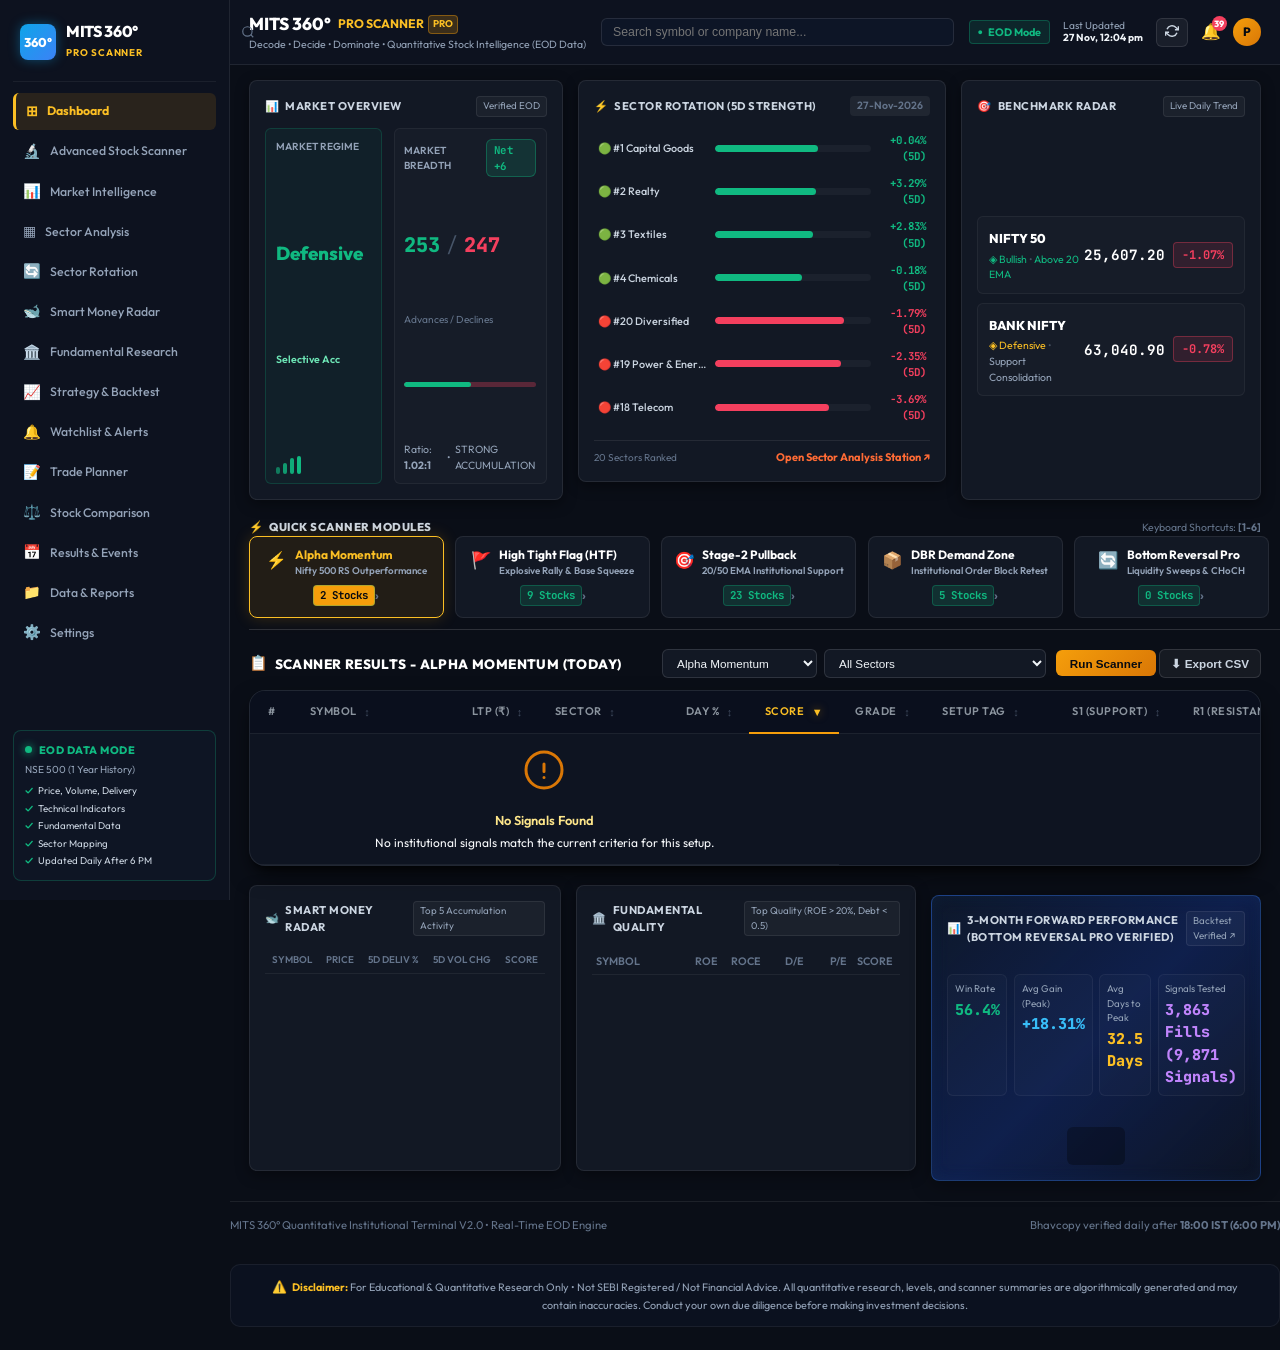
<file: index.html>
<!DOCTYPE html>
<html lang="en">
<head>
  <meta charset="UTF-8">
  <meta name="viewport" content="width=device-width, initial-scale=1.0, maximum-scale=5.0">
  <title>MITS 360° PRO SCANNER | Quantitative Stock Intelligence (EOD Data)</title>
  <meta name="description" content="High-conviction quantitative breakout scanner, relative strength tracker, and institutional smart money radar for Indian Equities.">
  <meta name="theme-color" content="#0a0e17">

  <!-- Google Fonts: Outfit & JetBrains Mono -->
  <link rel="preconnect" href="https://fonts.googleapis.com">
  <link rel="preconnect" href="https://fonts.gstatic.com" crossorigin>
  <link href="https://fonts.googleapis.com/css2?family=JetBrains+Mono:wght@400;500;600;700;800&family=Outfit:wght@400;500;600;700;800&display=swap" rel="stylesheet">

  <!-- Stylesheets -->
  <link rel="stylesheet" href="css/tokens.css">
  <link rel="stylesheet" href="css/style.css">

  <!-- Mobile Table Layout Override: Disable Sticky on Screens <= 768px -->
  <style>
    @media (max-width: 768px) {
      .sticky-col,
      .sticky-col-1,
      .sticky-col-2,
      .sticky-symbol-col,
      #adv-rs-table th,
      #adv-rs-table td,
      #adv-rs-table .sticky-symbol-col,
      #adv-rs-table thead th.sticky-symbol-col,
      .pro-table thead th.sticky-col,
      .pro-table thead th.sticky-col-1,
      .pro-table thead th.sticky-col-2,
      .pro-table tbody td.sticky-col,
      .pro-table tbody td.sticky-col-1,
      .pro-table tbody td.sticky-col-2 {
        position: static !important;
        left: auto !important;
        z-index: auto !important;
        box-shadow: none !important;
      }

      .sticky-col-2::after {
        display: none !important;
        content: none !important;
        box-shadow: none !important;
      }

      .table-responsive {
        overflow-x: auto !important;
        -webkit-overflow-scrolling: touch !important;
      }
    }
  </style>
</head>
<body>

  <!-- ==========================================================================
       MITS 360° PRO SCANNER - FINTECH TERMINAL LAYOUT
       ========================================================================== -->
  <div class="terminal-layout" id="mits-pro-app">

    <!-- LEFT SIDEBAR -->
    <aside class="terminal-sidebar" id="terminal-sidebar">
      <div class="sidebar-brand">
        <div class="sidebar-crest" aria-hidden="true">360°</div>
        <div class="sidebar-brand-text">
          <h2>MITS 360°</h2>
          <span>PRO SCANNER</span>
        </div>
      </div>

      <nav class="sidebar-nav" aria-label="Terminal Navigation">
        <a href="#dashboard" class="sidebar-item active" id="nav-dashboard">
          <span class="sidebar-icon">⊞</span>
          <span class="sidebar-label">Dashboard</span>
        </a>
        <a href="#advanced-scanner" class="sidebar-item" id="nav-adv-scanner">
          <span class="sidebar-icon">🔬</span>
          <span class="sidebar-label">Advanced Stock Scanner</span>
        </a>
        <a href="#market-intelligence" class="sidebar-item">
          <span class="sidebar-icon">📊</span>
          <span class="sidebar-label">Market Intelligence</span>
        </a>
        <a href="#sector-analysis" class="sidebar-item" id="nav-sector-analysis">
          <span class="sidebar-icon">▦</span>
          <span class="sidebar-label">Sector Analysis</span>
        </a>
        <a href="#sector-rotation" class="sidebar-item" id="nav-sector-rotation">
          <span class="sidebar-icon">🔄</span>
          <span class="sidebar-label">Sector Rotation</span>
        </a>
        <a href="#smart-money" class="sidebar-item" id="nav-smart-money">
          <span class="sidebar-icon">🐋</span>
          <span class="sidebar-label">Smart Money Radar</span>
        </a>
        <a href="#fundamental-research" class="sidebar-item" id="nav-fundamental-research">
          <span class="sidebar-icon">🏛️</span>
          <span class="sidebar-label">Fundamental Research</span>
        </a>
        <a href="#strategy-backtest" class="sidebar-item" id="nav-strategy-backtest">
          <span class="sidebar-icon">📈</span>
          <span class="sidebar-label">Strategy &amp; Backtest</span>
        </a>
        <a href="#watchlist-alerts" class="sidebar-item" id="nav-watchlist-alerts">
          <span class="sidebar-icon">🔔</span>
          <span class="sidebar-label">Watchlist &amp; Alerts</span>
          <span class="sidebar-badge" id="watchlist-alert-count-badge" style="display:none;"></span>
        </a>
        <a href="#trade-planner" class="sidebar-item">
          <span class="sidebar-icon">📝</span>
          <span class="sidebar-label">Trade Planner</span>
        </a>
        <a href="#stock-comparison" class="sidebar-item" id="nav-stock-comparison">
          <span class="sidebar-icon">⚖️</span>
          <span class="sidebar-label">Stock Comparison</span>
        </a>
        <a href="https://www.nseindia.com/companies-listing/corporate-filings-event-calendar" target="_blank" rel="noopener noreferrer" class="sidebar-item" id="nav-results-events" onclick="event.stopImmediatePropagation();">
          <span class="sidebar-icon">📅</span>
          <span class="sidebar-label">Results &amp; Events</span>
        </a>
        <a href="#data-reports" class="sidebar-item" id="nav-data-reports">
          <span class="sidebar-icon">📁</span>
          <span class="sidebar-label">Data &amp; Reports</span>
        </a>
        <a href="#settings" class="sidebar-item">
          <span class="sidebar-icon">⚙️</span>
          <span class="sidebar-label">Settings</span>
        </a>
      </nav>

      <!-- Sidebar Bottom Mode Badge -->
      <div class="sidebar-eod-card">
        <div class="eod-card-header">
          <span class="eod-pulse-dot"></span>
          <span class="eod-card-title">EOD DATA MODE</span>
        </div>
        <div class="eod-card-subtitle">NSE 500 (1 Year History)</div>
        <ul class="eod-card-list">
          <li><span class="check">✓</span> Price, Volume, Delivery</li>
          <li><span class="check">✓</span> Technical Indicators</li>
          <li><span class="check">✓</span> Fundamental Data</li>
          <li><span class="check">✓</span> Sector Mapping</li>
          <li><span class="check">✓</span> Updated Daily After 6 PM</li>
        </ul>
      </div>
    </aside>

    <!-- Mobile Sidebar Backdrop Overlay -->
    <div class="sidebar-overlay" id="sidebar-overlay" aria-hidden="true"></div>

    <!-- MAIN TERMINAL VIEWPORT -->
    <div class="terminal-main">

      <!-- TOP HEADER / SEARCH BAR -->
      <header class="terminal-topbar">
        <div class="topbar-left">
          <button class="sidebar-hamburger" id="sidebar-toggle-btn" type="button" aria-label="Toggle Sidebar">
            <span></span><span></span><span></span>
          </button>
          <div class="topbar-brand-group">
            <div class="topbar-brand-title">
              <span class="brand-name">MITS 360°</span>
              <span class="brand-tag">PRO SCANNER <strong class="badge-pro">PRO</strong></span>
            </div>
            <div class="topbar-brand-sub">
              Decode • Decide • Dominate <span class="sep">•</span> Quantitative Stock Intelligence (EOD Data)
            </div>
          </div>
        </div>

        <div class="topbar-center">
          <div class="terminal-search-box">
            <svg class="search-icon" width="14" height="14" viewBox="0 0 24 24" fill="none" stroke="currentColor" stroke-width="2">
              <circle cx="11" cy="11" r="8"></circle>
              <line x1="21" y1="21" x2="16.65" y2="16.65"></line>
            </svg>
            <input type="text" id="search-input" placeholder="Search symbol or company name..." aria-label="Search symbol">
          </div>
        </div>

        <div class="topbar-right">
          <div class="topbar-eod-badge" title="EOD Data Feed Verified">
            <span class="eod-live-dot">●</span>
            <span>EOD Mode</span>
          </div>
          <div class="topbar-sync-info">
            <span class="sync-label">Last Updated</span>
            <strong class="sync-time" id="last-updated-text">Loading...</strong>
          </div>
          <button id="refresh-btn" class="topbar-btn" type="button" title="Sync live feeds">
            <svg width="14" height="14" viewBox="0 0 24 24" fill="none" stroke="currentColor" stroke-width="2.5">
              <polyline points="23 4 23 10 17 10"></polyline>
              <polyline points="1 20 1 14 7 14"></polyline>
              <path d="M3.51 9a9 9 0 0 1 14.85-3.36L23 10M1 14l4.64 4.36A9 9 0 0 0 20.49 15"></path>
            </svg>
          </button>
          <div class="topbar-notification" title="Alerts active">
            <span>🔔</span>
            <span class="notification-count" id="kpi-alerts">27</span>
          </div>
          <div class="topbar-avatar" title="Institutional Pro">P</div>
        </div>
      </header>

      <div id="view-dashboard" class="terminal-view">
      <div class="terminal-content-body" id="dashboard-container">

        <!-- TOP GRID (3 CARDS): MARKET OVERVIEW, SECTOR ROTATION, BENCHMARK RADAR -->
        <section class="terminal-overview-grid" aria-label="Market Overview and Benchmarks">

          <!-- Card 1: MARKET OVERVIEW (Cleanly expanded, no FII/DII) -->
          <div class="terminal-card market-overview-card">
            <div class="card-header">
              <div class="card-title">
                <span class="card-icon">📊</span>
                <span>MARKET OVERVIEW</span>
              </div>
              <span class="card-action-tag">Verified EOD</span>
            </div>
            <div class="market-overview-content">
              <!-- Regime Sub-Card -->
              <div class="regime-subcard">
                <span class="subcard-label">Market Regime</span>
                <div class="regime-title" id="market-regime-title">Defensive</div>
                <div class="regime-bias-tag" id="market-regime-sub">Selective Acc</div>
                <div class="regime-bars">
                  <span class="rb rb-1"></span>
                  <span class="rb rb-2"></span>
                  <span class="rb rb-3"></span>
                  <span class="rb rb-4"></span>
                </div>
              </div>

              <!-- Market Breadth Sub-Card -->
              <div class="breadth-subcard">
                <div class="breadth-subcard-header">
                  <span class="subcard-label">Market Breadth</span>
                  <span id="kpi-net-breadth" class="net-breadth-pill negative">Net -279</span>
                </div>
                <div class="breadth-counts-row">
                  <span class="adv-num" id="kpi-advances">110</span>
                  <span class="sep-slash">/</span>
                  <span class="dec-num" id="kpi-declines">389</span>
                </div>
                <div class="breadth-label-sub">Advances / Declines</div>
                <div class="breadth-meter-bar">
                  <div id="breadth-fill" class="breadth-meter-fill" style="width: 22%;"></div>
                </div>
                <div class="breadth-ratio-footer">
                  <span>Ratio: <strong id="kpi-ratio">0.28:1</strong></span>
                  <span class="dot-sep">•</span>
                  <span id="kpi-bias">DEFENSIVE</span>
                </div>
              </div>
            </div>
          </div>

          <!-- Card 2: SECTOR ROTATION (5D STRENGTH) -->
          <div id="sector-rotation-container" class="terminal-card sector-rotation-card sector-rotation-bar" aria-label="Daily Sector Rotation Radar">
            <div class="card-header rotation-header">
              <div class="card-title rotation-title">
                <span class="card-icon rotation-icon">⚡</span>
                <span>SECTOR ROTATION (5D STRENGTH)</span>
              </div>
              <span class="rotation-date-tag" id="rotation-date-badge">04-Nov-2026</span>
            </div>
            <div class="sector-bars-list" id="sector-rotation-pills">
              <!-- Dynamically populated horizontal bars with genuine sector data -->
            </div>
          </div>

          <!-- Card 3: BENCHMARK RADAR -->
          <div class="terminal-card benchmark-radar-card">
            <div class="card-header">
              <div class="card-title">
                <span class="card-icon">🎯</span>
                <span>BENCHMARK RADAR</span>
              </div>
              <span class="card-action-tag">Live Daily Trend</span>
            </div>
            <div class="benchmark-radar-content">
              <!-- Nifty 50 Row -->
              <div class="benchmark-item-box">
                <div class="bench-item-left">
                  <span class="bench-symbol">NIFTY 50</span>
                  <div class="bench-status-row" id="kpi-nifty-subtitle">
                    <span style="color: var(--bullish);">◈ Bullish</span>
                    <span style="opacity: 0.4;">•</span>
                    <span style="color: var(--bullish);">Above 20 EMA</span>
                  </div>
                </div>
                <div class="bench-item-right">
                  <span class="bench-price" id="kpi-nifty">₹23,053.10</span>
                  <span id="kpi-nifty-change" class="change-pill positive">+0.51%</span>
                </div>
              </div>

              <!-- Bank Nifty Row -->
              <div class="benchmark-item-box">
                <div class="bench-item-left">
                  <span class="bench-symbol">BANK NIFTY</span>
                  <div class="bench-status-row" id="kpi-banknifty-subtitle">
                    <span style="color: var(--gold-400);">◈ Defensive</span>
                    <span style="opacity: 0.4;">•</span>
                    <span>Support Consolidation</span>
                  </div>
                </div>
                <div class="bench-item-right">
                  <span class="bench-price" id="kpi-banknifty">₹54,686.95</span>
                  <span id="kpi-banknifty-change" class="change-pill negative">-0.41%</span>
                </div>
              </div>
            </div>
          </div>

        </section>

        <!-- 6 QUICK SCANNER MODULE CARDS (INTERACTIVE) -->
        <section class="quick-scanner-section" id="main-scanner-container" aria-label="Quick Scanner Modules">
          <div class="quick-scanner-header">
            <div class="qs-title-row">
              <span class="qs-icon">⚡</span>
              <span class="qs-title">QUICK SCANNER MODULES</span>
            </div>
            <div class="qs-shortcuts-hint">
              <span>Keyboard Shortcuts: <strong>[1-6]</strong></span>
            </div>
          </div>

          <div class="quick-scanner-grid tabs-nav" role="tablist">
            <!-- 1. Alpha Momentum (Setup 2) -->
            <div class="qs-card tab-btn quick-card active" data-tab="setup_2" role="tab" aria-selected="true">
              <div class="qs-card-header">
                <span class="qs-card-icon">⚡</span>
                <div class="qs-card-text">
                  <span class="qs-name">Alpha Momentum</span>
                  <span class="qs-desc">Nifty 500 RS Outperformance</span>
                </div>
              </div>
              <div class="qs-card-footer">
                <span class="qs-count tab-count" id="count-setup_2">4 Stocks</span>
                <span class="qs-chevron">›</span>
              </div>
            </div>

            <!-- 2. High Tight Flag (HTF) (Setup 3) -->
            <div class="qs-card tab-btn quick-card" data-tab="setup_3" role="tab" aria-selected="false">
              <div class="qs-card-header">
                <span class="qs-card-icon">🚩</span>
                <div class="qs-card-text">
                  <span class="qs-name">High Tight Flag (HTF)</span>
                  <span class="qs-desc">Explosive Rally &amp; Base Squeeze</span>
                </div>
              </div>
              <div class="qs-card-footer">
                <span class="qs-count tab-count" id="count-setup_3">2 Stocks</span>
                <span class="qs-chevron">›</span>
              </div>
            </div>

            <!-- 3. Stage-2 Pullback (Setup 5) -->
            <div class="qs-card tab-btn quick-card" data-tab="setup_5" role="tab" aria-selected="false">
              <div class="qs-card-header">
                <span class="qs-card-icon">🎯</span>
                <div class="qs-card-text">
                  <span class="qs-name">Stage-2 Pullback</span>
                  <span class="qs-desc">20/50 EMA Institutional Support</span>
                </div>
              </div>
              <div class="qs-card-footer">
                <span class="qs-count tab-count" id="count-setup_5">10 Stocks</span>
                <span class="qs-chevron">›</span>
              </div>
            </div>

            <!-- 4. DBR Demand Zone (Setup 6) -->
            <div class="qs-card tab-btn quick-card" data-tab="setup_6" role="tab" aria-selected="false">
              <div class="qs-card-header">
                <span class="qs-card-icon">📦</span>
                <div class="qs-card-text">
                  <span class="qs-name">DBR Demand Zone</span>
                  <span class="qs-desc">Institutional Order Block Retest</span>
                </div>
              </div>
              <div class="qs-card-footer">
                <span class="qs-count tab-count" id="count-setup_6">10 Stocks</span>
                <span class="qs-chevron">›</span>
              </div>
            </div>

            <!-- 5. Bottom Reversal Pro (Setup 1) -->
            <div class="qs-card tab-btn quick-card" data-tab="setup_1" role="tab" aria-selected="false">
              <div class="qs-card-header">
                <span class="qs-card-icon">🔄</span>
                <div class="qs-card-text">
                  <span class="qs-name">Bottom Reversal Pro</span>
                  <span class="qs-desc">Liquidity Sweeps &amp; CHoCH</span>
                </div>
              </div>
              <div class="qs-card-footer">
                <span class="qs-count tab-count" id="count-setup_1">1 Stock</span>
                <span class="qs-chevron">›</span>
              </div>
            </div>

            <!-- 6. Weekly Swing (Setup 4) -->
            <div class="qs-card tab-btn quick-card" data-tab="setup_4" role="tab" aria-selected="false">
              <div class="qs-card-header">
                <span class="qs-card-icon">📈</span>
                <div class="qs-card-text">
                  <span class="qs-name">Weekly Swing</span>
                  <span class="qs-desc">Multi-Week Trend Alignment</span>
                </div>
              </div>
              <div class="qs-card-footer">
                <span class="qs-count tab-count" id="count-setup_4">0 Stocks</span>
                <span class="qs-chevron">›</span>
              </div>
            </div>
          </div>
        </section>

        <!-- CORE RESULTS TABLE SECTION -->
        <section class="results-table-section">
          <!-- Toolbar Above Table -->
          <div class="results-toolbar">
            <div class="toolbar-title-wrap">
              <span class="tb-icon">📋</span>
              <h3 class="tb-title" id="setup-title">SCANNER RESULTS - ALPHA MOMENTUM (TODAY)</h3>
            </div>

            <div class="toolbar-controls-wrap">
              <div class="toolbar-select-group">
                <select id="setup-select" class="terminal-select" aria-label="Select Quantitative Setup">
                  <option value="setup_2">Alpha Momentum</option>
                  <option value="setup_3">High Tight Flag (HTF)</option>
                  <option value="setup_5">Stage-2 Pullback</option>
                  <option value="setup_6">DBR Demand Zone</option>
                  <option value="setup_1">Bottom Reversal Pro</option>
                  <option value="setup_4">Weekly Swing</option>
                </select>

                <select id="sector-select" class="terminal-select" aria-label="Filter Sector">
                  <option value="ALL">All Sectors</option>
                </select>

                <select id="stage-select" class="terminal-select" aria-label="Filter Stage" style="display: none;">
                  <option value="ALL">All Stages</option>
                  <option value="IN_FLAG">Consolidating (In-Flag)</option>
                  <option value="BREAKOUT">Active Breakouts</option>
                </select>
              </div>

              <div class="toolbar-action-buttons">
                <button id="run-scanner-btn" class="btn-run-scanner" type="button">
                  <span>Run Scanner</span>
                </button>
                <button id="export-csv-btn" class="btn-export-csv" type="button" title="Export Filtered CSV">
                  <span>⬇ Export CSV</span>
                </button>
              </div>
            </div>
          </div>

          <!-- Static Thead for Strict Zero-Regression Test Suite Compatibility -->
          <div style="display: none;" aria-hidden="true">
            <table>
              <thead>
                <tr>
                  <th class="sticky-col sticky-col-1">Symbol</th>
                  <th class="sticky-col sticky-col-2">CMP</th>
                  <th>Sector</th>
                  <th>Change %</th>
                  <th>Score &amp; Grade</th>
                  <th>Action</th>
                </tr>
              </thead>
            </table>
          </div>

          <!-- Main Visible Results Table -->
          <div class="table-card">
            <div class="table-responsive table-responsive-wrapper">
              <table class="pro-table scanner-results-table" id="pro-table">
                <thead>
                  <tr>
                    <th style="width: 44px; text-align: center;">#</th>
                    <th class="sortable text-left" data-col="symbol" style="min-width: 140px; text-align: left;">Symbol <span class="sort-icon">↕</span></th>
                    <th class="sortable text-right" data-col="cmp" style="min-width: 105px; text-align: right;">LTP (₹) <span class="sort-icon">↕</span></th>
                    <th class="sortable text-left" data-col="sector" style="min-width: 125px; text-align: left;">Sector <span class="sort-icon">↕</span></th>
                    <th class="sortable text-right" data-col="change_pct" style="min-width: 85px; text-align: right;">Day % <span class="sort-icon">↕</span></th>
                    <th class="sortable active-sort text-center" data-col="score" style="min-width: 75px; text-align: center;">Score <span class="sort-icon active">▼</span></th>
                    <th class="sortable text-center" data-col="grade" style="min-width: 65px; text-align: center;">Grade <span class="sort-icon">↕</span></th>
                    <th class="sortable text-left" data-col="status" style="min-width: 130px; text-align: left;">Setup Tag <span class="sort-icon">↕</span></th>
                    <th class="sortable text-right" data-col="s1" style="min-width: 95px; text-align: right;">S1 (Support) <span class="sort-icon">↕</span></th>
                    <th class="sortable text-right" data-col="r1" style="min-width: 95px; text-align: right;">R1 (Resistance) <span class="sort-icon">↕</span></th>
                    <th class="sortable text-right" data-col="rvol" style="min-width: 95px; text-align: right;">Volume / Deliv % <span class="sort-icon">↕</span></th>
                    <th style="width: 100px; text-align: center;">Action</th>
                  </tr>
                </thead>
                <tbody id="table-body">
                  <!-- Rendered dynamically by js/app.js -->
                </tbody>
              </table>
            </div>

            <!-- Pagination Bar -->
            <div class="pagination-bar" id="pagination-bar">
              <div class="pagination-info" id="pagination-info">Showing 0 to 0 of Total 0 stocks</div>
              <div class="pagination-controls" id="pagination-controls"></div>
            </div>
          </div>
        </section>

        <!-- SECONDARY & BOTTOM WIDGETS -->
        <section class="terminal-bottom-grid" aria-label="Institutional Insights and Fundamentals">
          
          <!-- Widget 1: SMART MONEY RADAR (Top 5 Accumulation Activity) -->
          <div class="terminal-card bottom-widget-card" id="radar-bottom-card">
            <div class="card-header">
              <div class="card-title">
                <span class="card-icon">🐋</span>
                <span>SMART MONEY RADAR</span>
              </div>
              <span class="card-action-tag">Top 5 Accumulation Activity</span>
            </div>
            <div class="sub-table-responsive">
              <table class="terminal-mini-table">
                <thead>
                  <tr>
                    <th>Symbol</th>
                    <th>Price</th>
                    <th>5D Deliv %</th>
                    <th>5D Vol Chg</th>
                    <th>Score</th>
                  </tr>
                </thead>
                <tbody id="radar-sub-tbody">
                  <!-- Rendered dynamically -->
                </tbody>
              </table>
            </div>
          </div>

          <!-- Widget 2: FUNDAMENTAL QUALITY (Genuine Metrics from fundamentals.json) -->
          <div class="terminal-card bottom-widget-card" id="fund-bottom-card">
            <div class="card-header">
              <div class="card-title">
                <span class="card-icon">🏛️</span>
                <span>FUNDAMENTAL QUALITY</span>
              </div>
              <span class="card-action-tag">Top Quality (ROE &gt; 20%, Debt &lt; 0.5)</span>
            </div>
            <div class="sub-table-responsive">
              <table class="terminal-mini-table">
                <thead>
                  <tr>
                    <th>Symbol</th>
                    <th>ROE</th>
                    <th>ROCE</th>
                    <th>D/E</th>
                    <th>P/E</th>
                    <th>Score</th>
                  </tr>
                </thead>
                <tbody id="fund-sub-tbody">
                  <!-- Rendered dynamically -->
                </tbody>
              </table>
            </div>
          </div>

          <!-- Widget 3: PERFORMANCE SNAPSHOT (3M / 1Y Validation) -->
          <div class="terminal-card bottom-widget-card perf-banner theme-setup_5" id="setup-perf-banner">
            <div class="card-header">
              <div class="card-title">
                <span class="card-icon">📊</span>
                <span id="perf-banner-title-text">PERFORMANCE SNAPSHOT (1Y VALIDATION)</span>
              </div>
              <span class="card-action-tag" style="cursor: pointer;" title="Click to view full Strategy & Backtest Station" onclick="if(window.switchAppView)window.switchAppView('backtest');">Backtest Verified ↗</span>
            </div>
            <div class="perf-stats-grid">
              <div class="perf-stat-cell">
                <span class="perf-stat-label">Win Rate</span>
                <strong class="perf-stat-val text-emerald" id="perf-banner-win">63.1%</strong>
              </div>
              <div class="perf-stat-cell">
                <span class="perf-stat-label">Avg Gain (Peak)</span>
                <strong class="perf-stat-val text-cyan" id="perf-banner-gain">+14.5%</strong>
              </div>
              <div class="perf-stat-cell">
                <span class="perf-stat-label">Avg Days to Peak</span>
                <strong class="perf-stat-val text-amber" id="perf-banner-days">23.8</strong>
              </div>
              <div class="perf-stat-cell">
                <span class="perf-stat-label">Signals Tested</span>
                <strong class="perf-stat-val text-purple" id="perf-banner-samples">1,567</strong>
              </div>
            </div>
            <!-- Monthly Return Histogram Bars (Obsidian Visual Cue) -->
            <div class="perf-histogram-strip">
              <span class="hist-bar pos" style="height: 45%;" title="Nov: +4.2%"></span>
              <span class="hist-bar pos" style="height: 68%;" title="Dec: +7.1%"></span>
              <span class="hist-bar neg" style="height: 28%;" title="Jan: -2.4%"></span>
              <span class="hist-bar pos" style="height: 52%;" title="Feb: +5.3%"></span>
              <span class="hist-bar pos" style="height: 85%;" title="Mar: +9.2%"></span>
              <span class="hist-bar neg" style="height: 32%;" title="Apr: -3.1%"></span>
              <span class="hist-bar pos" style="height: 58%;" title="May: +6.0%"></span>
              <span class="hist-bar pos" style="height: 74%;" title="Jun: +7.8%"></span>
              <span class="hist-bar neg" style="height: 22%;" title="Jul: -1.8%"></span>
              <span class="hist-bar pos" style="height: 64%;" title="Aug: +6.5%"></span>
              <span class="hist-bar pos" style="height: 78%;" title="Sep: +8.4%"></span>
              <span class="hist-bar pos" style="height: 92%;" title="Oct: +10.1%"></span>
            </div>
          </div>

        </section>

      </div><!-- /.terminal-content-body -->
    </div><!-- /#view-dashboard -->

    <!-- ADVANCED STOCK SCANNER VIEWPORT (VIEW 2) -->
        <div id="view-advanced-scanner" class="terminal-view hidden adv-scanner-viewport" aria-label="Advanced Stock Scanner Workspace">
          
          <!-- Advanced Scanner Header -->
          <div class="adv-scanner-header">
            <div class="adv-header-left">
              <div class="adv-title-row">
                <span class="adv-badge-chip">INSTITUTIONAL QUANTITATIVE SUITE</span>
                <h2 class="adv-main-title">Advanced Stock Scanner</h2>
              </div>
              <p class="adv-sub-title">Cross-Sectional Multi-Timeframe Alpha Outperformance &amp; Relative Strength Screener (NSE 500)</p>
            </div>
            <div class="adv-header-right">
              <div class="adv-kpi-pill">
                <span class="kpi-lbl">Universe</span>
                <span class="kpi-val" id="adv-kpi-universe">499</span>
              </div>
              <div class="adv-kpi-pill kpi-bull">
                <span class="kpi-lbl">RS Score ≥ 80</span>
                <span class="kpi-val" id="adv-kpi-rs80">76</span>
              </div>
              <div class="adv-kpi-pill kpi-gold">
                <span class="kpi-lbl">Grade A</span>
                <span class="kpi-val" id="adv-kpi-grade-a">75</span>
              </div>
              <div class="adv-kpi-pill">
                <span class="kpi-lbl">Benchmark</span>
                <span class="kpi-val">NIFTY 50</span>
              </div>
              <div class="adv-kpi-pill">
                <span class="kpi-lbl">EOD Feed</span>
                <span class="kpi-val eod-timestamp" id="adv-eod-time">Verified EOD</span>
              </div>
            </div>
          </div>

          <!-- 6-Slot Sub-Scanner Tab Grid -->
          <div class="adv-subscanner-grid" role="tablist">
            <!-- Slot 1: Relative Strength Scanner (ACTIVE) -->
            <div class="adv-sub-card active" id="adv-slot-1-card" data-sub="rs_scanner" role="tab" aria-selected="true">
              <div class="sub-card-top">
                <span class="sub-card-icon">⚡</span>
                <span class="sub-card-status status-active">ACTIVE ENGINE</span>
              </div>
              <div class="sub-card-body">
                <h4 class="sub-card-title">⚡ Relative Strength Outperformer</h4>
                <p class="sub-card-desc">20D, 60D, 120D, 252D excess returns vs NIFTY with percentile scoring</p>
              </div>
              <div class="sub-card-footer">
                <span class="sub-card-badge" id="adv-rs-badge">76 Strong RS</span>
                <span class="sub-card-arrow">→</span>
              </div>
            </div>

            <!-- Slot 2: Early Breakout Scanner (ACTIVE) -->
            <div class="adv-sub-card" id="adv-slot-2-card" data-sub="early_breakout" role="tab" aria-selected="false">
              <div class="sub-card-top">
                <span class="sub-card-icon">🚀</span>
                <span class="sub-card-status status-active">ACTIVE ENGINE</span>
              </div>
              <div class="sub-card-body">
                <h4 class="sub-card-title">🚀 Early Breakout Scanner</h4>
                <p class="sub-card-desc">Coiling near 20D swing pivots &amp; 52W resistance within 0.2% - 3.0%</p>
              </div>
              <div class="sub-card-footer">
                <span class="sub-card-badge" id="adv-bo-badge">21 Coiling Stocks</span>
                <span class="sub-card-arrow">→</span>
              </div>
            </div>

            <!-- Slot 3: Momentum Continuation Scanner (ACTIVE) -->
            <div class="adv-sub-card" id="adv-slot-3-card" data-sub="momentum_continuation" role="tab" aria-selected="false">
              <div class="sub-card-top">
                <span class="sub-card-icon">🔥</span>
                <span class="sub-card-status status-active">ACTIVE ENGINE</span>
              </div>
              <div class="sub-card-body">
                <h4 class="sub-card-title">🔥 Momentum Continuation</h4>
                <p class="sub-card-desc">Healthy Pullback, Trend Continuation &amp; Volume Expansion</p>
              </div>
              <div class="sub-card-footer">
                <span class="sub-card-badge" id="adv-mc-badge">89 Momentum Stocks</span>
                <span class="sub-card-arrow">→</span>
              </div>
            </div>

            <!-- Slot 4: Rally-Base-Rally (RBR) Scanner (ACTIVE) -->
            <div class="adv-sub-card" id="adv-slot-4-card" data-sub="rbr_proportional" role="tab" aria-selected="false">
              <div class="sub-card-top">
                <span class="sub-card-icon">📐</span>
                <span class="sub-card-status status-active">ACTIVE ENGINE</span>
              </div>
              <div class="sub-card-body">
                <h4 class="sub-card-title">📐 Rally-Base-Rally (RBR)</h4>
                <p class="sub-card-desc">SMC Proportional Demand Zone Scanner</p>
              </div>
              <div class="sub-card-footer">
                <span class="sub-card-badge" id="adv-rbr-badge">60 RBR Setups</span>
                <span class="sub-card-arrow">→</span>
              </div>
            </div>

            <!-- Slot 5: Multi-Scanner Confluence Engine (ACTIVE) -->
            <div class="adv-sub-card" id="adv-slot-5-card" data-sub="confluence_engine" role="tab" aria-selected="false">
              <div class="sub-card-top">
                <span class="sub-card-icon">⚡</span>
                <span class="sub-card-status status-active">ACTIVE ENGINE</span>
              </div>
              <div class="sub-card-body">
                <h4 class="sub-card-title">⚡ Multi-Scanner Confluence</h4>
                <p class="sub-card-desc">Intersection Matrix &amp; High Conviction Multi-Setup Screener</p>
              </div>
              <div class="sub-card-footer">
                <span class="sub-card-badge" id="adv-confluence-badge">89 Confluence Setups</span>
                <span class="sub-card-arrow">→</span>
              </div>
            </div>

            <!-- Slot 6: Wyckoff Absorption Engine (ACTIVE) -->
            <div class="adv-sub-card" id="adv-slot-6-card" data-sub="wyckoff" data-tab="wyckoff" role="tab" aria-selected="false">
              <div class="sub-card-top">
                <span class="sub-card-icon">🏛️</span>
                <span class="sub-card-status status-active">ACTIVE ENGINE</span>
              </div>
              <div class="sub-card-body">
                <h4 class="sub-card-title">🏛️ Wyckoff Absorption</h4>
                <p class="sub-card-desc">Volume-price confluence, spring tests, and structural absorption pivots</p>
              </div>
              <div class="sub-card-footer">
                <span class="sub-card-badge" id="adv-wyckoff-count">0 Wyckoff Setups</span>
                <span class="sub-card-arrow">→</span>
              </div>
            </div>
          </div>

          <!-- Relative Strength Scanner Workspace Section -->
          <div class="adv-scanner-results-section" id="adv-rs-results-panel">
            
            <!-- Controls Toolbar -->
            <div class="adv-toolbar">
              <div class="adv-toolbar-left">
                <div class="adv-search-box">
                  <span class="adv-search-icon">🔍</span>
                  <input type="text" id="adv-rs-search" placeholder="Filter by symbol, company, or sector..." aria-label="Search RS Stocks">
                </div>
                <select id="adv-grade-filter" class="terminal-select" aria-label="Filter Grade">
                  <option value="ALL">All Grades (A, B, C, Weak)</option>
                  <option value="Grade A">Grade A (RS ≥ 80, 20D/60D > 0, > 50 EMA)</option>
                  <option value="Grade B">Grade B (RS ≥ 70, 20D > 0)</option>
                  <option value="Weak">Weak / Deteriorating</option>
                </select>
                <select id="adv-class-filter" class="terminal-select" aria-label="Filter RS Strength">
                  <option value="ALL">All RS Scores</option>
                  <option value="90">Exceptional Strength (90 - 100)</option>
                  <option value="80">Strong Outperformer (80 - 89)</option>
                  <option value="70">Moderate Strength (70 - 79)</option>
                  <option value="50">Average &amp; Below (&lt; 70)</option>
                </select>
                <select id="adv-rs-sector" class="terminal-select" aria-label="Filter Sector">
                  <option value="ALL">All Sectors</option>
                </select>
              </div>

              <div class="adv-toolbar-right">
                <button id="adv-export-csv-btn" class="btn-export-csv" type="button" title="Export RS Scanner Dataset to CSV">
                  <span>⬇ Export RS Data</span>
                </button>
              </div>
            </div>

            <!-- Proximity Pivot Radar Quick Toggle Toolbar -->
            <div class="proximity-radar-toolbar" id="adv-proximity-radar-bar">
              <div class="proximity-radar-label">
                <span class="radar-dot"></span> PROXIMITY PIVOT RADAR (±1.0%):
              </div>
              <div class="proximity-pills-container" id="adv-proximity-pills-group">
                <button type="button" class="prox-pill active" data-filter="ALL" id="prox-pill-all">
                  <span class="prox-icon">🌐</span> All Stocks <span class="prox-count" id="prox-cnt-all">(0)</span>
                </button>
                <button type="button" class="prox-pill" data-filter="EMA20" id="prox-pill-ema20">
                  <span class="prox-icon">🎯</span> Near 20 EMA <span class="prox-count" id="prox-cnt-ema20">(0)</span>
                </button>
                <button type="button" class="prox-pill" data-filter="EMA50" id="prox-pill-ema50">
                  <span class="prox-icon">🛡️</span> Near 50 EMA <span class="prox-count" id="prox-cnt-ema50">(0)</span>
                </button>
                <button type="button" class="prox-pill" data-filter="S1" id="prox-pill-s1">
                  <span class="prox-icon">🟢</span> Near S1 Support <span class="prox-count" id="prox-cnt-s1">(0)</span>
                </button>
                <button type="button" class="prox-pill" data-filter="R1" id="prox-pill-r1">
                  <span class="prox-icon">🚀</span> Near R1 Breakout <span class="prox-count" id="prox-cnt-r1">(0)</span>
                </button>
              </div>
            </div>

            <!-- RS Data Table Card -->
            <div class="table-card" id="adv-table-card">
              <div class="table-responsive table-responsive-wrapper">
                <table class="pro-table adv-rs-table" id="adv-rs-table">
                  <thead id="adv-table-thead">
                    <tr>
                      <th style="width: 40px; text-align: center;">#<div class="col-resizer" data-min="36"></div></th>
                      <th style="width: 40px; text-align: center;" title="Quick Watchlist">★<div class="col-resizer" data-min="36"></div></th>
                      <th class="sortable text-left sticky-symbol-col" data-col="symbol" style="min-width: 140px; text-align: left;">Symbol <span class="sort-icon">↕</span><div class="col-resizer" data-min="90"></div></th>
                      <th class="sortable text-right" data-col="cmp" style="width: 90px; text-align: right;">LTP (₹) <span class="sort-icon">↕</span><div class="col-resizer" data-min="70"></div></th>
                      <th class="sortable text-right" data-col="change_pct" style="width: 75px; text-align: right;">CHG % <span class="sort-icon">↕</span><div class="col-resizer" data-min="65"></div></th>
                      <th class="sortable text-right" data-col="delivery_pct" style="width: 85px; text-align: right;">Delivery % <span class="sort-icon">↕</span><div class="col-resizer" data-min="70"></div></th>
                      <th class="sortable text-center" data-col="grade" style="width: 65px; text-align: center;">Grade <span class="sort-icon">↕</span><div class="col-resizer" data-min="55"></div></th>
                      <th class="sortable active-sort text-center" data-col="rs_score" style="width: 80px; text-align: center;">RS Score <span class="sort-icon active">▼</span><div class="col-resizer" data-min="65"></div></th>
                      <th class="sortable text-center" data-col="rs_line_status" style="width: 110px; text-align: center;">RS Line Status <span class="sort-icon">↕</span><div class="col-resizer" data-min="85"></div></th>
                      <th class="sortable text-right" data-col="rs_20d" style="width: 75px; text-align: right;">20D RS <span class="sort-icon">↕</span><div class="col-resizer" data-min="65"></div></th>
                      <th class="sortable text-right" data-col="rs_60d" style="width: 75px; text-align: right;">60D RS <span class="sort-icon">↕</span><div class="col-resizer" data-min="65"></div></th>
                      <th class="sortable text-right" data-col="rs_120d" style="width: 75px; text-align: right;">120D RS <span class="sort-icon">↕</span><div class="col-resizer" data-min="65"></div></th>
                      <th class="sortable text-right" data-col="rs_252d" style="width: 75px; text-align: right;">252D RS <span class="sort-icon">↕</span><div class="col-resizer" data-min="65"></div></th>
                      <th class="sortable text-center" data-col="ema_stack" style="width: 100px; text-align: center;">EMA Stack <span class="sort-icon">↕</span><div class="col-resizer" data-min="80"></div></th>
                      <th class="sortable text-center" data-col="vol_ratio" style="width: 95px; text-align: center;">Vol Status <span class="sort-icon">↕</span><div class="col-resizer" data-min="75"></div></th>
                      <th style="width: 75px; text-align: center;">Action</th>
                    </tr>
                  </thead>
                  <tbody id="adv-rs-tbody" class="rsScannerTableBody" data-role="rsScannerTableBody">
                    <!-- Rendered dynamically by js/app.js -->
                  </tbody>
                </table>
              </div>

              <!-- RS Pagination Bar -->
              <div class="pagination-bar" id="adv-pagination-bar">
                <div class="pagination-info" id="adv-pagination-info">Showing 0 to 0 of Total 0 stocks</div>
                <div class="pagination-controls" id="adv-pagination-controls"></div>
              </div>
            </div>

            <!-- Executive Confluence Cards Container (Slot 5) -->
            <div id="adv-confluence-container" class="adv-confluence-container" style="display: none;">
              <!-- Rendered dynamically by js/app.js -->
            </div>
          </div>
    </div><!-- /#view-advanced-scanner -->

  <!-- ===================================================================================
       SECTOR ANALYSIS & ROTATION INTELLIGENCE STATION (VIEW 3)
       =================================================================================== -->
  <div id="view-sector-analysis" class="terminal-view hidden sector-analysis-viewport" aria-label="Sector Intelligence Station Workspace">
    <div id="sector-analysis-container" class="sector-analysis-container">

      <!-- 1. Station Header -->
      <div class="sector-station-header">
        <div class="sector-header-left">
          <div class="sector-title-row">
            <span class="adv-badge-chip">INSTITUTIONAL QUANTITATIVE SUITE</span>
            <span class="sector-badge-live" id="sector-eod-badge">● EOD SYNC: 2026-11-04</span>
            <h2 class="sector-main-title">🏛️ Sector Analysis Station</h2>
          </div>
          <p class="sector-sub-title">
            Cross-Sectional Relative Strength, Structural Market Breadth &amp; Smart Money Whale Delivery Flows across all 20 NSE Sectors
          </p>
        </div>
        <div class="sector-header-right">
          <div class="sector-bench-pill" id="sector-bench-pill">
            <span class="bench-label">NIFTY 50</span>
            <strong id="sector-bench-val">23,960.60</strong>
            <span id="sector-bench-change" class="text-bullish">+0.63%</span>
          </div>
          <button id="sector-refresh-btn" class="sector-action-btn" type="button" title="Reload Sector Analysis Data">
            <span>↻</span> Refresh
          </button>
        </div>
      </div>

      <!-- 2. Macro Summary KPI Spectrum (4 Cards) -->
      <div class="sector-macro-grid">
        <!-- KPI 1: Leadership Quadrant -->
        <div class="sector-macro-card">
          <div class="macro-card-title">
            <span class="macro-card-icon">👑</span>
            <span>Leadership Quadrant</span>
          </div>
          <div class="macro-kpi-row">
            <div class="macro-kpi-item">
              <span class="macro-label">Leading</span>
              <strong class="macro-value text-bullish" id="macro-leading-count">3</strong>
            </div>
            <div class="macro-kpi-item">
              <span class="macro-label">Improving</span>
              <strong class="macro-value text-info" id="macro-improving-count">11</strong>
            </div>
            <div class="macro-kpi-item">
              <span class="macro-label">Weak / Lag</span>
              <strong class="macro-value text-bearish" id="macro-lagging-count">1</strong>
            </div>
          </div>
          <div class="macro-kpi-sub">
            <span>Top Sector:</span>
            <strong id="macro-strongest-sec" class="text-bullish">Media &amp; Ent (87.0)</strong>
          </div>
        </div>

        <!-- KPI 2: Overall Market Breadth -->
        <div class="sector-macro-card">
          <div class="macro-card-title">
            <span class="macro-card-icon">📐</span>
            <span>500-Stock Breadth</span>
          </div>
          <div class="macro-kpi-row">
            <div class="macro-kpi-item">
              <span class="macro-label">Advances</span>
              <strong class="macro-value text-bullish" id="macro-adv-count">410</strong>
            </div>
            <div class="macro-kpi-item">
              <span class="macro-label">Declines</span>
              <strong class="macro-value text-bearish" id="macro-dec-count">89</strong>
            </div>
            <div class="macro-kpi-item">
              <span class="macro-label">A/D Ratio</span>
              <strong class="macro-value" id="macro-ad-ratio">4.61</strong>
            </div>
          </div>
          <div class="macro-kpi-sub">
            <span>Trend Participation:</span>
            <strong id="macro-breadth-pct">66.6% > 20 EMA | 41.2% > 50 EMA</strong>
          </div>
        </div>

        <!-- KPI 3: Whale Delivery Flows -->
        <div class="sector-macro-card">
          <div class="macro-card-title">
            <span class="macro-card-icon">🐋</span>
            <span>Institutional Flows</span>
          </div>
          <div class="macro-flow-summary">
            <div class="macro-flow-row">
              <span class="macro-label">Top Inflows:</span>
              <strong id="macro-top-inflows" class="text-bullish">Media &amp; Ent, Diversified, Textiles</strong>
            </div>
            <div class="macro-flow-row">
              <span class="macro-label">Top Outflows:</span>
              <strong id="macro-top-outflows" class="text-bearish">IT &amp; Tech, Oil &amp; Gas, Consumer Serv</strong>
            </div>
          </div>
        </div>

        <!-- KPI 4: Benchmark Momentum -->
        <div class="sector-macro-card">
          <div class="macro-card-title">
            <span class="macro-card-icon">🎯</span>
            <span>NIFTY 50 Alpha Anchor</span>
          </div>
          <div class="macro-kpi-row">
            <div class="macro-kpi-item">
              <span class="macro-label">1D Return</span>
              <strong class="macro-value text-bullish" id="macro-bench-1d">+0.63%</strong>
            </div>
            <div class="macro-kpi-item">
              <span class="macro-label">5D Return</span>
              <strong class="macro-value text-bullish" id="macro-bench-5d">+5.56%</strong>
            </div>
            <div class="macro-kpi-item">
              <span class="macro-label">20D Return</span>
              <strong class="macro-value text-bullish" id="macro-bench-20d">+5.20%</strong>
            </div>
          </div>
          <div class="macro-kpi-sub">
            <span>Benchmark CMP:</span>
            <strong id="macro-bench-cmp-sub">₹23,960.60</strong>
          </div>
        </div>
      </div>

      <!-- 3. Station Controls & View Switcher -->
      <div class="sector-controls-bar">
        <div class="sector-view-toggle-group">
          <button id="btn-sector-view-grid" class="sector-toggle-btn active" type="button" aria-pressed="true">
            <span>▦</span> 20 Sector Heatmap Grid
          </button>
          <button id="btn-sector-view-table" class="sector-toggle-btn" type="button" aria-pressed="false">
            <span>📋</span> Rotation Leaderboard Table
          </button>
        </div>

        <div class="sector-filter-group">
          <div class="sector-search-wrap">
            <span class="search-icon-sm">🔍</span>
            <input type="text" id="sector-search-input" placeholder="Search sector or constituent stock..." aria-label="Search sector or stock">
          </div>

          <div class="sector-select-wrap">
            <label for="sector-quadrant-filter" class="filter-label">Quadrant:</label>
            <select id="sector-quadrant-filter" class="sector-select">
              <option value="ALL">All Quadrants (20)</option>
              <option value="Leading">Leading (Score ≥ 75)</option>
              <option value="Improving">Improving (60 - 74)</option>
              <option value="Neutral">Neutral (45 - 59)</option>
              <option value="Weakening">Weakening (30 - 44)</option>
              <option value="Lagging">Lagging (&lt; 30)</option>
            </select>
          </div>

          <div class="sector-select-wrap">
            <label for="sector-sort-by" class="filter-label">Sort By:</label>
            <select id="sector-sort-by" class="sector-select">
              <option value="rank">Rank / Quant Score</option>
              <option value="return_1d">1D Return %</option>
              <option value="return_5d">5D Return %</option>
              <option value="rs_20d">20D RS vs Nifty</option>
              <option value="delivery_spike_pct">Whale Delivery Spike %</option>
              <option value="pct_above_20_ema">Breadth (&gt; 20 EMA %)</option>
              <option value="delivery_turnover_cr">Delivery Turnover (₹ Cr)</option>
            </select>
          </div>
        </div>
      </div>

      <!-- 4. VIEW 1: 20 SECTOR HEATMAP GRID -->
      <div id="sector-heatmap-view" class="sector-view-container">
        <div class="sector-heatmap-grid" id="sector-heatmap-grid">
          <!-- Dynamically populated by SectorAnalysisModule -->
        </div>
      </div>

      <!-- 5. VIEW 2: SECTOR ROTATION LEADERBOARD TABLE -->
      <div id="sector-table-view" class="sector-view-container hidden">
        <div class="table-responsive sector-table-wrapper">
          <table class="sector-leaderboard-table" id="sector-leaderboard-table">
            <thead>
              <tr>
                <th class="th-rank">#</th>
                <th class="th-sector">Sector</th>
                <th class="th-score">Quant Score</th>
                <th class="th-perf">1D Chg</th>
                <th class="th-rs">5D RS</th>
                <th class="th-rs">20D RS</th>
                <th class="th-breadth">Breadth (20 / 50 EMA)</th>
                <th class="th-deliv">Delivery ₹ Cr</th>
                <th class="th-spike">Whale Spike %</th>
                <th class="th-bias">Flow Bias</th>
                <th class="th-leaders">Top Leaders</th>
                <th class="th-actions">Actions</th>
              </tr>
            </thead>
            <tbody id="sector-table-body">
              <!-- Dynamically populated rows with accordion drill-downs -->
            </tbody>
          </table>
        </div>
      </div>

    </div><!-- /.sector-analysis-container -->
  </div><!-- /#view-sector-analysis -->

  <!-- ===================================================================================
       SECTOR ROTATION STATION (1-4W PREDICTIVE CAPITAL FLOW RADAR)
       =================================================================================== -->
  <div id="view-sector-rotation" class="terminal-view hidden sector-rotation-viewport" aria-label="Sector Rotation Station Workspace">
    <div id="sector-rotation-station-container" class="sector-rotation-container">

      <!-- 1. Station Header -->
      <div class="rot-station-header">
        <div class="rot-header-left">
          <div class="rot-title-row">
            <span class="rot-badge-chip">INSTITUTIONAL QUANTITATIVE SUITE</span>
            <span class="rot-badge-live" id="rot-eod-badge">● EOD SYNC: --</span>
          </div>
          <h2 class="rot-main-title">🔮 Sector Rotation Station</h2>
          <p class="rot-sub-title">
            1 to 4 Week Forward Capital Flow Radar • Phase-Space Trajectory Dynamics • Stealth Institutional Delivery • Breadth Thrust Expansion
          </p>
        </div>
        <div class="rot-header-right">
          <div class="rot-benchmark-badge" id="rot-benchmark-box">
            <span class="rot-bench-label">BENCHMARK (NIFTY 50)</span>
            <div class="rot-bench-val-row">
              <strong id="rot-bench-val">₹24,536.60</strong>
              <span id="rot-bench-change" class="text-bullish">+2.40%</span>
            </div>
          </div>
          <button id="rot-refresh-btn" class="rot-action-btn" type="button" title="Reload Sector Rotation Data">
            <span>↻</span> Refresh Radar
          </button>
        </div>
      </div>

      <!-- Quick KPI Stats Bar -->
      <div class="rot-kpi-summary-grid">
        <div class="rot-kpi-card kpi-card-inflow">
          <div class="rot-kpi-top">
            <span class="rot-kpi-icon">🚀</span>
            <span class="rot-kpi-badge chip-bullish">Target: 1-4W</span>
          </div>
          <div class="rot-kpi-value-row">
            <span class="rot-kpi-num text-bullish" id="rot-kpi-inflow-count">--</span>
            <span class="rot-kpi-unit">Sectors</span>
          </div>
          <div class="rot-kpi-label">Early Inflow Accumulation</div>
          <div class="rot-kpi-sub">Heading NE (0°–90°) • Accel &gt; 0</div>
        </div>

        <div class="rot-kpi-card kpi-card-warning">
          <div class="rot-kpi-top">
            <span class="rot-kpi-icon">⚠️</span>
            <span class="rot-kpi-badge chip-warning">Caution</span>
          </div>
          <div class="rot-kpi-value-row">
            <span class="rot-kpi-num text-bearish" id="rot-kpi-warning-count">--</span>
            <span class="rot-kpi-unit">Sectors</span>
          </div>
          <div class="rot-kpi-label">Rotation-Out Warnings</div>
          <div class="rot-kpi-sub">Heading SE • Exhaustion / Outflow</div>
        </div>

        <div class="rot-kpi-card kpi-card-thrust">
          <div class="rot-kpi-top">
            <span class="rot-kpi-icon">⚡</span>
            <span class="rot-kpi-badge chip-cyan">5D Thrust</span>
          </div>
          <div class="rot-kpi-value-row">
            <span class="rot-kpi-num text-cyan" id="rot-kpi-top-thrust">--</span>
            <span class="rot-kpi-unit" id="rot-kpi-top-thrust-sec"></span>
          </div>
          <div class="rot-kpi-label">Peak Breadth Thrust Velocity</div>
          <div class="rot-kpi-sub">Constituents Reclaiming 20 EMA</div>
        </div>

        <div class="rot-kpi-card kpi-card-total">
          <div class="rot-kpi-top">
            <span class="rot-kpi-icon">🌐</span>
            <span class="rot-kpi-badge chip-cyan">Full Coverage</span>
          </div>
          <div class="rot-kpi-value-row">
            <span class="rot-kpi-num" id="rot-kpi-total-count">20</span>
            <span class="rot-kpi-unit">Sectors</span>
          </div>
          <div class="rot-kpi-label">Total Sectors Mapped</div>
          <div class="rot-kpi-sub">501 NIFTY Stocks Monitored</div>
        </div>
      </div>

      <!-- Section 1: Early Inflow Detected -->
      <section class="rot-section-block" aria-label="Early Inflow Sectors">
        <div class="rot-section-hdr">
          <div class="rot-hdr-left">
            <div class="rot-hdr-badge-row">
              <span class="rot-chip-status chip-bullish">ACCUMULATION WAVE</span>
              <span class="rot-hdr-meta">Pre-Breakout Institutional Positioning</span>
            </div>
            <h3 class="rot-hdr-title">🚀 Early Inflow Detected (Pre-Breakout Accumulation)</h3>
            <p class="rot-hdr-desc">
              Sectors exhibiting Northeast trajectory angles, positive momentum acceleration, and stealth institutional delivery. Expected to lead market rallies over the next 1 to 4 weeks.
            </p>
          </div>
        </div>
        <div class="rot-inflow-grid" id="rot-inflow-cards-container">
          <!-- Rendered dynamically -->
        </div>
      </section>

      <!-- Section 2: Rotation-Out / Exhaustion Warnings -->
      <section class="rot-section-block" aria-label="Rotation Out Warnings">
        <div class="rot-section-hdr">
          <div class="rot-hdr-left">
            <div class="rot-hdr-badge-row">
              <span class="rot-chip-status chip-warning">DISTRIBUTION ALERT</span>
              <span class="rot-hdr-meta">Tactical Defensive Risk Alert</span>
            </div>
            <h3 class="rot-hdr-title">⚠️ Rotation-Out &amp; Exhaustion Warnings</h3>
            <p class="rot-hdr-desc">
              Sectors facing negative trajectory angles, volume exhaustion, or aggressive institutional selling. Avoid chasing breakouts; tighten trailing stops on existing positions.
            </p>
          </div>
        </div>
        <div class="rot-warning-grid" id="rot-warning-cards-container">
          <!-- Rendered dynamically -->
        </div>
      </section>

      <!-- Section 3: 20-Sector Trajectory Matrix -->
      <section class="rot-section-block" aria-label="20-Sector Trajectory Matrix">
        <div class="rot-section-hdr rot-matrix-hdr">
          <div class="rot-hdr-left">
            <div class="rot-hdr-badge-row">
              <span class="rot-chip-status chip-cyan">CROSS-SECTIONAL RADAR</span>
              <span class="rot-hdr-meta">20-Sector Phase-Space Trajectory</span>
            </div>
            <h3 class="rot-hdr-title">📊 20-Sector Phase-Space Trajectory Matrix</h3>
            <p class="rot-hdr-desc">
              Complete polar coordinate vectors, velocity, acceleration, stealth delivery divergence, and breadth thrust across all 20 NSE sectors.
            </p>
          </div>
          <div class="rot-matrix-controls">
            <div class="rot-search-box">
              <span class="rot-search-icon">🔍</span>
              <input type="text" id="rot-matrix-search-input" placeholder="Search sector or carrier stock..." class="rot-search-input" />
            </div>
            <div class="rot-quad-tabs" id="rot-quadrant-filter-group">
              <button type="button" class="rot-quad-tab active" data-filter="all">All (20)</button>
              <button type="button" class="rot-quad-tab" data-filter="NE">NE Accumulation</button>
              <button type="button" class="rot-quad-tab" data-filter="NW">NW Improving</button>
              <button type="button" class="rot-quad-tab" data-filter="SE">SE Weakening</button>
              <button type="button" class="rot-quad-tab" data-filter="SW">SW Lagging</button>
            </div>
          </div>
        </div>

        <div class="rot-table-wrap">
          <table class="rot-table" id="rot-trajectory-table">
            <thead>
              <tr>
                <th style="min-width: 170px;">Sector</th>
                <th style="min-width: 150px;">Heading Trajectory</th>
                <th style="min-width: 90px; text-align: right;">Velocity</th>
                <th style="min-width: 110px; text-align: right;">Acceleration</th>
                <th style="min-width: 90px; text-align: right;">5D Return</th>
                <th style="min-width: 130px; text-align: right;">Stealth SDAD</th>
                <th style="min-width: 120px; text-align: right;">Breadth BTV</th>
                <th style="min-width: 140px; text-align: center;">Rotation Phase</th>
                <th style="min-width: 240px;">Primary Carrier Stock</th>
              </tr>
            </thead>
            <tbody id="rot-trajectory-tbody">
              <!-- Rendered dynamically -->
            </tbody>
          </table>
        </div>
      </section>

    </div><!-- /.sector-rotation-container -->
  </div><!-- /#view-sector-rotation -->
  <!-- ===================================================================================
       SMART MONEY RADAR & WEINSTEIN REGIME MATRIX (VIEW 4)
       =================================================================================== -->
  <div id="view-smart-money" class="terminal-view hidden smart-money-viewport" aria-label="Smart Money Radar Workspace">
    <div id="smart-money-radar" class="smart-money-container">

      <!-- 1. Station Header -->
      <div class="sm-station-header">
        <div class="sm-header-left">
          <div class="sm-title-row">
            <span class="adv-badge-chip">INSTITUTIONAL QUANTITATIVE RADAR</span>
            <span class="sm-badge-live" id="sm-eod-badge">● EOD SYNC: 2026-11-04</span>
            <h2 class="sm-main-title">🐋 Smart Money Institutional Flow &amp; Weinstein Stage Matrix</h2>
          </div>
          <p class="sm-sub-title">
            Tracking ₹ Crores Delivery Turnover Inflows, Accumulation / Distribution Exhaustion &amp; Stan Weinstein 4-Stage Regimes across all 20 NSE Sectors
          </p>
        </div>
        <div class="sm-header-right">
          <button id="sm-refresh-btn" class="sm-action-btn" type="button" title="Reload Smart Money Data">
            <span>↻</span> Refresh
          </button>
        </div>
      </div>

      <!-- 2. Institutional Whale Flow KPI Grid (4 Cards) -->
      <section class="sm-whale-grid" aria-label="Whale Flow Summary Cards">
        
        <!-- Card 1: Top Accumulating Sector -->
        <div class="sm-kpi-card sm-card-accum">
          <div class="sm-card-top">
            <span class="sm-kpi-label">🐋 TOP ACCUMULATING SECTOR</span>
            <span class="sm-flow-badge badge-accum" id="sm-accum-flow-tag">ACCUMULATION</span>
          </div>
          <div class="sm-kpi-main">
            <strong class="sm-kpi-val" id="sm-top-accum-sector">--</strong>
            <span class="sm-kpi-cr text-bullish" id="sm-top-accum-cr">+₹0 Cr</span>
          </div>
          <div class="sm-kpi-footer">
            <span class="sm-foot-label">Lead Anchor Stock:</span>
            <span class="sm-anchor-pill" id="sm-top-accum-anchor">--</span>
          </div>
        </div>

        <!-- Card 2: Top Distributing Sector -->
        <div class="sm-kpi-card sm-card-distrib">
          <div class="sm-card-top">
            <span class="sm-kpi-label">⚠️ TOP DISTRIBUTING SECTOR</span>
            <span class="sm-flow-badge badge-distrib" id="sm-distrib-flow-tag">OUTFLOW</span>
          </div>
          <div class="sm-kpi-main">
            <strong class="sm-kpi-val" id="sm-top-distrib-sector">--</strong>
            <span class="sm-kpi-cr text-bearish" id="sm-top-distrib-cr">₹0 Cr</span>
          </div>
          <div class="sm-kpi-footer">
            <span class="sm-foot-label">Lead Drain Stock:</span>
            <span class="sm-anchor-pill" id="sm-top-distrib-anchor">--</span>
          </div>
        </div>

        <!-- Card 3: Total Institutional Delivery Turnover -->
        <div class="sm-kpi-card sm-card-turnover">
          <div class="sm-card-top">
            <span class="sm-kpi-label">💰 NET INSTITUTIONAL DELIVERY</span>
            <span class="sm-flow-badge badge-neutral">NSE 500 TOTAL</span>
          </div>
          <div class="sm-kpi-main">
            <strong class="sm-kpi-val text-gold" id="sm-total-deliv-cr">₹0 Cr</strong>
            <span class="sm-kpi-sub">Total Bhavcopy Turnover</span>
          </div>
          <div class="sm-kpi-footer">
            <span class="sm-foot-label">Flow Ratio:</span>
            <span id="sm-flow-ratio">--</span>
          </div>
        </div>

        <!-- Card 4: Net Flow Sector Count -->
        <div class="sm-kpi-card sm-card-counts">
          <div class="sm-card-top">
            <span class="sm-kpi-label">📊 SECTOR FLOW BALANCE</span>
            <span class="sm-flow-badge badge-neutral">20 SECTORS</span>
          </div>
          <div class="sm-kpi-split">
            <div class="sm-split-item text-bullish">
              <span class="sm-split-num" id="sm-inflow-count">0</span>
              <span class="sm-split-lbl">Inflow / Acc</span>
            </div>
            <div class="sm-split-divider">/</div>
            <div class="sm-split-item text-bearish">
              <span class="sm-split-num" id="sm-outflow-count">0</span>
              <span class="sm-split-lbl">Outflow / Neut</span>
            </div>
          </div>
          <div class="sm-kpi-footer">
            <div class="sm-ratio-bar">
              <div class="sm-ratio-fill" id="sm-ratio-fill" style="width: 50%;"></div>
            </div>
          </div>
        </div>

      </section>

      <!-- 3. Stan Weinstein 4-Stage Regime Matrix Container -->
      <section class="sm-weinstein-station" aria-label="Stan Weinstein 4-Stage Regime Matrix">
        <div class="sm-section-header">
          <div class="sm-section-title-wrap">
            <h3 class="sm-section-title">🏛️ Stan Weinstein 4-Stage Market Regimes</h3>
            <span class="sm-section-badge">QUANT REGIME CLASSIFICATION</span>
          </div>
          <div class="sm-stage-legend">
            <span class="sm-legend-pill stage-1">● Stage 1: Base Building</span>
            <span class="sm-legend-pill stage-2">● Stage 2: Mark-Up Breakout</span>
            <span class="sm-legend-pill stage-3">● Stage 3: Distribution Topping</span>
            <span class="sm-legend-pill stage-4">● Stage 4: Capitulation Markdown</span>
          </div>
        </div>

        <!-- 4-Stage Column Swimlanes (Desktop: 4 columns, Mobile: 1-2 columns) -->
        <div class="sm-stages-grid" id="sm-stages-grid">
          
          <!-- Column 1: Stage 1 Accumulation -->
          <div class="sm-stage-col stage-col-1">
            <div class="sm-stage-col-header">
              <div class="sm-stage-col-badge badge-s1">STAGE 1</div>
              <h4 class="sm-stage-col-title">Accumulation (Base)</h4>
              <span class="sm-stage-count" id="count-stage-1">0 Sectors</span>
            </div>
            <div class="sm-stage-cards-list" id="list-stage-1">
              <!-- Dynamically rendered sector cards -->
            </div>
          </div>

          <!-- Column 2: Stage 2 Mark-Up -->
          <div class="sm-stage-col stage-col-2">
            <div class="sm-stage-col-header">
              <div class="sm-stage-col-badge badge-s2">STAGE 2</div>
              <h4 class="sm-stage-col-title">Mark-Up (Expansion)</h4>
              <span class="sm-stage-count" id="count-stage-2">0 Sectors</span>
            </div>
            <div class="sm-stage-cards-list" id="list-stage-2">
              <!-- Dynamically rendered sector cards -->
            </div>
          </div>

          <!-- Column 3: Stage 3 Distribution -->
          <div class="sm-stage-col stage-col-3">
            <div class="sm-stage-col-header">
              <div class="sm-stage-col-badge badge-s3">STAGE 3</div>
              <h4 class="sm-stage-col-title">Distribution (Top)</h4>
              <span class="sm-stage-count" id="count-stage-3">0 Sectors</span>
            </div>
            <div class="sm-stage-cards-list" id="list-stage-3">
              <!-- Dynamically rendered sector cards -->
            </div>
          </div>

          <!-- Column 4: Stage 4 Capitulation -->
          <div class="sm-stage-col stage-col-4">
            <div class="sm-stage-col-header">
              <div class="sm-stage-col-badge badge-s4">STAGE 4</div>
              <h4 class="sm-stage-col-title">Capitulation (Markdown)</h4>
              <span class="sm-stage-count" id="count-stage-4">0 Sectors</span>
            </div>
            <div class="sm-stage-cards-list" id="list-stage-4">
              <!-- Dynamically rendered sector cards -->
            </div>
          </div>

        </div>
      </section>

    </div><!-- /#smart-money-radar -->
  </div><!-- /#view-smart-money -->

  <!-- ===================================================================================
       FUNDAMENTAL RESEARCH & VALUATION INTELLIGENCE STATION (VIEW 5)
       =================================================================================== -->
  <div id="view-fundamental-research" class="terminal-view hidden fundamental-research-viewport" aria-label="Fundamental Research Workspace">
    <div id="fundamental-research-container" class="fundamental-research-container">

      <!-- 1. Station Header -->
      <div id="fund-station-header" class="fund-station-header">
        <div class="fund-header-left">
          <div class="fund-title-row">
            <span class="adv-badge-chip">INSTITUTIONAL QUANTITATIVE SUITE</span>
            <span class="fund-badge-live" id="fund-eod-badge">● EOD SYNC: 2026-11-04</span>
            <h2 class="fund-main-title">🏛️ Fundamental Research Station</h2>
          </div>
          <p class="fund-sub-title">
            Institutional Valuation Multiples, Buffett Compounders, Balance Sheet Quality &amp; Piotroski F-Score Screener across NSE 500 / Core 275 Universe
          </p>
        </div>
        <div class="fund-header-right">
          <div class="fund-search-wrap">
            <span class="fund-search-icon">🔍</span>
            <input type="text" id="fund-search-input" class="fund-search-input" placeholder="Search Symbol or Sector..." aria-label="Search Symbol or Sector" />
          </div>
          <button id="fund-refresh-btn" class="fund-action-btn" type="button" title="Reload Fundamental Data">
            <span>↻</span> Refresh
          </button>
        </div>
      </div>

      <!-- 2. Macro KPI Summary Cards (4 Cards) -->
      <section class="fund-kpi-grid" aria-label="Macro Fundamental Summary Cards">
        
        <!-- Card 1: Market Valuation (Median PE) -->
        <div class="fund-kpi-card fund-card-pe">
          <div class="fund-card-top">
            <span class="fund-kpi-label">🏛️ MARKET VALUATION</span>
            <span class="fund-flow-badge badge-neutral">MEDIAN MULTIPLE</span>
          </div>
          <div class="fund-kpi-main">
            <strong class="fund-kpi-val text-cyan" id="fund-kpi-pe">33.1x</strong>
            <span class="fund-kpi-sub">Median P/E (Core 275)</span>
          </div>
          <div class="fund-kpi-footer">
            <span class="fund-foot-label">Valuation Regime:</span>
            <span class="fund-anchor-pill" id="fund-kpi-pe-regime">Fair Market Value</span>
          </div>
        </div>

        <!-- Card 2: Balance Sheet Quality (Debt-Free Count / Ratio) -->
        <div class="fund-kpi-card fund-card-debt">
          <div class="fund-card-top">
            <span class="fund-kpi-label">🛡️ BALANCE SHEET QUALITY</span>
            <span class="fund-flow-badge badge-emerald">ZERO DEBT</span>
          </div>
          <div class="fund-kpi-main">
            <strong class="fund-kpi-val text-emerald" id="fund-kpi-debt">10 Stocks</strong>
            <span class="fund-kpi-sub" id="fund-kpi-debt-ratio">3.6% of Universe</span>
          </div>
          <div class="fund-kpi-footer">
            <span class="fund-foot-label">Solvency Standard:</span>
            <span class="fund-anchor-pill" id="fund-kpi-debt-anchor">Debt/Equity = 0.00</span>
          </div>
        </div>

        <!-- Card 3: Earnings Power (Median ROE) -->
        <div class="fund-kpi-card fund-card-roe">
          <div class="fund-card-top">
            <span class="fund-kpi-label">⚡ EARNINGS POWER</span>
            <span class="fund-flow-badge badge-neutral">EQUITY RETURN</span>
          </div>
          <div class="fund-kpi-main">
            <strong class="fund-kpi-val text-gold" id="fund-kpi-roe">15.9%</strong>
            <span class="fund-kpi-sub">Median Return on Equity</span>
          </div>
          <div class="fund-kpi-footer">
            <span class="fund-foot-label">High-ROE (&gt;20%):</span>
            <span class="fund-anchor-pill" id="fund-kpi-roe-high">49 Stocks</span>
          </div>
        </div>

        <!-- Card 4: Institutional Moats (Piotroski F-Score >= 7) -->
        <div class="fund-kpi-card fund-card-moat">
          <div class="fund-card-top">
            <span class="fund-kpi-label">💎 INSTITUTIONAL MOATS</span>
            <span class="fund-flow-badge badge-purple">PIOTROSKI F-SCORE</span>
          </div>
          <div class="fund-kpi-main">
            <strong class="fund-kpi-val text-purple" id="fund-kpi-moat">45 Stocks</strong>
            <span class="fund-kpi-sub">F-Score 7 to 9 / 9</span>
          </div>
          <div class="fund-kpi-footer">
            <span class="fund-foot-label">Pristine Moats:</span>
            <span class="fund-anchor-pill" id="fund-kpi-moat-high">F-Score 9/9 (TCS, etc.)</span>
          </div>
        </div>

      </section>

      <!-- 3. Quant Preset Filter Bar & Counter Strip -->
      <section class="fund-controls-section" aria-label="Quant Strategy Filters">
        <div class="fund-filter-strip">
          <div class="fund-filter-group" role="tablist" aria-label="Quant Strategy Filters">
            <button class="fund-filter-btn active" data-filter="all" type="button" role="tab" aria-selected="true">
              <span class="fund-btn-icon">✦</span>
              <span>All Core 275</span>
              <span class="fund-btn-count" id="count-filter-all">275</span>
            </button>
            <button class="fund-filter-btn" data-filter="compounders" type="button" role="tab" aria-selected="false">
              <span class="fund-btn-icon">👑</span>
              <span>Buffett Compounders</span>
              <span class="fund-btn-count" id="count-filter-compounders">21</span>
            </button>
            <button class="fund-filter-btn" data-filter="garp" type="button" role="tab" aria-selected="false">
              <span class="fund-btn-icon">🚀</span>
              <span>High-Growth GARP</span>
              <span class="fund-btn-count" id="count-filter-garp">29</span>
            </button>
            <button class="fund-filter-btn" data-filter="value" type="button" role="tab" aria-selected="false">
              <span class="fund-btn-icon">🛡️</span>
              <span>Deep Value Moat</span>
              <span class="fund-btn-count" id="count-filter-value">61</span>
            </button>
            <button class="fund-filter-btn" data-filter="highdebt" type="button" role="tab" aria-selected="false">
              <span class="fund-btn-icon">⚠️</span>
              <span>High Debt / Fragile</span>
              <span class="fund-btn-count" id="count-filter-highdebt">140</span>
            </button>
          </div>
          <div class="fund-results-info">
            <span id="fund-showing-count">Showing 275 of 275 Equities</span>
          </div>
        </div>
      </section>

      <!-- 4. Interactive Leaderboard Table -->
      <section class="fund-table-section" aria-label="Fundamental Leaderboard Table">
        <div class="fund-table-card">
          <div class="fund-table-responsive" tabindex="0" role="region" aria-label="Scrollable Fundamental Table">
            <table class="fund-table" id="fund-leaderboard-table">
              <thead>
                <tr>
                  <th data-sort="s" class="sortable col-sticky-symbol">Symbol <span class="sort-icon">▲▼</span></th>
                  <th data-sort="sec" class="sortable">Sector <span class="sort-icon">▲▼</span></th>
                  <th data-sort="cmp" class="sortable text-right">CMP (₹) <span class="sort-icon">▲▼</span></th>
                  <th data-sort="pe" class="sortable text-right">P/E <span class="sort-icon">▲▼</span></th>
                  <th data-sort="pb" class="sortable text-right">P/B <span class="sort-icon">▲▼</span></th>
                  <th data-sort="roe" class="sortable text-right">ROE % <span class="sort-icon">▲▼</span></th>
                  <th data-sort="roce" class="sortable text-right">ROCE % <span class="sort-icon">▲▼</span></th>
                  <th data-sort="de" class="sortable text-right">D/E <span class="sort-icon">▲▼</span></th>
                  <th data-sort="eps_g" class="sortable text-right">EPS Growth % <span class="sort-icon">▲▼</span></th>
                  <th data-sort="prom" class="sortable text-right">Promoter % <span class="sort-icon">▲▼</span></th>
                  <th data-sort="f_score" class="sortable text-center">F-Score <span class="sort-icon">▲▼</span></th>
                  <th data-sort="tier" class="sortable text-center">Strategy Tier <span class="sort-icon">▲▼</span></th>
                </tr>
              </thead>
              <tbody id="fund-table-tbody">
                <tr>
                  <td colspan="12" class="fund-table-loading">Loading Institutional Fundamental Intelligence...</td>
                </tr>
              </tbody>
            </table>
          </div>
          <!-- Pagination Bar -->
          <div class="pagination-bar" id="fund-pagination-bar">
            <div class="pagination-info" id="fund-pagination-info">Showing 1-20 of 275 Equities</div>
            <div class="pagination-controls" id="fund-pagination-controls"></div>
          </div>
        </div>
      </section>

    </div><!-- /#fundamental-research-container -->
  </div><!-- /#view-fundamental-research -->

  <!-- ===================================================================================
       VIEW 6: STRATEGY & BACKTEST STATION
       =================================================================================== -->
  <div id="view-strategy-backtest" class="terminal-view hidden strategy-backtest-viewport" aria-label="Strategy & Backtest Workspace">
    <div id="strategy-backtest-container" class="strategy-backtest-container">

      <!-- 1. Station Header -->
      <div id="backtest-station-header" class="backtest-station-header">
        <div class="backtest-header-left">
          <div class="backtest-title-row">
            <span class="adv-badge-chip">INSTITUTIONAL QUANTITATIVE SUITE</span>
            <span class="backtest-badge-live" id="backtest-eod-badge">● 1-YEAR OHLCV VALIDATION (NOV 2025 - NOV 2026)</span>
            <h2 class="backtest-main-title">📈 Strategy &amp; Backtest Station</h2>
          </div>
          <p class="backtest-sub-title">
            Commercial Forward Holding &amp; Peak Momentum Verification across 12 Scanners (NSE 500) • Support 1 Buffer Retest Execution
          </p>
        </div>
        <div class="backtest-header-right">
          <button id="backtest-refresh-btn" class="backtest-action-btn" type="button" title="Reload Backtest Dataset">
            <span>↻</span> Refresh
          </button>
        </div>
      </div>

      <!-- 2. Dual-Category Navigation Selector (12 Tabs) -->
      <section class="backtest-nav-section" aria-label="12 Scanner Selector">
        <div class="backtest-selector-card">
          <!-- Group 1: Quick Scanners -->
          <div class="backtest-group-block">
            <div class="backtest-group-header">
              <span class="backtest-group-icon">⚡</span>
              <span class="backtest-group-title">QUICK SCANNERS (1-6)</span>
            </div>
            <div class="backtest-pills-row" id="backtest-pills-quick">
              <button class="bt-pill-btn active" data-setup="setup_1" type="button">
                <span class="bt-pill-num">1</span>
                <span class="bt-pill-name">Bottom Reversal</span>
              </button>
              <button class="bt-pill-btn" data-setup="setup_2" type="button">
                <span class="bt-pill-num">2</span>
                <span class="bt-pill-name">Alpha Momentum</span>
              </button>
              <button class="bt-pill-btn" data-setup="setup_3" type="button">
                <span class="bt-pill-num">3</span>
                <span class="bt-pill-name">High Tight Flag</span>
              </button>
              <button class="bt-pill-btn" data-setup="setup_4" type="button">
                <span class="bt-pill-num">4</span>
                <span class="bt-pill-name">Weekly Swing</span>
              </button>
              <button class="bt-pill-btn" data-setup="setup_5" type="button">
                <span class="bt-pill-num">5</span>
                <span class="bt-pill-name">Stage-2 Pullback</span>
              </button>
              <button class="bt-pill-btn" data-setup="setup_6" type="button">
                <span class="bt-pill-num">6</span>
                <span class="bt-pill-name">DBR Demand Zone</span>
              </button>
            </div>
          </div>
          <!-- Group 2: Institutional Scanners -->
          <div class="backtest-group-block">
            <div class="backtest-group-header">
              <span class="backtest-group-icon">🔬</span>
              <span class="backtest-group-title">INSTITUTIONAL SCANNERS (1-6)</span>
            </div>
            <div class="backtest-pills-row" id="backtest-pills-adv">
              <button class="bt-pill-btn" data-setup="adv_1" type="button">
                <span class="bt-pill-num">Adv 1</span>
                <span class="bt-pill-name">RS Leaderboard</span>
              </button>
              <button class="bt-pill-btn" data-setup="adv_2" type="button">
                <span class="bt-pill-num">Adv 2</span>
                <span class="bt-pill-name">Early Breakout (VCP)</span>
              </button>
              <button class="bt-pill-btn" data-setup="adv_3" type="button">
                <span class="bt-pill-num">Adv 3</span>
                <span class="bt-pill-name">Momentum Cont.</span>
              </button>
              <button class="bt-pill-btn" data-setup="adv_4" type="button">
                <span class="bt-pill-num">Adv 4</span>
                <span class="bt-pill-name">Rally Base Rally</span>
              </button>
              <button class="bt-pill-btn" data-setup="adv_5" type="button">
                <span class="bt-pill-num">Adv 5</span>
                <span class="bt-pill-name">Confluence Engine</span>
              </button>
              <button class="bt-pill-btn" data-setup="adv_6" type="button">
                <span class="bt-pill-num">Adv 6</span>
                <span class="bt-pill-name">Wyckoff Absorption</span>
              </button>
            </div>
          </div>
        </div>
      </section>

      <!-- 3. Active Strategy Header Banner -->
      <div class="backtest-active-banner" id="backtest-active-banner">
        <div class="active-banner-info">
          <span class="active-banner-badge" id="bt-active-badge">SETUP 1</span>
          <h3 class="active-banner-name" id="bt-active-name">Bottom Reversal Pro</h3>
          <span class="active-banner-support" id="bt-active-support">Anchor: 5D Swing Low Base</span>
        </div>
        <div class="active-banner-meta">
          <div class="meta-pill">Signals: <strong id="bt-active-sig">9,871</strong></div>
          <div class="meta-pill">Fills: <strong id="bt-active-fill">3,863 (39.1%)</strong></div>
        </div>
      </div>

      <!-- 4. Executive KPI Scorecards (Clean 4-Card Grid) -->
      <section class="backtest-kpi-grid" aria-label="Executive Performance Scorecards">
        <!-- Card 1: 10-Day Horizon -->
        <div class="backtest-kpi-card card-10d">
          <div class="bt-card-top">
            <span class="bt-card-tag tag-blue">SHORT-TERM SWING</span>
            <span class="bt-card-horizon">10 TRADING DAYS</span>
          </div>
          <div class="bt-card-main">
            <div class="bt-metric-row">
              <span class="bt-metric-lbl">Win Rate</span>
              <strong class="bt-metric-val text-emerald" id="bt-kpi-10d-wr">45.3%</strong>
            </div>
            <div class="bt-metric-row">
              <span class="bt-metric-lbl">Avg Return</span>
              <strong class="bt-metric-val" id="bt-kpi-10d-ret">-0.1%</strong>
            </div>
            <div class="bt-metric-row">
              <span class="bt-metric-lbl">Avg Peak Gain</span>
              <strong class="bt-metric-val text-cyan" id="bt-kpi-10d-pk">+5.4%</strong>
            </div>
          </div>
          <div class="bt-card-footer">
            <span class="bt-foot-sub" id="bt-kpi-10d-samples">3,720 Trades Evaluated</span>
          </div>
        </div>

        <!-- Card 2: 1-Month (30D) Horizon -->
        <div class="backtest-kpi-card card-1m">
          <div class="bt-card-top">
            <span class="bt-card-tag tag-emerald">POSITIONAL SWING</span>
            <span class="bt-card-horizon">30 TRADING DAYS (1M)</span>
          </div>
          <div class="bt-card-main">
            <div class="bt-metric-row">
              <span class="bt-metric-lbl">Win Rate</span>
              <strong class="bt-metric-val text-emerald" id="bt-kpi-1m-wr">49.8%</strong>
            </div>
            <div class="bt-metric-row">
              <span class="bt-metric-lbl">Avg Return</span>
              <strong class="bt-metric-val text-emerald" id="bt-kpi-1m-ret">+1.5%</strong>
            </div>
            <div class="bt-metric-row">
              <span class="bt-metric-lbl">Avg Peak Gain</span>
              <strong class="bt-metric-val text-cyan" id="bt-kpi-1m-pk">+11.1%</strong>
            </div>
          </div>
          <div class="bt-card-footer">
            <span class="bt-foot-sub" id="bt-kpi-1m-samples">3,410 Trades Evaluated</span>
          </div>
        </div>

        <!-- Card 3: 3-Month (63D) Horizon -->
        <div class="backtest-kpi-card card-3m">
          <div class="bt-card-top">
            <span class="bt-card-tag tag-gold">MULTI-MONTH POSITIONAL</span>
            <span class="bt-card-horizon">63 TRADING DAYS (3M)</span>
          </div>
          <div class="bt-card-main">
            <div class="bt-metric-row">
              <span class="bt-metric-lbl">Win Rate</span>
              <strong class="bt-metric-val text-emerald" id="bt-kpi-3m-wr">56.4%</strong>
            </div>
            <div class="bt-metric-row">
              <span class="bt-metric-lbl">Avg Return</span>
              <strong class="bt-metric-val text-emerald" id="bt-kpi-3m-ret">+5.5%</strong>
            </div>
            <div class="bt-metric-row">
              <span class="bt-metric-lbl">Avg Peak Gain</span>
              <strong class="bt-metric-val text-gold" id="bt-kpi-3m-pk">+18.3%</strong>
            </div>
          </div>
          <div class="bt-card-footer">
            <span class="bt-foot-sub" id="bt-kpi-3m-samples">2,890 Trades Evaluated</span>
          </div>
        </div>

        <!-- Card 4: Breakout Potential & High Run-up -->
        <div class="backtest-kpi-card card-max">
          <div class="bt-card-top">
            <span class="bt-card-tag tag-purple">BREAKOUT POTENTIAL</span>
            <span class="bt-card-horizon">MAX RUN-UP BADGE</span>
          </div>
          <div class="bt-card-main">
            <div class="bt-metric-row">
              <span class="bt-metric-lbl">Max Peak Gain</span>
              <strong class="bt-metric-val text-purple text-xl" id="bt-kpi-max-pk">+223.3%</strong>
            </div>
            <div class="bt-metric-row">
              <span class="bt-metric-lbl">Avg Days to Peak</span>
              <strong class="bt-metric-val text-amber" id="bt-kpi-avg-days">28.4 Days</strong>
            </div>
            <div class="bt-metric-row">
              <span class="bt-metric-lbl">Retest Fill Rate</span>
              <strong class="bt-metric-val text-cyan" id="bt-kpi-fill-rate">39.1%</strong>
            </div>
          </div>
          <div class="bt-card-footer">
            <span class="bt-foot-sub" id="bt-kpi-anchor-desc">Support 1 Buffer (±0.8%)</span>
          </div>
        </div>
      </section>

      <!-- 5. Recent Trade Log Table Section -->
      <section class="backtest-table-section" aria-label="Recent Trade Log Table">
        <div class="backtest-table-card">
          <div class="backtest-table-header">
            <div class="table-header-left">
              <h3 class="table-title">⚡ Recent Forward Performance Trade Logs</h3>
              <span class="table-sub-title">12 most recent representative signals with verified execution</span>
            </div>
            <div class="table-header-right">
              <span class="table-stat-badge" id="bt-table-count-badge">12 Verified Trades</span>
            </div>
          </div>
          <div class="backtest-table-wrap">
            <table class="terminal-table backtest-table" id="backtest-trades-table">
              <thead>
                <tr>
                  <th class="col-sticky-symbol">Symbol</th>
                  <th>Sector</th>
                  <th>Signal Date</th>
                  <th class="text-right">Entry Price (S1)</th>
                  <th class="text-right">10D Return %</th>
                  <th class="text-right">1M Return %</th>
                  <th class="text-right">3M Return %</th>
                  <th class="text-right">Peak Run-up %</th>
                  <th class="text-center">Status</th>
                </tr>
              </thead>
              <tbody id="backtest-table-tbody">
                <!-- Populated dynamically -->
              </tbody>
            </table>
          </div>
        </div>
      </section>

    </div><!-- /#strategy-backtest-container -->
  </div><!-- /#view-strategy-backtest -->

  <!-- ===================================================================================
       VIEW 7: WATCHLIST & ALERTS STATION (100% Client-Side LocalStorage Engine)
       =================================================================================== -->
  <div id="view-watchlist-alerts" class="terminal-view hidden watchlist-alerts-viewport" aria-label="Watchlist & Tactical Alerts Station">
    <div id="watchlist-alerts-container" class="watchlist-alerts-container">
      
      <!-- Station Header -->
      <header class="watchlist-station-header">
        <div class="watchlist-header-left">
          <div class="watchlist-title-badge-row">
            <h1 class="watchlist-station-title">
              <span class="watchlist-title-icon">🔔</span> WATCHLIST &amp; TACTICAL ALERTS STATION
            </h1>
            <span class="watchlist-tag-pill tag-storage">⚡ Client-Side LocalStorage</span>
            <span class="watchlist-tag-pill tag-status" id="wl-sync-status-badge">● Engine Synced</span>
          </div>
          <p class="watchlist-station-subtitle">
            Institutional Price Action Monitoring &amp; Level-Trigger Engine • Zero Server Latency • EOD S1 Retest &amp; EMA Pullback Tracking
          </p>
        </div>
        <div class="watchlist-header-actions">
          <div class="watchlist-stat-pill" id="wl-stat-pill-active" title="Total active positions being monitored">
            <span class="stat-pill-lbl">Watched:</span>
            <span class="stat-pill-val" id="wl-count-active">0</span>
          </div>
          <div class="watchlist-stat-pill pill-triggered" id="wl-stat-pill-triggered" title="Active alerts meeting trigger thresholds">
            <span class="stat-pill-lbl">Triggered:</span>
            <span class="stat-pill-val" id="wl-count-triggered">0</span>
          </div>
          <button type="button" class="wl-btn wl-btn-refresh" id="wl-refresh-btn" title="Re-evaluate all alerts against latest data">
            <span class="btn-icon">↻</span> Refresh
          </button>
          <button type="button" class="wl-btn wl-btn-secondary" id="wl-clear-all-btn" title="Clear all watchlist items">
            Clear All
          </button>
        </div>
      </header>

      <!-- Quick Add Bar -->
      <section class="watchlist-quickadd-bar" aria-label="Quick Add Stock to Watchlist">
        <div class="quickadd-form">
          <div class="quickadd-input-wrapper">
            <span class="quickadd-search-icon">🔍</span>
            <input type="text" id="wl-quickadd-input" class="quickadd-input" placeholder="Quick Add Stock (e.g. RELIANCE, TRENT, TATASTEEL)..." autocomplete="off" autocorrect="off" autocapitalize="characters" spellcheck="false">
            <div id="wl-autocomplete-dropdown" class="wl-autocomplete-dropdown" style="display: none;"></div>
          </div>
          <button type="button" id="wl-quickadd-btn" class="wl-btn wl-btn-primary">
            + Add &amp; Configure Alert
          </button>
        </div>
      </section>

      <!-- Section A: Actionable Triggered Queue -->
      <section class="watchlist-section" id="wl-section-triggered" aria-label="Actionable Triggered Queue">
        <div class="watchlist-section-header">
          <div class="section-title-wrap">
            <span class="section-pulse-icon">🚨</span>
            <h2 class="section-title">ACTIONABLE TRIGGERED QUEUE</h2>
            <span class="section-badge-count" id="wl-triggered-count-badge">0 Triggered</span>
          </div>
          <span class="section-hint">Positions meeting S1 retest, EMA pullback, or Breakout threshold</span>
        </div>

        <div id="wl-triggered-cards-container" class="wl-triggered-grid">
          <!-- Dynamically populated or empty state -->
        </div>
      </section>

      <!-- Section B: Monitored Stocks Watchlist -->
      <section class="watchlist-section" id="wl-section-monitored" aria-label="Monitored Watchlist">
        <div class="watchlist-section-header">
          <div class="section-title-wrap">
            <span class="section-pulse-icon">📋</span>
            <h2 class="section-title">ALL MONITORED STOCKS</h2>
            <span class="section-badge-count" id="wl-monitored-count-badge">0 Watched</span>
          </div>
          <div class="watchlist-filter-pills" id="wl-status-filter-pills">
            <button type="button" class="wl-filter-pill active" data-filter="all">All</button>
            <button type="button" class="wl-filter-pill" data-filter="triggered">Triggered</button>
            <button type="button" class="wl-filter-pill" data-filter="armed">Armed Alerts</button>
            <button type="button" class="wl-filter-pill" data-filter="watching">Watch Only</button>
          </div>
        </div>

        <!-- Desktop Table View (>= 640px) -->
        <div class="watchlist-desktop-table-wrap">
          <table class="watchlist-table" id="watchlist-desktop-table">
            <thead>
              <tr>
                <th style="width: 44px; text-align: center;">★</th>
                <th>Stock / Company</th>
                <th>Sector</th>
                <th style="text-align: right;">CMP</th>
                <th style="text-align: right;">1D Chg</th>
                <th>Alert Target &amp; Level</th>
                <th style="text-align: right;">Dist to Trigger</th>
                <th style="text-align: center;">Status</th>
                <th style="text-align: center; width: 150px;">Actions</th>
              </tr>
            </thead>
            <tbody id="wl-desktop-table-body">
              <!-- Populated dynamically -->
            </tbody>
          </table>
        </div>

        <!-- Mobile Touch Cards (< 640px) -->
        <div class="watchlist-mobile-cards-wrap" id="watchlist-mobile-cards">
          <!-- Populated dynamically -->
        </div>

        <!-- Empty State Container -->
        <div id="wl-empty-state" class="watchlist-empty-state" style="display: none;">
          <div class="empty-state-icon">☆</div>
          <h3 class="empty-state-title">Your Watchlist is Empty</h3>
          <p class="empty-state-desc">
            Star any stock from the Advanced Scanners or use the Quick Add bar above to set local alerts for S1 Retest, 20 EMA Pullback, or Breakouts.
          </p>
        </div>

      </section>

    </div><!-- /#watchlist-alerts-container -->
  </div><!-- /#view-watchlist-alerts -->

  <!-- ===================================================================================
       VIEW 8: STOCK COMPARISON STATION (100% Client-Side In-Memory Engine)
       =================================================================================== -->
  <div id="view-stock-comparison" class="terminal-view hidden stock-comparison-viewport" aria-label="Stock Comparison Station">
    <div id="stock-comparison-container" class="stock-comparison-container">
      
      <!-- Station Header -->
      <header class="compare-station-header">
        <div class="compare-header-left">
          <div class="compare-title-badge-row">
            <h1 class="compare-station-title">
              <span class="compare-title-icon">⚖️</span> STOCK COMPARISON &amp; ALPHA BENCHMARK
            </h1>
            <span class="compare-tag-pill tag-storage">⚡ In-Memory EOD Engine</span>
            <span class="compare-tag-pill tag-status" id="compare-sync-status-badge">● 5-Pillar Tale of Tape</span>
          </div>
          <p class="compare-station-subtitle">
            Side-by-Side Institutional Analysis • Price Action, Relative Strength, Volume Footprint, Pivots &amp; Fundamentals
          </p>
        </div>
        <div class="compare-header-actions">
          <button type="button" class="compare-btn compare-btn-swap" id="compare-swap-btn" title="Swap Slot A and Slot B">
            <span class="btn-icon">⇄</span> Swap Stocks
          </button>
          <button type="button" class="compare-btn compare-btn-refresh" id="compare-refresh-btn" title="Re-evaluate Comparison Matrix">
            <span class="btn-icon">↻</span> Refresh
          </button>
        </div>
      </header>

      <!-- Selector Bar: Stock Slot A vs Stock Slot B -->
      <section class="compare-selectors-bar" aria-label="Stock Selectors">
        <div class="compare-selectors-grid">
          
          <!-- Slot A -->
          <div class="compare-slot-box" id="compare-slot-box-a">
            <div class="slot-box-label">
              <span class="slot-badge badge-a">SLOT A</span>
              <span class="slot-stock-name" id="slot-a-company-name">Tata Consultancy Services Ltd.</span>
            </div>
            <div class="slot-input-wrap">
              <span class="slot-input-icon">🔍</span>
              <input type="text" id="compare-input-a" class="compare-stock-input" value="TCS" placeholder="Search Symbol (e.g. TCS)..." autocomplete="off" autocorrect="off" autocapitalize="characters" spellcheck="false">
              <div id="compare-autocomplete-a" class="compare-autocomplete-dropdown" style="display: none;"></div>
            </div>
          </div>

          <!-- VS Badge / Divider -->
          <div class="compare-vs-badge-wrap">
            <span class="compare-vs-badge">VS</span>
          </div>

          <!-- Slot B -->
          <div class="compare-slot-box" id="compare-slot-box-b">
            <div class="slot-box-label">
              <span class="slot-badge badge-b">SLOT B</span>
              <span class="slot-stock-name" id="slot-b-company-name">Infosys Ltd.</span>
            </div>
            <div class="slot-input-wrap">
              <span class="slot-input-icon">🔍</span>
              <input type="text" id="compare-input-b" class="compare-stock-input" value="INFY" placeholder="Search Symbol (e.g. INFY)..." autocomplete="off" autocorrect="off" autocapitalize="characters" spellcheck="false">
              <div id="compare-autocomplete-b" class="compare-autocomplete-dropdown" style="display: none;"></div>
            </div>
          </div>

        </div>

        <!-- 1-Tap Sector Rivalry Presets -->
        <div class="compare-rivalry-pills-row">
          <span class="rivalry-label">QUICK RIVALRIES:</span>
          <div class="rivalry-pills-wrap" id="compare-rivalry-pills-wrap">
            <button type="button" class="rivalry-pill active" data-pair="TCS,INFY">IT: TCS vs INFY</button>
            <button type="button" class="rivalry-pill" data-pair="ICICIBANK,HDFCBANK">Banking: ICICI vs HDFC</button>
            <button type="button" class="rivalry-pill" data-pair="M&M,MARUTI">Auto: M&amp;M vs MARUTI</button>
            <button type="button" class="rivalry-pill" data-pair="TATASTEEL,JSWSTEEL">Metals: TATA vs JSW</button>
            <button type="button" class="rivalry-pill" data-pair="RELIANCE,ONGC">Energy: RELIANCE vs ONGC</button>
            <button type="button" class="rivalry-pill" data-pair="DIVISLAB,APOLLOHOSP">Pharma/Health: DIVIS vs APOLLO</button>
          </div>
        </div>
      </section>

      <!-- Executive Verdict Banner -->
      <section class="compare-verdict-section" id="compare-verdict-section" aria-label="Algorithmic Alpha Verdict">
        <div class="compare-verdict-card" id="compare-verdict-card">
          <!-- Populated dynamically -->
        </div>
      </section>

      <!-- Mobile Segmented View Switcher (< 768px) -->
      <div class="compare-mobile-segmented-bar" id="compare-mobile-segmented-bar">
        <button type="button" class="compare-segment-btn active" data-view="both">Dual View</button>
        <button type="button" class="compare-segment-btn" data-view="a" id="seg-btn-slot-a">TCS</button>
        <button type="button" class="compare-segment-btn" data-view="b" id="seg-btn-slot-b">INFY</button>
      </div>

      <!-- 5-Pillar Head-to-Head Comparison Matrix (Desktop Table & Mobile Dual Progress Cards) -->
      <section class="compare-matrix-section" aria-label="Head to Head Metric Pillars">
        
        <!-- Pillar Table Container -->
        <div class="compare-table-wrapper" id="compare-table-wrapper">
          <table class="compare-matrix-table" id="compare-matrix-table">
            <thead>
              <tr>
                <th class="col-metric-name">TACTICAL PILLAR / METRIC</th>
                <th class="col-stock-a" id="th-stock-a">
                  <div class="th-stock-wrap">
                    <span class="th-stock-sym" id="th-sym-a">TCS</span>
                    <span class="th-stock-cmp" id="th-cmp-a">₹0.00</span>
                  </div>
                </th>
                <th class="col-stock-b" id="th-stock-b">
                  <div class="th-stock-wrap">
                    <span class="th-stock-sym" id="th-sym-b">INFY</span>
                    <span class="th-stock-cmp" id="th-cmp-b">₹0.00</span>
                  </div>
                </th>
              </tr>
            </thead>
            <tbody id="compare-table-body">
              <!-- Populated dynamically: Pillar 1 to Pillar 5 -->
            </tbody>
          </table>
        </div>

        <!-- Mobile Touch Cards (< 768px) -->
        <div class="compare-mobile-cards-wrap" id="compare-mobile-cards-wrap">
          <!-- Populated dynamically for mobile -->
        </div>

      </section>

    </div><!-- /#stock-comparison-container -->
  </div><!-- /#view-stock-comparison -->

  <!-- ===================================================================================
       VIEW 9: OFFICIAL NSE DATA & REPORTS HUB (Static Institutional Gateways)
       =================================================================================== -->
  <div id="view-data-reports" class="terminal-view hidden data-reports-viewport" aria-label="Official NSE Data & Reports Hub">
    <div id="data-reports-container" class="data-reports-container">
      
      <!-- Station Header -->
      <header class="data-reports-header">
        <div class="data-reports-header-left">
          <div class="data-reports-title-row">
            <h1 class="data-reports-title">
              <span class="data-reports-icon">📁</span> OFFICIAL NSE DATA &amp; REPORTS HUB
            </h1>
            <span class="report-badge-pill tag-verified">🏛️ 10 Official Gateways</span>
            <span class="report-badge-pill tag-static">⚡ Zero Server Latency</span>
          </div>
          <p class="data-reports-subtitle">
            Curated Direct Gateways to Exchange Intelligence • Market Activity, Derivatives Open Interest, Institutional Flows &amp; Corporate Disclosures
          </p>
        </div>
        <div class="data-reports-header-right">
          <div class="data-reports-disclaimer-pill">
            <span class="disclaimer-dot">●</span> Official Exchange Sources (nseindia.com)
          </div>
        </div>
      </header>

      <!-- Category 1: Market Activity & Momentum -->
      <section class="reports-category-section" aria-labelledby="cat-market-activity">
        <div class="category-section-header">
          <div class="category-header-title-wrap">
            <span class="category-icon">📈</span>
            <h2 id="cat-market-activity" class="category-title">Market Activity &amp; Momentum</h2>
          </div>
          <span class="category-count-badge">4 Portals</span>
        </div>

        <div class="reports-grid">
          <!-- Card 1: Pre-Open Market -->
          <article class="report-card">
            <div class="report-card-top">
              <div class="report-card-badge-row">
                <span class="report-pill pill-cyan">Pre-Market</span>
                <span class="report-pill pill-source">NSE Equity</span>
              </div>
              <h3 class="report-card-title">Pre-Open Market Discovery</h3>
            </div>
            <p class="report-card-desc">
              Discover market opening sentiment, indicative equilibrium prices, and price discovery orders before 9:15 AM IST.
            </p>
            <div class="report-card-footer">
              <a href="https://www.nseindia.com/market-data/pre-open-market-cm-and-emerge-market" target="_blank" rel="noopener noreferrer" class="report-action-btn">
                <span>Open Official Portal</span>
                <span class="action-arrow">↗</span>
              </a>
            </div>
          </article>

          <!-- Card 2: Top Gainers & Losers -->
          <article class="report-card">
            <div class="report-card-top">
              <div class="report-card-badge-row">
                <span class="report-pill pill-emerald">Momentum</span>
                <span class="report-pill pill-source">Live Intraday</span>
              </div>
              <h3 class="report-card-title">Top Gainers &amp; Losers</h3>
            </div>
            <p class="report-card-desc">
              Real-time high-momentum index gainers and lagging market losers across Nifty 50, Nifty 500, and sectoral indices.
            </p>
            <div class="report-card-footer">
              <a href="https://www.nseindia.com/market-data/top-gainers-losers" target="_blank" rel="noopener noreferrer" class="report-action-btn">
                <span>Open Official Portal</span>
                <span class="action-arrow">↗</span>
              </a>
            </div>
          </article>

          <!-- Card 3: 52-Week High & Low Tracker -->
          <article class="report-card">
            <div class="report-card-top">
              <div class="report-card-badge-row">
                <span class="report-pill pill-gold">Breakouts</span>
                <span class="report-pill pill-source">Multi-Month</span>
              </div>
              <h3 class="report-card-title">52-Week High &amp; Low Tracker</h3>
            </div>
            <p class="report-card-desc">
              Official list of stocks printing fresh multi-month structural extremes, ATH breakouts, and yearly capitulation lows.
            </p>
            <div class="report-card-footer">
              <a href="https://www.nseindia.com/market-data/52-week-high-equity-market" target="_blank" rel="noopener noreferrer" class="report-action-btn">
                <span>Open Official Portal</span>
                <span class="action-arrow">↗</span>
              </a>
            </div>
          </article>

          <!-- Card 4: Security-Wise Delivery Position -->
          <article class="report-card">
            <div class="report-card-top">
              <div class="report-card-badge-row">
                <span class="report-pill pill-purple">Whale Footprint</span>
                <span class="report-pill pill-source">EOD Bhavcopy</span>
              </div>
              <h3 class="report-card-title">Security-Wise Delivery Position</h3>
            </div>
            <p class="report-card-desc">
              Official trade delivery percentage and quantity accumulation data. Essential for verifying smart money absorption.
            </p>
            <div class="report-card-footer">
              <a href="https://www.nseindia.com/report-detail/eq_security" target="_blank" rel="noopener noreferrer" class="report-action-btn">
                <span>Open Official Portal</span>
                <span class="action-arrow">↗</span>
              </a>
            </div>
          </article>
        </div>
      </section>

      <!-- Category 2: Derivatives & Market Flows -->
      <section class="reports-category-section" aria-labelledby="cat-derivatives-flows">
        <div class="category-section-header">
          <div class="category-header-title-wrap">
            <span class="category-icon">⚡</span>
            <h2 id="cat-derivatives-flows" class="category-title">Derivatives &amp; Market Flows</h2>
          </div>
          <span class="category-count-badge">2 Portals</span>
        </div>

        <div class="reports-grid">
          <!-- Card 5: NSE Live Option Chain -->
          <article class="report-card">
            <div class="report-card-top">
              <div class="report-card-badge-row">
                <span class="report-pill pill-amber">Open Interest</span>
                <span class="report-pill pill-source">F&amp;O Segment</span>
              </div>
              <h3 class="report-card-title">NSE Live Option Chain</h3>
            </div>
            <p class="report-card-desc">
              Real-time Call/Put Open Interest (OI) buildup, strike concentration, IV skews, and Max Pain structural support/resistance.
            </p>
            <div class="report-card-footer">
              <a href="https://www.nseindia.com/option-chain" target="_blank" rel="noopener noreferrer" class="report-action-btn">
                <span>Open Official Portal</span>
                <span class="action-arrow">↗</span>
              </a>
            </div>
          </article>

          <!-- Card 6: FII / DII Trading Activity -->
          <article class="report-card">
            <div class="report-card-top">
              <div class="report-card-badge-row">
                <span class="report-pill pill-cyan">Institutional Flows</span>
                <span class="report-pill pill-source">Daily Cash</span>
              </div>
              <h3 class="report-card-title">FII / DII Trading Activity</h3>
            </div>
            <p class="report-card-desc">
              Institutional daily cash buying/selling footprints, net investment positions, and official corporate flow filings.
            </p>
            <div class="report-card-footer">
              <a href="https://www.nseindia.com/companies-listing/corporate-filings-actions" target="_blank" rel="noopener noreferrer" class="report-action-btn">
                <span>Open Official Portal</span>
                <span class="action-arrow">↗</span>
              </a>
            </div>
          </article>
        </div>
      </section>

      <!-- Category 3: Corporate Filings & Governance -->
      <section class="reports-category-section" aria-labelledby="cat-corporate-governance">
        <div class="category-section-header">
          <div class="category-header-title-wrap">
            <span class="category-icon">🏛️</span>
            <h2 id="cat-corporate-governance" class="category-title">Corporate Filings &amp; Governance</h2>
          </div>
          <span class="category-count-badge">4 Portals</span>
        </div>

        <div class="reports-grid">
          <!-- Card 7: IPO Hub & Upcoming Issues -->
          <article class="report-card">
            <div class="report-card-top">
              <div class="report-card-badge-row">
                <span class="report-pill pill-emerald">Primary Market</span>
                <span class="report-pill pill-source">Public Issues</span>
              </div>
              <h3 class="report-card-title">IPO Hub &amp; Upcoming Issues</h3>
            </div>
            <p class="report-card-desc">
              Primary market public issue calendar, live subscription rates, bidding data, basis of allotment, and new listing schedules.
            </p>
            <div class="report-card-footer">
              <a href="https://www.nseindia.com/market-data/all-upcoming-issues-ipo" target="_blank" rel="noopener noreferrer" class="report-action-btn">
                <span>Open Official Portal</span>
                <span class="action-arrow">↗</span>
              </a>
            </div>
          </article>

          <!-- Card 8: Company Annual Reports -->
          <article class="report-card">
            <div class="report-card-top">
              <div class="report-card-badge-row">
                <span class="report-pill pill-gold">Fundamentals</span>
                <span class="report-pill pill-source">Audited Filings</span>
              </div>
              <h3 class="report-card-title">Company Annual Reports</h3>
            </div>
            <p class="report-card-desc">
              Complete institutional corporate balance sheets, auditor remarks, cash flow statements, and management discussion disclosures.
            </p>
            <div class="report-card-footer">
              <a href="https://www.nseindia.com/companies-listing/corporate-filings-annual-reports" target="_blank" rel="noopener noreferrer" class="report-action-btn">
                <span>Open Official Portal</span>
                <span class="action-arrow">↗</span>
              </a>
            </div>
          </article>

          <!-- Card 9: Daily Buyback & Redemptions -->
          <article class="report-card">
            <div class="report-card-top">
              <div class="report-card-badge-row">
                <span class="report-pill pill-purple">Capital Allocation</span>
                <span class="report-pill pill-source">Corporate Action</span>
              </div>
              <h3 class="report-card-title">Daily Buyback &amp; Redemptions</h3>
            </div>
            <p class="report-card-desc">
              Daily corporate share repurchases, open market tender offers, promoter capital allocation moves, and extinguish dates.
            </p>
            <div class="report-card-footer">
              <a href="https://www.nseindia.com/companies-listing/corporate-filings-daily-buy-back" target="_blank" rel="noopener noreferrer" class="report-action-btn">
                <span>Open Official Portal</span>
                <span class="action-arrow">↗</span>
              </a>
            </div>
          </article>

          <!-- Card 10: Proposed Delistings & Regulatory Alerts -->
          <article class="report-card">
            <div class="report-card-top">
              <div class="report-card-badge-row">
                <span class="report-pill pill-rose">Risk Alert</span>
                <span class="report-pill pill-source">Exchange Action</span>
              </div>
              <h3 class="report-card-title">Proposed Delistings &amp; Regulatory Alerts</h3>
            </div>
            <p class="report-card-desc">
              Essential risk-management catalog of stocks under compulsory delisting action, trading suspensions, and compliance warnings.
            </p>
            <div class="report-card-footer">
              <a href="https://www.nseindia.com/static/list/list-of-companies-proposed-to-be-delisted" target="_blank" rel="noopener noreferrer" class="report-action-btn alert-action-btn">
                <span>Open Regulatory Catalog</span>
                <span class="action-arrow">↗</span>
              </a>
            </div>
          </article>
        </div>
      </section>

    </div><!-- /#data-reports-container -->
  </div><!-- /#view-data-reports -->




    <!-- FOOTER -->
      <footer class="pro-footer">
        <div>
          <span>MITS 360° Quantitative Institutional Terminal V2.0 • Real-Time EOD Engine</span>
        </div>
        <div>
          <span>Bhavcopy verified daily after <strong>18:00 IST (6:00 PM)</strong></span>
        </div>
      </footer>

      <!-- Disclaimer Strip -->
      <div class="disclaimer-strip">
        <p class="disclaimer-text">
          <span class="disclaimer-icon">⚠️</span>
          <strong>Disclaimer:</strong> For Educational &amp; Quantitative Research Only • Not SEBI Registered / Not Financial Advice. All quantitative research, levels, and scanner summaries are algorithmically generated and may contain inaccuracies. Conduct your own due diligence before making investment decisions.
        </p>
      </div>

    </div><!-- /.terminal-main -->

  </div><!-- /.terminal-layout -->

  <!-- ===================================================================================
       SLIDE-OVER FLYOUT INSPECTION DRAWER & BACKDROP
       =================================================================================== -->
  <div id="dossier-backdrop" class="dossier-backdrop" style="display: none;">
    <div id="dossier-drawer" class="dossier-drawer" role="dialog" aria-modal="true" aria-labelledby="dossier-title">
      <button type="button" class="dossier-close" id="dossier-close" aria-label="Close Setup Dossier">✕</button>
      
      <div class="dossier-header">
        <div class="dossier-header-top">
          <div class="dossier-badge-row">
            <span id="dossier-setup-tag" class="dossier-setup-tag">Setup Dossier</span>
            <span id="dossier-sector" class="dossier-sector-tag">Sector</span>
          </div>
          <div id="dossier-score-badge" class="dossier-score-badge">95 (A+)</div>
        </div>
        <div class="dossier-title-row">
          <h2 id="dossier-title" class="dossier-title">SYMBOL</h2>
          <div class="dossier-price-box">
            <span id="dossier-cmp" class="dossier-cmp">₹0.00</span>
            <span id="dossier-chg" class="dossier-chg">+0.00%</span>
          </div>
        </div>
        <p id="dossier-name" class="dossier-name">Full Company Name</p>
      </div>

      <div class="dossier-body">
        <div class="dossier-status-bar">
          <div class="dossier-status-title">Trigger Status:</div>
          <div id="dossier-status" class="dossier-status-val">CONFIRMED SETUP</div>
        </div>

        <!-- Key Technical Reference Levels: Vertical Price Action Ladder -->
        <div class="dossier-levels-header-row">
          <div class="dossier-section-title">PRICE ACTION STRUCTURAL LADDER</div>
          <span class="dossier-levels-sub-badge">Pivots &amp; Distance from CMP</span>
        </div>

        <div class="dossier-price-ladder">
          <!-- R3 -->
          <div class="ladder-step step-resistance">
            <div class="ladder-meta">
              <span class="ladder-code code-r3">R3</span>
              <span class="ladder-desc">Major Structural Supply / 52W Ceiling</span>
            </div>
            <div class="ladder-right">
              <span class="ladder-val val-resistance" id="dossier-r3">₹0.00</span>
              <span class="ladder-dist-badge dist-r" id="dossier-r3-dist">+0.0%</span>
            </div>
          </div>

          <!-- R2 -->
          <div class="ladder-step step-resistance">
            <div class="ladder-meta">
              <span class="ladder-code code-r2">R2</span>
              <span class="ladder-desc">Expansion Level / Secondary Supply</span>
            </div>
            <div class="ladder-right">
              <span class="ladder-val val-resistance" id="dossier-r2">₹0.00</span>
              <span class="ladder-dist-badge dist-r" id="dossier-r2-dist">+0.0%</span>
            </div>
          </div>

          <!-- R1 -->
          <div class="ladder-step step-resistance">
            <div class="ladder-meta">
              <span class="ladder-code code-r1">R1</span>
              <span class="ladder-desc">Immediate Swing Resistance</span>
            </div>
            <div class="ladder-right">
              <span class="ladder-val val-resistance" id="dossier-r1">₹0.00</span>
              <span class="ladder-dist-badge dist-r" id="dossier-r1-dist">+0.0%</span>
            </div>
          </div>

          <!-- CMP Anchor -->
          <div class="ladder-cmp-anchor">
            <div class="ladder-cmp-meta">
              <span class="ladder-cmp-pulse">●</span>
              <span class="ladder-cmp-title">CURRENT MARKET PRICE (CMP)</span>
            </div>
            <div class="ladder-cmp-val" id="dossier-ladder-cmp">₹0.00</div>
          </div>

          <!-- S1 -->
          <div class="ladder-step step-support">
            <div class="ladder-meta">
              <span class="ladder-code code-s1">S1</span>
              <span class="ladder-desc">Immediate Pullback Support</span>
            </div>
            <div class="ladder-right">
              <span class="ladder-val val-support" id="dossier-s1">₹0.00</span>
              <span class="ladder-dist-badge dist-s" id="dossier-s1-dist">-0.0%</span>
            </div>
          </div>

          <!-- S2 -->
          <div class="ladder-step step-support">
            <div class="ladder-meta">
              <span class="ladder-code code-s2">S2</span>
              <span class="ladder-desc">Dynamic Base 20 EMA</span>
            </div>
            <div class="ladder-right">
              <span class="ladder-val val-support" id="dossier-s2">₹0.00</span>
              <span class="ladder-dist-badge dist-s" id="dossier-s2-dist">-0.0%</span>
            </div>
          </div>

          <!-- S3 -->
          <div class="ladder-step step-support">
            <div class="ladder-meta">
              <span class="ladder-code code-s3">S3</span>
              <span class="ladder-desc">Major Structural Floor</span>
            </div>
            <div class="ladder-right">
              <span class="ladder-val val-support" id="dossier-s3">₹0.00</span>
              <span class="ladder-dist-badge dist-s" id="dossier-s3-dist">-0.0%</span>
            </div>
          </div>
        </div>

        <div class="dossier-levels-footnote">
          Structural reference levels derived dynamically from daily chart price action &amp; EMA bases. Not financial advice.
        </div>

        <!-- Institutional Smart Money & Delivery Footprint Radar -->
        <div class="dossier-smart-money-radar" id="dossier-smart-money-radar">
          <div class="radar-header">
            <div class="radar-title">
              <span class="radar-icon">🐋</span>
              <span>INSTITUTIONAL SMART MONEY RADAR</span>
            </div>
            <span class="radar-micro-badge">Delivery Footprint: NSE Official Bhavcopy Verified</span>
          </div>
          
          <div class="radar-metric-line">
            <span class="radar-label">Delivery Surge:</span>
            <span class="radar-values">
              <strong id="dossier-radar-delivery-pct" class="radar-val-main">--%</strong>
              <span class="radar-val-sub">(10D Avg: <span id="dossier-radar-delivery-avg">--%</span> | Spike: <span id="dossier-radar-delivery-spike" class="radar-spike-val">--%</span>)</span>
            </span>
          </div>

          <div class="radar-metric-line radar-status-line">
            <span class="radar-label">Smart Money Status:</span>
            <span id="dossier-radar-status-badge" class="radar-status-pill status-cyan">Active Accumulation</span>
          </div>
        </div>

        <!-- Institutional Fundamentals Profile -->
        <div class="dossier-section-title">Institutional Fundamental Profile</div>
        <div class="dossier-fund-grid" id="dossier-fund-grid">
          <div class="dossier-fund-card">
            <span class="fund-label">Market Cap</span>
            <strong id="dossier-fund-mc" class="fund-val text-gold">--</strong>
          </div>
          <div class="dossier-fund-card">
            <span class="fund-label">P/E Ratio</span>
            <strong id="dossier-fund-pe" class="fund-val">--</strong>
          </div>
          <div class="dossier-fund-card">
            <span class="fund-label">ROE</span>
            <strong id="dossier-fund-roe" class="fund-val text-emerald">--</strong>
          </div>
          <div class="dossier-fund-card">
            <span class="fund-label">ROCE</span>
            <strong id="dossier-fund-roce" class="fund-val text-emerald">--</strong>
          </div>
          <div class="dossier-fund-card">
            <span class="fund-label">Debt-to-Equity</span>
            <strong id="dossier-fund-de" class="fund-val">--</strong>
          </div>
        </div>

        <!-- Recent Quarterly Financials -->
        <div class="dossier-section-title" style="margin-top: 14px;">Recent Quarterly Financials (Last 3 Quarters)</div>
        <div class="dossier-fund-table-wrap">
          <table class="dossier-fund-table" id="dossier-fund-table">
            <thead>
              <tr>
                <th>Quarter</th>
                <th>Total Revenue</th>
                <th>Net Profit</th>
              </tr>
            </thead>
            <tbody id="dossier-fund-table-body">
              <tr><td colspan="3" class="fund-empty">Loading fundamentals...</td></tr>
            </tbody>
          </table>
        </div>

        <!-- Quantitative Edge Evidence -->
        <div class="dossier-section-title">Quantitative Edge Evidence</div>
        <div id="dossier-tags" class="dossier-tags"></div>

        <!-- Algorithmic Profile & Metrics -->
        <div class="dossier-section-title">Algorithmic Profile</div>
        <div id="dossier-metrics" class="dossier-metrics-grid"></div>
      </div>

      <div class="dossier-footer">
        <a id="dossier-tv-btn" href="#" target="_blank" rel="noopener noreferrer" class="dossier-tv-btn">
          Open Interactive TradingView Chart ↗
        </a>
      </div>
    </div>
  </div>


  <!-- ===================================================================================
       ZERO-SERVER-LOAD INSTITUTIONAL STOCK DOSSIER MODAL / BOTTOM SHEET (SWINGEDGE/MARKETSMITH)
       =================================================================================== -->
  <div id="rs-dossier-backdrop" class="rs-dossier-backdrop" style="display: none;" aria-hidden="true">
    <div id="rs-dossier-modal" class="rs-dossier-modal" role="dialog" aria-modal="true" aria-labelledby="rs-modal-symbol">
      <!-- Mobile Draggable Handle -->
      <div class="rs-modal-handle-bar">
        <div class="rs-modal-drag-handle"></div>
      </div>

      <!-- Close Button -->
      <button type="button" class="rs-modal-close" id="rs-modal-close-btn" aria-label="Close Dossier">✕</button>

      <!-- Modal Header (Card Header) -->
      <div class="rs-modal-header">
        <div class="rs-header-top">
          <div class="rs-header-badges">
            <span class="rs-tag-pill" id="rs-modal-sector">Sector</span>
            <span class="rs-tag-rank" id="rs-modal-rank">Rank #1</span>
          </div>
          <div class="rs-score-badge-wrap">
            <span class="rs-score-val" id="rs-modal-score">95</span>
            <span class="rs-score-label">RS SCORE</span>
          </div>
        </div>
        <div class="rs-header-main">
          <div class="rs-header-titles">
            <div class="rs-symbol-row">
              <h2 class="rs-modal-symbol" id="rs-modal-symbol">SYMBOL</h2>
              <button type="button" class="rs-watchlist-btn" id="rs-modal-watchlist-btn" title="Toggle Watchlist">
                <span class="star-icon">☆</span> <span class="watchlist-text">Add to Watchlist</span>
              </button>
            </div>
            <p class="rs-modal-name" id="rs-modal-name">Full Company Name</p>
          </div>
          <div class="rs-header-pricing">
            <span class="rs-modal-cmp" id="rs-modal-cmp">₹0.00</span>
            <span class="rs-modal-chg" id="rs-modal-chg">+0.00%</span>
          </div>
        </div>
      </div>

      <!-- Modal Scrollable Content Body -->
      <div class="rs-modal-body">
        <!-- Section 1: Trend & Structure -->
        <div class="rs-modal-section">
          <div class="rs-section-title">
            <span class="rs-sec-icon">📈</span>
            <span>Trend &amp; Structure Analysis</span>
          </div>
          <div class="rs-grid-2col">
            <div class="rs-data-box">
              <span class="rs-box-label">Weinstein Stage</span>
              <div class="rs-stage-row">
                <span class="rs-stage-badge" id="rs-modal-stage">Stage-2 Markup</span>
              </div>
              <span class="rs-box-sub" id="rs-modal-stage-desc">Institutional Expansion</span>
            </div>
            <div class="rs-data-box">
              <span class="rs-box-label">Moving Average Alignment</span>
              <div class="rs-trend-badge-row">
                <span class="rs-trend-badge" id="rs-modal-trend-badge">BULLISH STACK</span>
              </div>
              <span class="rs-box-sub" id="rs-modal-trend-desc">Price > 20 > 50 > 200 EMA</span>
            </div>
          </div>
          <div class="rs-ma-ladder">
            <div class="rs-ma-pill">
              <span class="ma-lbl">20 EMA</span>
              <strong id="rs-modal-ema20">₹0.00</strong>
            </div>
            <div class="rs-ma-pill">
              <span class="ma-lbl">50 EMA</span>
              <strong id="rs-modal-ema50">₹0.00</strong>
            </div>
            <div class="rs-ma-pill">
              <span class="ma-lbl">200 EMA</span>
              <strong id="rs-modal-ema200">₹0.00</strong>
            </div>
          </div>
        </div>

        <!-- Section 2: Key Tactical Reference Levels -->
        <div class="rs-modal-section">
          <div class="rs-section-title">
            <span class="rs-sec-icon">🎯</span>
            <span>Key Tactical Reference Levels</span>
          </div>
          <div class="rs-levels-grid">
            <!-- Dynamic Support Level -->
            <div class="rs-level-card level-support">
              <div class="rs-level-meta">
                <span class="rs-level-tag tag-support" id="rs-modal-s1-tag">Support</span>
                <span class="rs-level-desc" id="rs-modal-s1-label">20D Swing Low Support</span>
              </div>
              <div class="rs-level-data">
                <span class="rs-level-price text-support" id="rs-modal-s1">₹0.00</span>
                <span class="rs-level-dist dist-support" id="rs-modal-s1-dist">-0.0%</span>
              </div>
            </div>

            <!-- Dynamic Resistance Level -->
            <div class="rs-level-card level-resistance">
              <div class="rs-level-meta">
                <span class="rs-level-tag tag-resistance" id="rs-modal-r1-tag">Resistance</span>
                <span class="rs-level-desc" id="rs-modal-r1-label">20D Swing High Pivot</span>
              </div>
              <div class="rs-level-data">
                <span class="rs-level-price text-resistance" id="rs-modal-r1">₹0.00</span>
                <span class="rs-level-dist dist-resistance" id="rs-modal-r1-dist">+0.0%</span>
              </div>
            </div>

            <!-- 52-Week High Proximity -->
            <div class="rs-level-card level-ceiling">
              <div class="rs-level-meta">
                <span class="rs-level-tag tag-gold" id="rs-modal-52w-tag">52W Range</span>
                <span class="rs-level-desc" id="rs-modal-52w-label">Distance to 52-Week High</span>
              </div>
              <div class="rs-level-data">
                <span class="rs-level-price text-gold" id="rs-modal-52w">₹0.00</span>
                <span class="rs-level-dist dist-gold" id="rs-modal-52w-dist">-0.0%</span>
              </div>
            </div>
          </div>
        </div>

        <!-- Section 3: Smart Money & Volume Footprint -->
        <div class="rs-modal-section">
          <div class="rs-section-title">
            <span class="rs-sec-icon">🐋</span>
            <span>Smart Money &amp; Volume Footprint</span>
          </div>
          <div class="rs-grid-2col">
            <div class="rs-data-box">
              <span class="rs-box-label">Volume Multiple</span>
              <strong class="rs-box-val-lg" id="rs-modal-vol-ratio">1.5x</strong>
              <span class="rs-box-sub" id="rs-modal-vol-desc">vs 20-Day Average Volume</span>
            </div>
            <div class="rs-data-box">
              <span class="rs-box-label">Institutional Delivery Flow</span>
              <span class="rs-delivery-status-pill" id="rs-modal-delivery-status">Active Accumulation</span>
              <span class="rs-box-sub" id="rs-modal-delivery-pct">Delivery: 65.4%</span>
            </div>
          </div>
        </div>

        <!-- Section 4: Relative Strength Spectrum -->
        <div class="rs-modal-section">
          <div class="rs-section-title">
            <span class="rs-sec-icon">⚡</span>
            <span>Multi-Timeframe Relative Strength vs NIFTY 50</span>
          </div>
          <div class="rs-spectrum-wrap">
            <!-- 20D RS -->
            <div class="rs-spectrum-item">
              <div class="rs-spectrum-lbl">
                <strong>20 Days RS</strong>
                <span id="rs-modal-rs20-val">+0.0%</span>
              </div>
              <div class="rs-spectrum-bar-track">
                <div class="rs-spectrum-bar" id="rs-modal-rs20-bar" style="width: 50%;"></div>
              </div>
              <span class="rs-spectrum-sub" id="rs-modal-rs20-sub">Stock +0.0% vs Nifty +0.0%</span>
            </div>

            <!-- 60D RS -->
            <div class="rs-spectrum-item">
              <div class="rs-spectrum-lbl">
                <strong>60 Days RS (Primary 3M)</strong>
                <span id="rs-modal-rs60-val">+0.0%</span>
              </div>
              <div class="rs-spectrum-bar-track">
                <div class="rs-spectrum-bar" id="rs-modal-rs60-bar" style="width: 50%;"></div>
              </div>
              <span class="rs-spectrum-sub" id="rs-modal-rs60-sub">Stock +0.0% vs Nifty +0.0%</span>
            </div>

            <!-- 120D RS -->
            <div class="rs-spectrum-item">
              <div class="rs-spectrum-lbl">
                <strong>120 Days RS (6M Trend)</strong>
                <span id="rs-modal-rs120-val">+0.0%</span>
              </div>
              <div class="rs-spectrum-bar-track">
                <div class="rs-spectrum-bar" id="rs-modal-rs120-bar" style="width: 50%;"></div>
              </div>
              <span class="rs-spectrum-sub" id="rs-modal-rs120-sub">Stock +0.0% vs Nifty +0.0%</span>
            </div>

            <!-- 252D RS -->
            <div class="rs-spectrum-item">
              <div class="rs-spectrum-lbl">
                <strong>252 Days RS (1 Year)</strong>
                <span id="rs-modal-rs252-val">+0.0%</span>
              </div>
              <div class="rs-spectrum-bar-track">
                <div class="rs-spectrum-bar" id="rs-modal-rs252-bar" style="width: 50%;"></div>
              </div>
              <span class="rs-spectrum-sub" id="rs-modal-rs252-sub">Stock +0.0% vs Nifty +0.0%</span>
            </div>
          </div>
        </div>
      </div>

      <!-- Modal Footer (Interactive Direct Chart Button) -->
      <div class="rs-modal-footer">
        <a id="rs-modal-tv-btn" href="#" target="_blank" rel="noopener noreferrer" class="rs-tv-btn">
          <span>View Full Chart on TradingView ↗</span>
        </a>
      </div>
    </div>
  </div>

  <!-- ===================================================================================
       ALERT CONFIGURATION MODAL (Client-Side LocalStorage Preset & Custom Config)
       =================================================================================== -->
  <div id="alert-config-modal-overlay" class="alert-modal-overlay" style="display: none;">
    <div class="alert-modal-container" role="dialog" aria-modal="true" aria-labelledby="alert-modal-title">
      <button type="button" class="alert-modal-close" id="alert-modal-close-btn" aria-label="Close Alert Config">✕</button>
      
      <div class="alert-modal-header">
        <div class="alert-modal-tag-row">
          <span class="alert-modal-badge">🔔 TACTICAL ALERT CONFIG</span>
          <span class="alert-modal-sector" id="alert-modal-sector">Sector</span>
        </div>
        <div class="alert-modal-symbol-row">
          <h3 class="alert-modal-symbol" id="alert-modal-symbol">SYMBOL</h3>
          <div class="alert-modal-price-box">
            <span class="alert-modal-cmp" id="alert-modal-cmp">₹0.00</span>
            <span class="alert-modal-chg" id="alert-modal-chg">+0.00%</span>
          </div>
        </div>
        <p class="alert-modal-name" id="alert-modal-name">Company Name</p>
      </div>

      <div class="alert-modal-body">
        <div class="alert-presets-label">QUICK-TAP INSTITUTIONAL PRESETS:</div>
        <div class="alert-presets-grid">
          <button type="button" class="alert-preset-chip" data-preset="S1_RETEST" id="preset-btn-s1">
            <span class="preset-icon">⚡</span>
            <div class="preset-meta">
              <span class="preset-name">S1 Retest Zone</span>
              <span class="preset-target" id="preset-target-s1">₹0.00 (±0.8%)</span>
            </div>
          </button>

          <button type="button" class="alert-preset-chip" data-preset="EMA20_PULLBACK" id="preset-btn-ema20">
            <span class="preset-icon">📉</span>
            <div class="preset-meta">
              <span class="preset-name">20 EMA Pullback</span>
              <span class="preset-target" id="preset-target-ema20">₹0.00 (±0.5%)</span>
            </div>
          </button>

          <button type="button" class="alert-preset-chip" data-preset="BREAKOUT_R1" id="preset-btn-breakout">
            <span class="preset-icon">🚀</span>
            <div class="preset-meta">
              <span class="preset-name">Breakout (R1/Ceiling)</span>
              <span class="preset-target" id="preset-target-breakout">₹0.00 (&gt; target)</span>
            </div>
          </button>

          <button type="button" class="alert-preset-chip" data-preset="WATCH_ONLY" id="preset-btn-watchonly">
            <span class="preset-icon">👁️</span>
            <div class="preset-meta">
              <span class="preset-name">Skip Alert</span>
              <span class="preset-target">Just Add to Watchlist</span>
            </div>
          </button>
        </div>

        <!-- Custom Level Setting (Optional Expansion) -->
        <div class="alert-custom-box">
          <div class="custom-box-toggle" id="alert-custom-toggle">
            <span>⚙️ Custom Target Price (Optional)</span>
            <span id="custom-toggle-arrow">▾</span>
          </div>
          <div class="custom-box-fields" id="alert-custom-fields" style="display: none;">
            <div class="custom-field-row">
              <label for="alert-custom-target">Target Level (₹):</label>
              <input type="number" id="alert-custom-target" step="0.05" class="alert-input-num" placeholder="e.g. 1500.00">
            </div>
            <div class="custom-field-row">
              <label for="alert-custom-buffer">Buffer Window (%):</label>
              <input type="number" id="alert-custom-buffer" step="0.1" value="0.8" class="alert-input-num">
            </div>
            <div class="custom-field-row">
              <label for="alert-custom-condition">Condition:</label>
              <select id="alert-custom-condition" class="alert-select">
                <option value="ZONE">Retest Zone (Target ± Buffer %)</option>
                <option value="ABOVE">Breakout Above Target (&gt;=)</option>
                <option value="BELOW">Breakdown Below Target (&lt;=)</option>
              </select>
            </div>
          </div>
        </div>

      </div>

      <div class="alert-modal-footer">
        <button type="button" class="alert-modal-btn btn-secondary" id="alert-modal-cancel-btn">Cancel</button>
        <button type="button" class="alert-modal-btn btn-primary" id="alert-modal-save-btn">Save &amp; Arm Alert</button>
      </div>
    </div>
  </div>

  <!-- Notification Toast -->
  <div id="wl-toast" class="wl-toast" style="display: none;"></div>

  <!-- Master JavaScript Application -->
  <script src="js/app.js"></script>
</body>
</html>
</file>
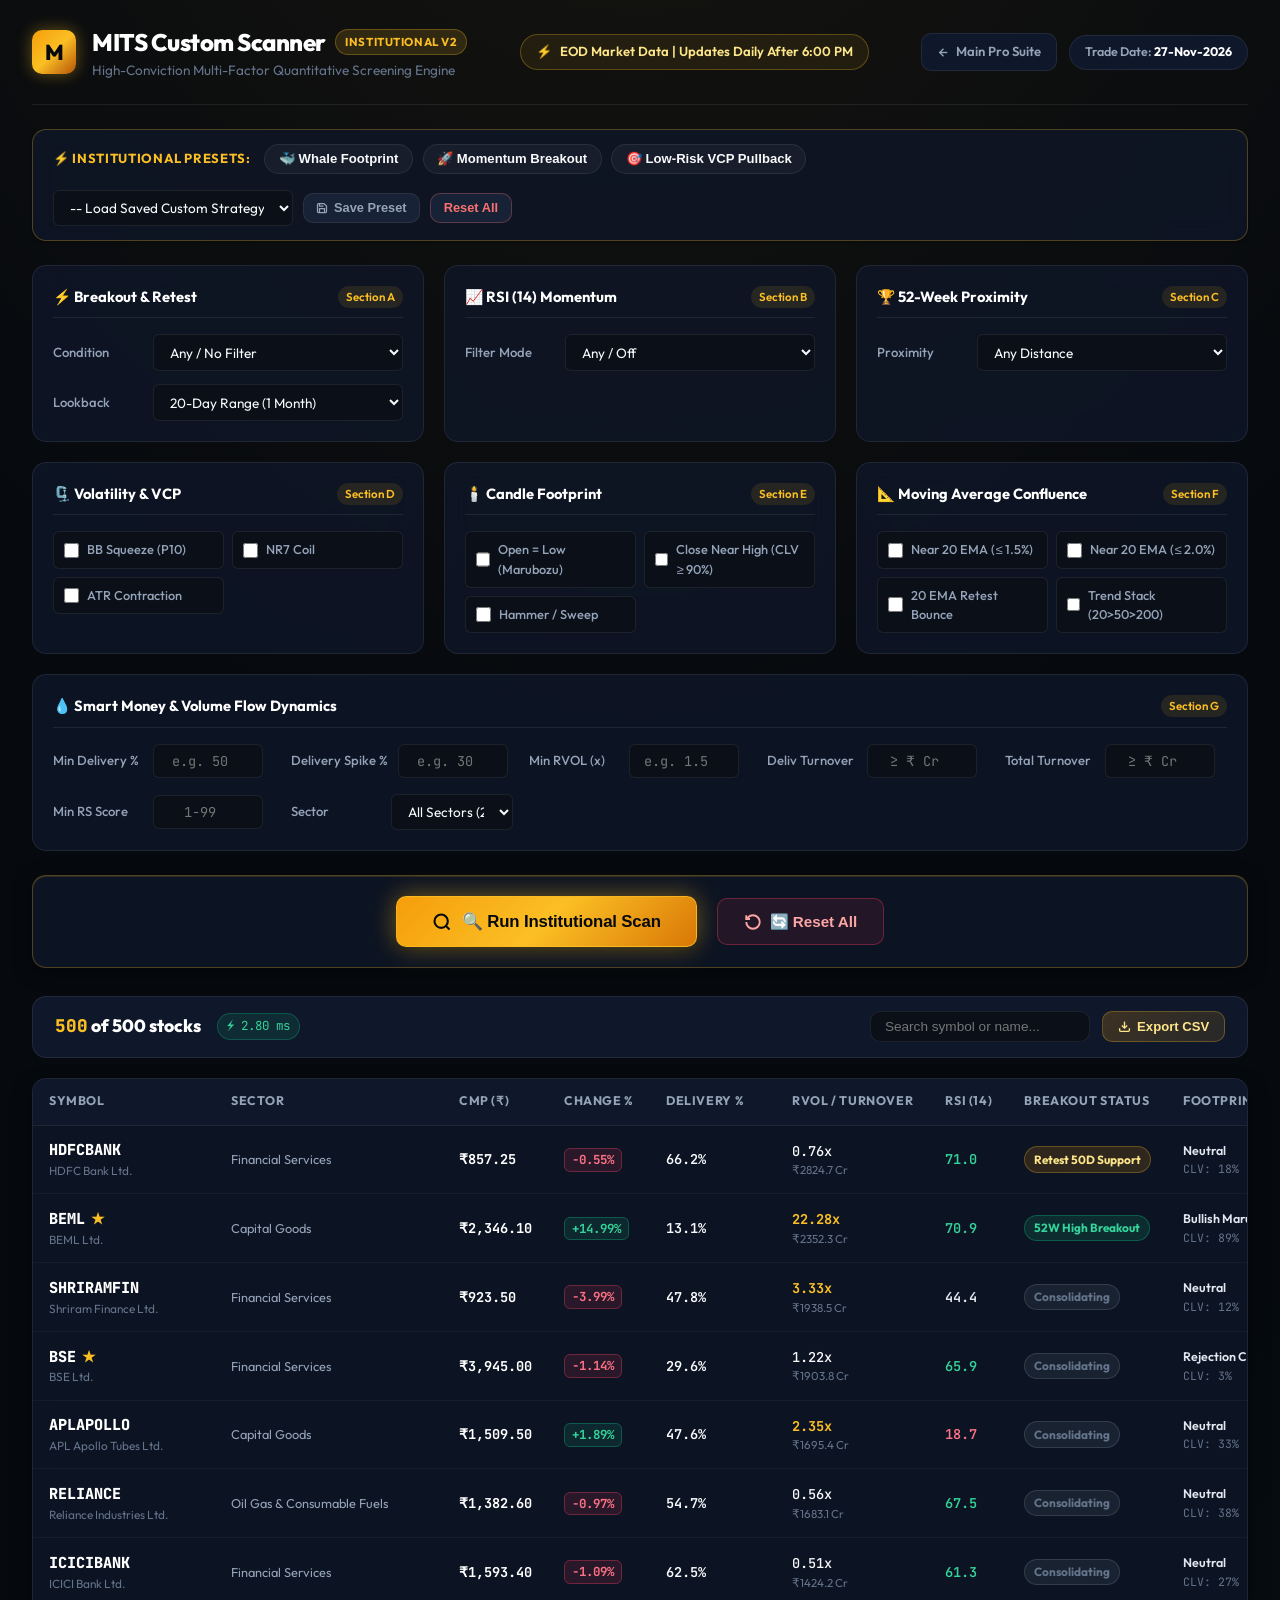
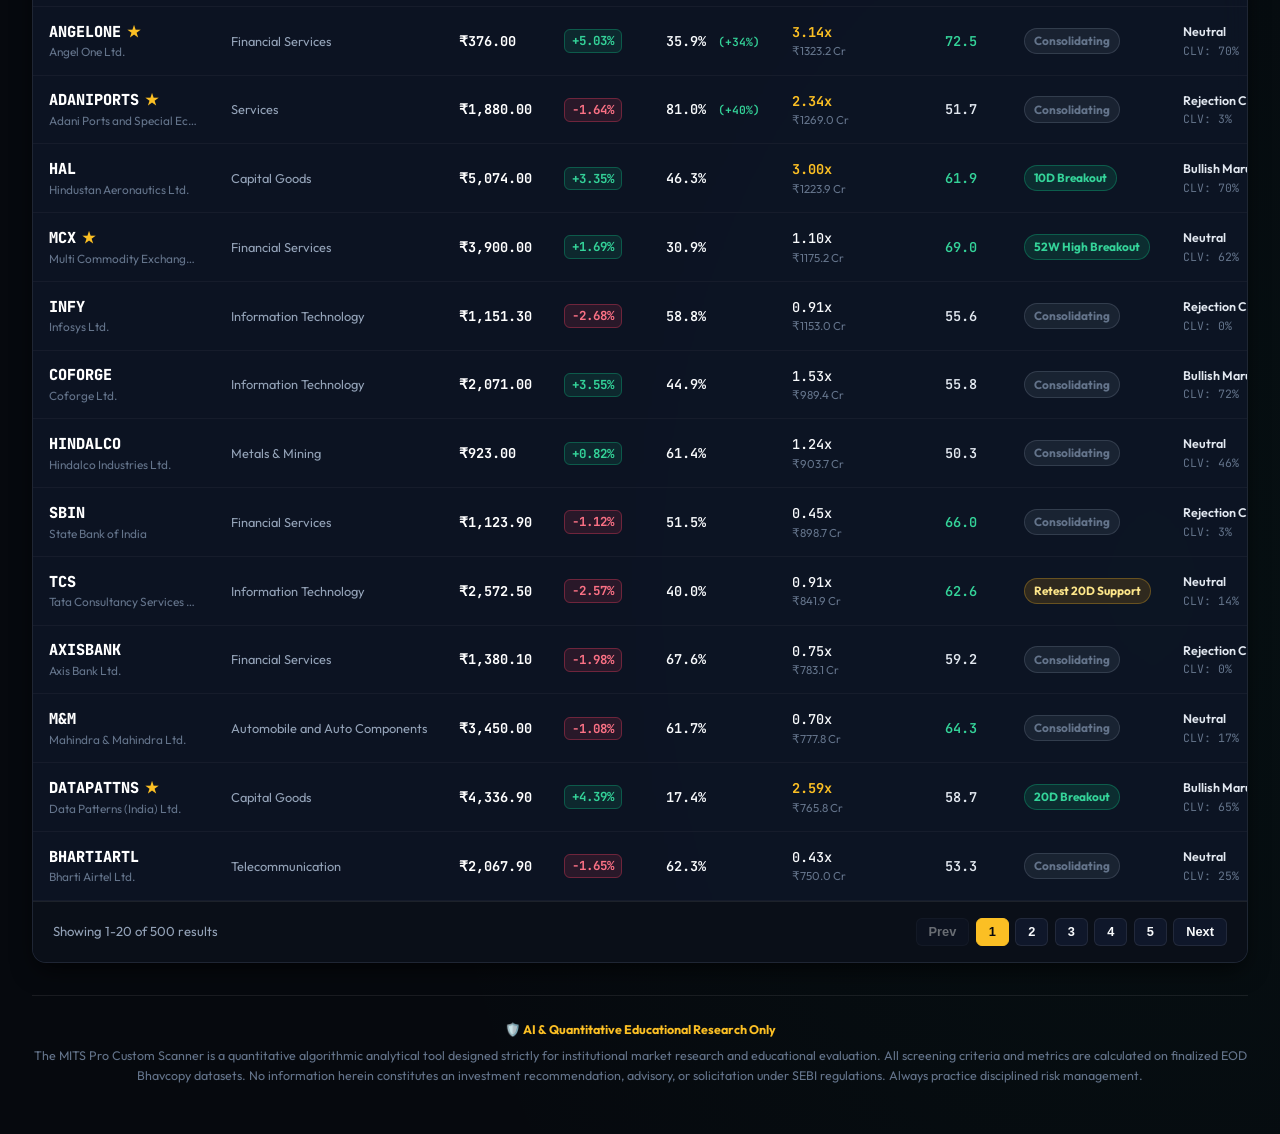
<file: custom_scanner.html>
<!DOCTYPE html>
<html lang="en">
<head>
  <meta charset="UTF-8">
  <meta name="viewport" content="width=device-width, initial-scale=1.0">
  <title>MITS Pro Institutional Suite - Custom Scanner Engine</title>
  
  <!-- SEO & Social Meta -->
  <meta name="description" content="MITS Pro Custom Institutional Scanner - Fast in-memory multi-factor screening across 500+ NSE liquid equities. Real-time EOD breakout, RSI, VCP, candle footprint, and delivery volume flow.">
  <meta name="theme-color" content="#06090e">

  <!-- Google Fonts: Outfit & JetBrains Mono -->
  <link rel="preconnect" href="https://fonts.googleapis.com">
  <link rel="preconnect" href="https://fonts.gstatic.com" crossorigin>
  <link href="https://fonts.googleapis.com/css2?family=JetBrains+Mono:wght@400;500;600;700;800&family=Outfit:wght@400;500;600;700;800&display=swap" rel="stylesheet">

  <!-- Dedicated Stylesheets -->
  <link rel="stylesheet" href="css/tokens.css">
  <link rel="stylesheet" href="css/custom_scanner.css">
</head>
<body>

  <div class="cs-container">

    <!-- Top Header -->
    <header class="cs-header">
      <div class="cs-brand-group">
        <div class="cs-crest">M</div>
        <div class="cs-title-box">
          <h1>
            MITS Custom Scanner
            <span class="cs-badge-pro">Institutional V2</span>
          </h1>
          <div class="cs-subtitle">High-Conviction Multi-Factor Quantitative Screening Engine</div>
        </div>
      </div>

      <!-- Center EOD Badge -->
      <div class="cs-header-center">
        <div class="cs-eod-badge" title="Official NSE Market Data Verified">
          <span class="cs-eod-pulse">⚡</span>
          <span>EOD Market Data | Updates Daily After 6:00 PM</span>
        </div>
      </div>

      <!-- Navigation & Sync Info -->
      <div class="cs-header-actions">
        <a href="wordpress_live_embed.html" class="cs-nav-btn" title="Back to MITS Pro Live Dashboard">
          <svg width="13" height="13" viewBox="0 0 24 24" fill="none" stroke="currentColor" stroke-width="2.5">
            <line x1="19" y1="12" x2="5" y2="12"></line>
            <polyline points="12 19 5 12 12 5"></polyline>
          </svg>
          <span>Main Pro Suite</span>
        </a>
        <div class="cs-eod-badge" style="font-size: 0.78rem; background: var(--bg-surface-2); border-color: var(--border-subtle); color: var(--text-secondary);">
          <span>Trade Date: <strong id="cs-session-date" style="color: #ffffff;">Loading...</strong></span>
        </div>
      </div>
    </header>

    <!-- Strategy Presets Bar -->
    <div class="cs-presets-bar">
      <div class="cs-presets-left">
        <span class="cs-presets-label">⚡ Institutional Presets:</span>
        <button type="button" class="cs-preset-pill" data-preset="whale" title="Delivery % > 50%, Spike > 50%, CMP > 20 EMA">
          <span>🐳 Whale Footprint</span>
        </button>
        <button type="button" class="cs-preset-pill" data-preset="momentum" title="20D Breakout, RVOL > 2.0x, CLV > 90%">
          <span>🚀 Momentum Breakout</span>
        </button>
        <button type="button" class="cs-preset-pill" data-preset="vcp" title="BB Squeeze or NR7, Near 20 EMA, RS Score > 70">
          <span>🎯 Low-Risk VCP Pullback</span>
        </button>
      </div>

      <div class="cs-presets-right">
        <select id="cs-saved-presets-select" class="cs-select" style="min-width: 180px; max-width: 240px;" aria-label="Load Saved Preset">
          <option value="">-- Load Saved Strategy --</option>
        </select>
        <button type="button" id="cs-save-preset-btn" class="cs-btn-sm" title="Save current criteria to LocalStorage">
          <svg width="12" height="12" viewBox="0 0 24 24" fill="none" stroke="currentColor" stroke-width="2.5">
            <path d="M19 21H5a2 2 0 0 1-2-2V5a2 2 0 0 1 2-2h11l5 5v11a2 2 0 0 1-2 2z"></path>
            <polyline points="17 21 17 13 7 13 7 21"></polyline>
            <polyline points="7 3 7 8 15 8"></polyline>
          </svg>
          <span>Save Preset</span>
        </button>
        <button type="button" id="cs-reset-btn" class="cs-btn-sm cs-btn-reset" title="Clear all filters">
          <span>Reset All</span>
        </button>
      </div>
    </div>

    <!-- Rule Builder Controls Grid -->
    <div class="cs-builder-grid">

      <!-- Section A: Breakout & Retest Engine -->
      <div class="cs-card">
        <div class="cs-card-header">
          <div class="cs-card-title">
            <span>⚡ Breakout &amp; Retest</span>
          </div>
          <span class="cs-card-badge">Section A</span>
        </div>
        <div class="cs-control-group">
          <div class="cs-field-row">
            <label for="cs-bo-type" class="cs-field-label">Condition</label>
            <select id="cs-bo-type" class="cs-select">
              <option value="ANY">Any / No Filter</option>
              <option value="BREAKOUT">Break Out (Close &gt; High)</option>
              <option value="BREAKDOWN">Break Down (Close &lt; Low)</option>
              <option value="RETEST_SUPPORT">Retest Support (Holds Level)</option>
              <option value="RETEST_RESISTANCE">Retest Resistance (Rejects Level)</option>
            </select>
          </div>
          <div class="cs-field-row">
            <label for="cs-bo-days" class="cs-field-label">Lookback</label>
            <select id="cs-bo-days" class="cs-select">
              <option value="10">10-Day Range</option>
              <option value="20" selected>20-Day Range (1 Month)</option>
              <option value="50">50-Day Range (1 Quarter)</option>
              <option value="52W">52-Week Range (1 Year)</option>
            </select>
          </div>
        </div>
      </div>

      <!-- Section B: Simplified RSI Engine -->
      <div class="cs-card">
        <div class="cs-card-header">
          <div class="cs-card-title">
            <span>📈 RSI (14) Momentum</span>
          </div>
          <span class="cs-card-badge">Section B</span>
        </div>
        <div class="cs-control-group">
          <div class="cs-field-row">
            <label for="cs-rsi-mode" class="cs-field-label">Filter Mode</label>
            <select id="cs-rsi-mode" class="cs-select">
              <option value="ANY">Any / Off</option>
              <option value="ABOVE">Above (&gt;)</option>
              <option value="BELOW">Below (&lt;)</option>
              <option value="BETWEEN">Between (Range)</option>
            </select>
          </div>
          <div id="cs-rsi-inputs" class="cs-field-row" style="display: none;">
            <label class="cs-field-label">Threshold</label>
            <input type="number" id="cs-rsi-val1" class="cs-input cs-input-num" value="50" min="0" max="100" step="1">
            <span id="cs-rsi-between-box" style="display: none; align-items: center; gap: 0.4rem;">
              <span style="color: var(--text-muted); font-size: 0.8rem;">to</span>
              <input type="number" id="cs-rsi-val2" class="cs-input cs-input-num" value="70" min="0" max="100" step="1">
            </span>
          </div>
        </div>
      </div>

      <!-- Section C: 52-Week High / Low Proximity -->
      <div class="cs-card">
        <div class="cs-card-header">
          <div class="cs-card-title">
            <span>🏆 52-Week Proximity</span>
          </div>
          <span class="cs-card-badge">Section C</span>
        </div>
        <div class="cs-control-group">
          <div class="cs-field-row">
            <label for="cs-52w-prox" class="cs-field-label">Proximity</label>
            <select id="cs-52w-prox" class="cs-select">
              <option value="ANY">Any Distance</option>
              <option value="NEW_HIGH">New 52-Week High</option>
              <option value="WITHIN_2">Within 2% of 52W High</option>
              <option value="WITHIN_5">Within 5% of 52W High</option>
              <option value="WITHIN_10">Within 10% of 52W High</option>
              <option value="STAGE2_BASE">Stage-2 Base (&gt; 30% from 52W Low)</option>
            </select>
          </div>
        </div>
      </div>

      <!-- Section D: Volatility & VCP Engine -->
      <div class="cs-card">
        <div class="cs-card-header">
          <div class="cs-card-title">
            <span>🗜️ Volatility &amp; VCP</span>
          </div>
          <span class="cs-card-badge">Section D</span>
        </div>
        <div class="cs-toggles-grid">
          <label class="cs-toggle-chip">
            <input type="checkbox" id="cs-chk-bb-squeeze">
            <span>BB Squeeze (P10)</span>
          </label>
          <label class="cs-toggle-chip">
            <input type="checkbox" id="cs-chk-nr7">
            <span>NR7 Coil</span>
          </label>
          <label class="cs-toggle-chip">
            <input type="checkbox" id="cs-chk-atr">
            <span>ATR Contraction</span>
          </label>
        </div>
      </div>

      <!-- Section E: Candle Footprint -->
      <div class="cs-card">
        <div class="cs-card-header">
          <div class="cs-card-title">
            <span>🕯️ Candle Footprint</span>
          </div>
          <span class="cs-card-badge">Section E</span>
        </div>
        <div class="cs-toggles-grid">
          <label class="cs-toggle-chip">
            <input type="checkbox" id="cs-chk-marubozu">
            <span>Open = Low (Marubozu)</span>
          </label>
          <label class="cs-toggle-chip">
            <input type="checkbox" id="cs-chk-clv">
            <span>Close Near High (CLV &ge; 90%)</span>
          </label>
          <label class="cs-toggle-chip">
            <input type="checkbox" id="cs-chk-hammer">
            <span>Hammer / Sweep</span>
          </label>
        </div>
      </div>

      <!-- Section F: MA Proximity & Pullback -->
      <div class="cs-card">
        <div class="cs-card-header">
          <div class="cs-card-title">
            <span>📐 Moving Average Confluence</span>
          </div>
          <span class="cs-card-badge">Section F</span>
        </div>
        <div class="cs-toggles-grid">
          <label class="cs-toggle-chip">
            <input type="checkbox" id="cs-chk-near-ema20">
            <span>Near 20 EMA (&le; 1.5%)</span>
          </label>
          <label class="cs-toggle-chip">
            <input type="checkbox" id="cs-chk-near-ema20-2">
            <span>Near 20 EMA (&le; 2.0%)</span>
          </label>
          <label class="cs-toggle-chip">
            <input type="checkbox" id="cs-chk-ema20-bounce">
            <span>20 EMA Retest Bounce</span>
          </label>
          <label class="cs-toggle-chip">
            <input type="checkbox" id="cs-chk-trend-stack">
            <span>Trend Stack (20&gt;50&gt;200)</span>
          </label>
        </div>
      </div>

      <!-- Section G: Smart Money & Flow Dynamics -->
      <div class="cs-card" style="grid-column: 1 / -1;">
        <div class="cs-card-header">
          <div class="cs-card-title">
            <span>💧 Smart Money &amp; Volume Flow Dynamics</span>
          </div>
          <span class="cs-card-badge">Section G</span>
        </div>
        <div style="display: grid; grid-template-columns: repeat(auto-fit, minmax(210px, 1fr)); gap: 1rem;">
          <div class="cs-field-row">
            <label for="cs-inp-deliv-pct" class="cs-field-label">Min Delivery %</label>
            <input type="number" id="cs-inp-deliv-pct" class="cs-input cs-input-num" placeholder="e.g. 50" min="0" max="100">
          </div>
          <div class="cs-field-row">
            <label for="cs-inp-deliv-spike" class="cs-field-label">Delivery Spike %</label>
            <input type="number" id="cs-inp-deliv-spike" class="cs-input cs-input-num" placeholder="e.g. 30" min="0" max="500">
          </div>
          <div class="cs-field-row">
            <label for="cs-inp-rvol" class="cs-field-label">Min RVOL (x)</label>
            <input type="number" id="cs-inp-rvol" class="cs-input cs-input-num" placeholder="e.g. 1.5" min="0" max="20" step="0.1">
          </div>
          <div class="cs-field-row">
            <label for="cs-inp-deliv-turnover" class="cs-field-label">Deliv Turnover</label>
            <input type="number" id="cs-inp-deliv-turnover" class="cs-input cs-input-num" placeholder="&ge; ₹ Cr" min="0" step="5">
          </div>
          <div class="cs-field-row">
            <label for="cs-inp-turnover" class="cs-field-label">Total Turnover</label>
            <input type="number" id="cs-inp-turnover" class="cs-input cs-input-num" placeholder="&ge; ₹ Cr" min="0" step="10">
          </div>
          <div class="cs-field-row">
            <label for="cs-inp-rs-score" class="cs-field-label">Min RS Score</label>
            <input type="number" id="cs-inp-rs-score" class="cs-input cs-input-num" placeholder="1-99" min="0" max="99">
          </div>
          <div class="cs-field-row">
            <label for="cs-sector-select" class="cs-field-label">Sector</label>
            <select id="cs-sector-select" class="cs-select">
              <option value="ALL">All Sectors</option>
            </select>
          </div>
        </div>
      </div>

    </div>

    <!-- Explicit Scan Execution Action Bar -->
    <div class="cs-scan-actions-bar">
      <button type="button" id="cs-run-scan-btn" class="cs-btn-run-scan" title="Execute Multi-Factor Institutional Scan Across Universe">
        <svg width="20" height="20" viewBox="0 0 24 24" fill="none" stroke="currentColor" stroke-width="2.5">
          <circle cx="11" cy="11" r="8"></circle>
          <line x1="21" y1="21" x2="16.65" y2="16.65"></line>
        </svg>
        <span>🔍 Run Institutional Scan</span>
      </button>

      <button type="button" id="cs-reset-all-btn" class="cs-btn-reset-prominent" title="Reset all filters to default universe">
        <svg width="18" height="18" viewBox="0 0 24 24" fill="none" stroke="currentColor" stroke-width="2.5">
          <path d="M3 12a9 9 0 1 0 9-9 9.75 9.75 0 0 0-6.74 2.74L3 8"></path>
          <path d="M3 3v5h5"></path>
        </svg>
        <span>🔄 Reset All</span>
      </button>
    </div>

    <!-- Live Filter Stats & Search Bar -->
    <div class="cs-stats-bar">
      <div class="cs-stats-left">
        <div class="cs-match-count" id="cs-match-count">
          <span>0</span> of 501 stocks
        </div>
        <div class="cs-eval-speed" id="cs-eval-speed">⚡ 0.00 ms</div>
      </div>

      <div class="cs-stats-right">
        <input type="text" id="cs-search-input" class="cs-search-input" placeholder="Search symbol or name..." aria-label="Search Symbol">
        <button type="button" id="cs-export-btn" class="cs-btn-export" title="Export qualified stocks to CSV">
          <svg width="13" height="13" viewBox="0 0 24 24" fill="none" stroke="currentColor" stroke-width="2.5">
            <path d="M21 15v4a2 2 0 0 1-2 2H5a2 2 0 0 1-2-2v-4"></path>
            <polyline points="7 10 12 15 17 10"></polyline>
            <line x1="12" y1="15" x2="12" y2="3"></line>
          </svg>
          <span>Export CSV</span>
        </button>
      </div>
    </div>

    <!-- Results Table Card -->
    <div class="cs-table-card">
      <div class="cs-table-wrap">
        <table class="cs-table">
          <thead>
            <tr>
              <th data-col="symbol">Symbol</th>
              <th data-col="sector">Sector</th>
              <th data-col="cmp">CMP (₹)</th>
              <th data-col="change_pct">Change %</th>
              <th data-col="delivery_pct">Delivery %</th>
              <th data-col="rvol">RVOL / Turnover</th>
              <th data-col="rsi_14">RSI (14)</th>
              <th data-col="breakout_status">Breakout Status</th>
              <th data-col="clv">Footprint / CLV</th>
              <th data-col="dist_ema20_pct">MA Status</th>
              <th>Action</th>
            </tr>
          </thead>
          <tbody id="cs-table-body">
            <tr>
              <td colspan="11" style="text-align:center; padding: 3rem; color: var(--text-muted);">
                Initializing MITS Pro Custom Scanner Engine...
              </td>
            </tr>
          </tbody>
        </table>
      </div>

      <!-- Pagination -->
      <div class="cs-pagination" id="cs-pagination" style="display: none;">
        <div class="cs-page-info" id="cs-page-info">Showing 1-20 of 0 results</div>
        <div class="cs-page-controls" id="cs-page-controls"></div>
      </div>
    </div>

    <!-- Footer Disclaimer -->
    <footer class="cs-footer">
      <div class="cs-footer-badge">🛡️ AI &amp; Quantitative Educational Research Only</div>
      <p>
        The MITS Pro Custom Scanner is a quantitative algorithmic analytical tool designed strictly for institutional market research and educational evaluation. All screening criteria and metrics are calculated on finalized EOD Bhavcopy datasets. No information herein constitutes an investment recommendation, advisory, or solicitation under SEBI regulations. Always practice disciplined risk management.
      </p>
    </footer>

  </div>

  <!-- Custom Strategy Preset Modal -->
  <div class="cs-modal-overlay" id="cs-modal-overlay">
    <div class="cs-modal">
      <div class="cs-modal-title">Save Custom Strategy</div>
      <div class="cs-modal-sub">Save your active filter confluence to your browser's LocalStorage for instant 1-click loading.</div>
      <input type="text" id="cs-preset-name-input" class="cs-input" placeholder="e.g. My High Volume Pullback" style="width: 100%; margin-bottom: 1rem;">
      <div class="cs-modal-actions">
        <button type="button" class="cs-btn-sm" id="cs-modal-cancel">Cancel</button>
        <button type="button" class="cs-btn-sm" id="cs-modal-save" style="background: var(--gold-400); color: #06090e; font-weight: 700; border-color: var(--gold-400);">Save Preset</button>
      </div>
    </div>
  </div>

  <!-- Pre-baked Dataset Global (Guarantees zero-CORS file:// and HTTP loading) -->
  <script src="data/master_universe_eod.js"></script>
  <!-- Dedicated Custom Scanner Engine Script -->
  <script src="js/custom_scanner.js?v=2.3"></script>
</body>
</html>
</file>
<file: css/tokens.css>
/* ==========================================================================
   MITS Pro Institutional Suite V2 - Design Tokens
   Luxury Golden / Amber Dark Institutional Aesthetic
   ========================================================================== */

:root {
  /* Obsidian Dark Institutional Palette */
  --bg-base: #0b0e14;
  --bg-card-obsidian: #121824;
  --border-card-obsidian: #1e2638;

  /* Color Palette - Obsidian & Midnight Bases */
  --bg-main: #06090e;
  --bg-surface-1: #0b1019;
  --bg-surface-2: #101726;
  --bg-surface-3: #182236;
  --bg-card: rgba(16, 23, 38, 0.75);
  --bg-card-hover: rgba(24, 34, 54, 0.85);
  --bg-glass: rgba(11, 16, 25, 0.82);

  /* Luxury Amber & Gold Accents */
  --gold-300: #fde68a;
  --gold-400: #fbbf24;
  --gold-500: #f59e0b;
  --gold-600: #d97706;
  --gold-700: #b45309;
  --gold-glow: rgba(245, 158, 11, 0.22);
  --gold-glow-intense: rgba(251, 191, 36, 0.45);
  --gold-gradient: linear-gradient(135deg, #f59e0b 0%, #fbbf24 50%, #d97706 100%);
  --gold-gradient-subtle: linear-gradient(135deg, rgba(245, 158, 11, 0.15) 0%, rgba(251, 191, 36, 0.05) 100%);
  --gold-border: rgba(245, 158, 11, 0.28);
  --gold-border-bright: rgba(251, 191, 36, 0.6);

  /* Status Colors */
  --bullish: #10b981;
  --bullish-bg: rgba(16, 185, 129, 0.12);
  --bullish-border: rgba(16, 185, 129, 0.35);
  
  --bearish: #f43f5e;
  --bearish-bg: rgba(244, 63, 94, 0.12);
  --bearish-border: rgba(244, 63, 94, 0.35);

  --neutral: #94a3b8;
  --neutral-bg: rgba(148, 163, 184, 0.12);

  /* Typography */
  --text-primary: #f8fafc;
  --text-secondary: #94a3b8;
  --text-muted: #64748b;
  --text-gold: #fbbf24;

  --font-sans: 'Outfit', -apple-system, BlinkMacSystemFont, 'Segoe UI', Roboto, sans-serif;
  --font-mono: 'JetBrains Mono', 'Fira Code', monospace;

  /* Elevation & Shadows */
  --shadow-sm: 0 1px 2px rgba(0, 0, 0, 0.5);
  --shadow-md: 0 4px 12px rgba(0, 0, 0, 0.6);
  --shadow-lg: 0 10px 25px -5px rgba(0, 0, 0, 0.7), 0 8px 10px -6px rgba(0, 0, 0, 0.7);
  --shadow-gold: 0 0 20px -2px rgba(245, 158, 11, 0.25);
  --shadow-gold-inset: inset 0 1px 1px 0 rgba(253, 230, 138, 0.2);

  /* Borders & Radius */
  --border-subtle: rgba(255, 255, 255, 0.08);
  --border-medium: rgba(255, 255, 255, 0.14);
  --radius-sm: 6px;
  --radius-md: 10px;
  --radius-lg: 16px;
  --radius-full: 9999px;

  /* Transitions */
  --transition-fast: 150ms cubic-bezier(0.4, 0, 0.2, 1);
  --transition-normal: 250ms cubic-bezier(0.4, 0, 0.2, 1);
}
</file>
<file: css/style.css>
/* ==========================================================================
   MITS Pro Institutional Suite V2 - Master Stylesheet
   Full-Width Responsive Viewport Architecture & Luxury Golden Theme
   ========================================================================== */

@import url('tokens.css');

/* Global Reset & Base Setup */
*, *::before, *::after {
  box-sizing: border-box;
  margin: 0;
  padding: 0;
}

html, body {
  width: 100%;
  min-height: 100vh;
  background-color: var(--bg-main);
  color: var(--text-primary);
  font-family: var(--font-sans);
  font-size: 15px;
  line-height: 1.5;
  -webkit-font-smoothing: antialiased;
  -moz-osx-font-smoothing: grayscale;
  overflow-x: hidden;
}

/* Master Container - 100% Fluid Full-Width Layout */
.mits-container {
  width: 100%;
  max-width: 100%;
  padding: 1.5rem clamp(1rem, 2.5vw, 3rem);
  display: flex;
  flex-direction: column;
  gap: 1.5rem;
}

/* ==========================================================================
   Header & Brand Navigation
   ========================================================================== */
.pro-header {
  display: flex;
  align-items: center;
  justify-content: space-between;
  flex-wrap: wrap;
  gap: 1.25rem;
  padding: 1.25rem 1.75rem;
  background: var(--bg-card);
  backdrop-filter: blur(14px);
  -webkit-backdrop-filter: blur(14px);
  border: 1px solid var(--gold-border);
  border-radius: var(--radius-lg);
  box-shadow: var(--shadow-gold), var(--shadow-md);
  position: relative;
  overflow: hidden;
}

.pro-header::before {
  content: '';
  position: absolute;
  top: 0;
  left: 0;
  right: 0;
  height: 2px;
  background: var(--gold-gradient);
}

.brand-section {
  display: flex;
  align-items: center;
  gap: 1rem;
}

.brand-crest {
  width: 46px;
  height: 46px;
  background: var(--gold-gradient);
  border-radius: var(--radius-md);
  display: flex;
  align-items: center;
  justify-content: center;
  color: #080c14;
  font-weight: 800;
  font-size: 1.3rem;
  box-shadow: 0 0 16px var(--gold-glow-intense);
  border: 1px solid var(--gold-300);
}

.brand-text h1 {
  font-size: 1.45rem;
  font-weight: 800;
  letter-spacing: -0.02em;
  background: linear-gradient(135deg, #ffffff 30%, var(--gold-400) 100%);
  -webkit-background-clip: text;
  -webkit-text-fill-color: transparent;
  display: flex;
  align-items: center;
  gap: 0.6rem;
}

.pro-badge {
  font-size: 0.68rem;
  font-weight: 700;
  letter-spacing: 0.08em;
  text-transform: uppercase;
  background: var(--gold-gradient);
  color: #070a11;
  padding: 2px 8px;
  border-radius: var(--radius-sm);
  box-shadow: 0 2px 6px rgba(0,0,0,0.3);
}

.brand-text p {
  font-size: 0.82rem;
  color: var(--text-secondary);
  font-weight: 400;
  display: flex;
  align-items: center;
  gap: 0.5rem;
}

.header-actions {
  display: flex;
  align-items: center;
  gap: 1rem;
  flex-wrap: wrap;
}

.system-status {
  display: flex;
  align-items: center;
  gap: 0.5rem;
  background: var(--bg-surface-2);
  border: 1px solid var(--border-subtle);
  padding: 0.45rem 0.9rem;
  border-radius: var(--radius-full);
  font-size: 0.78rem;
  color: var(--text-secondary);
}

.pulse-dot {
  width: 8px;
  height: 8px;
  background-color: var(--gold-400);
  border-radius: 50%;
  box-shadow: 0 0 8px var(--gold-500);
  animation: pulse-glow 2s infinite ease-in-out;
}

@keyframes pulse-glow {
  0%, 100% { opacity: 1; transform: scale(1); }
  50% { opacity: 0.4; transform: scale(0.85); }
}

.refresh-btn {
  display: flex;
  align-items: center;
  gap: 0.5rem;
  background: var(--bg-surface-2);
  border: 1px solid var(--gold-border);
  color: var(--gold-400);
  padding: 0.5rem 1rem;
  border-radius: var(--radius-md);
  font-size: 0.82rem;
  font-weight: 600;
  cursor: pointer;
  transition: all var(--transition-fast);
}

.refresh-btn:hover {
  background: var(--gold-500);
  color: #070a11;
  box-shadow: 0 0 12px var(--gold-glow);
  transform: translateY(-1px);
}

.refresh-btn.spinning svg {
  animation: spin 1s linear infinite;
}

@keyframes spin {
  100% { transform: rotate(360deg); }
}

/* ==========================================================================
   KPI & Market Breadth Matrix
   ========================================================================== */
.kpi-matrix {
  display: grid;
  grid-template-columns: repeat(auto-fit, minmax(220px, 1fr));
  gap: 1rem;
  width: 100%;
}

.kpi-card {
  background: var(--bg-card);
  backdrop-filter: blur(10px);
  border: 1px solid var(--border-subtle);
  border-radius: var(--radius-md);
  padding: 1rem 1.25rem;
  display: flex;
  flex-direction: column;
  justify-content: space-between;
  gap: 0.6rem;
  transition: transform var(--transition-fast), border-color var(--transition-fast);
  position: relative;
  overflow: hidden;
}

.kpi-card:hover {
  border-color: var(--gold-border);
  transform: translateY(-2px);
  box-shadow: var(--shadow-sm);
}

.kpi-card.highlight {
  border: 1px solid var(--gold-border);
  background: linear-gradient(180deg, rgba(245, 158, 11, 0.08) 0%, rgba(16, 23, 38, 0.75) 100%);
}

.kpi-title {
  font-size: 0.76rem;
  font-weight: 600;
  text-transform: uppercase;
  letter-spacing: 0.05em;
  color: var(--text-muted);
  display: flex;
  align-items: center;
  justify-content: space-between;
}

.kpi-value {
  font-size: 1.45rem;
  font-weight: 800;
  font-family: var(--font-mono);
  color: var(--text-primary);
  display: flex;
  align-items: baseline;
  gap: 0.5rem;
}

.kpi-value.gold {
  color: var(--gold-400);
}

.kpi-subtitle {
  font-size: 0.75rem;
  color: var(--text-secondary);
  display: flex;
  align-items: center;
  gap: 0.4rem;
}

.breadth-meter {
  width: 100%;
  height: 6px;
  background: var(--bearish-bg);
  border-radius: var(--radius-full);
  overflow: hidden;
  margin-top: 4px;
}

.breadth-fill {
  height: 100%;
  background: var(--bullish);
  border-radius: var(--radius-full);
  transition: width 0.6s ease;
}

/* ==========================================================================
   Navigation Tabs (5 Designated Pro Setups)
   ========================================================================== */
.tabs-wrapper {
  width: 100%;
  overflow-x: auto;
  scrollbar-width: thin;
  scrollbar-color: var(--gold-700) transparent;
  padding-bottom: 4px;
}

.tabs-nav {
  display: flex;
  align-items: center;
  gap: 0.75rem;
  border-bottom: 1px solid var(--border-medium);
  padding-bottom: 0.75rem;
  min-width: max-content;
}

.tab-btn {
  background: var(--bg-surface-1);
  border: 1px solid var(--border-subtle);
  color: var(--text-secondary);
  padding: 0.65rem 1.2rem;
  border-radius: var(--radius-md);
  font-size: 0.86rem;
  font-weight: 600;
  cursor: pointer;
  display: flex;
  align-items: center;
  gap: 0.6rem;
  transition: all var(--transition-fast);
  white-space: nowrap;
}

.tab-btn:hover {
  background: var(--bg-surface-2);
  color: var(--text-primary);
  border-color: var(--gold-border);
}

.tab-btn.active {
  background: var(--bg-surface-2);
  color: var(--gold-400);
  border-color: var(--gold-500);
  box-shadow: inset 0 0 12px var(--gold-glow), 0 2px 8px rgba(0,0,0,0.4);
}

.tab-count {
  font-size: 0.72rem;
  font-family: var(--font-mono);
  padding: 2px 6px;
  border-radius: var(--radius-sm);
  background: rgba(255, 255, 255, 0.08);
  color: var(--text-secondary);
}

.tab-btn.active .tab-count {
  background: var(--gold-500);
  color: #070a11;
  font-weight: 700;
}

/* ==========================================================================
   Tab Header & Setup Context Banner
   ========================================================================== */
.tab-context {
  background: var(--bg-surface-2);
  border: 1px solid var(--border-subtle);
  border-left: 3px solid var(--gold-500);
  border-radius: var(--radius-md);
  padding: 0.85rem 1.25rem;
  display: flex;
  justify-content: space-between;
  align-items: center;
  flex-wrap: wrap;
  gap: 0.75rem;
}

.setup-info h3 {
  font-size: 1.05rem;
  font-weight: 700;
  color: var(--gold-300);
  display: flex;
  align-items: center;
  gap: 0.5rem;
}

.setup-info p {
  font-size: 0.82rem;
  color: var(--text-secondary);
  margin-top: 2px;
}

/* ==========================================================================
   Filter & Search Toolbar
   ========================================================================== */
.toolbar-container {
  display: flex;
  align-items: center;
  justify-content: space-between;
  flex-wrap: wrap;
  gap: 0.75rem;
  margin-top: 0.25rem;
}

.filter-group {
  display: flex;
  align-items: center;
  gap: 0.6rem;
  flex-wrap: wrap;
}

.search-input-box {
  position: relative;
  min-width: 220px;
}

.search-input-box input {
  width: 100%;
  background: var(--bg-surface-2);
  border: 1px solid var(--border-subtle);
  color: var(--text-primary);
  padding: 0.5rem 0.85rem 0.5rem 2.2rem;
  border-radius: var(--radius-md);
  font-size: 0.84rem;
  outline: none;
  transition: border-color var(--transition-fast);
}

.search-input-box input:focus {
  border-color: var(--gold-500);
  box-shadow: 0 0 8px var(--gold-glow);
}

.search-icon {
  position: absolute;
  left: 0.75rem;
  top: 50%;
  transform: translateY(-50%);
  color: var(--text-muted);
  pointer-events: none;
}

.custom-select {
  background: var(--bg-surface-2);
  border: 1px solid var(--border-subtle);
  color: var(--text-secondary);
  padding: 0.5rem 0.85rem;
  border-radius: var(--radius-md);
  font-size: 0.84rem;
  outline: none;
  cursor: pointer;
  transition: border-color var(--transition-fast);
}

.custom-select:focus, .custom-select:hover {
  border-color: var(--gold-border);
  color: var(--text-primary);
}

.export-btn {
  background: var(--bg-surface-2);
  border: 1px solid var(--border-subtle);
  color: var(--text-secondary);
  padding: 0.5rem 0.85rem;
  border-radius: var(--radius-md);
  font-size: 0.82rem;
  font-weight: 600;
  cursor: pointer;
  display: flex;
  align-items: center;
  gap: 0.4rem;
  transition: all var(--transition-fast);
}

.export-btn:hover {
  background: var(--bg-surface-3);
  color: var(--gold-400);
  border-color: var(--gold-border);
}

/* ==========================================================================
   Data Table Architecture & Sticky Symbol Column
   ========================================================================== */
.table-card {
  background: var(--bg-card);
  backdrop-filter: blur(12px);
  border: 1px solid var(--border-subtle);
  border-radius: var(--radius-lg);
  overflow: hidden;
  box-shadow: var(--shadow-lg);
  position: relative;
}

.table-responsive,
.table-responsive-wrapper {
  width: 100%;
  overflow-x: auto !important;
  -webkit-overflow-scrolling: touch !important;
  position: relative;
  display: block;
}

/* Custom Sleek Scrollbar */
.table-responsive::-webkit-scrollbar,
.table-responsive-wrapper::-webkit-scrollbar,
.tabs-wrapper::-webkit-scrollbar {
  height: 7px;
}

.table-responsive::-webkit-scrollbar-track,
.table-responsive-wrapper::-webkit-scrollbar-track,
.tabs-wrapper::-webkit-scrollbar-track {
  background: var(--bg-surface-1);
}

.table-responsive::-webkit-scrollbar-thumb,
.table-responsive-wrapper::-webkit-scrollbar-thumb,
.tabs-wrapper::-webkit-scrollbar-thumb {
  background: var(--gold-700);
  border-radius: var(--radius-full);
}

.pro-table,
table.scanner-results-table {
  table-layout: auto !important;
  width: 100%;
  min-width: 1150px !important;
  border-collapse: collapse;
  font-size: 0.86rem;
  text-align: left;
}

.pro-table thead {
  background: #0a0f1d;
  position: sticky;
  top: 0;
  z-index: 10;
}

.pro-table th {
  padding: 12px 16px;
  font-size: 11px;
  font-weight: 600;
  text-transform: uppercase;
  letter-spacing: 0.5px;
  color: #8B949E;
  border-top: none !important;
  border-left: none !important;
  border-right: none !important;
  border-bottom: 1px solid rgba(255, 255, 255, 0.06) !important;
  white-space: nowrap;
  overflow: hidden;
  text-overflow: ellipsis;
  user-select: none;
  position: relative;
  box-sizing: border-box;
}

.pro-table th.sortable {
  cursor: pointer;
  transition: color 0.15s ease, background-color 0.15s ease;
}

.pro-table th.sortable:hover {
  color: #ffffff;
  background-color: rgba(255, 255, 255, 0.02);
}

.pro-table th.sortable.active-sort {
  color: var(--gold-400);
  border-bottom: 2px solid var(--gold-500) !important;
}

.sort-icon {
  display: inline-block;
  margin-left: 5px;
  font-size: 11px;
  color: #64748b;
  opacity: 0.6;
  transition: color 0.15s ease, opacity 0.15s ease;
  vertical-align: middle;
}

.pro-table th.sortable:hover .sort-icon {
  opacity: 0.9;
  color: #ffffff;
}

.sort-icon.active {
  opacity: 1;
  color: var(--gold-400);
  font-weight: 800;
  text-shadow: 0 0 8px rgba(245, 158, 11, 0.5);
}

/* Draggable Column Resizer */
.resizer {
  position: absolute;
  top: 0;
  right: 0;
  width: 10px;
  height: 100%;
  cursor: col-resize;
  user-select: none;
  z-index: 20;
}

.resizer::after {
  content: '';
  position: absolute;
  top: 20%;
  bottom: 20%;
  right: 4px;
  width: 2px;
  background: transparent;
  border-radius: 1px;
  transition: background var(--transition-fast), box-shadow var(--transition-fast);
}

.resizer:hover::after,
.resizer.resizing::after {
  background: var(--gold-400);
  box-shadow: 0 0 6px var(--gold-400);
}

body.resizing-active {
  cursor: col-resize !important;
  user-select: none !important;
}

.pro-table td {
  padding: 12px 16px;
  border-top: none !important;
  border-left: none !important;
  border-right: none !important;
  border-bottom: 1px solid rgba(255, 255, 255, 0.06) !important;
  color: var(--text-primary);
  white-space: nowrap;
  overflow: hidden;
  text-overflow: ellipsis;
  vertical-align: middle;
  box-sizing: border-box;
}

.pro-table tbody tr {
  cursor: pointer;
  transition: background 0.15s ease;
}

.pro-table tbody tr:hover {
  background: rgba(255, 255, 255, 0.04);
}

/* Column Width Proportions & Uncrushable Minimum Widths (12 Standardized Columns) */
.pro-table th,
.pro-table td {
  white-space: nowrap !important;
  overflow: visible !important;
  text-overflow: clip !important;
}

#pro-table {
  min-width: 1100px !important;
  table-layout: auto !important;
}

#pro-table th:nth-child(1), #pro-table td:nth-child(1) { width: 44px; min-width: 44px; text-align: center; }
#pro-table th:nth-child(2), #pro-table td:nth-child(2) { min-width: 140px; text-align: left; }
#pro-table th:nth-child(3), #pro-table td:nth-child(3) { min-width: 105px; text-align: right; }
#pro-table th:nth-child(4), #pro-table td:nth-child(4) { min-width: 125px; text-align: left; }
#pro-table th:nth-child(5), #pro-table td:nth-child(5) { min-width: 85px; text-align: right; }
#pro-table th:nth-child(6), #pro-table td:nth-child(6) { min-width: 75px; text-align: center; }
#pro-table th:nth-child(7), #pro-table td:nth-child(7) { min-width: 65px; text-align: center; }
#pro-table th:nth-child(8), #pro-table td:nth-child(8) { min-width: 130px; text-align: left; }
#pro-table th:nth-child(9), #pro-table td:nth-child(9) { min-width: 95px; text-align: right; }
#pro-table th:nth-child(10), #pro-table td:nth-child(10) { min-width: 95px; text-align: right; }
#pro-table th:nth-child(11), #pro-table td:nth-child(11) { min-width: 95px; text-align: right; }
#pro-table th:nth-child(12), #pro-table td:nth-child(12) { min-width: 100px; text-align: center; }

/* Ensure desktop core scanner table columns flow naturally without artificial sticky displacement */
#pro-table .sticky-col-1,
#pro-table .sticky-col-2,
#pro-table th.sticky-col-1,
#pro-table th.sticky-col-2,
#pro-table td.sticky-col-1,
#pro-table td.sticky-col-2 {
  position: static !important;
  left: auto !important;
}

.btn-view-setup {
  display: inline-flex;
  align-items: center;
  justify-content: center;
  gap: 5px;
  padding: 5px 12px;
  background: rgba(245, 158, 11, 0.12);
  color: #fbbf24;
  border: 1px solid rgba(245, 158, 11, 0.35);
  border-radius: 6px;
  font-size: 0.76rem;
  font-weight: 700;
  cursor: pointer;
  transition: all 0.15s ease;
  white-space: nowrap;
}

.btn-view-setup:hover {
  background: rgba(245, 158, 11, 0.25);
  border-color: #fbbf24;
  box-shadow: 0 0 10px rgba(245, 158, 11, 0.3);
}

/* STICKY COLUMNS (SYMBOL & CMP) FOR HORIZONTAL SCROLL */
:root {
  --sticky-col1-width: 140px;
  --sticky-col2-width: 105px;
}

.sticky-col {
  position: sticky;
  background-color: #0c121d !important;
  z-index: 5;
}

.sticky-col-1 {
  left: 0 !important;
  width: var(--sticky-col1-width, 140px) !important;
  min-width: var(--sticky-col1-width, 140px) !important;
}

.pro-table thead th.sticky-col-1 {
  z-index: 15 !important;
  background-color: #121927 !important;
}

.sticky-col-2 {
  left: var(--sticky-col1-width, 140px) !important;
  width: var(--sticky-col2-width, 105px) !important;
  min-width: var(--sticky-col2-width, 105px) !important;
}

.pro-table thead th.sticky-col-2 {
  z-index: 15 !important;
  background-color: #121927 !important;
}

.sticky-col-2::after {
  content: '';
  position: absolute;
  right: 0;
  top: 0;
  bottom: 0;
  width: 1px;
  background: rgba(255, 255, 255, 0.04);
  box-shadow: 2px 0 6px rgba(0, 0, 0, 0.4);
}

.pro-table tbody tr:hover td.sticky-col {
  background-color: #121927 !important;
}

/* Compact Entry & Targets and Evidence columns to minimize horizontal overflow */
.pro-table th.entry-th,
.pro-table td.entry-td {
  padding: 12px 14px !important;
  font-size: 0.8rem !important;
}

.pro-table th.tags-th,
.pro-table td.tags-td {
  padding: 12px 14px !important;
  max-width: 210px !important;
}

.pro-table td.tags-td .tag-pill-sm {
  font-size: 0.68rem !important;
  padding: 2px 5px !important;
  margin: 1px 2px !important;
}

/* Pagination Bar Styling */
.pagination-bar {
  display: flex;
  align-items: center;
  justify-content: space-between;
  padding: 0.85rem 1.2rem;
  background: var(--bg-surface-2, #0c121d);
  border-top: 1px solid var(--border-subtle, rgba(255, 255, 255, 0.08));
  border-radius: 0 0 var(--radius-lg, 12px) var(--radius-lg, 12px);
  flex-wrap: wrap;
  gap: 0.75rem;
}

.pagination-info {
  font-size: 0.82rem;
  color: var(--text-secondary, #94a3b8);
  font-weight: 500;
}

.pagination-info span {
  color: var(--gold-400, #fbbf24);
  font-weight: 700;
}

.pagination-controls {
  display: flex;
  align-items: center;
  gap: 0.35rem;
}

.page-btn {
  display: inline-flex;
  align-items: center;
  justify-content: center;
  min-width: 34px;
  height: 32px;
  padding: 0 9px;
  font-size: 0.8rem;
  font-weight: 600;
  color: var(--text-secondary, #94a3b8);
  background: rgba(255, 255, 255, 0.04);
  border: 1px solid rgba(255, 255, 255, 0.1);
  border-radius: 6px;
  cursor: pointer;
  transition: all 0.2s ease;
  user-select: none;
}

.page-btn:hover:not(:disabled) {
  color: #fbbf24;
  border-color: rgba(245, 158, 11, 0.4);
  background: rgba(245, 158, 11, 0.1);
}

.page-btn.active {
  color: #06090e;
  background: linear-gradient(135deg, #f59e0b, #d97706);
  border-color: #f59e0b;
  font-weight: 800;
  box-shadow: 0 0 10px rgba(245, 158, 11, 0.35);
}

.page-btn:disabled {
  opacity: 0.35;
  cursor: not-allowed;
  border-color: rgba(255, 255, 255, 0.05);
}

.page-dots {
  display: inline-flex;
  align-items: center;
  justify-content: center;
  width: 24px;
  color: var(--text-muted, #64748b);
  font-size: 0.85rem;
  user-select: none;
}

/* Symbol & Ticker Cell */
.ticker-cell {
  display: flex;
  flex-direction: column;
}

.ticker-symbol {
  font-size: 0.95rem;
  font-weight: 800;
  font-family: var(--font-mono);
  color: #ffffff;
  display: flex;
  align-items: center;
  gap: 0.4rem;
}

.ticker-name {
  font-size: 0.72rem;
  color: var(--text-muted);
  font-weight: 400;
  max-width: 160px;
  overflow: hidden;
  text-overflow: ellipsis;
}

/* Number & Metric Cells */
.num-cell {
  font-family: var(--font-mono);
  font-weight: 600;
}

.change-pill {
  display: inline-flex;
  align-items: center;
  padding: 3px 8px;
  border-radius: 4px;
  font-size: 0.8rem;
  font-weight: 700;
  font-family: var(--font-mono);
}

.change-pill.positive {
  background: var(--bullish-bg);
  color: var(--bullish);
  border: 1px solid var(--bullish-border);
}

.change-pill.negative {
  background: var(--bearish-bg);
  color: var(--bearish);
  border: 1px solid var(--bearish-border);
}

.rvol-badge {
  font-family: var(--font-mono);
  font-weight: 700;
  color: var(--gold-400);
}

/* Institutional Score Progress Meter */
.score-meter-wrap {
  display: flex;
  align-items: center;
  gap: 0.5rem;
}

.score-bar {
  width: 60px;
  height: 6px;
  background: rgba(255, 255, 255, 0.08);
  border-radius: var(--radius-full);
  overflow: hidden;
}

.score-bar-fill {
  height: 100%;
  background: var(--gold-gradient);
  border-radius: var(--radius-full);
}

.score-val {
  font-family: var(--font-mono);
  font-size: 0.8rem;
  font-weight: 700;
  color: var(--gold-300);
}

/* Status Badges */
.status-tag {
  display: inline-flex;
  align-items: center;
  gap: 0.35rem;
  padding: 0.25rem 0.65rem;
  border-radius: var(--radius-sm);
  font-size: 0.72rem;
  font-weight: 700;
  text-transform: uppercase;
  letter-spacing: 0.04em;
}

.status-tag.breakout {
  background: rgba(245, 158, 11, 0.15);
  color: var(--gold-300);
  border: 1px solid var(--gold-border);
}

.status-tag.squeeze {
  background: rgba(59, 130, 246, 0.15);
  color: #93c5fd;
  border: 1px solid rgba(59, 130, 246, 0.3);
}

.status-tag.pullback {
  background: rgba(6, 182, 212, 0.18);
  color: #38bdf8;
  border: 1px solid rgba(56, 189, 248, 0.45);
  box-shadow: 0 0 10px rgba(6, 182, 212, 0.25);
}


.status-tag.expansion {
  background: rgba(168, 85, 247, 0.15);
  color: #d8b4fe;
  border: 1px solid rgba(168, 85, 247, 0.3);
}

.status-tag.exhaustion {
  background: rgba(244, 63, 94, 0.15);
  color: #fda4af;
  border: 1px solid rgba(244, 63, 94, 0.3);
}

.status-tag.reversal {
  background: rgba(245, 158, 11, 0.16);
  color: var(--gold-300);
  border: 1px solid var(--gold-border-bright);
  box-shadow: 0 0 8px rgba(245, 158, 11, 0.2);
}

.status-tag.momentum {
  background: rgba(14, 165, 233, 0.16);
  color: #38bdf8;
  border: 1px solid rgba(56, 189, 248, 0.35);
  box-shadow: 0 0 8px rgba(14, 165, 233, 0.2);
}

.status-tag.htf {
  background: rgba(16, 185, 129, 0.16);
  color: #34d399;
  border: 1px solid rgba(52, 211, 153, 0.35);
  box-shadow: 0 0 8px rgba(16, 185, 129, 0.2);
}

.status-tag.htf-inflag {
  background: rgba(245, 158, 11, 0.16);
  color: #fbbf24;
  border: 1px solid rgba(245, 158, 11, 0.4);
  box-shadow: 0 0 8px rgba(245, 158, 11, 0.2);
}

.status-tag.htf-breakout {
  background: rgba(16, 185, 129, 0.22);
  color: #34d399;
  border: 1px solid rgba(52, 211, 153, 0.5);
  box-shadow: 0 0 10px rgba(16, 185, 129, 0.3);
}

.status-tag.swing {
  background: rgba(139, 92, 246, 0.18);
  color: #c084fc;
  border: 1px solid rgba(192, 132, 252, 0.4);
  box-shadow: 0 0 8px rgba(139, 92, 246, 0.25);
}

.status-tag.dbr-retest {
  background: rgba(245, 158, 11, 0.18);
  color: #fbbf24;
  border: 1px solid rgba(245, 158, 11, 0.45);
  box-shadow: 0 0 10px rgba(245, 158, 11, 0.25);
}

.status-tag.dbr-legout {
  background: rgba(16, 185, 129, 0.22);
  color: #34d399;
  border: 1px solid rgba(52, 211, 153, 0.5);
  box-shadow: 0 0 10px rgba(16, 185, 129, 0.3);
}


.score-badge-grade {
  display: inline-flex;
  align-items: center;
  gap: 0.3rem;
  font-family: var(--font-mono);
  font-size: 0.82rem;
  font-weight: 800;
  padding: 0.25rem 0.6rem;
  border-radius: var(--radius-sm);
}

.score-badge-grade.grade-A_PLUS {
  background: linear-gradient(135deg, rgba(245, 158, 11, 0.25) 0%, rgba(251, 191, 36, 0.12) 100%);
  color: var(--gold-300);
  border: 1px solid var(--gold-400);
  box-shadow: 0 0 10px var(--gold-glow);
}

.score-badge-grade.grade-A {
  background: rgba(16, 185, 129, 0.18);
  color: #6ee7b7;
  border: 1px solid rgba(16, 185, 129, 0.45);
}

.score-badge-grade.grade-B {
  background: rgba(59, 130, 246, 0.18);
  color: #93c5fd;
  border: 1px solid rgba(59, 130, 246, 0.45);
}

.tags-container {
  display: flex;
  flex-wrap: wrap;
  gap: 0.3rem;
  max-width: 260px;
}

.tag-pill-sm {
  font-size: 0.68rem;
  font-weight: 600;
  padding: 1px 6px;
  border-radius: 3px;
  background: var(--bg-surface-3);
  color: var(--text-secondary);
  border: 1px solid var(--border-subtle);
  white-space: nowrap;
}

.tag-pill-sm.highlight {
  color: var(--gold-300);
  border-color: var(--gold-border);
  background: rgba(245, 158, 11, 0.08);
}

/* Empty State */
.empty-state {
  padding: 3rem 1.5rem;
  text-align: center;
  color: var(--text-secondary);
}

.empty-state svg {
  width: 48px;
  height: 48px;
  color: var(--gold-600);
  margin-bottom: 0.75rem;
}

/* Action button in table */
.tv-link-btn {
  color: var(--gold-400);
  text-decoration: none;
  font-size: 0.78rem;
  font-weight: 600;
  display: inline-flex;
  align-items: center;
  gap: 0.3rem;
  padding: 0.3rem 0.6rem;
  border-radius: var(--radius-sm);
  background: var(--bg-surface-3);
  border: 1px solid var(--border-subtle);
  transition: all var(--transition-fast);
}

.tv-link-btn:hover {
  background: var(--gold-gradient);
  color: #070a11;
  border-color: var(--gold-400);
}

/* Footer Info */
.pro-footer {
  margin-top: 1rem;
  padding: 1rem 0;
  border-top: 1px solid var(--border-subtle);
  display: flex;
  justify-content: space-between;
  align-items: center;
  flex-wrap: wrap;
  gap: 0.75rem;
  font-size: 0.75rem;
  color: var(--text-muted);
}

.pro-footer a {
  color: var(--gold-400);
  text-decoration: none;
}

/* ==========================================================================
   Mobile & Tablet Responsive Tweaks
   ========================================================================== */
@media (max-width: 768px) {
  .mits-container {
    padding: 0.75rem;
    gap: 1rem;
  }

  .pro-header {
    padding: 1rem;
  }

  .brand-text h1 {
    font-size: 1.15rem;
  }

  .kpi-matrix {
    grid-template-columns: repeat(2, 1fr);
  }

  .toolbar-container {
    flex-direction: column;
    align-items: stretch;
  }

  .filter-group {
    width: 100%;
    flex-direction: column;
    align-items: stretch;
  }

  /* Disable Sticky Columns on Mobile Screens (Ticker & CMP) */
  .sticky-col,
  .sticky-col-1,
  .sticky-col-2,
  .pro-table thead th.sticky-col,
  .pro-table thead th.sticky-col-1,
  .pro-table thead th.sticky-col-2,
  .pro-table tbody td.sticky-col,
  .pro-table tbody td.sticky-col-1,
  .pro-table tbody td.sticky-col-2 {
    position: static !important;
    left: auto !important;
    z-index: auto !important;
    box-shadow: none !important;
  }

  .sticky-col-2::after {
    display: none !important;
    content: none !important;
    box-shadow: none !important;
  }

  .table-responsive,
  .table-responsive-wrapper {
    width: 100% !important;
    overflow-x: auto !important;
    -webkit-overflow-scrolling: touch !important;
    display: block !important;
  }

  .pro-table,
  table.scanner-results-table {
    min-width: 1100px !important;
    table-layout: auto !important;
    width: max-content !important;
  }

  .pro-table th,
  .pro-table td {
    white-space: nowrap !important;
    overflow: visible !important;
    text-overflow: clip !important;
    font-size: 0.80rem !important;
    padding: 10px 12px !important;
  }

  .pagination-bar {
    flex-direction: column !important;
    align-items: center !important;
    justify-content: center !important;
    gap: 0.6rem !important;
    padding: 0.75rem 0.5rem !important;
    text-align: center !important;
  }

  .pagination-controls {
    flex-wrap: wrap !important;
    justify-content: center !important;
    gap: 0.25rem !important;
  }
}

/* ===================================================================================
   INSTITUTIONAL SETUP DOSSIER DRAWER & MODAL STYLES
   =================================================================================== */
.dossier-backdrop {
  position: fixed;
  top: 0;
  left: 0;
  right: 0;
  bottom: 0;
  background: rgba(3, 6, 14, 0.78);
  backdrop-filter: blur(8px);
  -webkit-backdrop-filter: blur(8px);
  z-index: 99999;
  display: none;
  justify-content: flex-end;
  transition: opacity 0.25s ease;
}

.dossier-backdrop.is-open {
  display: flex;
}

.dossier-drawer {
  width: min(520px, 100vw);
  height: 100vh;
  max-height: 100vh;
  background: #0b111e;
  border-left: 1px solid rgba(245, 158, 11, 0.25);
  box-shadow: -10px 0 40px rgba(0, 0, 0, 0.8), 0 0 25px rgba(245, 158, 11, 0.1);
  display: flex;
  flex-direction: column;
  overflow-y: auto;
  position: relative;
  animation: drawerSlideIn 0.28s cubic-bezier(0.16, 1, 0.3, 1);
  box-sizing: border-box;
}

@keyframes drawerSlideIn {
  from {
    transform: translateX(100%);
    opacity: 0;
  }
  to {
    transform: translateX(0);
    opacity: 1;
  }
}

.dossier-close {
  position: absolute;
  top: 1.15rem;
  right: 1.15rem;
  width: 32px;
  height: 32px;
  border-radius: 8px;
  background: rgba(255, 255, 255, 0.05);
  border: 1px solid rgba(255, 255, 255, 0.1);
  color: #94a3b8;
  font-size: 1rem;
  font-weight: 700;
  display: flex;
  align-items: center;
  justify-content: center;
  cursor: pointer;
  transition: all 0.15s ease;
  z-index: 10;
}

.dossier-close:hover {
  background: rgba(244, 63, 94, 0.15);
  border-color: rgba(244, 63, 94, 0.4);
  color: #f43f5e;
}

.dossier-header {
  padding: 1.5rem 1.75rem 1.25rem;
  background: linear-gradient(180deg, #10192a 0%, #0b111e 100%);
  border-bottom: 1px solid rgba(255, 255, 255, 0.08);
}

.dossier-header-top {
  display: flex;
  justify-content: space-between;
  align-items: center;
  margin-bottom: 0.75rem;
  padding-right: 2.2rem;
}

.dossier-badge-row {
  display: flex;
  align-items: center;
  gap: 0.5rem;
}

.dossier-setup-tag {
  background: rgba(245, 158, 11, 0.15);
  color: #fbbf24;
  border: 1px solid rgba(245, 158, 11, 0.35);
  padding: 3px 8px;
  border-radius: 5px;
  font-size: 0.72rem;
  font-weight: 700;
  text-transform: uppercase;
  letter-spacing: 0.5px;
}

.dossier-sector-tag {
  background: rgba(255, 255, 255, 0.05);
  color: #94a3b8;
  border: 1px solid rgba(255, 255, 255, 0.1);
  padding: 3px 8px;
  border-radius: 5px;
  font-size: 0.72rem;
  font-weight: 600;
}

.dossier-score-badge {
  font-family: var(--font-mono, monospace);
  font-weight: 800;
  font-size: 0.85rem;
  color: #fbbf24;
  background: rgba(245, 158, 11, 0.18);
  border: 1px solid rgba(245, 158, 11, 0.45);
  padding: 4px 10px;
  border-radius: 6px;
  box-shadow: 0 0 10px rgba(245, 158, 11, 0.25);
}

.dossier-title-row {
  display: flex;
  justify-content: space-between;
  align-items: baseline;
  gap: 0.75rem;
  margin-bottom: 0.35rem;
}

.dossier-title {
  font-size: 1.75rem;
  font-weight: 800;
  font-family: var(--font-mono, monospace);
  color: #ffffff;
  margin: 0;
  letter-spacing: 0.5px;
}

.dossier-price-box {
  display: flex;
  align-items: center;
  gap: 0.5rem;
}

.dossier-cmp {
  font-size: 1.35rem;
  font-weight: 800;
  font-family: var(--font-mono, monospace);
  color: #ffffff;
}

.dossier-chg {
  font-size: 0.82rem;
  font-weight: 700;
  font-family: var(--font-mono, monospace);
  padding: 3px 7px;
  border-radius: 5px;
}

.dossier-name {
  font-size: 0.86rem;
  color: #94a3b8;
  margin: 0;
}

.dossier-body {
  padding: 1.5rem 1.75rem;
  flex: 1 1 auto;
  display: flex;
  flex-direction: column;
  gap: 1.25rem;
}

.dossier-status-bar {
  display: flex;
  align-items: center;
  gap: 0.65rem;
  padding: 0.75rem 1rem;
  background: rgba(14, 165, 233, 0.08);
  border: 1px solid rgba(56, 189, 248, 0.25);
  border-radius: 8px;
}

.dossier-status-title {
  font-size: 0.75rem;
  color: #64748b;
  text-transform: uppercase;
  font-weight: 700;
  letter-spacing: 0.5px;
}

.dossier-status-val {
  font-size: 0.82rem;
  color: #38bdf8;
  font-weight: 700;
  text-transform: uppercase;
  letter-spacing: 0.5px;
}

.dossier-section-title {
  font-size: 0.74rem;
  text-transform: uppercase;
  font-weight: 700;
  color: #8B949E;
  letter-spacing: 0.8px;
  margin-bottom: -0.5rem;
}

/* ==========================================================================
   Key Technical Reference Levels (S1-S3, R1-R3) Styles
   ========================================================================== */
.dossier-levels-header-row {
  display: flex;
  justify-content: space-between;
  align-items: center;
  margin: 1.1rem 0 0.65rem;
}

.dossier-levels-header-row .dossier-section-title {
  margin: 0;
}

.dossier-levels-sub-badge {
  font-size: 0.68rem;
  font-weight: 600;
  text-transform: uppercase;
  letter-spacing: 0.4px;
  color: #94a3b8;
  background: rgba(255, 255, 255, 0.04);
  border: 1px solid rgba(255, 255, 255, 0.08);
  padding: 2px 7px;
  border-radius: 4px;
}

.dossier-levels-container {
  display: grid;
  grid-template-columns: 1fr 1fr;
  gap: 0.75rem;
  margin-bottom: 0.45rem;
}

@media (max-width: 520px) {
  .dossier-levels-container {
    grid-template-columns: 1fr;
  }
}

.dossier-levels-col {
  background: rgba(15, 23, 42, 0.7);
  border-radius: 8px;
  padding: 0.65rem 0.75rem;
  display: flex;
  flex-direction: column;
  gap: 0.4rem;
}

.col-supports {
  border: 1px solid rgba(16, 185, 129, 0.25);
  box-shadow: 0 0 12px rgba(16, 185, 129, 0.05);
}

.col-resistances {
  border: 1px solid rgba(244, 63, 94, 0.25);
  box-shadow: 0 0 12px rgba(244, 63, 94, 0.05);
}

.dossier-levels-col-header {
  display: flex;
  align-items: center;
  gap: 0.35rem;
  font-size: 0.72rem;
  font-weight: 800;
  letter-spacing: 0.5px;
  padding-bottom: 0.35rem;
  border-bottom: 1px solid rgba(255, 255, 255, 0.06);
}

.col-supports .dossier-levels-col-header {
  color: #34d399;
}

.col-resistances .dossier-levels-col-header {
  color: #fb7185;
}

.dossier-level-row {
  display: flex;
  justify-content: space-between;
  align-items: center;
  padding: 0.35rem 0.45rem;
  border-radius: 5px;
  background: rgba(255, 255, 255, 0.02);
}

.level-meta {
  display: flex;
  align-items: center;
  gap: 0.45rem;
}

.level-code {
  font-family: var(--font-mono, monospace);
  font-size: 0.7rem;
  font-weight: 800;
  padding: 1px 6px;
  border-radius: 4px;
}

.code-support {
  background: rgba(16, 185, 129, 0.15);
  color: #6ee7b7;
  border: 1px solid rgba(16, 185, 129, 0.3);
}

.code-resistance {
  background: rgba(244, 63, 94, 0.15);
  color: #fda4af;
  border: 1px solid rgba(244, 63, 94, 0.3);
}

.level-desc {
  font-size: 0.73rem;
  color: #cbd5e1;
  font-weight: 500;
}

.level-val {
  font-family: var(--font-mono, monospace);
  font-size: 0.85rem;
  font-weight: 700;
}

.val-support {
  color: #10b981;
}

.val-resistance {
  color: #fb7185;
}

.dossier-levels-footnote {
  font-size: 0.68rem;
  color: #64748b;
  font-style: italic;
  line-height: 1.4;
  margin-bottom: 0.95rem;
  padding: 0 0.15rem;
}

.dossier-grid {
  display: grid;
  grid-template-columns: 1fr 1fr;
  gap: 0.85rem;
}

.dossier-card {
  padding: 1rem;
  border-radius: 10px;
  background: rgba(16, 23, 38, 0.6);
  display: flex;
  flex-direction: column;
  gap: 0.35rem;
}

.dossier-card.card-entry {
  border: 1px solid rgba(251, 191, 36, 0.25);
  border-left: 3px solid #f59e0b;
}

.dossier-card.card-sl {
  border: 1px solid rgba(244, 63, 94, 0.25);
  border-left: 3px solid #f43f5e;
}

.dossier-card.card-target {
  border: 1px solid rgba(16, 185, 129, 0.25);
  border-left: 3px solid #10b981;
}

.dossier-card-label {
  font-size: 0.72rem;
  font-weight: 700;
  text-transform: uppercase;
  color: #64748b;
  letter-spacing: 0.5px;
}

.dossier-card-val {
  font-size: 1.05rem;
  font-weight: 800;
  font-family: var(--font-mono, monospace);
  color: #ffffff;
}

.dossier-card-sub {
  font-size: 0.72rem;
  color: #94a3b8;
}

.dossier-tags {
  display: flex;
  flex-wrap: wrap;
  gap: 0.45rem;
}

.dossier-tag-pill {
  display: inline-flex;
  align-items: center;
  gap: 0.35rem;
  background: rgba(255, 255, 255, 0.05);
  border: 1px solid rgba(245, 158, 11, 0.25);
  color: #fde68a;
  padding: 4px 10px;
  border-radius: 6px;
  font-size: 0.75rem;
  font-weight: 600;
}

.dossier-metrics-grid {
  display: grid;
  grid-template-columns: repeat(3, 1fr);
  gap: 0.65rem;
}

.dossier-metric-box {
  background: rgba(255, 255, 255, 0.03);
  border: 1px solid rgba(255, 255, 255, 0.07);
  border-radius: 8px;
  padding: 0.65rem 0.75rem;
  text-align: center;
}

.dossier-metric-box-label {
  font-size: 0.68rem;
  color: #64748b;
  text-transform: uppercase;
  font-weight: 700;
  margin-bottom: 2px;
}

.dossier-metric-box-val {
  font-family: var(--font-mono, monospace);
  font-size: 0.95rem;
  font-weight: 700;
  color: #fbbf24;
}

.dossier-footer {
  padding: 1.25rem 1.75rem;
  background: #090e18;
  border-top: 1px solid rgba(255, 255, 255, 0.08);
}

.dossier-tv-btn {
  display: flex;
  align-items: center;
  justify-content: center;
  gap: 0.65rem;
  width: 100%;
  padding: 0.85rem 1.25rem;
  background: linear-gradient(135deg, #f59e0b 0%, #fbbf24 50%, #d97706 100%);
  color: #080c14;
  font-weight: 800;
  font-size: 0.92rem;
  border-radius: 8px;
  text-decoration: none;
  box-shadow: 0 0 20px rgba(245, 158, 11, 0.35);
  transition: all 0.2s ease;
}

.dossier-tv-btn:hover {
  transform: translateY(-2px);
  box-shadow: 0 0 25px rgba(251, 191, 36, 0.6);
}

/* Institutional Smart Money & Delivery Footprint Radar */
.dossier-smart-money-radar {
  border: 1px solid rgba(0, 242, 254, 0.25);
  background: rgba(16, 24, 39, 0.7);
  backdrop-filter: blur(8px);
  -webkit-backdrop-filter: blur(8px);
  border-radius: 12px;
  padding: 14px;
  margin: 12px 0;
  box-shadow: 0 4px 20px rgba(0, 0, 0, 0.35), inset 0 0 15px rgba(0, 242, 254, 0.05);
  display: flex;
  flex-direction: column;
  gap: 10px;
}

.radar-header {
  display: flex;
  justify-content: space-between;
  align-items: center;
  flex-wrap: wrap;
  gap: 8px;
  border-bottom: 1px solid rgba(255, 255, 255, 0.08);
  padding-bottom: 8px;
}

.radar-title {
  display: flex;
  align-items: center;
  gap: 6px;
  font-size: 0.78rem;
  font-weight: 800;
  letter-spacing: 0.6px;
  color: #38bdf8;
  text-transform: uppercase;
}

.radar-icon {
  font-size: 1rem;
  line-height: 1;
}

.radar-micro-badge {
  font-size: 0.65rem;
  color: #94a3b8;
  background: rgba(255, 255, 255, 0.05);
  border: 1px solid rgba(0, 242, 254, 0.2);
  border-radius: 4px;
  padding: 2px 7px;
  font-weight: 600;
  letter-spacing: 0.3px;
  white-space: nowrap;
}

.radar-metric-line {
  display: flex;
  align-items: center;
  justify-content: space-between;
  flex-wrap: wrap;
  gap: 6px;
  font-size: 0.82rem;
}

.radar-label {
  color: #94a3b8;
  font-weight: 600;
}

.radar-values {
  font-family: 'JetBrains Mono', monospace;
  display: inline-flex;
  align-items: center;
  gap: 6px;
  flex-wrap: wrap;
}

.radar-val-main {
  color: #38bdf8;
  font-weight: 800;
  font-size: 0.92rem;
}

.radar-val-sub {
  color: #cbd5e1;
  font-size: 0.76rem;
}

.radar-spike-val {
  font-weight: 700;
  color: #10b981;
}

.radar-spike-val.spike-negative {
  color: #f43f5e;
}

.radar-status-pill {
  display: inline-flex;
  align-items: center;
  gap: 5px;
  font-size: 0.78rem;
  font-weight: 700;
  padding: 4px 10px;
  border-radius: 9999px;
  letter-spacing: 0.3px;
  text-transform: uppercase;
  font-family: 'JetBrains Mono', monospace;
}

.radar-status-pill.status-green {
  background: rgba(16, 185, 129, 0.18);
  border: 1px solid rgba(16, 185, 129, 0.45);
  color: #34d399;
  box-shadow: 0 0 10px rgba(16, 185, 129, 0.2);
}

.radar-status-pill.status-cyan {
  background: rgba(0, 242, 254, 0.15);
  border: 1px solid rgba(0, 242, 254, 0.4);
  color: #38bdf8;
  box-shadow: 0 0 10px rgba(0, 242, 254, 0.2);
}

.radar-status-pill.status-neutral {
  background: rgba(148, 163, 184, 0.12);
  border: 1px solid rgba(148, 163, 184, 0.3);
  color: #94a3b8;
}

/* ==========================================================================
   Conviction Badges & Sector Tailwind Styles
   ========================================================================== */
.conviction-badges {
  display: flex;
  flex-wrap: wrap;
  gap: 4px;
  margin-top: 4px;
  align-items: center;
}

.badge-pill {
  display: inline-flex;
  align-items: center;
  gap: 3px;
  padding: 2px 6px;
  border-radius: 4px;
  font-size: 0.68rem;
  font-weight: 700;
  letter-spacing: 0.3px;
  white-space: nowrap;
  line-height: 1.2;
}

/* 1. Sector on Fire Badge (Subtle glowing ember) */
.badge-sector-fire {
  background: rgba(239, 68, 68, 0.15);
  border: 1px solid rgba(248, 113, 113, 0.45);
  color: #fca5a5;
  box-shadow: 0 0 8px rgba(239, 68, 68, 0.25);
  animation: badgePulseFire 2.5s infinite ease-in-out;
}

/* 2. Whale Footprint Badge (Institutional Cyan) */
.badge-whale {
  background: rgba(6, 182, 212, 0.15);
  border: 1px solid rgba(34, 211, 238, 0.45);
  color: #67e8f9;
  box-shadow: 0 0 6px rgba(6, 182, 212, 0.2);
}

/* 3. Volatility Squeeze Badge (Golden Squeeze) */
.badge-squeeze {
  background: rgba(245, 158, 11, 0.15);
  border: 1px solid rgba(251, 191, 36, 0.45);
  color: #fde68a;
}

/* 4. Trend Stack Badge (Emerald Trend Alignment) */
.badge-trend {
  background: rgba(16, 185, 129, 0.15);
  border: 1px solid rgba(52, 211, 153, 0.45);
  color: #6ee7b7;
}

@keyframes badgePulseFire {
  0%, 100% { box-shadow: 0 0 6px rgba(239, 68, 68, 0.2); }
  50% { box-shadow: 0 0 12px rgba(239, 68, 68, 0.45); }
}

/* ==========================================================================
   Institutional Fundamental Ratios & Quarters Table Styles
   ========================================================================== */
.dossier-fund-grid {
  display: grid;
  grid-template-columns: repeat(auto-fit, minmax(110px, 1fr));
  gap: 0.5rem;
  margin-bottom: 0.75rem;
}

.dossier-fund-card {
  background: rgba(15, 23, 42, 0.65);
  border: 1px solid rgba(255, 255, 255, 0.08);
  border-radius: 8px;
  padding: 0.55rem 0.65rem;
  display: flex;
  flex-direction: column;
  gap: 0.2rem;
  transition: all 0.2s ease;
}

.dossier-fund-card:hover {
  border-color: rgba(245, 158, 11, 0.35);
  background: rgba(15, 23, 42, 0.85);
}

.fund-label {
  font-size: 0.68rem;
  font-weight: 600;
  color: #94a3b8;
  text-transform: uppercase;
  letter-spacing: 0.5px;
}

.fund-val {
  font-size: 0.95rem;
  font-weight: 700;
  font-family: var(--font-mono, monospace);
  color: #f8fafc;
}

.dossier-fund-table-wrap {
  width: 100%;
  overflow-x: auto;
  background: rgba(15, 23, 42, 0.5);
  border: 1px solid rgba(255, 255, 255, 0.08);
  border-radius: 8px;
  margin-bottom: 0.85rem;
}

.dossier-fund-table {
  width: 100%;
  border-collapse: collapse;
  font-size: 0.8rem;
  text-align: left;
}

.dossier-fund-table th {
  background: rgba(255, 255, 255, 0.04);
  padding: 0.45rem 0.65rem;
  font-weight: 600;
  font-size: 0.7rem;
  color: #94a3b8;
  text-transform: uppercase;
  letter-spacing: 0.5px;
  border-bottom: 1px solid rgba(255, 255, 255, 0.08);
}

.dossier-fund-table td {
  padding: 0.5rem 0.65rem;
  color: #e2e8f0;
  border-bottom: 1px solid rgba(255, 255, 255, 0.04);
  font-family: var(--font-mono, monospace);
}

.dossier-fund-table tr:last-child td {
  border-bottom: none;
}

.fund-empty {
  text-align: center;
  color: #64748b;
  font-style: italic;
  padding: 0.75rem !important;
}

@media (max-width: 768px) {
  .dossier-drawer {
    width: 100vw;
    border-left: none;
  }
  .dossier-grid {
    grid-template-columns: 1fr;
  }
  .dossier-metrics-grid {
    grid-template-columns: repeat(2, 1fr);
  }
  .dossier-fund-grid {
    grid-template-columns: repeat(2, 1fr);
  }
}

/* ==========================================================================
   Daily Sector Rotation Radar (Whale Accumulation vs Distribution)
   ========================================================================== */
.sector-rotation-bar {
  background: var(--bg-surface-2, rgba(15, 23, 42, 0.6));
  border: 1px solid var(--border-subtle, rgba(255, 255, 255, 0.08));
  border-radius: 12px;
  padding: 0.75rem 1.25rem;
  margin-bottom: 1.25rem;
  display: flex;
  flex-direction: column;
  gap: 0.6rem;
  box-shadow: 0 4px 20px rgba(0, 0, 0, 0.2);
}

.rotation-header {
  display: flex;
  justify-content: space-between;
  align-items: center;
  font-size: 0.75rem;
}

.rotation-title {
  display: flex;
  align-items: center;
  gap: 0.5rem;
  font-weight: 700;
  color: var(--gold-400, #fbbf24);
  letter-spacing: 0.06em;
  font-size: 0.76rem;
}

.rotation-date-tag {
  color: var(--text-muted, #64748b);
  font-size: 0.7rem;
  font-weight: 600;
  background: rgba(255, 255, 255, 0.06);
  padding: 2px 7px;
  border-radius: 4px;
}

.rotation-legend {
  display: flex;
  gap: 1rem;
  color: var(--text-secondary, #94a3b8);
  font-size: 0.72rem;
}

.rotation-legend .legend-item {
  display: flex;
  align-items: center;
  gap: 0.35rem;
}

.dot-inflow {
  width: 8px;
  height: 8px;
  border-radius: 50%;
  background: #10b981;
  box-shadow: 0 0 6px rgba(16, 185, 129, 0.6);
}

.dot-outflow {
  width: 8px;
  height: 8px;
  border-radius: 50%;
  background: #f43f5e;
  box-shadow: 0 0 6px rgba(244, 63, 94, 0.6);
}

.rotation-pills {
  display: flex;
  flex-wrap: wrap;
  gap: 0.5rem;
  align-items: center;
}

.sector-rot-pill {
  display: inline-flex;
  align-items: center;
  gap: 0.45rem;
  padding: 0.35rem 0.75rem;
  border-radius: 8px;
  font-size: 0.78rem;
  font-weight: 600;
  cursor: pointer;
  transition: all 0.2s cubic-bezier(0.4, 0, 0.2, 1);
  user-select: none;
  border: 1px solid transparent;
}

.sector-rot-pill.inflow {
  background: rgba(16, 185, 129, 0.1);
  color: #34d399;
  border-color: rgba(16, 185, 129, 0.25);
}

.sector-rot-pill.inflow:hover {
  background: rgba(16, 185, 129, 0.22);
  border-color: #10b981;
  transform: translateY(-1.5px);
  box-shadow: 0 4px 12px rgba(16, 185, 129, 0.25);
}

.sector-rot-pill.outflow {
  background: rgba(244, 63, 94, 0.1);
  color: #fb7185;
  border-color: rgba(244, 63, 94, 0.25);
}

.sector-rot-pill.outflow:hover {
  background: rgba(244, 63, 94, 0.22);
  border-color: #f43f5e;
  transform: translateY(-1.5px);
  box-shadow: 0 4px 12px rgba(244, 63, 94, 0.25);
}

.sector-rot-pill .rot-perf {
  font-family: var(--font-mono, monospace);
  font-weight: 700;
  font-size: 0.74rem;
}

.sector-rot-pill .rot-spike {
  font-size: 0.65rem;
  padding: 1px 5px;
  border-radius: 4px;
  background: rgba(255, 255, 255, 0.08);
  color: var(--text-secondary, #cbd5e1);
}

.rot-vs-divider {
  color: var(--text-muted, #475569);
  font-size: 0.72rem;
  font-weight: 800;
  padding: 0 0.3rem;
}

/* Header EOD Notice Badge */
.header-eod-badge {
  display: inline-flex;
  align-items: center;
  gap: 0.45rem;
  background: rgba(245, 158, 11, 0.08);
  border: 1px solid rgba(245, 158, 11, 0.25);
  color: #fbbf24;
  padding: 0.35rem 0.85rem;
  border-radius: 999px;
  font-size: 0.73rem;
  font-weight: 600;
  letter-spacing: 0.02em;
  box-shadow: 0 0 12px rgba(245, 158, 11, 0.08);
  margin: 0 auto;
  text-align: center;
  white-space: nowrap;
}

.eod-pulse {
  color: #fbbf24;
  font-size: 0.8rem;
}

/* Bottom Comprehensive Disclaimer Strip */
.disclaimer-strip {
  background: rgba(15, 23, 42, 0.45);
  border: 1px solid rgba(255, 255, 255, 0.06);
  border-radius: 10px;
  padding: 0.85rem 1.25rem;
  text-align: center;
  margin-top: 1rem;
  margin-bottom: 1.5rem;
}

.disclaimer-text {
  margin: 0;
  font-size: 0.72rem;
  color: #94a3b8;
  line-height: 1.55;
  max-width: 980px;
  margin: 0 auto;
}

.disclaimer-text strong {
  color: #fbbf24;
  font-weight: 700;
}

.disclaimer-icon {
  margin-right: 0.25rem;
  font-size: 0.8rem;
}

@media (max-width: 900px) {
  .header-eod-badge {
    order: 3;
    width: 100%;
    justify-content: center;
    white-space: normal;
    font-size: 0.68rem;
  }
}

/* ==========================================================================
   Verified 3-Month Forward Performance Glassmorphic Banner
   ========================================================================== */
.perf-banner {
  border-radius: 10px;
  padding: 10px 16px;
  margin: 10px 0 16px 0;
  display: flex;
  align-items: center;
  justify-content: space-between;
  flex-wrap: wrap;
  gap: 12px;
  backdrop-filter: blur(10px);
  -webkit-backdrop-filter: blur(10px);
  animation: perfFadeIn 0.3s ease-out;
  transition: all 0.25s ease;
}

@keyframes perfFadeIn {
  from { opacity: 0; transform: translateY(-4px); }
  to { opacity: 1; transform: translateY(0); }
}

.perf-banner-title {
  display: flex;
  align-items: center;
  gap: 8px;
  font-size: 0.76rem;
  font-weight: 800;
  letter-spacing: 0.6px;
  text-transform: uppercase;
  font-family: var(--font-sans);
}

.perf-pills {
  display: flex;
  align-items: center;
  flex-wrap: wrap;
  gap: 8px;
}

.perf-pill {
  display: inline-flex;
  align-items: center;
  gap: 6px;
  background: rgba(15, 23, 42, 0.75);
  border: 1px solid rgba(255, 255, 255, 0.1);
  border-radius: 6px;
  padding: 4px 10px;
  font-size: 0.78rem;
  font-family: var(--font-mono);
}

.perf-pill-label {
  color: var(--text-secondary);
  font-size: 0.72rem;
  font-family: var(--font-sans);
  font-weight: 600;
}

/* Metric Value Colors */
.perf-pill-val.val-green  { color: #10b981; font-weight: 800; }
.perf-pill-val.val-cyan   { color: #06b6d4; font-weight: 800; }
.perf-pill-val.val-amber  { color: #f59e0b; font-weight: 800; }
.perf-pill-val.val-purple { color: #c084fc; font-weight: 800; }

/* Thematic Color Accents Matching Setup Tabs */
.perf-banner.theme-setup_1 {
  border: 1px solid rgba(59, 130, 246, 0.35);
  background: linear-gradient(135deg, rgba(59, 130, 246, 0.09) 0%, rgba(29, 78, 216, 0.28) 50%, rgba(15, 23, 42, 0.65) 100%);
  box-shadow: 0 4px 20px rgba(0, 0, 0, 0.35), inset 0 0 15px rgba(59, 130, 246, 0.06);
}
.perf-banner.theme-setup_1 .perf-banner-title { color: #60a5fa; }

.perf-banner.theme-setup_2 {
  border: 1px solid rgba(0, 242, 254, 0.35);
  background: linear-gradient(135deg, rgba(0, 242, 254, 0.09) 0%, rgba(3, 105, 161, 0.28) 50%, rgba(15, 23, 42, 0.65) 100%);
  box-shadow: 0 4px 20px rgba(0, 0, 0, 0.35), inset 0 0 15px rgba(0, 242, 254, 0.06);
}
.perf-banner.theme-setup_2 .perf-banner-title { color: #38bdf8; }

.perf-banner.theme-setup_3 {
  border: 1px solid rgba(244, 63, 94, 0.35);
  background: linear-gradient(135deg, rgba(244, 63, 94, 0.09) 0%, rgba(159, 18, 57, 0.28) 50%, rgba(15, 23, 42, 0.65) 100%);
  box-shadow: 0 4px 20px rgba(0, 0, 0, 0.35), inset 0 0 15px rgba(244, 63, 94, 0.06);
}
.perf-banner.theme-setup_3 .perf-banner-title { color: #fb7185; }

.perf-banner.theme-setup_4 {
  border: 1px solid rgba(245, 158, 11, 0.35);
  background: linear-gradient(135deg, rgba(245, 158, 11, 0.09) 0%, rgba(180, 83, 9, 0.28) 50%, rgba(15, 23, 42, 0.65) 100%);
  box-shadow: 0 4px 20px rgba(0, 0, 0, 0.35), inset 0 0 15px rgba(245, 158, 11, 0.06);
}
.perf-banner.theme-setup_4 .perf-banner-title { color: #fbbf24; }

.perf-banner.theme-setup_5 {
  border: 1px solid rgba(16, 185, 129, 0.35);
  background: linear-gradient(135deg, rgba(16, 185, 129, 0.09) 0%, rgba(6, 78, 59, 0.28) 50%, rgba(15, 23, 42, 0.65) 100%);
  box-shadow: 0 4px 20px rgba(0, 0, 0, 0.35), inset 0 0 15px rgba(16, 185, 129, 0.06);
}
.perf-banner.theme-setup_5 .perf-banner-title { color: #34d399; }

.perf-banner.theme-setup_6 {
  border: 1px solid rgba(168, 85, 247, 0.35);
  background: linear-gradient(135deg, rgba(168, 85, 247, 0.09) 0%, rgba(107, 33, 168, 0.28) 50%, rgba(15, 23, 42, 0.65) 100%);
  box-shadow: 0 4px 20px rgba(0, 0, 0, 0.35), inset 0 0 15px rgba(168, 85, 247, 0.06);
}
.perf-banner.theme-setup_6 .perf-banner-title { color: #c084fc; }

/* Responsive adjustments */
@media (max-width: 768px) {
  .perf-banner {
    flex-direction: column;
    align-items: flex-start;
    padding: 10px 12px;
  }
  .perf-pills {
    width: 100%;
    display: grid;
    grid-template-columns: repeat(2, 1fr);
    gap: 6px;
  }
  .perf-pill {
    padding: 4px 8px;
    font-size: 0.75rem;
    justify-content: space-between;
  }
}



/* ==========================================================================
   INSTITUTIONAL UI/UX TERMINAL v2.0 - HUD STRIP & PRICE LADDER STYLES
   ========================================================================== */

/* 4-Module Flex Strip Layout */
.hud-strip {
  display: grid;
  grid-template-columns: 1.15fr 1.25fr 1.4fr 1fr;
  gap: 1rem;
  width: 100%;
}

.hud-module {
  position: relative;
  overflow: hidden;
}

.hud-module-header {
  display: flex;
  align-items: center;
  justify-content: space-between;
  margin-bottom: 0.35rem;
}

.hud-module-label {
  font-size: 0.74rem;
  font-weight: 700;
  text-transform: uppercase;
  letter-spacing: 0.05em;
  color: var(--text-muted);
}

.net-breadth-pill {
  font-family: var(--font-mono, monospace);
  font-size: 0.72rem;
  font-weight: 700;
  padding: 2px 7px;
  border-radius: var(--radius-sm);
  letter-spacing: 0.3px;
}

.net-breadth-pill.positive {
  background: rgba(16, 185, 129, 0.15);
  color: #10b981;
  border: 1px solid rgba(16, 185, 129, 0.35);
}

.net-breadth-pill.negative {
  background: rgba(244, 63, 94, 0.15);
  color: #f43f5e;
  border: 1px solid rgba(244, 63, 94, 0.35);
}

.hud-unit {
  font-size: 0.8rem;
  color: var(--text-muted);
  font-weight: 600;
  margin-left: 2px;
}

.hud-slash {
  font-size: 1rem;
  color: var(--border-medium);
  font-weight: 300;
  margin: 0 4px;
}

.hud-dot {
  opacity: 0.4;
  margin: 0 2px;
}

.hud-pulse-tag, .hud-universe-tag {
  font-size: 0.68rem;
  font-weight: 700;
  color: var(--gold-400);
  background: rgba(251, 191, 36, 0.1);
  border: 1px solid rgba(251, 191, 36, 0.25);
  padding: 2px 6px;
  border-radius: 4px;
  text-transform: uppercase;
  letter-spacing: 0.4px;
}

/* Benchmark Radar Stacked Layout (Module 2) */
.hud-benchmark-stacked {
  display: flex;
  flex-direction: column;
  gap: 0.5rem;
  margin-top: 4px;
}

.benchmark-row {
  display: flex;
  justify-content: space-between;
  align-items: center;
  padding: 0.45rem 0.65rem;
  background: rgba(255, 255, 255, 0.02);
  border: 1px solid rgba(255, 255, 255, 0.05);
  border-radius: 6px;
}

.benchmark-meta {
  display: flex;
  flex-direction: column;
  gap: 2px;
}

.benchmark-name {
  font-size: 0.82rem;
  font-weight: 700;
  color: #ffffff;
  letter-spacing: 0.3px;
}

.benchmark-status {
  font-size: 0.7rem;
  color: var(--text-secondary);
}

.benchmark-pricing {
  display: flex;
  align-items: center;
  gap: 0.5rem;
}

.benchmark-val {
  font-family: var(--font-mono, monospace);
  font-weight: 700;
  font-size: 0.95rem;
  color: #ffffff;
}

/* Institutional Sector Flow embedded in HUD (Module 3) */
.hud-sector-rotation {
  padding: 0.9rem 1.15rem;
}

.hud-sector-rotation .rotation-header {
  margin-bottom: 0.4rem;
}

.hud-sector-rotation .rotation-pills {
  display: flex;
  flex-wrap: wrap;
  gap: 0.35rem;
  align-items: center;
}

.hud-sector-rotation .sector-rot-pill {
  padding: 3px 8px;
  font-size: 0.72rem;
}

/* Velocity & Liquidity Layout (Module 4) */
.hud-velocity-grid {
  display: grid;
  grid-template-columns: 1fr 1fr;
  gap: 0.55rem;
  margin-top: 4px;
}

.velocity-box {
  display: flex;
  flex-direction: column;
  background: rgba(255, 255, 255, 0.02);
  border: 1px solid rgba(255, 255, 255, 0.05);
  border-radius: 6px;
  padding: 0.45rem 0.65rem;
}

.velocity-label {
  font-size: 0.68rem;
  color: var(--text-muted);
  text-transform: uppercase;
  font-weight: 600;
}

.velocity-sub {
  font-size: 0.68rem;
  color: var(--text-secondary);
  margin-top: 2px;
}

/* Segmented Live Setup Dock */
.setup-dock-wrapper {
  width: 100%;
  overflow-x: auto;
  padding-bottom: 4px;
}

.setup-dock {
  display: flex;
  align-items: center;
  gap: 0.6rem;
  border-bottom: 1px solid var(--border-medium);
  padding-bottom: 0.75rem;
  min-width: max-content;
}

.tab-key-hint {
  font-family: var(--font-mono, monospace);
  font-size: 0.65rem;
  font-weight: 700;
  color: var(--text-muted);
  background: rgba(0, 0, 0, 0.4);
  border: 1px solid rgba(255, 255, 255, 0.1);
  padding: 1px 5px;
  border-radius: 4px;
  line-height: 1;
}

.tab-btn.active .tab-key-hint {
  color: #070a11;
  background: #fbbf24;
  border-color: #fbbf24;
}

/* 2-Tier Table Rows & Micro-Cues */
.score-quick-rails {
  display: flex;
  flex-direction: column;
  gap: 4px;
}

.quick-rails {
  display: flex;
  align-items: center;
  gap: 4px;
  font-family: var(--font-mono, monospace);
  font-size: 0.7rem;
}

.qr-pill {
  padding: 1px 5px;
  border-radius: 3px;
  font-weight: 600;
  white-space: nowrap;
}

.qr-s {
  background: rgba(16, 185, 129, 0.12);
  color: #34d399;
  border: 1px solid rgba(16, 185, 129, 0.25);
}

.qr-r {
  background: rgba(244, 63, 94, 0.12);
  color: #fb7185;
  border: 1px solid rgba(244, 63, 94, 0.25);
}

/* Vertical Price Action Ladder in Slide-Over Drawer */
.dossier-price-ladder {
  display: flex;
  flex-direction: column;
  gap: 0.35rem;
  background: rgba(15, 23, 42, 0.65);
  border: 1px solid rgba(255, 255, 255, 0.08);
  border-radius: 8px;
  padding: 0.65rem 0.75rem;
}

.ladder-step {
  display: flex;
  justify-content: space-between;
  align-items: center;
  padding: 0.4rem 0.55rem;
  border-radius: 5px;
  background: rgba(255, 255, 255, 0.02);
  border: 1px solid transparent;
  transition: background 0.15s ease;
}

.ladder-step:hover {
  background: rgba(255, 255, 255, 0.05);
}

.step-resistance {
  border-color: rgba(244, 63, 94, 0.15);
}

.step-support {
  border-color: rgba(16, 185, 129, 0.15);
}

.ladder-meta {
  display: flex;
  align-items: center;
  gap: 0.5rem;
}

.ladder-code {
  font-family: var(--font-mono, monospace);
  font-size: 0.72rem;
  font-weight: 800;
  padding: 2px 6px;
  border-radius: 4px;
  letter-spacing: 0.3px;
}

.code-r3, .code-r2, .code-r1 {
  background: rgba(244, 63, 94, 0.18);
  color: #fda4af;
  border: 1px solid rgba(244, 63, 94, 0.35);
}

.code-s1, .code-s2, .code-s3 {
  background: rgba(16, 185, 129, 0.18);
  color: #6ee7b7;
  border: 1px solid rgba(16, 185, 129, 0.35);
}

.ladder-desc {
  font-size: 0.74rem;
  color: #cbd5e1;
  font-weight: 500;
}

.ladder-right {
  display: flex;
  align-items: center;
  gap: 0.55rem;
}

.ladder-val {
  font-family: var(--font-mono, monospace);
  font-size: 0.88rem;
  font-weight: 700;
}

.ladder-dist-badge {
  font-family: var(--font-mono, monospace);
  font-size: 0.7rem;
  font-weight: 700;
  padding: 1px 6px;
  border-radius: 4px;
  min-width: 52px;
  text-align: right;
}

.dist-r {
  color: #fb7185;
  background: rgba(244, 63, 94, 0.1);
  border: 1px solid rgba(244, 63, 94, 0.25);
}

.dist-s {
  color: #34d399;
  background: rgba(16, 185, 129, 0.1);
  border: 1px solid rgba(16, 185, 129, 0.25);
}

.ladder-cmp-anchor {
  display: flex;
  justify-content: space-between;
  align-items: center;
  padding: 0.6rem 0.75rem;
  background: linear-gradient(135deg, rgba(245, 158, 11, 0.18) 0%, rgba(251, 191, 36, 0.1) 100%);
  border: 1px solid rgba(245, 158, 11, 0.45);
  border-radius: 6px;
  margin: 0.2rem 0;
  box-shadow: 0 0 14px rgba(245, 158, 11, 0.15);
}

.ladder-cmp-meta {
  display: flex;
  align-items: center;
  gap: 0.5rem;
}

.ladder-cmp-pulse {
  color: #fbbf24;
  font-size: 0.75rem;
}

.ladder-cmp-title {
  font-size: 0.76rem;
  font-weight: 800;
  color: #fbbf24;
  letter-spacing: 0.6px;
  text-transform: uppercase;
}

.ladder-cmp-val {
  font-family: var(--font-mono, monospace);
  font-size: 1.05rem;
  font-weight: 800;
  color: #ffffff;
}

/* Mobile Responsiveness for HUD and Setup Dock */
@media (max-width: 768px) {
  .hud-strip, .kpi-matrix {
    grid-template-columns: repeat(2, 1fr) !important;
    gap: 0.75rem !important;
  }
  .setup-dock.tabs-nav {
    display: grid !important;
    grid-template-columns: repeat(2, 1fr) !important;
    gap: 0.5rem !important;
    width: 100% !important;
    min-width: auto !important;
    border-bottom: none !important;
  }
  .tab-btn {
    justify-content: space-between !important;
    padding: 0.55rem 0.75rem !important;
    font-size: 0.78rem !important;
  }
}

@media (max-width: 520px) {
  .hud-strip, .kpi-matrix {
    grid-template-columns: 1fr !important;
  }
  .setup-dock.tabs-nav {
    grid-template-columns: 1fr !important;
  }
}


/* ==========================================================================
   MITS 360° PRO SCANNER - FINTECH TERMINAL V2.0 ARCHITECTURE
   ========================================================================== */

/* Main Terminal Layout Container */
.terminal-layout {
  display: flex;
  width: 100%;
  min-height: 100vh;
  background-color: #0a0e17;
  color: #f8fafc;
  font-family: var(--font-sans, 'Outfit', sans-serif);
}

/* Sidebar (Left Navigation) */
.terminal-sidebar {
  width: 230px;
  min-width: 230px;
  background: #0d121f;
  border-right: 1px solid rgba(255, 255, 255, 0.08);
  display: flex;
  flex-direction: column;
  justify-content: space-between;
  padding: 1.25rem 0.85rem;
  position: sticky;
  top: 0;
  height: 100vh;
  overflow-y: auto;
  z-index: 100;
  transition: transform 0.3s cubic-bezier(0.16, 1, 0.3, 1);
}

.sidebar-brand {
  display: flex;
  align-items: center;
  gap: 0.65rem;
  padding: 0.25rem 0.5rem 1.25rem;
  border-bottom: 1px solid rgba(255, 255, 255, 0.06);
  margin-bottom: 0.75rem;
}

.sidebar-crest {
  width: 36px;
  height: 36px;
  border-radius: 8px;
  background: linear-gradient(135deg, #0ea5e9 0%, #3b82f6 100%);
  color: #ffffff;
  font-size: 0.85rem;
  font-weight: 800;
  display: flex;
  align-items: center;
  justify-content: center;
  box-shadow: 0 0 12px rgba(14, 165, 233, 0.4);
}

.sidebar-brand-text h2 {
  font-size: 1.05rem;
  font-weight: 800;
  color: #ffffff;
  letter-spacing: -0.02em;
  margin: 0;
  line-height: 1.1;
}

.sidebar-brand-text span {
  font-size: 0.65rem;
  color: #fbbf24;
  font-weight: 700;
  letter-spacing: 0.8px;
}

.sidebar-nav {
  display: flex;
  flex-direction: column;
  gap: 0.25rem;
  flex: 1;
}

.sidebar-item {
  display: flex;
  align-items: center;
  gap: 0.65rem;
  padding: 0.5rem 0.65rem;
  border-radius: 6px;
  color: #94a3b8;
  text-decoration: none;
  font-size: 0.82rem;
  font-weight: 500;
  transition: all 0.15s ease;
}

.sidebar-item:hover {
  background: rgba(255, 255, 255, 0.04);
  color: #f1f5f9;
}

.sidebar-item.active {
  background: rgba(245, 158, 11, 0.12);
  color: #fbbf24;
  font-weight: 700;
  border-left: 3px solid #fbbf24;
}

.sidebar-icon {
  font-size: 0.95rem;
}

.sidebar-eod-card {
  background: rgba(16, 23, 38, 0.85);
  border: 1px solid rgba(16, 185, 129, 0.25);
  border-radius: 8px;
  padding: 0.75rem;
  margin-top: 1rem;
}

.eod-card-header {
  display: flex;
  align-items: center;
  gap: 0.45rem;
  margin-bottom: 0.25rem;
}

.eod-pulse-dot {
  width: 7px;
  height: 7px;
  border-radius: 50%;
  background: #10b981;
  box-shadow: 0 0 8px #10b981;
}

.eod-card-title {
  font-size: 0.72rem;
  font-weight: 800;
  color: #10b981;
  letter-spacing: 0.5px;
}

.eod-card-subtitle {
  font-size: 0.68rem;
  color: #94a3b8;
  margin-bottom: 0.45rem;
}

.eod-card-list {
  list-style: none;
  padding: 0;
  margin: 0;
  display: flex;
  flex-direction: column;
  gap: 0.2rem;
}

.eod-card-list li {
  font-size: 0.65rem;
  color: #cbd5e1;
  display: flex;
  align-items: center;
  gap: 0.35rem;
}

.eod-card-list .check {
  color: #10b981;
  font-weight: bold;
}

/* Main Viewport & Topbar */
.terminal-main {
  flex: 1;
  min-width: 0;
  display: flex;
  flex-direction: column;
  overflow-x: hidden;
}

.terminal-topbar {
  display: flex;
  align-items: center;
  justify-content: space-between;
  padding: 0.75rem 1.25rem;
  background: #0d121f;
  border-bottom: 1px solid rgba(255, 255, 255, 0.08);
  gap: 1rem;
  position: sticky;
  top: 0;
  z-index: 90;
}

.topbar-left {
  display: flex;
  align-items: center;
  gap: 0.85rem;
}

.sidebar-hamburger {
  display: none;
  background: transparent;
  border: 1px solid rgba(255, 255, 255, 0.15);
  border-radius: 5px;
  padding: 5px 8px;
  cursor: pointer;
  flex-direction: column;
  gap: 4px;
}

.sidebar-hamburger span {
  display: block;
  width: 18px;
  height: 2px;
  background: #cbd5e1;
}

.topbar-brand-title {
  display: flex;
  align-items: center;
  gap: 0.5rem;
}

.topbar-brand-title .brand-name {
  font-size: 1.15rem;
  font-weight: 800;
  color: #ffffff;
}

.topbar-brand-title .brand-tag {
  font-size: 0.82rem;
  font-weight: 700;
  color: #fbbf24;
  display: flex;
  align-items: center;
  gap: 0.25rem;
}

.badge-pro {
  background: rgba(245, 158, 11, 0.2);
  color: #fbbf24;
  border: 1px solid rgba(245, 158, 11, 0.4);
  font-size: 0.65rem;
  padding: 1px 4px;
  border-radius: 4px;
}

.topbar-brand-sub {
  font-size: 0.7rem;
  color: #94a3b8;
}

.topbar-center {
  flex: 1;
  max-width: 440px;
}

.terminal-search-box {
  display: flex;
  align-items: center;
  background: rgba(15, 23, 42, 0.7);
  border: 1px solid rgba(255, 255, 255, 0.1);
  border-radius: 6px;
  padding: 0.4rem 0.75rem;
  gap: 0.5rem;
}

.terminal-search-box input {
  background: transparent;
  border: none;
  outline: none;
  color: #ffffff;
  font-size: 0.82rem;
  width: 100%;
}

.topbar-right {
  display: flex;
  align-items: center;
  gap: 0.85rem;
}

.topbar-eod-badge {
  display: flex;
  align-items: center;
  gap: 0.35rem;
  background: rgba(16, 185, 129, 0.12);
  border: 1px solid rgba(16, 185, 129, 0.3);
  color: #10b981;
  font-size: 0.72rem;
  font-weight: 700;
  padding: 3px 8px;
  border-radius: 4px;
}

.eod-live-dot {
  font-size: 0.6rem;
  animation: pulseGlow 1.8s infinite ease-in-out;
}

.topbar-sync-info {
  display: flex;
  flex-direction: column;
  font-size: 0.68rem;
  color: #94a3b8;
  line-height: 1.2;
}

.topbar-sync-info strong {
  color: #f1f5f9;
}

.topbar-btn {
  background: rgba(255, 255, 255, 0.05);
  border: 1px solid rgba(255, 255, 255, 0.1);
  color: #cbd5e1;
  border-radius: 6px;
  padding: 5px 8px;
  cursor: pointer;
}

.topbar-notification {
  position: relative;
  font-size: 1.05rem;
  cursor: pointer;
}

.notification-count {
  position: absolute;
  top: -4px;
  right: -6px;
  background: #f43f5e;
  color: #ffffff;
  font-size: 0.6rem;
  font-weight: 800;
  border-radius: 50%;
  width: 15px;
  height: 15px;
  display: flex;
  align-items: center;
  justify-content: center;
}

.topbar-avatar {
  width: 28px;
  height: 28px;
  border-radius: 50%;
  background: linear-gradient(135deg, #f59e0b 0%, #d97706 100%);
  color: #070a11;
  font-weight: 800;
  font-size: 0.8rem;
  display: flex;
  align-items: center;
  justify-content: center;
}

/* Top Ticker Ribbon */
.ticker-ribbon {
  display: flex;
  align-items: center;
  justify-content: space-between;
  background: #090d16;
  border-bottom: 1px solid rgba(255, 255, 255, 0.06);
  padding: 0.5rem 1.25rem;
  gap: 1.25rem;
  overflow-x: auto;
}

.ticker-box {
  display: flex;
  align-items: center;
  gap: 0.6rem;
  font-family: var(--font-mono, monospace);
  font-size: 0.82rem;
  white-space: nowrap;
}

.ticker-name {
  font-weight: 700;
  color: #94a3b8;
  font-size: 0.75rem;
}

.ticker-price {
  font-weight: 700;
  color: #ffffff;
}

.ticker-pill {
  font-weight: 700;
  font-size: 0.72rem;
  padding: 1px 6px;
  border-radius: 4px;
}

.ticker-pill.positive {
  color: #10b981;
  background: rgba(16, 185, 129, 0.12);
}

.ticker-pill.negative {
  color: #f43f5e;
  background: rgba(244, 63, 94, 0.12);
}

.ticker-breadth-box {
  display: flex;
  align-items: center;
  gap: 0.55rem;
}

.ticker-adv-tag {
  color: #10b981;
  font-weight: 700;
}

.ticker-dec-tag {
  color: #f43f5e;
  font-weight: 700;
}

.ticker-net-pill {
  font-size: 0.7rem;
  font-weight: 700;
  padding: 1px 6px;
  border-radius: 4px;
}

.ticker-net-pill.positive {
  background: rgba(16, 185, 129, 0.15);
  color: #10b981;
}

.ticker-net-pill.negative {
  background: rgba(244, 63, 94, 0.15);
  color: #f43f5e;
}

/* Terminal Content Body */
.terminal-content-body {
  padding: 1rem 1.25rem;
  display: flex;
  flex-direction: column;
  gap: 1.25rem;
}

/* 3-Card Overview Grid */
.terminal-overview-grid {
  display: grid;
  grid-template-columns: 1.15fr 1.35fr 1.1fr;
  gap: 1rem;
}

.terminal-card {
  background: #121824;
  border: 1px solid rgba(255, 255, 255, 0.08);
  border-radius: 8px;
  padding: 1rem;
  display: flex;
  flex-direction: column;
  gap: 0.75rem;
  box-shadow: 0 4px 14px rgba(0, 0, 0, 0.4);
}

.card-header {
  display: flex;
  justify-content: space-between;
  align-items: center;
}

.card-title {
  display: flex;
  align-items: center;
  gap: 0.4rem;
  font-size: 0.75rem;
  font-weight: 700;
  text-transform: uppercase;
  color: #cbd5e1;
  letter-spacing: 0.5px;
}

.card-action-tag {
  font-size: 0.65rem;
  color: #94a3b8;
  background: rgba(255, 255, 255, 0.04);
  border: 1px solid rgba(255, 255, 255, 0.08);
  padding: 2px 6px;
  border-radius: 4px;
}

/* Market Overview Sub-Cards */
.market-overview-content {
  display: grid;
  grid-template-columns: 1fr 1.3fr;
  gap: 0.75rem;
  height: 100%;
}

.regime-subcard {
  background: rgba(16, 185, 129, 0.05);
  border: 1px solid rgba(16, 185, 129, 0.2);
  border-radius: 6px;
  padding: 0.65rem;
  display: flex;
  flex-direction: column;
  justify-content: space-between;
}

.subcard-label {
  font-size: 0.68rem;
  color: #94a3b8;
  text-transform: uppercase;
  font-weight: 600;
}

.regime-title {
  font-size: 1.25rem;
  font-weight: 800;
  color: #10b981;
  margin: 0.2rem 0;
}

.regime-bias-tag {
  font-size: 0.7rem;
  color: #6ee7b7;
  font-weight: 600;
}

.regime-bars {
  display: flex;
  align-items: flex-end;
  gap: 3px;
  height: 18px;
  margin-top: 0.4rem;
}

.regime-bars .rb {
  width: 4px;
  background: #10b981;
  border-radius: 2px;
}
.rb-1 { height: 35%; opacity: 0.6; }
.rb-2 { height: 60%; opacity: 0.8; }
.rb-3 { height: 85%; opacity: 0.9; }
.rb-4 { height: 100%; opacity: 1; }

.breadth-subcard {
  display: flex;
  flex-direction: column;
  justify-content: space-between;
  background: rgba(255, 255, 255, 0.02);
  border: 1px solid rgba(255, 255, 255, 0.05);
  border-radius: 6px;
  padding: 0.65rem;
}

.breadth-subcard-header {
  display: flex;
  justify-content: space-between;
  align-items: center;
}

.breadth-counts-row {
  display: flex;
  align-items: baseline;
  gap: 0.4rem;
  font-family: var(--font-mono, monospace);
  font-size: 1.35rem;
  font-weight: 800;
  margin: 0.2rem 0;
}

.adv-num { color: #10b981; }
.dec-num { color: #f43f5e; }
.sep-slash { color: #475569; font-weight: 300; }

.breadth-label-sub {
  font-size: 0.68rem;
  color: #64748b;
}

.breadth-meter-bar {
  width: 100%;
  height: 5px;
  background: rgba(244, 63, 94, 0.3);
  border-radius: 9999px;
  overflow: hidden;
  margin: 0.35rem 0;
}

.breadth-meter-fill {
  height: 100%;
  background: #10b981;
  border-radius: 9999px;
  transition: width 0.6s ease;
}

.breadth-ratio-footer {
  display: flex;
  align-items: center;
  gap: 0.35rem;
  font-size: 0.7rem;
  color: #94a3b8;
}

/* Sector Rotation Bars */
.sector-bars-list {
  display: flex;
  flex-direction: column;
  gap: 0.45rem;
  margin-top: 0.2rem;
}

.sector-bar-row {
  display: flex;
  align-items: center;
  justify-content: space-between;
  gap: 0.5rem;
  font-size: 0.72rem;
  cursor: pointer;
  padding: 2px 4px;
  border-radius: 4px;
  transition: background 0.15s ease;
}

.sector-bar-row:hover {
  background: rgba(255, 255, 255, 0.04);
}

.sector-bar-meta {
  width: 110px;
  white-space: nowrap;
  overflow: hidden;
  text-overflow: ellipsis;
  color: #cbd5e1;
  font-weight: 500;
}

.sector-bar-track {
  flex: 1;
  height: 7px;
  background: rgba(255, 255, 255, 0.04);
  border-radius: 4px;
  overflow: hidden;
  position: relative;
}

.sector-bar-fill {
  height: 100%;
  border-radius: 4px;
}

.sector-bar-fill.pos { background: #10b981; }
.sector-bar-fill.neg { background: #f43f5e; }

.sector-bar-perf {
  font-family: var(--font-mono, monospace);
  font-weight: 700;
  width: 48px;
  text-align: right;
  font-size: 0.72rem;
}

.sector-bar-perf.pos { color: #10b981; }
.sector-bar-perf.neg { color: #f43f5e; }

/* Benchmark Radar Content */
.benchmark-radar-content {
  display: flex;
  flex-direction: column;
  gap: 0.6rem;
  justify-content: center;
  height: 100%;
}

.benchmark-item-box {
  display: flex;
  justify-content: space-between;
  align-items: center;
  padding: 0.65rem 0.75rem;
  background: rgba(255, 255, 255, 0.02);
  border: 1px solid rgba(255, 255, 255, 0.05);
  border-radius: 6px;
}

.bench-symbol {
  font-weight: 800;
  font-size: 0.85rem;
  color: #ffffff;
}

.bench-status-row {
  font-size: 0.7rem;
  color: #94a3b8;
  margin-top: 2px;
}

.bench-item-right {
  display: flex;
  align-items: center;
  gap: 0.55rem;
}

.bench-price {
  font-family: var(--font-mono, monospace);
  font-weight: 700;
  font-size: 0.95rem;
  color: #ffffff;
}

/* 6 Quick Scanner Module Cards */
.quick-scanner-section {
  display: flex;
  flex-direction: column;
  gap: 0.6rem;
}

.quick-scanner-header {
  display: flex;
  justify-content: space-between;
  align-items: center;
}

.qs-title-row {
  display: flex;
  align-items: center;
  gap: 0.4rem;
  font-size: 0.76rem;
  font-weight: 800;
  color: #cbd5e1;
  letter-spacing: 0.5px;
}

.qs-shortcuts-hint {
  font-size: 0.7rem;
  color: #64748b;
}

.quick-scanner-grid {
  display: grid;
  grid-template-columns: repeat(6, 1fr);
  gap: 0.75rem;
}

.qs-card {
  background: #121824;
  border: 1px solid rgba(255, 255, 255, 0.08);
  border-radius: 8px;
  padding: 0.75rem;
  display: flex;
  flex-direction: column;
  justify-content: space-between;
  gap: 0.6rem;
  cursor: pointer;
  transition: all 0.18s ease;
}

.qs-card:hover {
  background: #161f30;
  border-color: rgba(251, 191, 36, 0.4);
  transform: translateY(-2px);
}

.qs-card.active {
  background: rgba(245, 158, 11, 0.1);
  border-color: #fbbf24;
  box-shadow: 0 0 16px rgba(245, 158, 11, 0.2);
}

.qs-card-header {
  display: flex;
  align-items: flex-start;
  gap: 0.5rem;
}

.qs-card-icon {
  font-size: 1.1rem;
}

.qs-card-text {
  display: flex;
  flex-direction: column;
  line-height: 1.2;
}

.qs-name {
  font-size: 0.8rem;
  font-weight: 700;
  color: #ffffff;
}

.qs-card.active .qs-name {
  color: #fbbf24;
}

.qs-desc {
  font-size: 0.65rem;
  color: #94a3b8;
  margin-top: 2px;
}

.qs-card-footer {
  display: flex;
  justify-content: space-between;
  align-items: center;
}

.qs-count {
  font-family: var(--font-mono, monospace);
  font-size: 0.72rem;
  font-weight: 700;
  background: rgba(16, 185, 129, 0.15);
  color: #10b981;
  border: 1px solid rgba(16, 185, 129, 0.3);
  padding: 1px 6px;
  border-radius: 4px;
}

.qs-chevron {
  color: #64748b;
  font-size: 0.9rem;
}

/* Results Table Section */
.results-table-section {
  display: flex;
  flex-direction: column;
  gap: 0.75rem;
}

.results-toolbar {
  display: flex;
  justify-content: space-between;
  align-items: center;
  flex-wrap: wrap;
  gap: 0.75rem;
}

.toolbar-title-wrap {
  display: flex;
  align-items: center;
  gap: 0.45rem;
}

.tb-icon {
  color: #fbbf24;
}

.tb-title {
  font-size: 0.9rem;
  font-weight: 800;
  color: #ffffff;
  margin: 0;
  letter-spacing: 0.4px;
}

.toolbar-controls-wrap {
  display: flex;
  align-items: center;
  gap: 0.65rem;
  flex-wrap: wrap;
}

.toolbar-select-group {
  display: flex;
  align-items: center;
  gap: 0.5rem;
}

.terminal-select {
  background: #121824;
  border: 1px solid rgba(255, 255, 255, 0.12);
  color: #f1f5f9;
  border-radius: 6px;
  padding: 0.4rem 0.65rem;
  font-size: 0.78rem;
  outline: none;
}

.btn-run-scanner {
  background: linear-gradient(135deg, #f59e0b 0%, #d97706 100%);
  color: #070a11;
  font-weight: 800;
  font-size: 0.78rem;
  border: none;
  border-radius: 6px;
  padding: 0.45rem 0.95rem;
  cursor: pointer;
  transition: all 0.15s ease;
}

.btn-run-scanner:hover {
  box-shadow: 0 0 12px rgba(245, 158, 11, 0.4);
  transform: translateY(-1px);
}

.btn-export-csv {
  background: rgba(255, 255, 255, 0.05);
  border: 1px solid rgba(255, 255, 255, 0.12);
  color: #cbd5e1;
  border-radius: 6px;
  padding: 0.45rem 0.75rem;
  font-size: 0.78rem;
  font-weight: 600;
  cursor: pointer;
}

/* Secondary & Bottom Widgets Grid */
.terminal-bottom-grid {
  display: grid;
  grid-template-columns: 1.15fr 1.25fr 1fr;
  gap: 1rem;
}

.bottom-widget-card {
  height: 100%;
}

.sub-table-responsive {
  overflow-x: auto;
}

.terminal-mini-table {
  width: 100%;
  border-collapse: collapse;
  font-size: 0.75rem;
}

.terminal-mini-table th {
  color: #64748b;
  font-weight: 600;
  text-transform: uppercase;
  font-size: 0.65rem;
  padding: 0.35rem 0.45rem;
  border-bottom: 1px solid rgba(255, 255, 255, 0.06);
  text-align: left;
}

.terminal-mini-table td {
  padding: 0.45rem;
  border-bottom: 1px solid rgba(255, 255, 255, 0.03);
  font-family: var(--font-mono, monospace);
  color: #cbd5e1;
}

.terminal-mini-table tr:hover td {
  background: rgba(255, 255, 255, 0.03);
}

.perf-stats-grid {
  display: grid;
  grid-template-columns: repeat(4, 1fr);
  gap: 0.45rem;
  margin-top: 0.25rem;
}

.perf-stat-cell {
  background: rgba(255, 255, 255, 0.02);
  border: 1px solid rgba(255, 255, 255, 0.05);
  border-radius: 6px;
  padding: 0.45rem;
  display: flex;
  flex-direction: column;
}

.perf-stat-label {
  font-size: 0.65rem;
  color: #94a3b8;
}

.perf-stat-val {
  font-family: var(--font-mono, monospace);
  font-size: 1rem;
  font-weight: 800;
  margin-top: 2px;
}

.text-emerald { color: #10b981; }
.text-cyan { color: #38bdf8; }
.text-amber { color: #fbbf24; }
.text-purple { color: #c084fc; }

.perf-histogram-strip {
  display: flex;
  align-items: flex-end;
  gap: 4px;
  height: 38px;
  padding: 0.45rem;
  background: rgba(0, 0, 0, 0.3);
  border-radius: 6px;
  margin-top: 0.45rem;
}

.hist-bar {
  flex: 1;
  border-radius: 2px;
  min-height: 4px;
}

.hist-bar.pos { background: #10b981; }
.hist-bar.neg { background: #f43f5e; }

/* Responsive Media Queries */
@media (max-width: 1200px) {
  .terminal-overview-grid {
    grid-template-columns: 1fr 1fr;
  }
  .benchmark-radar-card {
    grid-column: span 2;
  }
  .quick-scanner-grid {
    grid-template-columns: repeat(3, 1fr);
  }
  .terminal-bottom-grid {
    grid-template-columns: 1fr;
  }
}

@media (max-width: 768px) {
  .terminal-sidebar {
    position: fixed;
    left: 0;
    top: 0;
    height: 100vh;
    transform: translateX(-100%);
    box-shadow: 10px 0 30px rgba(0, 0, 0, 0.8);
  }
  .terminal-sidebar.open {
    transform: translateX(0);
  }
  .sidebar-hamburger {
    display: flex;
  }
  .terminal-overview-grid {
    grid-template-columns: 1fr;
  }
  .benchmark-radar-card {
    grid-column: span 1;
  }
  .quick-scanner-grid {
    grid-template-columns: repeat(2, 1fr);
  }
  .topbar-center {
    display: none;
  }
  .ticker-ribbon {
    gap: 0.75rem;
    padding: 0.4rem 0.75rem;
  }
}


/* ==========================================================================
   ADVANCED STOCK SCANNER & RELATIVE STRENGTH (RS) THEME
   ========================================================================== */
.adv-scanner-viewport {
  width: 100%;
  animation: fadeIn 0.25s ease-out;
}

@keyframes fadeIn {
  from { opacity: 0; transform: translateY(6px); }
  to { opacity: 1; transform: translateY(0); }
}

.adv-scanner-header {
  display: flex;
  align-items: center;
  justify-content: space-between;
  flex-wrap: wrap;
  gap: 1rem;
  padding: 1.25rem 1.5rem;
  background: linear-gradient(135deg, rgba(17, 24, 39, 0.95), rgba(15, 23, 42, 0.95));
  border: 1px solid rgba(255, 255, 255, 0.08);
  border-radius: var(--radius-lg, 12px);
  margin-bottom: 1.5rem;
  box-shadow: 0 4px 20px rgba(0, 0, 0, 0.35);
}

.adv-badge-chip {
  display: inline-block;
  font-size: 0.68rem;
  font-weight: 800;
  letter-spacing: 0.08em;
  color: var(--gold-400, #fbbf24);
  background: rgba(245, 158, 11, 0.12);
  border: 1px solid rgba(245, 158, 11, 0.3);
  padding: 2px 8px;
  border-radius: 4px;
  text-transform: uppercase;
  margin-bottom: 4px;
}

.adv-main-title {
  font-size: 1.45rem;
  font-weight: 800;
  color: #ffffff;
  letter-spacing: -0.01em;
  margin: 0;
}

.adv-sub-title {
  font-size: 0.82rem;
  color: #94a3b8;
  margin: 4px 0 0;
}

.adv-header-right {
  display: flex;
  align-items: center;
  gap: 0.75rem;
  flex-wrap: wrap;
}

.adv-kpi-pill {
  display: flex;
  flex-direction: column;
  background: rgba(30, 41, 59, 0.7);
  border: 1px solid rgba(255, 255, 255, 0.08);
  border-radius: 8px;
  padding: 6px 12px;
  min-width: 85px;
  text-align: center;
}

.adv-kpi-pill .kpi-lbl {
  font-size: 0.68rem;
  color: #64748b;
  font-weight: 600;
  text-transform: uppercase;
}

.adv-kpi-pill .kpi-val {
  font-size: 1.05rem;
  font-weight: 800;
  font-family: var(--font-mono, monospace);
  color: #f1f5f9;
}

.adv-kpi-pill.kpi-bull .kpi-val {
  color: #10b981;
}

.adv-kpi-pill.kpi-gold .kpi-val {
  color: #fbbf24;
}

/* 6-Slot Sub-Scanner Tab Grid */
.adv-subscanner-grid {
  display: grid;
  grid-template-columns: repeat(6, 1fr);
  gap: 0.85rem;
  margin-bottom: 1.5rem;
}

.adv-sub-card {
  background: #0d1322;
  border: 1px solid rgba(255, 255, 255, 0.07);
  border-radius: 10px;
  padding: 1rem;
  cursor: pointer;
  display: flex;
  flex-direction: column;
  justify-content: space-between;
  min-height: 140px;
  transition: all 0.2s cubic-bezier(0.16, 1, 0.3, 1);
  position: relative;
  overflow: hidden;
}

.adv-sub-card:hover:not(.disabled) {
  border-color: rgba(245, 158, 11, 0.5);
  transform: translateY(-2px);
  box-shadow: 0 6px 20px rgba(0, 0, 0, 0.4);
}

.adv-sub-card.active {
  background: linear-gradient(135deg, rgba(245, 158, 11, 0.12), rgba(15, 23, 42, 0.95));
  border-color: #f59e0b;
  box-shadow: 0 0 15px rgba(245, 158, 11, 0.25);
}

.adv-sub-card.disabled {
  opacity: 0.55;
  cursor: not-allowed;
  background: rgba(15, 23, 42, 0.4);
}

.sub-card-top {
  display: flex;
  align-items: center;
  justify-content: space-between;
  margin-bottom: 8px;
}

.sub-card-icon {
  font-size: 1.25rem;
}

.sub-card-status {
  font-size: 0.62rem;
  font-weight: 700;
  text-transform: uppercase;
  padding: 2px 6px;
  border-radius: 4px;
}

.status-active {
  color: #10b981;
  background: rgba(16, 185, 129, 0.15);
  border: 1px solid rgba(16, 185, 129, 0.3);
}

.status-soon {
  color: #94a3b8;
  background: rgba(148, 163, 184, 0.1);
  border: 1px solid rgba(148, 163, 184, 0.2);
}

.sub-card-title {
  font-size: 0.88rem;
  font-weight: 700;
  color: #f8fafc;
  margin: 0 0 4px;
}

.sub-card-desc {
  font-size: 0.72rem;
  color: #94a3b8;
  line-height: 1.35;
  margin: 0;
}

.sub-card-footer {
  display: flex;
  align-items: center;
  justify-content: space-between;
  margin-top: 10px;
  padding-top: 8px;
  border-top: 1px solid rgba(255, 255, 255, 0.05);
}

.sub-card-badge {
  font-size: 0.7rem;
  font-weight: 700;
  color: #fbbf24;
  font-family: var(--font-mono, monospace);
}

.sub-card-arrow {
  color: #fbbf24;
  font-size: 0.9rem;
}

.sub-card-lock {
  font-size: 0.75rem;
  opacity: 0.7;
}

/* Advanced Toolbar */
.adv-toolbar {
  display: flex;
  align-items: center;
  justify-content: space-between;
  flex-wrap: wrap;
  gap: 0.75rem;
  margin-bottom: 1rem;
}

.adv-toolbar-left {
  display: flex;
  align-items: center;
  gap: 0.6rem;
  flex-wrap: wrap;
  flex: 1;
}

.adv-search-box {
  position: relative;
  min-width: 260px;
}

.adv-search-box input {
  width: 100%;
  background: #0f172a;
  border: 1px solid rgba(255, 255, 255, 0.1);
  color: #f1f5f9;
  padding: 0.45rem 0.85rem 0.45rem 2.2rem;
  border-radius: 6px;
  font-size: 0.82rem;
  outline: none;
  transition: border-color 0.15s ease;
}

.adv-search-box input:focus {
  border-color: #f59e0b;
}

.adv-search-icon {
  position: absolute;
  left: 0.7rem;
  top: 50%;
  transform: translateY(-50%);
  font-size: 0.8rem;
  opacity: 0.6;
}

/* RS Table Badges */
.rs-score-cell {
  font-family: var(--font-mono, monospace);
  font-weight: 800;
  font-size: 0.88rem;
}

.rs-score-pill {
  display: inline-flex;
  align-items: center;
  justify-content: center;
  padding: 2px 8px;
  border-radius: 4px;
  font-weight: 800;
  font-size: 0.84rem;
}

.rs-score-90 {
  background: rgba(16, 185, 129, 0.2);
  color: #10b981;
  border: 1px solid rgba(16, 185, 129, 0.4);
}

.rs-score-80 {
  background: rgba(56, 189, 248, 0.18);
  color: #38bdf8;
  border: 1px solid rgba(56, 189, 248, 0.35);
}

.rs-score-70 {
  background: rgba(245, 158, 11, 0.16);
  color: #fbbf24;
  border: 1px solid rgba(245, 158, 11, 0.35);
}

.rs-score-50 {
  background: rgba(148, 163, 184, 0.12);
  color: #cbd5e1;
  border: 1px solid rgba(148, 163, 184, 0.25);
}

.rs-score-low {
  background: rgba(244, 63, 94, 0.15);
  color: #f43f5e;
  border: 1px solid rgba(244, 63, 94, 0.3);
}

/* RS Grade Badges */
.rs-grade-badge {
  display: inline-block;
  padding: 2px 7px;
  border-radius: 4px;
  font-size: 0.72rem;
  font-weight: 700;
  font-family: var(--font-mono, monospace);
}

.grade-a-badge {
  background: rgba(16, 185, 129, 0.15);
  color: #10b981;
  border: 1px solid rgba(16, 185, 129, 0.35);
}

.grade-b-badge {
  background: rgba(56, 189, 248, 0.15);
  color: #38bdf8;
  border: 1px solid rgba(56, 189, 248, 0.35);
}

.grade-c-badge {
  background: rgba(148, 163, 184, 0.12);
  color: #94a3b8;
  border: 1px solid rgba(148, 163, 184, 0.25);
}

.grade-weak-badge {
  background: rgba(244, 63, 94, 0.15);
  color: #f43f5e;
  border: 1px solid rgba(244, 63, 94, 0.35);
}

/* RS Line Sparkline SVG */
.sparkline-svg {
  display: inline-block;
  vertical-align: middle;
  width: 60px;
  height: 20px;
  margin-left: 6px;
}

/* Dossier RS Matrix */
.dossier-rs-grid {
  display: grid;
  grid-template-columns: repeat(4, 1fr);
  gap: 0.75rem;
  margin-bottom: 1rem;
}

.rs-metric-col {
  background: rgba(15, 23, 42, 0.6);
  border: 1px solid rgba(255, 255, 255, 0.06);
  border-radius: 8px;
  padding: 0.75rem;
  text-align: center;
}

.rs-col-lbl {
  display: block;
  font-size: 0.7rem;
  font-weight: 700;
  color: #94a3b8;
  text-transform: uppercase;
}

.rs-col-val {
  display: block;
  font-size: 1.15rem;
  font-weight: 800;
  font-family: var(--font-mono, monospace);
  margin: 2px 0;
}

.rs-col-sub {
  display: block;
  font-size: 0.65rem;
  color: #64748b;
}

.dossier-rs-line-box {
  background: rgba(15, 23, 42, 0.6);
  border: 1px solid rgba(255, 255, 255, 0.06);
  border-radius: 8px;
  padding: 0.85rem;
}

.rs-line-meta {
  display: flex;
  align-items: center;
  justify-content: space-between;
  margin-bottom: 6px;
}

.rs-line-lbl {
  font-size: 0.76rem;
  font-weight: 600;
  color: #cbd5e1;
}

.rs-line-status-pill {
  font-size: 0.68rem;
  font-weight: 700;
  color: #10b981;
  background: rgba(16, 185, 129, 0.15);
  border: 1px solid rgba(16, 185, 129, 0.3);
  padding: 2px 6px;
  border-radius: 4px;
}

.rs-sparkline-wrap {
  width: 100%;
  height: 50px;
}

@media (max-width: 1024px) {
  .adv-subscanner-grid {
    grid-template-columns: repeat(3, 1fr);
  }
  .dossier-rs-grid {
    grid-template-columns: repeat(2, 1fr);
  }
}

@media (max-width: 768px) {
  .adv-subscanner-grid {
    grid-template-columns: 1fr;
  }
  .adv-scanner-header {
    flex-direction: column;
    align-items: stretch;
  }
  .adv-header-right {
    justify-content: space-between;
  }
  .dossier-rs-grid {
    grid-template-columns: 1fr;
  }
}

/* ===================================================================================
   TERMINAL MULTI-VIEW & ADVANCED SCANNER RESPONSIVE RULES
   =================================================================================== */
.terminal-view.hidden {
  display: none !important;
}

#view-advanced-scanner {
  width: 100%;
  padding: 1rem 1.25rem;
  box-sizing: border-box;
}

#view-advanced-scanner:not(.hidden) {
  display: block !important;
  min-height: 500px;
}

.table-responsive-wrapper {
  width: 100%;
  overflow-x: auto;
  -webkit-overflow-scrolling: touch;
}

.adv-rs-table {
  min-width: 1050px !important;
  width: 100%;
  table-layout: auto !important;
}

/* ===================================================================================
   MOBILE HAMBURGER & SIDEBAR OVERLAY
   =================================================================================== */
.sidebar-overlay {
  display: none;
  position: fixed;
  inset: 0;
  background: rgba(0, 0, 0, 0.72);
  backdrop-filter: blur(4px);
  -webkit-backdrop-filter: blur(4px);
  z-index: 99;
  opacity: 0;
  pointer-events: none;
  transition: opacity 0.25s ease;
}

.sidebar-overlay.open {
  display: block;
  opacity: 1;
  pointer-events: auto;
}

body.sidebar-open {
  overflow: hidden !important;
  touch-action: none;
}

/* ===================================================================================
   INSTITUTIONAL STOCK DOSSIER MODAL / BOTTOM SHEET (ZERO RUNTIME SERVER LOAD)
   =================================================================================== */
.rs-dossier-backdrop {
  position: fixed;
  inset: 0;
  background: rgba(0, 0, 0, 0.75);
  backdrop-filter: blur(8px);
  -webkit-backdrop-filter: blur(8px);
  z-index: 200;
  opacity: 0;
  transition: opacity 0.25s ease;
}

.rs-dossier-backdrop.open {
  opacity: 1;
}

body.dossier-modal-open {
  overflow: hidden !important;
}

.rs-dossier-modal {
  position: fixed;
  top: 0;
  right: 0;
  bottom: 0;
  width: 500px;
  max-width: 100vw;
  background: linear-gradient(180deg, #0e1526 0%, #0a0f1d 100%);
  border-left: 1px solid rgba(251, 191, 36, 0.25);
  box-shadow: -15px 0 45px rgba(0, 0, 0, 0.85);
  display: flex;
  flex-direction: column;
  z-index: 201;
  transform: translateX(100%);
  transition: transform 0.3s cubic-bezier(0.16, 1, 0.3, 1);
  will-change: transform;
}

.rs-dossier-modal.open {
  transform: translateX(0);
}

.rs-modal-handle-bar {
  display: none;
  justify-content: center;
  padding: 8px 0 4px;
}

.rs-modal-drag-handle {
  width: 44px;
  height: 4px;
  background: rgba(255, 255, 255, 0.25);
  border-radius: 999px;
}

.rs-modal-close {
  position: absolute;
  top: 1rem;
  right: 1rem;
  width: 32px;
  height: 32px;
  border-radius: 50%;
  background: rgba(255, 255, 255, 0.08);
  border: 1px solid rgba(255, 255, 255, 0.15);
  color: #94a3b8;
  font-size: 1rem;
  cursor: pointer;
  display: flex;
  align-items: center;
  justify-content: center;
  transition: all 0.15s ease;
  z-index: 10;
}

.rs-modal-close:hover {
  background: rgba(244, 63, 94, 0.2);
  border-color: rgba(244, 63, 94, 0.5);
  color: #fda4af;
}

.rs-modal-header {
  padding: 1.25rem 1.5rem 1rem;
  border-bottom: 1px solid rgba(255, 255, 255, 0.08);
  background: rgba(15, 23, 42, 0.6);
}

.rs-header-top {
  display: flex;
  align-items: center;
  justify-content: space-between;
  margin-bottom: 0.6rem;
  padding-right: 2.5rem;
}

.rs-header-badges {
  display: flex;
  align-items: center;
  gap: 0.5rem;
  flex-wrap: wrap;
}

.rs-tag-pill {
  font-size: 0.72rem;
  font-weight: 700;
  padding: 2px 8px;
  border-radius: 4px;
  background: rgba(56, 189, 248, 0.12);
  border: 1px solid rgba(56, 189, 248, 0.3);
  color: #38bdf8;
  text-transform: uppercase;
}

.rs-tag-rank {
  font-size: 0.72rem;
  font-weight: 800;
  padding: 2px 8px;
  border-radius: 4px;
  background: rgba(251, 191, 36, 0.15);
  border: 1px solid rgba(251, 191, 36, 0.4);
  color: #fbbf24;
}

.rs-score-badge-wrap {
  display: flex;
  flex-direction: column;
  align-items: center;
  background: rgba(15, 23, 42, 0.9);
  border: 1px solid rgba(255, 255, 255, 0.12);
  border-radius: 8px;
  padding: 4px 10px;
  min-width: 65px;
}

.rs-score-badge-wrap .rs-score-val {
  font-size: 1.25rem;
  font-weight: 900;
  font-family: var(--font-mono, monospace);
  line-height: 1.1;
}

.rs-score-badge-wrap .rs-score-val.score-gold { color: #fbbf24; text-shadow: 0 0 10px rgba(251, 191, 36, 0.4); }
.rs-score-badge-wrap .rs-score-val.score-green { color: #10b981; text-shadow: 0 0 10px rgba(16, 185, 129, 0.4); }
.rs-score-badge-wrap .rs-score-val.score-cyan { color: #38bdf8; }
.rs-score-badge-wrap .rs-score-val.score-neutral { color: #94a3b8; }

.rs-score-badge-wrap .rs-score-label {
  font-size: 0.62rem;
  font-weight: 800;
  color: #64748b;
  letter-spacing: 0.05em;
}

.rs-header-main {
  display: flex;
  align-items: flex-end;
  justify-content: space-between;
  gap: 1rem;
}

.rs-modal-symbol {
  font-size: 1.5rem;
  font-weight: 900;
  color: #ffffff;
  letter-spacing: -0.01em;
  margin: 0;
  line-height: 1.1;
}

.rs-modal-name {
  font-size: 0.8rem;
  color: #94a3b8;
  margin: 2px 0 0;
  white-space: nowrap;
  overflow: hidden;
  text-overflow: ellipsis;
  max-width: 260px;
}

.rs-header-pricing {
  display: flex;
  flex-direction: column;
  align-items: flex-end;
}

.rs-modal-cmp {
  font-size: 1.25rem;
  font-weight: 800;
  font-family: var(--font-mono, monospace);
  color: #f8fafc;
}

.rs-modal-chg {
  font-size: 0.82rem;
  font-weight: 700;
  font-family: var(--font-mono, monospace);
}

.rs-modal-body {
  flex: 1;
  overflow-y: auto;
  padding: 1.25rem 1.5rem;
  display: flex;
  flex-direction: column;
  gap: 1.25rem;
  -webkit-overflow-scrolling: touch;
}

.rs-modal-section {
  background: rgba(15, 23, 42, 0.5);
  border: 1px solid rgba(255, 255, 255, 0.06);
  border-radius: 10px;
  padding: 1rem 1.15rem;
}

.rs-section-title {
  display: flex;
  align-items: center;
  gap: 0.45rem;
  font-size: 0.78rem;
  font-weight: 800;
  text-transform: uppercase;
  letter-spacing: 0.05em;
  color: #cbd5e1;
  margin-bottom: 0.85rem;
  border-bottom: 1px solid rgba(255, 255, 255, 0.06);
  padding-bottom: 0.45rem;
}

.rs-sec-icon {
  font-size: 0.95rem;
}

.rs-grid-2col {
  display: grid;
  grid-template-columns: 1fr 1fr;
  gap: 0.75rem;
}

.rs-data-box {
  background: rgba(30, 41, 59, 0.45);
  border: 1px solid rgba(255, 255, 255, 0.06);
  border-radius: 8px;
  padding: 0.75rem;
  display: flex;
  flex-direction: column;
  gap: 0.25rem;
}

.rs-box-label {
  font-size: 0.68rem;
  font-weight: 700;
  color: #64748b;
  text-transform: uppercase;
}

.rs-stage-badge {
  display: inline-block;
  font-size: 0.82rem;
  font-weight: 800;
  padding: 3px 8px;
  border-radius: 4px;
  width: fit-content;
}
.rs-stage-badge.bullish { background: rgba(16, 185, 129, 0.18); border: 1px solid rgba(16, 185, 129, 0.45); color: #34d399; }
.rs-stage-badge.bearish { background: rgba(244, 63, 94, 0.18); border: 1px solid rgba(244, 63, 94, 0.45); color: #fb7185; }
.rs-stage-badge.warning { background: rgba(245, 158, 11, 0.18); border: 1px solid rgba(245, 158, 11, 0.45); color: #fbbf24; }
.rs-stage-badge.cyan { background: rgba(56, 189, 248, 0.18); border: 1px solid rgba(56, 189, 248, 0.45); color: #38bdf8; }

.rs-trend-badge {
  display: inline-block;
  font-size: 0.75rem;
  font-weight: 800;
  padding: 3px 8px;
  border-radius: 4px;
  width: fit-content;
}
.rs-trend-badge.bullish { background: rgba(16, 185, 129, 0.15); border: 1px solid rgba(16, 185, 129, 0.35); color: #10b981; }
.rs-trend-badge.neutral { background: rgba(148, 163, 184, 0.15); border: 1px solid rgba(148, 163, 184, 0.35); color: #cbd5e1; }

.rs-box-sub {
  font-size: 0.72rem;
  color: #94a3b8;
}

.rs-box-val-lg {
  font-size: 1.15rem;
  font-weight: 800;
  font-family: var(--font-mono, monospace);
  color: #38bdf8;
}

.rs-delivery-status-pill {
  font-size: 0.78rem;
  font-weight: 700;
  color: #10b981;
  background: rgba(16, 185, 129, 0.12);
  border: 1px solid rgba(16, 185, 129, 0.3);
  padding: 2px 6px;
  border-radius: 4px;
  width: fit-content;
}

.rs-ma-ladder {
  display: grid;
  grid-template-columns: repeat(3, 1fr);
  gap: 0.5rem;
  margin-top: 0.75rem;
}

.rs-ma-pill {
  background: rgba(15, 23, 42, 0.7);
  border: 1px solid rgba(255, 255, 255, 0.08);
  border-radius: 6px;
  padding: 6px 8px;
  text-align: center;
  display: flex;
  flex-direction: column;
}

.rs-ma-pill .ma-lbl {
  font-size: 0.65rem;
  color: #64748b;
  font-weight: 700;
}

.rs-ma-pill strong {
  font-size: 0.85rem;
  font-family: var(--font-mono, monospace);
  color: #e2e8f0;
}

/* Tactical Levels */
.rs-levels-grid {
  display: flex;
  flex-direction: column;
  gap: 0.65rem;
}

.rs-level-card {
  display: flex;
  align-items: center;
  justify-content: space-between;
  gap: 0.75rem;
  padding: 0.7rem 0.9rem;
  border-radius: 8px;
  background: rgba(30, 41, 59, 0.4);
  border: 1px solid rgba(255, 255, 255, 0.06);
}

.rs-level-meta {
  display: flex;
  flex-direction: column;
  gap: 2px;
  flex: 1;
  min-width: 0;
}

.rs-level-tag {
  font-size: 0.68rem;
  font-weight: 800;
  text-transform: uppercase;
  letter-spacing: 0.05em;
  padding: 1px 6px;
  border-radius: 4px;
  width: fit-content;
}

.rs-level-tag.tag-support { background: rgba(16, 185, 129, 0.15); color: #34d399; }
.rs-level-tag.tag-resistance { background: rgba(244, 63, 94, 0.15); color: #fb7185; }
.rs-level-tag.tag-gold { background: rgba(251, 191, 36, 0.15); color: #fbbf24; }

.rs-level-desc {
  font-size: 0.72rem;
  color: #94a3b8;
}

.rs-level-data {
  display: flex;
  flex-direction: column;
  align-items: flex-end;
}

.rs-level-price {
  font-size: 0.98rem;
  font-weight: 800;
  font-family: var(--font-mono, monospace);
}

.rs-level-price.text-support { color: #34d399; }
.rs-level-price.text-resistance { color: #fb7185; }
.rs-level-price.text-gold { color: #fbbf24; }

.rs-level-dist {
  font-size: 0.72rem;
  font-weight: 700;
  font-family: var(--font-mono, monospace);
}
.rs-level-dist.dist-support { color: #10b981; }
.rs-level-dist.dist-resistance { color: #f43f5e; }
.rs-level-dist.dist-gold { color: #fbbf24; }

/* RS Spectrum */
.rs-spectrum-wrap {
  display: flex;
  flex-direction: column;
  gap: 0.85rem;
}

.rs-spectrum-item {
  display: flex;
  flex-direction: column;
  gap: 0.3rem;
}

.rs-spectrum-lbl {
  display: flex;
  justify-content: space-between;
  align-items: center;
  font-size: 0.75rem;
}

.rs-spectrum-lbl strong {
  color: #e2e8f0;
  font-weight: 600;
}

.rs-spectrum-lbl span {
  font-weight: 800;
  font-family: var(--font-mono, monospace);
}

.rs-spectrum-bar-track {
  width: 100%;
  height: 7px;
  background: rgba(255, 255, 255, 0.08);
  border-radius: 999px;
  overflow: hidden;
}

.rs-spectrum-bar {
  height: 100%;
  border-radius: 999px;
  transition: width 0.35s ease;
}

.rs-spectrum-sub {
  font-size: 0.68rem;
  color: #64748b;
  font-family: var(--font-mono, monospace);
}

/* Footer Action */
.rs-modal-footer {
  padding: 1rem 1.5rem;
  background: rgba(15, 23, 42, 0.7);
  border-top: 1px solid rgba(255, 255, 255, 0.08);
}

.rs-tv-btn {
  display: flex;
  align-items: center;
  justify-content: center;
  width: 100%;
  padding: 0.75rem 1rem;
  background: linear-gradient(135deg, rgba(245, 158, 11, 0.2), rgba(217, 119, 6, 0.2));
  border: 1px solid rgba(251, 191, 36, 0.45);
  border-radius: 8px;
  color: #fbbf24;
  font-size: 0.88rem;
  font-weight: 700;
  text-decoration: none;
  transition: all 0.2s ease;
}

.rs-tv-btn:hover {
  background: linear-gradient(135deg, rgba(245, 158, 11, 0.3), rgba(217, 119, 6, 0.35));
  border-color: #fbbf24;
  box-shadow: 0 0 15px rgba(251, 191, 36, 0.3);
  transform: translateY(-1px);
}

/* Mobile Bottom Sheet Adaptation */
@media (max-width: 768px) {
  .rs-dossier-modal {
    top: auto;
    right: 0;
    left: 0;
    bottom: 0;
    width: 100%;
    max-height: 88vh;
    border-radius: 20px 20px 0 0;
    border-left: none;
    border-top: 1px solid rgba(251, 191, 36, 0.3);
    transform: translateY(100%);
  }

  .rs-dossier-modal.open {
    transform: translateY(0);
  }

  .rs-modal-handle-bar {
    display: flex;
  }

  .rs-modal-header {
    padding: 0.75rem 1.25rem;
  }

  .rs-modal-body {
    padding: 1rem 1.25rem;
  }

  .rs-grid-2col {
    grid-template-columns: 1fr;
  }
}


/* ==========================================================================
   CLIENT-SIDE WATCHLIST & SLOT 2 EARLY BREAKOUT STYLES
   ========================================================================== */
.rs-symbol-row {
  display: flex;
  align-items: center;
  gap: 0.75rem;
  flex-wrap: wrap;
}

.rs-watchlist-btn {
  background: rgba(30, 41, 59, 0.7);
  border: 1px solid rgba(255, 255, 255, 0.16);
  color: #cbd5e1;
  border-radius: 6px;
  padding: 3px 9px;
  font-size: 0.74rem;
  font-weight: 700;
  cursor: pointer;
  display: inline-flex;
  align-items: center;
  gap: 4px;
  transition: all 0.2s ease;
}

.rs-watchlist-btn:hover {
  border-color: rgba(251, 191, 36, 0.6);
  color: #fbbf24;
}

.rs-watchlist-btn.active {
  background: rgba(251, 191, 36, 0.18);
  border-color: #fbbf24;
  color: #fbbf24;
  box-shadow: 0 0 10px rgba(251, 191, 36, 0.2);
}

.rs-watchlist-btn .star-icon {
  font-size: 0.9rem;
  line-height: 1;
}

.tbl-watchlist-star-btn {
  background: none;
  border: none;
  font-size: 1.1rem;
  color: #64748b;
  cursor: pointer;
  padding: 2px 4px;
  line-height: 1;
  vertical-align: middle;
  transition: color 0.15s, transform 0.15s;
}

.tbl-watchlist-star-btn:hover {
  color: #fbbf24;
  transform: scale(1.25);
}

.tbl-watchlist-star-btn.active {
  color: #fbbf24;
}

/* Early Breakout Badges */
.badge-coiling {
  background: rgba(16, 185, 129, 0.15);
  color: #10b981;
  border: 1px solid rgba(16, 185, 129, 0.3);
}

.badge-dryup {
  background: rgba(56, 189, 248, 0.15);
  color: #38bdf8;
  border: 1px solid rgba(56, 189, 248, 0.3);
}

.dist-tight-green {
  color: #10b981;
  font-weight: 800;
  font-family: var(--font-mono, monospace);
}


/* ==========================================================================
   SLOT 2 EARLY BREAKOUT 9-COLUMN SPECIFICATION & SYMBOL ALIGNMENT
   ========================================================================== */
#adv-rs-table th,
#adv-rs-table td {
  box-sizing: border-box;
}

#adv-rs-table th:nth-child(1), #adv-rs-table td:nth-child(1) {
  width: 40px !important;
  min-width: 40px !important;
  max-width: 48px !important;
  text-align: center !important;
}

#adv-rs-table th:nth-child(2), #adv-rs-table td:nth-child(2) {
  width: 40px !important;
  min-width: 40px !important;
  max-width: 48px !important;
  text-align: center !important;
}

#adv-rs-table th:nth-child(3), #adv-rs-table td:nth-child(3) {
  text-align: left !important;
  min-width: 140px !important;
}

/* Slot 2 9-Column Exact Mapping */
#adv-rs-table.slot-2 {
  min-width: 780px !important;
}

#adv-rs-table.slot-2 th:nth-child(4), #adv-rs-table.slot-2 td:nth-child(4) {
  width: 90px !important;
  min-width: 90px !important;
  text-align: right !important;
}

#adv-rs-table.slot-2 th:nth-child(5), #adv-rs-table.slot-2 td:nth-child(5) {
  width: 80px !important;
  min-width: 80px !important;
  text-align: right !important;
}

#adv-rs-table.slot-2 th:nth-child(6), #adv-rs-table.slot-2 td:nth-child(6) {
  width: 130px !important;
  min-width: 130px !important;
  text-align: right !important;
}

#adv-rs-table.slot-2 th:nth-child(7), #adv-rs-table.slot-2 td:nth-child(7) {
  width: 110px !important;
  min-width: 110px !important;
  text-align: center !important;
}

#adv-rs-table.slot-2 th:nth-child(8), #adv-rs-table.slot-2 td:nth-child(8) {
  width: 110px !important;
  min-width: 110px !important;
  text-align: center !important;
}

#adv-rs-table.slot-2 th:nth-child(9), #adv-rs-table.slot-2 td:nth-child(9) {
  width: 80px !important;
  min-width: 80px !important;
  text-align: center !important;
}

/* Slot 3 12-Column Exact Mapping */
#adv-rs-table.slot-3 {
  min-width: 1050px !important;
}

#adv-rs-table.slot-3 th:nth-child(1), #adv-rs-table.slot-3 td:nth-child(1) {
  width: 40px !important;
  min-width: 40px !important;
  text-align: center !important;
}

#adv-rs-table.slot-3 th:nth-child(2), #adv-rs-table.slot-3 td:nth-child(2) {
  width: 40px !important;
  min-width: 40px !important;
  text-align: center !important;
}

#adv-rs-table.slot-3 th:nth-child(3), #adv-rs-table.slot-3 td:nth-child(3) {
  min-width: 140px !important;
  text-align: left !important;
}

#adv-rs-table.slot-3 th:nth-child(4), #adv-rs-table.slot-3 td:nth-child(4) {
  width: 90px !important;
  min-width: 90px !important;
  text-align: right !important;
}

#adv-rs-table.slot-3 th:nth-child(5), #adv-rs-table.slot-3 td:nth-child(5) {
  width: 75px !important;
  min-width: 75px !important;
  text-align: right !important;
}

#adv-rs-table.slot-3 th:nth-child(6), #adv-rs-table.slot-3 td:nth-child(6) {
  width: 95px !important;
  min-width: 95px !important;
  text-align: center !important;
}

#adv-rs-table.slot-3 th:nth-child(7), #adv-rs-table.slot-3 td:nth-child(7) {
  width: 105px !important;
  min-width: 105px !important;
  text-align: center !important;
}

#adv-rs-table.slot-3 th:nth-child(8), #adv-rs-table.slot-3 td:nth-child(8) {
  width: 110px !important;
  min-width: 110px !important;
  text-align: center !important;
}

#adv-rs-table.slot-3 th:nth-child(9), #adv-rs-table.slot-3 td:nth-child(9) {
  width: 80px !important;
  min-width: 80px !important;
  text-align: center !important;
}

#adv-rs-table.slot-3 th:nth-child(10), #adv-rs-table.slot-3 td:nth-child(10) {
  width: 115px !important;
  min-width: 115px !important;
  text-align: center !important;
}

#adv-rs-table.slot-3 th:nth-child(11), #adv-rs-table.slot-3 td:nth-child(11) {
  width: 125px !important;
  min-width: 125px !important;
  text-align: right !important;
}

#adv-rs-table.slot-3 th:nth-child(12), #adv-rs-table.slot-3 td:nth-child(12) {
  width: 75px !important;
  min-width: 75px !important;
  text-align: center !important;
}

/* Slot 4 (RBR Proportional Scanner) 12-Column Exact Mapping */
#adv-rs-table.slot-4 {
  min-width: 1100px !important;
}

#adv-rs-table.slot-4 th:nth-child(1), #adv-rs-table.slot-4 td:nth-child(1) {
  width: 40px !important;
  min-width: 40px !important;
  text-align: center !important;
}

#adv-rs-table.slot-4 th:nth-child(2), #adv-rs-table.slot-4 td:nth-child(2) {
  width: 40px !important;
  min-width: 40px !important;
  text-align: center !important;
}

#adv-rs-table.slot-4 th:nth-child(3), #adv-rs-table.slot-4 td:nth-child(3) {
  min-width: 140px !important;
  text-align: left !important;
}

#adv-rs-table.slot-4 th:nth-child(4), #adv-rs-table.slot-4 td:nth-child(4) {
  width: 90px !important;
  min-width: 90px !important;
  text-align: right !important;
}

#adv-rs-table.slot-4 th:nth-child(5), #adv-rs-table.slot-4 td:nth-child(5) {
  width: 110px !important;
  min-width: 110px !important;
  text-align: center !important;
}

#adv-rs-table.slot-4 th:nth-child(6), #adv-rs-table.slot-4 td:nth-child(6) {
  width: 95px !important;
  min-width: 95px !important;
  text-align: center !important;
}

#adv-rs-table.slot-4 th:nth-child(7), #adv-rs-table.slot-4 td:nth-child(7) {
  width: 105px !important;
  min-width: 105px !important;
  text-align: center !important;
}

#adv-rs-table.slot-4 th:nth-child(8), #adv-rs-table.slot-4 td:nth-child(8) {
  width: 105px !important;
  min-width: 105px !important;
  text-align: center !important;
}

#adv-rs-table.slot-4 th:nth-child(9), #adv-rs-table.slot-4 td:nth-child(9) {
  width: 100px !important;
  min-width: 100px !important;
  text-align: center !important;
}

#adv-rs-table.slot-4 th:nth-child(10), #adv-rs-table.slot-4 td:nth-child(10) {
  width: 105px !important;
  min-width: 105px !important;
  text-align: center !important;
}

#adv-rs-table.slot-4 th:nth-child(11), #adv-rs-table.slot-4 td:nth-child(11) {
  width: 125px !important;
  min-width: 125px !important;
  text-align: right !important;
}

#adv-rs-table.slot-4 th:nth-child(12), #adv-rs-table.slot-4 td:nth-child(12) {
  width: 75px !important;
  min-width: 75px !important;
  text-align: center !important;
}

/* Slot 4 RBR Stage Badges */
.rbr-stage-badge {
  display: inline-block;
  padding: 2px 7px;
  border-radius: 4px;
  font-size: 0.72rem;
  font-weight: 700;
  font-family: var(--font-mono, monospace);
  letter-spacing: 0.03em;
  text-transform: uppercase;
}
.rbr-stage-badge.stage-forming {
  background: rgba(56, 189, 248, 0.15);
  border: 1px solid rgba(56, 189, 248, 0.4);
  color: #38bdf8;
}
.rbr-stage-badge.stage-ready {
  background: rgba(245, 158, 11, 0.18);
  border: 1px solid rgba(245, 158, 11, 0.5);
  color: #fbbf24;
}
.rbr-stage-badge.stage-confirmed {
  background: rgba(16, 185, 129, 0.2);
  border: 1px solid rgba(16, 185, 129, 0.5);
  color: #10b981;
}
.rbr-stage-badge.stage-continuation {
  background: rgba(139, 92, 246, 0.2);
  border: 1px solid rgba(139, 92, 246, 0.5);
  color: #c084fc;
}

/* ==========================================================================
   SLOT 6: WYCKOFF ACCUMULATION & ABSORPTION SCANNER TABLE STYLES
   ========================================================================== */
#adv-rs-table.slot-6 {
  min-width: 1150px !important;
}

#adv-rs-table.slot-6 th:nth-child(1), #adv-rs-table.slot-6 td:nth-child(1) {
  width: 40px !important;
  min-width: 40px !important;
  text-align: center !important;
}

#adv-rs-table.slot-6 th:nth-child(2), #adv-rs-table.slot-6 td:nth-child(2) {
  width: 40px !important;
  min-width: 40px !important;
  text-align: center !important;
}

#adv-rs-table.slot-6 th:nth-child(3), #adv-rs-table.slot-6 td:nth-child(3) {
  min-width: 140px !important;
  text-align: left !important;
}

#adv-rs-table.slot-6 th:nth-child(4), #adv-rs-table.slot-6 td:nth-child(4) {
  width: 90px !important;
  min-width: 90px !important;
  text-align: right !important;
}

#adv-rs-table.slot-6 th:nth-child(5), #adv-rs-table.slot-6 td:nth-child(5) {
  width: 75px !important;
  min-width: 75px !important;
  text-align: right !important;
}

#adv-rs-table.slot-6 th:nth-child(6), #adv-rs-table.slot-6 td:nth-child(6) {
  width: 95px !important;
  min-width: 95px !important;
  text-align: center !important;
}

#adv-rs-table.slot-6 th:nth-child(7), #adv-rs-table.slot-6 td:nth-child(7) {
  width: 140px !important;
  min-width: 140px !important;
  text-align: center !important;
}

#adv-rs-table.slot-6 th:nth-child(8), #adv-rs-table.slot-6 td:nth-child(8) {
  width: 90px !important;
  min-width: 90px !important;
  text-align: center !important;
}

#adv-rs-table.slot-6 th:nth-child(9), #adv-rs-table.slot-6 td:nth-child(9) {
  width: 100px !important;
  min-width: 100px !important;
  text-align: center !important;
}

#adv-rs-table.slot-6 th:nth-child(10), #adv-rs-table.slot-6 td:nth-child(10) {
  min-width: 180px !important;
  text-align: left !important;
}

#adv-rs-table.slot-6 th:nth-child(11), #adv-rs-table.slot-6 td:nth-child(11) {
  width: 95px !important;
  min-width: 95px !important;
  text-align: right !important;
}

#adv-rs-table.slot-6 th:nth-child(12), #adv-rs-table.slot-6 td:nth-child(12) {
  width: 75px !important;
  min-width: 75px !important;
  text-align: center !important;
}

/* ==========================================================================
   SLOT 5: MULTI-SCANNER CONFLUENCE ENGINE (EXECUTIVE CARD GRID)
   ========================================================================== */
.adv-confluence-container {
  display: flex;
  flex-direction: column;
  gap: 2rem;
  padding: 0.5rem 0 2rem 0;
  width: 100%;
}

.confluence-tier-section {
  display: flex;
  flex-direction: column;
  gap: 1rem;
}

.confluence-tier-header {
  display: flex;
  align-items: center;
  justify-content: space-between;
  padding: 0.75rem 1rem;
  border-radius: 8px;
  background: rgba(15, 23, 42, 0.6);
  border-left: 4px solid #94a3b8;
  backdrop-filter: blur(6px);
}

.confluence-tier-section.tier-1 .confluence-tier-header {
  border-left-color: #fbbf24;
  background: linear-gradient(90deg, rgba(251, 191, 36, 0.12) 0%, rgba(15, 23, 42, 0.6) 100%);
}

.confluence-tier-section.tier-2 .confluence-tier-header {
  border-left-color: #10b981;
  background: linear-gradient(90deg, rgba(16, 185, 129, 0.12) 0%, rgba(15, 23, 42, 0.6) 100%);
}

.confluence-tier-section.tier-3 .confluence-tier-header {
  border-left-color: #38bdf8;
  background: linear-gradient(90deg, rgba(56, 189, 248, 0.12) 0%, rgba(15, 23, 42, 0.6) 100%);
}

.tier-header-left {
  display: flex;
  align-items: center;
  gap: 0.75rem;
  flex-wrap: wrap;
}

.tier-badge {
  font-size: 0.72rem;
  font-weight: 800;
  font-family: var(--font-mono, monospace);
  padding: 2px 8px;
  border-radius: 4px;
  letter-spacing: 0.05em;
  text-transform: uppercase;
}

.tier-badge.tier-badge-gold {
  background: rgba(251, 191, 36, 0.2);
  color: #fbbf24;
  border: 1px solid rgba(251, 191, 36, 0.5);
}

.tier-badge.tier-badge-green {
  background: rgba(16, 185, 129, 0.2);
  color: #10b981;
  border: 1px solid rgba(16, 185, 129, 0.5);
}

.tier-badge.tier-badge-blue {
  background: rgba(56, 189, 248, 0.2);
  color: #38bdf8;
  border: 1px solid rgba(56, 189, 248, 0.5);
}

.tier-title {
  font-size: 1.05rem;
  font-weight: 800;
  color: #f8fafc;
  letter-spacing: 0.02em;
  margin: 0;
}

.tier-subtitle {
  font-size: 0.78rem;
  color: #94a3b8;
  font-weight: 500;
}

.tier-count-pill {
  font-size: 0.75rem;
  font-weight: 700;
  font-family: var(--font-mono, monospace);
  padding: 3px 10px;
  border-radius: 12px;
  background: rgba(255, 255, 255, 0.08);
  color: #cbd5e1;
  border: 1px solid rgba(255, 255, 255, 0.12);
}

/* Executive Cards Grid */
.confluence-grid {
  display: grid;
  grid-template-columns: repeat(auto-fill, minmax(320px, 1fr));
  gap: 1.15rem;
  width: 100%;
}

@media (min-width: 1280px) {
  .confluence-grid {
    grid-template-columns: repeat(3, 1fr);
  }
}

.confluence-stock-card {
  background: rgba(15, 23, 42, 0.75);
  backdrop-filter: blur(8px);
  border-radius: 10px;
  padding: 1.15rem;
  display: flex;
  flex-direction: column;
  justify-content: space-between;
  gap: 0.95rem;
  transition: all 0.22s cubic-bezier(0.4, 0, 0.2, 1);
  position: relative;
  overflow: hidden;
}

.confluence-stock-card:hover {
  transform: translateY(-2px);
}

/* Tier Accents */
.confluence-stock-card.tier-1-card {
  border: 1px solid rgba(251, 191, 36, 0.4);
  box-shadow: 0 4px 18px rgba(251, 191, 36, 0.06);
}
.confluence-stock-card.tier-1-card:hover {
  border-color: #fbbf24;
  box-shadow: 0 6px 24px rgba(251, 191, 36, 0.18);
}

.confluence-stock-card.tier-2-card {
  border: 1px solid rgba(16, 185, 129, 0.4);
  box-shadow: 0 4px 18px rgba(16, 185, 129, 0.06);
}
.confluence-stock-card.tier-2-card:hover {
  border-color: #10b981;
  box-shadow: 0 6px 24px rgba(16, 185, 129, 0.18);
}

.confluence-stock-card.tier-3-card {
  border: 1px solid rgba(56, 189, 248, 0.4);
  box-shadow: 0 4px 18px rgba(56, 189, 248, 0.06);
}
.confluence-stock-card.tier-3-card:hover {
  border-color: #38bdf8;
  box-shadow: 0 6px 24px rgba(56, 189, 248, 0.18);
}

/* Card Header */
.card-top-row {
  display: flex;
  align-items: flex-start;
  justify-content: space-between;
  gap: 0.5rem;
}

.card-identity {
  display: flex;
  flex-direction: column;
  align-items: flex-start;
  gap: 2px;
  overflow: hidden;
}

.card-sym-star {
  display: flex;
  align-items: center;
  gap: 0.4rem;
}

.card-symbol {
  font-size: 1.05rem;
  font-weight: 800;
  color: #f8fafc;
  letter-spacing: 0.02em;
}

.card-company {
  font-size: 0.76rem;
  color: #94a3b8;
  font-weight: 500;
  white-space: nowrap;
  overflow: hidden;
  text-overflow: ellipsis;
  max-width: 190px;
}

.card-sector {
  font-size: 0.68rem;
  color: #64748b;
  font-weight: 600;
  text-transform: uppercase;
  letter-spacing: 0.03em;
}

.card-price-block {
  display: flex;
  flex-direction: column;
  align-items: flex-end;
  gap: 1px;
}

.card-ltp {
  font-size: 1.08rem;
  font-weight: 800;
  font-family: var(--font-mono, monospace);
  color: #f8fafc;
}

.card-chg {
  font-size: 0.78rem;
  font-weight: 700;
  font-family: var(--font-mono, monospace);
}

/* Confluence Tags Area */
.card-confluence-badges {
  display: flex;
  flex-wrap: wrap;
  gap: 0.35rem;
  min-height: 48px;
  align-content: flex-start;
}

.confluence-setup-pill {
  font-size: 0.68rem;
  font-weight: 700;
  padding: 2px 6px;
  border-radius: 4px;
  background: rgba(30, 41, 59, 0.85);
  border: 1px solid rgba(255, 255, 255, 0.1);
  color: #cbd5e1;
  white-space: nowrap;
  letter-spacing: 0.01em;
}

.confluence-setup-pill.pill-rs {
  background: rgba(56, 189, 248, 0.12);
  border-color: rgba(56, 189, 248, 0.35);
  color: #38bdf8;
}

.confluence-setup-pill.pill-bo {
  background: rgba(245, 158, 11, 0.14);
  border-color: rgba(245, 158, 11, 0.4);
  color: #fbbf24;
}

.confluence-setup-pill.pill-mc {
  background: rgba(239, 68, 68, 0.14);
  border-color: rgba(239, 68, 68, 0.4);
  color: #f87171;
}

.confluence-setup-pill.pill-rbr {
  background: rgba(139, 92, 246, 0.14);
  border-color: rgba(139, 92, 246, 0.4);
  color: #c084fc;
}

.confluence-setup-pill.pill-htf {
  background: rgba(236, 72, 153, 0.14);
  border-color: rgba(236, 72, 153, 0.4);
  color: #f472b6;
}

.confluence-setup-pill.pill-pullback {
  background: rgba(16, 185, 129, 0.14);
  border-color: rgba(16, 185, 129, 0.4);
  color: #34d399;
}

.confluence-setup-pill.pill-momentum {
  background: rgba(249, 115, 22, 0.14);
  border-color: rgba(249, 115, 22, 0.4);
  color: #fb923c;
}

.confluence-setup-pill.pill-reversal {
  background: rgba(14, 165, 233, 0.14);
  border-color: rgba(14, 165, 233, 0.4);
  color: #38bdf8;
}

/* Metrics Grid Inside Card */
.card-metrics-grid {
  display: grid;
  grid-template-columns: 1fr 1fr;
  gap: 0.5rem;
  background: rgba(15, 23, 42, 0.6);
  border: 1px solid rgba(255, 255, 255, 0.06);
  border-radius: 6px;
  padding: 0.6rem 0.75rem;
}

.metric-box {
  display: flex;
  flex-direction: column;
  gap: 2px;
}

.metric-box .metric-label {
  font-size: 0.62rem;
  font-weight: 700;
  color: #64748b;
  letter-spacing: 0.05em;
  text-transform: uppercase;
}

.metric-box .metric-val {
  font-size: 0.88rem;
  font-weight: 800;
  font-family: var(--font-mono, monospace);
  color: #f8fafc;
}

/* Card Action Footer */
.card-footer-action {
  display: flex;
  align-items: center;
  justify-content: flex-end;
  padding-top: 0.4rem;
  border-top: 1px solid rgba(255, 255, 255, 0.06);
}

.card-inspect-btn {
  width: 100%;
  display: flex;
  align-items: center;
  justify-content: center;
  gap: 0.4rem;
  font-size: 0.78rem;
  padding: 6px 12px;
}

/* Responsive Overrides */
@media (max-width: 768px) {
  .confluence-grid {
    grid-template-columns: 1fr !important;
  }
  .confluence-tier-header {
    flex-direction: column;
    align-items: flex-start;
    gap: 0.4rem;
  }
  .card-top-row {
    flex-direction: row;
  }
}

/* Left-aligned Symbol Block */
.col-symbol {
  text-align: left !important;
  display: flex !important;
  flex-direction: column !important;
  align-items: flex-start !important;
  justify-content: center !important;
  gap: 2px !important;
}

.col-symbol strong {
  font-size: 0.92rem;
  font-weight: 700;
  color: #f8fafc;
  letter-spacing: 0.02em;
  text-align: left !important;
}

.col-symbol .muted-sector {
  font-size: 0.72rem;
  color: #94a3b8;
  font-weight: 400;
  white-space: nowrap;
  overflow: hidden;
  text-overflow: ellipsis;
  max-width: 220px;
  text-align: left !important;
}

/* Helper Utilities */
.text-right {
  text-align: right !important;
}

.text-center {
  text-align: center !important;
}

.text-left {
  text-align: left !important;
}

.text-green {
  color: #10b981 !important;
}

.text-red {
  color: #f43f5e !important;
}

.pivot-badge {
  display: inline-block;
  padding: 3px 8px;
  border-radius: 4px;
  font-weight: 700;
  font-family: var(--font-mono, monospace);
  font-size: 0.78rem;
}

.badge-type {
  font-size: 0.72rem;
  font-weight: 600;
  padding: 2px 7px;
  border-radius: 4px;
}

.btn-inspect,
.adv-inspect-btn {
  background: rgba(245, 158, 11, 0.12);
  border: 1px solid rgba(245, 158, 11, 0.4);
  color: #fbbf24;
  padding: 4px 10px;
  border-radius: 6px;
  font-size: 0.76rem;
  font-weight: 600;
  cursor: pointer;
  transition: all 0.2s ease;
}

.btn-inspect:hover,
.adv-inspect-btn:hover {
  background: rgba(245, 158, 11, 0.25);
  border-color: #fbbf24;
  color: #fff;
  transform: translateY(-1px);
}


/* ==========================================================================
   INTERACTIVE DRAGGABLE COLUMN RESIZING (SLOT 1 & SLOT 2 TABLE)
   ========================================================================== */
#adv-rs-table th {
  position: relative !important;
  overflow: visible !important;
}

#adv-rs-table.slot-1 {
  min-width: 1300px !important;
  table-layout: auto !important;
}

.deliv-badge {
  display: inline-block;
  padding: 2px 6px;
  border-radius: 4px;
  font-size: 0.78rem;
  font-weight: 600;
  color: #cbd5e1;
  background: rgba(255, 255, 255, 0.04);
}

.deliv-badge.deliv-high {
  color: #34d399;
  background: rgba(16, 185, 129, 0.12);
  border: 1px solid rgba(16, 185, 129, 0.25);
  font-weight: 700;
}

/* Pinned Symbol Column - Desktop Only */
@media (min-width: 769px) {
  #adv-rs-table .sticky-symbol-col {
    position: sticky !important;
    left: 80px !important;
    z-index: 5 !important;
    background: #0f172a !important;
    box-shadow: 2px 0 6px rgba(0, 0, 0, 0.45) !important;
  }
  #adv-rs-table thead th.sticky-symbol-col {
    z-index: 8 !important;
    background: #111827 !important;
  }
  #adv-rs-table th:nth-child(1),
  #adv-rs-table td:nth-child(1) {
    position: sticky !important;
    left: 0 !important;
    z-index: 6 !important;
    background: #0f172a !important;
  }
  #adv-rs-table thead th:nth-child(1) {
    z-index: 9 !important;
    background: #111827 !important;
  }
  #adv-rs-table th:nth-child(2),
  #adv-rs-table td:nth-child(2) {
    position: sticky !important;
    left: 40px !important;
    z-index: 6 !important;
    background: #0f172a !important;
  }
  #adv-rs-table thead th:nth-child(2) {
    z-index: 9 !important;
    background: #111827 !important;
  }
}

.col-resizer {
  position: absolute !important;
  top: 0 !important;
  right: 0 !important;
  bottom: 0 !important;
  width: 6px !important;
  cursor: col-resize !important;
  user-select: none !important;
  -webkit-user-select: none !important;
  z-index: 10 !important;
  touch-action: none !important;
}

.col-resizer::after {
  content: '';
  position: absolute;
  top: 6px;
  bottom: 6px;
  right: 1px;
  width: 2px;
  background: rgba(255, 255, 255, 0.15);
  transition: background 0.15s ease, box-shadow 0.15s ease;
  pointer-events: none;
}

.col-resizer:hover::after,
.col-resizer.resizing::after {
  background: #fbbf24;
  box-shadow: 0 0 8px rgba(251, 191, 36, 0.8);
}

body.table-col-resizing {
  cursor: col-resize !important;
  user-select: none !important;
  -webkit-user-select: none !important;
}

body.table-col-resizing * {
  user-select: none !important;
  -webkit-user-select: none !important;
  cursor: col-resize !important;
}

@media (max-width: 768px) {
  .col-resizer {
    display: none !important;
  }
}


@media (max-width: 768px) {
  #adv-rs-table th,
  #adv-rs-table td,
  #adv-rs-table .sticky-symbol-col,
  #adv-rs-table thead th.sticky-symbol-col,
  #advScannerSlot3Container th,
  #advScannerSlot3Container td,
  .adv-slot-3-table th,
  .adv-slot-3-table td,
  #advScannerSlot4Container th,
  #advScannerSlot4Container td,
  .adv-slot-4-table th,
  .adv-slot-4-table td,
  #adv-rs-table.slot-4 th,
  #adv-rs-table.slot-4 td,
  .adv-slot-table th,
  .adv-slot-table td,
  .sticky-symbol-col,
  .sticky-col,
  .sticky-col-1,
  .sticky-col-2 {
    position: static !important;
    left: auto !important;
    box-shadow: none !important;
    z-index: auto !important;
  }
  .table-responsive,
  .table-responsive-wrapper,
  .scanner-table-wrap {
    overflow-x: auto !important;
    -webkit-overflow-scrolling: touch;
  }
}

/* ===================================================================================
   PHASE 2: SECTOR ANALYSIS & ROTATION INTELLIGENCE STATION STYLING
   =================================================================================== */
.sector-analysis-viewport {
  width: 100%;
  box-sizing: border-box;
  animation: fadeIn 0.25s ease-out;
}

.sector-analysis-container {
  padding: 1rem 1.25rem 3rem;
  display: flex;
  flex-direction: column;
  gap: 1.25rem;
  width: 100%;
  box-sizing: border-box;
}

/* 1. Station Header */
.sector-station-header {
  display: flex;
  flex-wrap: wrap;
  justify-content: space-between;
  align-items: center;
  gap: 16px;
  background: linear-gradient(135deg, rgba(16, 24, 39, 0.95), rgba(11, 15, 25, 0.98));
  border: 1px solid rgba(255, 255, 255, 0.1);
  border-radius: 12px;
  padding: 18px 24px;
  box-shadow: 0 8px 32px rgba(0, 0, 0, 0.4);
}

.sector-title-row {
  display: flex;
  align-items: center;
  flex-wrap: wrap;
  gap: 10px;
  margin-bottom: 6px;
}

.sector-badge-live {
  display: inline-flex;
  align-items: center;
  font-size: 11px;
  font-weight: 700;
  padding: 3px 8px;
  border-radius: 4px;
  background: rgba(0, 230, 118, 0.15);
  color: #00e676;
  border: 1px solid rgba(0, 230, 118, 0.3);
  letter-spacing: 0.5px;
  font-family: var(--font-mono, monospace);
}

.sector-main-title {
  font-size: 24px;
  font-weight: 800;
  color: #ffffff;
  margin: 0;
  display: flex;
  align-items: center;
  gap: 8px;
  letter-spacing: -0.5px;
}

.sector-sub-title {
  font-size: 13px;
  color: rgba(255, 255, 255, 0.65);
  margin: 0;
  line-height: 1.4;
}

.sector-header-right {
  display: flex;
  align-items: center;
  gap: 12px;
}

.sector-bench-pill {
  display: flex;
  align-items: center;
  gap: 8px;
  background: rgba(255, 255, 255, 0.05);
  border: 1px solid rgba(255, 255, 255, 0.12);
  border-radius: 8px;
  padding: 8px 14px;
  font-size: 13px;
  font-family: var(--font-mono, monospace);
}

.sector-bench-pill .bench-label {
  color: rgba(255, 255, 255, 0.5);
  font-size: 11px;
  text-transform: uppercase;
  letter-spacing: 0.5px;
}

.sector-action-btn {
  background: rgba(255, 107, 53, 0.15);
  border: 1px solid rgba(255, 107, 53, 0.4);
  color: #ff6b35;
  padding: 8px 14px;
  border-radius: 8px;
  font-size: 12px;
  font-weight: 700;
  cursor: pointer;
  transition: all 0.2s ease;
  display: inline-flex;
  align-items: center;
  gap: 6px;
}

.sector-action-btn:hover {
  background: rgba(255, 107, 53, 0.25);
  border-color: #ff6b35;
  transform: translateY(-1px);
}

/* 2. Macro Summary KPI Grid */
.sector-macro-grid {
  display: grid;
  grid-template-columns: repeat(auto-fit, minmax(260px, 1fr));
  gap: 14px;
}

.sector-macro-card {
  background: linear-gradient(135deg, rgba(16, 24, 39, 0.8), rgba(11, 15, 25, 0.9));
  border: 1px solid rgba(255, 255, 255, 0.08);
  border-radius: 10px;
  padding: 16px;
  display: flex;
  flex-direction: column;
  justify-content: space-between;
  gap: 10px;
  transition: border-color 0.2s;
}

.sector-macro-card:hover {
  border-color: rgba(255, 255, 255, 0.18);
}

.macro-card-title {
  display: flex;
  align-items: center;
  gap: 8px;
  font-size: 12px;
  font-weight: 700;
  color: rgba(255, 255, 255, 0.7);
  text-transform: uppercase;
  letter-spacing: 0.5px;
}

.macro-kpi-row {
  display: flex;
  justify-content: space-between;
  align-items: baseline;
  gap: 10px;
}

.macro-kpi-item {
  display: flex;
  flex-direction: column;
  gap: 2px;
}

.macro-label {
  font-size: 10px;
  color: rgba(255, 255, 255, 0.5);
  text-transform: uppercase;
  letter-spacing: 0.3px;
}

.macro-value {
  font-size: 18px;
  font-weight: 800;
  font-family: var(--font-mono, monospace);
}

.macro-kpi-sub {
  font-size: 11px;
  color: rgba(255, 255, 255, 0.65);
  display: flex;
  align-items: center;
  gap: 6px;
  border-top: 1px solid rgba(255, 255, 255, 0.06);
  padding-top: 8px;
}

.macro-flow-summary {
  display: flex;
  flex-direction: column;
  gap: 6px;
  font-size: 11px;
}

.macro-flow-row {
  display: flex;
  align-items: center;
  gap: 6px;
  overflow: hidden;
  text-overflow: ellipsis;
  white-space: nowrap;
}

/* 3. Controls Bar */
.sector-controls-bar {
  display: flex;
  flex-wrap: wrap;
  justify-content: space-between;
  align-items: center;
  gap: 12px;
  background: rgba(16, 24, 39, 0.75);
  border: 1px solid rgba(255, 255, 255, 0.08);
  border-radius: 10px;
  padding: 12px 18px;
}

.sector-view-toggle-group {
  display: inline-flex;
  background: rgba(0, 0, 0, 0.3);
  border-radius: 8px;
  padding: 3px;
  border: 1px solid rgba(255, 255, 255, 0.08);
  gap: 2px;
}

.sector-toggle-btn {
  background: transparent;
  border: none;
  color: rgba(255, 255, 255, 0.65);
  padding: 8px 14px;
  border-radius: 6px;
  font-size: 12px;
  font-weight: 700;
  cursor: pointer;
  transition: all 0.2s ease;
  display: inline-flex;
  align-items: center;
  gap: 6px;
}

.sector-toggle-btn:hover {
  color: #ffffff;
}

.sector-toggle-btn.active {
  background: rgba(255, 107, 53, 0.25);
  color: #ff6b35;
  border: 1px solid rgba(255, 107, 53, 0.5);
}

.sector-filter-group {
  display: flex;
  align-items: center;
  flex-wrap: wrap;
  gap: 12px;
}

.sector-search-wrap {
  position: relative;
  display: flex;
  align-items: center;
}

.search-icon-sm {
  position: absolute;
  left: 10px;
  font-size: 12px;
  opacity: 0.5;
  pointer-events: none;
}

.sector-search-wrap input {
  background: rgba(0, 0, 0, 0.35);
  border: 1px solid rgba(255, 255, 255, 0.12);
  border-radius: 6px;
  padding: 7px 10px 7px 30px;
  color: #ffffff;
  font-size: 12px;
  outline: none;
  min-width: 220px;
  transition: border-color 0.2s;
}

.sector-search-wrap input:focus {
  border-color: #ff6b35;
}

.sector-select-wrap {
  display: flex;
  align-items: center;
  gap: 6px;
}

.sector-select-wrap .filter-label {
  font-size: 11px;
  color: rgba(255, 255, 255, 0.5);
  text-transform: uppercase;
}

.sector-select {
  background: rgba(0, 0, 0, 0.35);
  border: 1px solid rgba(255, 255, 255, 0.12);
  border-radius: 6px;
  padding: 6px 10px;
  color: #ffffff;
  font-size: 12px;
  outline: none;
  cursor: pointer;
}

.sector-select:focus {
  border-color: #ff6b35;
}

/* 4. VIEW 1: Heatmap Grid */
.sector-heatmap-grid {
  display: grid;
  grid-template-columns: repeat(auto-fit, minmax(320px, 1fr));
  gap: 16px;
}

.sector-tile-card {
  background: linear-gradient(135deg, rgba(16, 24, 39, 0.85), rgba(11, 15, 25, 0.95));
  border: 1px solid rgba(255, 255, 255, 0.08);
  border-radius: 12px;
  padding: 16px;
  display: flex;
  flex-direction: column;
  gap: 12px;
  transition: all 0.2s ease;
  position: relative;
  overflow: hidden;
}

.sector-tile-card:hover {
  transform: translateY(-2px);
  box-shadow: 0 10px 30px rgba(0, 0, 0, 0.5);
}

.sector-tile-card.quadrant-leading {
  border-left: 4px solid #00e676;
}

.sector-tile-card.quadrant-improving {
  border-left: 4px solid #00f2fe;
}

.sector-tile-card.quadrant-neutral {
  border-left: 4px solid #ffb300;
}

.sector-tile-card.quadrant-weakening {
  border-left: 4px solid #ff7043;
}

.sector-tile-card.quadrant-lagging {
  border-left: 4px solid #ff3d71;
}

.sector-tile-top {
  display: flex;
  justify-content: space-between;
  align-items: flex-start;
  gap: 8px;
}

.sector-tile-meta {
  display: flex;
  flex-direction: column;
  gap: 2px;
}

.sector-tile-rank {
  font-size: 11px;
  font-weight: 700;
  color: rgba(255, 255, 255, 0.5);
  font-family: var(--font-mono, monospace);
}

.sector-tile-name {
  font-size: 16px;
  font-weight: 800;
  color: #ffffff;
}

.sector-tile-badge-group {
  display: flex;
  align-items: center;
  gap: 6px;
}

.sector-status-pill {
  font-size: 10px;
  font-weight: 800;
  padding: 3px 8px;
  border-radius: 4px;
  text-transform: uppercase;
  letter-spacing: 0.5px;
}

.pill-leader { background: rgba(0, 230, 118, 0.15); color: #00e676; border: 1px solid rgba(0, 230, 118, 0.3); }
.pill-improving { background: rgba(0, 242, 254, 0.15); color: #00f2fe; border: 1px solid rgba(0, 242, 254, 0.3); }
.pill-neutral { background: rgba(255, 179, 0, 0.15); color: #ffb300; border: 1px solid rgba(255, 179, 0, 0.3); }
.pill-weakening { background: rgba(255, 112, 67, 0.15); color: #ff7043; border: 1px solid rgba(255, 112, 67, 0.3); }
.pill-lagging { background: rgba(255, 61, 113, 0.15); color: #ff3d71; border: 1px solid rgba(255, 61, 113, 0.3); }

.sector-score-bar-wrap {
  display: flex;
  align-items: center;
  gap: 12px;
  background: rgba(0, 0, 0, 0.25);
  border-radius: 8px;
  padding: 8px 12px;
}

.sector-score-num {
  font-size: 24px;
  font-weight: 900;
  font-family: var(--font-mono, monospace);
  color: #ffffff;
  line-height: 1;
}

.sector-score-max {
  font-size: 12px;
  color: rgba(255, 255, 255, 0.4);
}

.pillar-bars-stack {
  flex: 1;
  display: flex;
  flex-direction: column;
  gap: 4px;
}

.pillar-bar-item {
  display: flex;
  align-items: center;
  gap: 8px;
  font-size: 10px;
  color: rgba(255, 255, 255, 0.6);
}

.pillar-bar-item span:first-child {
  width: 48px;
}

.pillar-progress-track {
  flex: 1;
  height: 5px;
  background: rgba(255, 255, 255, 0.1);
  border-radius: 3px;
  overflow: hidden;
}

.pillar-progress-fill {
  height: 100%;
  border-radius: 3px;
}

.fill-rs { background: #00f2fe; }
.fill-breadth { background: #00e676; }
.fill-flow { background: #ff6b35; }

.sector-stats-grid {
  display: grid;
  grid-template-columns: repeat(3, 1fr);
  gap: 8px;
  font-size: 11px;
  background: rgba(255, 255, 255, 0.02);
  border-radius: 6px;
  padding: 8px;
}

.sector-stat-cell {
  display: flex;
  flex-direction: column;
  gap: 2px;
}

.stat-lbl {
  font-size: 9px;
  color: rgba(255, 255, 255, 0.45);
  text-transform: uppercase;
  letter-spacing: 0.3px;
}

.stat-val {
  font-weight: 700;
  font-family: var(--font-mono, monospace);
  font-size: 12px;
}

.sector-tile-leaders {
  display: flex;
  flex-direction: column;
  gap: 6px;
  border-top: 1px solid rgba(255, 255, 255, 0.06);
  padding-top: 8px;
}

.tile-leaders-title {
  font-size: 10px;
  color: rgba(255, 255, 255, 0.45);
  text-transform: uppercase;
  letter-spacing: 0.3px;
  display: flex;
  justify-content: space-between;
}

.tile-leaders-pills {
  display: flex;
  flex-wrap: wrap;
  gap: 6px;
}

.leader-pill {
  background: rgba(255, 255, 255, 0.06);
  border: 1px solid rgba(255, 255, 255, 0.1);
  border-radius: 4px;
  padding: 3px 8px;
  font-size: 11px;
  font-family: var(--font-mono, monospace);
  display: inline-flex;
  align-items: center;
  gap: 4px;
  color: #ffffff;
}

.leader-pill .pill-chg {
  font-size: 10px;
  font-weight: 700;
}

.sector-tile-actions {
  display: flex;
  align-items: center;
  gap: 8px;
  margin-top: auto;
  padding-top: 4px;
}

.btn-filter-adv {
  flex: 1;
  background: rgba(0, 242, 254, 0.1);
  border: 1px solid rgba(0, 242, 254, 0.3);
  color: #00f2fe;
  padding: 7px 10px;
  border-radius: 6px;
  font-size: 11px;
  font-weight: 700;
  cursor: pointer;
  transition: all 0.2s;
  text-align: center;
  display: inline-flex;
  align-items: center;
  justify-content: center;
  gap: 4px;
}

.btn-filter-adv:hover {
  background: rgba(0, 242, 254, 0.2);
  border-color: #00f2fe;
}

/* 5. VIEW 2: Leaderboard Table */
.sector-table-wrapper {
  background: linear-gradient(135deg, rgba(16, 24, 39, 0.85), rgba(11, 15, 25, 0.95));
  border: 1px solid rgba(255, 255, 255, 0.08);
  border-radius: 12px;
  overflow-x: auto;
  -webkit-overflow-scrolling: touch;
}

.sector-leaderboard-table {
  width: 100%;
  border-collapse: collapse;
  text-align: left;
  font-size: 13px;
  min-width: 1000px;
}

.sector-leaderboard-table th {
  background: rgba(0, 0, 0, 0.4);
  color: rgba(255, 255, 255, 0.6);
  font-size: 11px;
  font-weight: 700;
  text-transform: uppercase;
  letter-spacing: 0.5px;
  padding: 12px 14px;
  border-bottom: 1px solid rgba(255, 255, 255, 0.1);
  white-space: nowrap;
}

.sector-leaderboard-table td {
  padding: 12px 14px;
  border-bottom: 1px solid rgba(255, 255, 255, 0.05);
  vertical-align: middle;
}

.sector-leaderboard-table tr.sector-row {
  cursor: pointer;
  transition: background 0.15s;
}

.sector-leaderboard-table tr.sector-row:hover {
  background: rgba(255, 255, 255, 0.03);
}

.sector-leaderboard-table tr.sector-row.expanded {
  background: rgba(255, 107, 53, 0.05);
}

/* Accordion Drill-down tray */
.sector-drilldown-row td {
  padding: 0 !important;
  background: rgba(0, 0, 0, 0.35);
  border-bottom: 1px solid rgba(255, 107, 53, 0.3);
}

.sector-drilldown-content {
  padding: 16px 20px;
  display: flex;
  flex-direction: column;
  gap: 12px;
  animation: fadeIn 0.2s ease-out;
}

.drilldown-header {
  display: flex;
  justify-content: space-between;
  align-items: center;
  flex-wrap: wrap;
  gap: 10px;
}

.drilldown-title {
  font-size: 14px;
  font-weight: 800;
  color: #ffffff;
  display: flex;
  align-items: center;
  gap: 8px;
}

.drilldown-stocks-grid {
  display: grid;
  grid-template-columns: repeat(auto-fit, minmax(260px, 1fr));
  gap: 10px;
}

.drilldown-stock-card {
  background: rgba(255, 255, 255, 0.03);
  border: 1px solid rgba(255, 255, 255, 0.08);
  border-radius: 8px;
  padding: 10px 12px;
  display: flex;
  flex-direction: column;
  gap: 6px;
}

.drilldown-stock-top {
  display: flex;
  justify-content: space-between;
  align-items: center;
}

.drilldown-stock-sym {
  font-size: 13px;
  font-weight: 800;
  font-family: var(--font-mono, monospace);
  color: #ffffff;
}

.drilldown-stock-price {
  font-size: 12px;
  font-family: var(--font-mono, monospace);
  font-weight: 700;
}

.drilldown-stock-details {
  display: flex;
  justify-content: space-between;
  font-size: 11px;
  color: rgba(255, 255, 255, 0.6);
}

.drilldown-stock-tv {
  display: inline-flex;
  align-items: center;
  gap: 4px;
  font-size: 11px;
  color: #ff6b35;
  text-decoration: none;
  font-weight: 600;
  margin-top: 4px;
}

.drilldown-stock-tv:hover {
  text-decoration: underline;
}

/* Responsive adjustments */
@media (max-width: 1024px) {
  .sector-macro-grid {
    grid-template-columns: repeat(2, 1fr);
  }
  .sector-heatmap-grid {
    grid-template-columns: repeat(2, 1fr);
  }
}

@media (max-width: 768px) {
  .sector-analysis-viewport {
    padding: 12px 10px 60px;
  }
  .sector-station-header {
    flex-direction: column;
    align-items: flex-start;
    padding: 14px;
  }
  .sector-header-right {
    width: 100%;
    justify-content: space-between;
  }
  .sector-macro-grid {
    grid-template-columns: 1fr;
  }
  .sector-controls-bar {
    flex-direction: column;
    align-items: stretch;
  }
  .sector-view-toggle-group {
    width: 100%;
  }
  .sector-toggle-btn {
    flex: 1;
    justify-content: center;
  }
  .sector-filter-group {
    flex-direction: column;
    align-items: stretch;
  }
  .sector-search-wrap input {
    width: 100%;
    box-sizing: border-box;
  }
  .sector-select-wrap {
    justify-content: space-between;
  }
  .sector-heatmap-grid {
    grid-template-columns: 1fr;
  }
  .sector-table-wrapper {
    overflow-x: auto !important;
    -webkit-overflow-scrolling: touch;
  }
}


/* ===================================================================================
   PHASE 2: SMART MONEY RADAR & WEINSTEIN REGIME MATRIX STYLING
   =================================================================================== */
.smart-money-viewport {
  width: 100%;
  box-sizing: border-box;
  animation: fadeIn 0.25s ease-out;
}

.smart-money-container {
  padding: 1rem 1.25rem 3rem;
  display: flex;
  flex-direction: column;
  gap: 1.25rem;
  width: 100%;
  max-width: 1440px;
  margin: 0 auto;
  box-sizing: border-box;
}

/* 1. Station Header */
.sm-station-header {
  display: flex;
  flex-wrap: wrap;
  justify-content: space-between;
  align-items: center;
  gap: 16px;
  background: linear-gradient(135deg, rgba(16, 24, 39, 0.95), rgba(11, 15, 25, 0.98));
  border: 1px solid rgba(255, 255, 255, 0.1);
  border-radius: 12px;
  padding: 18px 24px;
  box-shadow: 0 8px 32px rgba(0, 0, 0, 0.4);
}

.sm-header-left {
  display: flex;
  flex-direction: column;
  gap: 6px;
}

.sm-title-row {
  display: flex;
  align-items: center;
  flex-wrap: wrap;
  gap: 10px;
}

.sm-badge-live {
  display: inline-flex;
  align-items: center;
  font-size: 11px;
  font-weight: 700;
  padding: 3px 8px;
  border-radius: 4px;
  background: rgba(0, 230, 118, 0.15);
  color: #00e676;
  border: 1px solid rgba(0, 230, 118, 0.3);
  letter-spacing: 0.5px;
  font-family: var(--font-mono, monospace);
}

.sm-main-title {
  font-size: 24px;
  font-weight: 800;
  color: #ffffff;
  margin: 0;
  display: flex;
  align-items: center;
  gap: 8px;
  letter-spacing: -0.5px;
}

.sm-sub-title {
  font-size: 13px;
  color: rgba(255, 255, 255, 0.65);
  margin: 0;
  line-height: 1.4;
}

.sm-header-right {
  display: flex;
  align-items: center;
  gap: 12px;
}

.sm-action-btn {
  background: rgba(255, 107, 53, 0.15);
  border: 1px solid rgba(255, 107, 53, 0.4);
  color: #ff6b35;
  padding: 8px 14px;
  border-radius: 8px;
  font-size: 12px;
  font-weight: 700;
  cursor: pointer;
  transition: all 0.2s ease;
  display: inline-flex;
  align-items: center;
  gap: 6px;
}

.sm-action-btn:hover {
  background: rgba(255, 107, 53, 0.25);
  border-color: #ff6b35;
  transform: translateY(-1px);
}

/* 2. Institutional Whale Flow KPI Grid */
.sm-whale-grid {
  display: grid;
  grid-template-columns: repeat(4, 1fr);
  gap: 14px;
}

.sm-kpi-card {
  background: linear-gradient(135deg, rgba(16, 24, 39, 0.85), rgba(11, 15, 25, 0.95));
  border: 1px solid rgba(255, 255, 255, 0.08);
  border-radius: 10px;
  padding: 16px;
  display: flex;
  flex-direction: column;
  justify-content: space-between;
  gap: 12px;
  transition: border-color 0.2s, transform 0.2s;
}

.sm-kpi-card:hover {
  border-color: rgba(255, 255, 255, 0.18);
  transform: translateY(-1px);
}

.sm-card-accum {
  border-left: 3px solid #00e676;
}

.sm-card-distrib {
  border-left: 3px solid #f43f5e;
}

.sm-card-turnover {
  border-left: 3px solid #fbbf24;
}

.sm-card-counts {
  border-left: 3px solid #38bdf8;
}

.sm-card-top {
  display: flex;
  justify-content: space-between;
  align-items: center;
  gap: 8px;
}

.sm-kpi-label {
  font-size: 11px;
  font-weight: 700;
  color: rgba(255, 255, 255, 0.65);
  text-transform: uppercase;
  letter-spacing: 0.5px;
}

.sm-flow-badge {
  font-size: 10px;
  font-weight: 700;
  padding: 2px 7px;
  border-radius: 4px;
  letter-spacing: 0.5px;
  font-family: var(--font-mono, monospace);
}

.badge-accum {
  background: rgba(0, 230, 118, 0.15);
  color: #00e676;
  border: 1px solid rgba(0, 230, 118, 0.3);
}

.badge-distrib {
  background: rgba(244, 63, 94, 0.15);
  color: #f43f5e;
  border: 1px solid rgba(244, 63, 94, 0.3);
}

.badge-neutral {
  background: rgba(255, 255, 255, 0.08);
  color: rgba(255, 255, 255, 0.7);
  border: 1px solid rgba(255, 255, 255, 0.12);
}

.sm-kpi-main {
  display: flex;
  justify-content: space-between;
  align-items: baseline;
  gap: 8px;
  flex-wrap: wrap;
}

.sm-kpi-val {
  font-size: 18px;
  font-weight: 800;
  color: #ffffff;
}

.sm-kpi-cr {
  font-size: 17px;
  font-weight: 800;
  font-family: var(--font-mono, monospace);
}

.sm-kpi-sub {
  font-size: 11px;
  color: rgba(255, 255, 255, 0.5);
}

.sm-kpi-footer {
  display: flex;
  align-items: center;
  justify-content: space-between;
  gap: 8px;
  padding-top: 8px;
  border-top: 1px solid rgba(255, 255, 255, 0.06);
  font-size: 11px;
}

.sm-foot-label {
  color: rgba(255, 255, 255, 0.5);
}

.sm-anchor-pill {
  font-size: 11px;
  font-weight: 700;
  font-family: var(--font-mono, monospace);
  color: #fbbf24;
  background: rgba(251, 191, 36, 0.1);
  border: 1px solid rgba(251, 191, 36, 0.25);
  padding: 2px 7px;
  border-radius: 4px;
}

.sm-kpi-split {
  display: flex;
  align-items: center;
  justify-content: space-around;
  padding: 4px 0;
}

.sm-split-item {
  display: flex;
  flex-direction: column;
  align-items: center;
  gap: 2px;
}

.sm-split-num {
  font-size: 20px;
  font-weight: 800;
  font-family: var(--font-mono, monospace);
}

.sm-split-lbl {
  font-size: 10px;
  color: rgba(255, 255, 255, 0.6);
  text-transform: uppercase;
}

.sm-split-divider {
  font-size: 16px;
  color: rgba(255, 255, 255, 0.2);
}

.sm-ratio-bar {
  width: 100%;
  height: 6px;
  background: rgba(244, 63, 94, 0.4);
  border-radius: 3px;
  overflow: hidden;
}

.sm-ratio-fill {
  height: 100%;
  background: #00e676;
  border-radius: 3px;
  transition: width 0.3s ease;
}

/* 3. Stan Weinstein 4-Stage Regime Section */
.sm-weinstein-station {
  display: flex;
  flex-direction: column;
  gap: 14px;
}

.sm-section-header {
  display: flex;
  justify-content: space-between;
  align-items: center;
  flex-wrap: wrap;
  gap: 12px;
}

.sm-section-title-wrap {
  display: flex;
  align-items: center;
  gap: 10px;
  flex-wrap: wrap;
}

.sm-section-title {
  font-size: 18px;
  font-weight: 800;
  color: #ffffff;
  margin: 0;
}

.sm-section-badge {
  font-size: 10px;
  font-weight: 700;
  color: #fbbf24;
  background: rgba(251, 191, 36, 0.12);
  border: 1px solid rgba(251, 191, 36, 0.3);
  padding: 2px 8px;
  border-radius: 4px;
  text-transform: uppercase;
  letter-spacing: 0.5px;
}

.sm-stage-legend {
  display: flex;
  align-items: center;
  gap: 8px;
  flex-wrap: wrap;
}

.sm-legend-pill {
  font-size: 11px;
  font-weight: 600;
  padding: 3px 8px;
  border-radius: 4px;
}

.sm-legend-pill.stage-1 {
  background: rgba(56, 189, 248, 0.1);
  color: #38bdf8;
  border: 1px solid rgba(56, 189, 248, 0.25);
}

.sm-legend-pill.stage-2 {
  background: rgba(0, 230, 118, 0.1);
  color: #00e676;
  border: 1px solid rgba(0, 230, 118, 0.25);
}

.sm-legend-pill.stage-3 {
  background: rgba(251, 191, 36, 0.1);
  color: #fbbf24;
  border: 1px solid rgba(251, 191, 36, 0.25);
}

.sm-legend-pill.stage-4 {
  background: rgba(244, 63, 94, 0.1);
  color: #f43f5e;
  border: 1px solid rgba(244, 63, 94, 0.25);
}

/* 4-Stage Column Grid */
.sm-stages-grid {
  display: grid;
  grid-template-columns: repeat(4, 1fr);
  gap: 14px;
}

.sm-stage-col {
  background: linear-gradient(135deg, rgba(16, 24, 39, 0.75), rgba(11, 15, 25, 0.9));
  border: 1px solid rgba(255, 255, 255, 0.08);
  border-radius: 10px;
  padding: 14px;
  display: flex;
  flex-direction: column;
  gap: 12px;
}

.sm-stage-col.stage-col-1 {
  border-top: 3px solid #38bdf8;
}

.sm-stage-col.stage-col-2 {
  border-top: 3px solid #00e676;
}

.sm-stage-col.stage-col-3 {
  border-top: 3px solid #fbbf24;
}

.sm-stage-col.stage-col-4 {
  border-top: 3px solid #f43f5e;
}

.sm-stage-col-header {
  display: flex;
  flex-direction: column;
  gap: 4px;
  border-bottom: 1px solid rgba(255, 255, 255, 0.06);
  padding-bottom: 10px;
}

.sm-stage-col-badge {
  font-size: 10px;
  font-weight: 800;
  padding: 2px 6px;
  border-radius: 4px;
  align-self: flex-start;
  letter-spacing: 0.5px;
  font-family: var(--font-mono, monospace);
}

.badge-s1 {
  background: rgba(56, 189, 248, 0.15);
  color: #38bdf8;
  border: 1px solid rgba(56, 189, 248, 0.3);
}

.badge-s2 {
  background: rgba(0, 230, 118, 0.15);
  color: #00e676;
  border: 1px solid rgba(0, 230, 118, 0.3);
}

.badge-s3 {
  background: rgba(251, 191, 36, 0.15);
  color: #fbbf24;
  border: 1px solid rgba(251, 191, 36, 0.3);
}

.badge-s4 {
  background: rgba(244, 63, 94, 0.15);
  color: #f43f5e;
  border: 1px solid rgba(244, 63, 94, 0.3);
}

.sm-stage-col-title {
  font-size: 13px;
  font-weight: 700;
  color: #ffffff;
  margin: 0;
}

.sm-stage-count {
  font-size: 11px;
  color: rgba(255, 255, 255, 0.5);
}

.sm-stage-cards-list {
  display: flex;
  flex-direction: column;
  gap: 10px;
  min-height: 200px;
}

/* Individual Sector Card inside Stage */
.sm-sector-card {
  background: rgba(255, 255, 255, 0.03);
  border: 1px solid rgba(255, 255, 255, 0.08);
  border-radius: 8px;
  padding: 12px;
  display: flex;
  flex-direction: column;
  gap: 8px;
  cursor: pointer;
  transition: all 0.2s ease;
}

.sm-sector-card:hover {
  background: rgba(255, 255, 255, 0.06);
  border-color: rgba(255, 255, 255, 0.18);
  transform: translateY(-1px);
}

.sm-sc-top {
  display: flex;
  justify-content: space-between;
  align-items: center;
  gap: 6px;
}

.sm-sc-name {
  font-size: 13px;
  font-weight: 700;
  color: #ffffff;
}

.sm-sc-flow {
  font-size: 9px;
  font-weight: 700;
  padding: 2px 5px;
  border-radius: 3px;
  letter-spacing: 0.3px;
  font-family: var(--font-mono, monospace);
}

.flow-accum {
  background: rgba(0, 230, 118, 0.15);
  color: #00e676;
  border: 1px solid rgba(0, 230, 118, 0.3);
}

.flow-distrib {
  background: rgba(244, 63, 94, 0.15);
  color: #f43f5e;
  border: 1px solid rgba(244, 63, 94, 0.3);
}

.flow-neutral {
  background: rgba(255, 255, 255, 0.06);
  color: rgba(255, 255, 255, 0.7);
  border: 1px solid rgba(255, 255, 255, 0.1);
}

.sm-sc-metrics {
  display: grid;
  grid-template-columns: repeat(2, 1fr);
  gap: 6px;
  font-size: 11px;
}

.sm-sc-metric {
  display: flex;
  justify-content: space-between;
  align-items: center;
  gap: 4px;
}

.sm-sc-metric .lbl {
  color: rgba(255, 255, 255, 0.5);
  font-size: 10px;
}

.sm-sc-metric .val {
  font-size: 11px;
  font-family: var(--font-mono, monospace);
  font-weight: 700;
}

.sm-sc-footer {
  display: flex;
  justify-content: space-between;
  align-items: center;
  padding-top: 6px;
  border-top: 1px solid rgba(255, 255, 255, 0.05);
  font-size: 11px;
}

.sm-sc-anchor-lbl {
  font-size: 10px;
  color: rgba(255, 255, 255, 0.5);
}

.sm-sc-anchor-val {
  font-size: 11px;
  font-weight: 700;
  font-family: var(--font-mono, monospace);
  color: #fbbf24;
}

/* ===================================================================================
   SMART MONEY RADAR RESPONSIVE RULES (Mobile & Tablet)
   =================================================================================== */
@media (max-width: 1024px) {
  .sm-whale-grid {
    grid-template-columns: repeat(2, 1fr);
  }
  .sm-stages-grid {
    grid-template-columns: repeat(2, 1fr);
  }
}

@media (max-width: 768px) {
  .sm-station-header {
    flex-direction: column;
    align-items: flex-start;
    padding: 14px;
  }
  .sm-header-right {
    width: 100%;
    justify-content: flex-end;
  }
  .sm-main-title {
    font-size: 18px;
  }
  .sm-whale-grid {
    grid-template-columns: 1fr;
    gap: 10px;
  }
  .sm-stages-grid {
    grid-template-columns: 1fr;
    gap: 12px;
  }
  .sm-section-header {
    flex-direction: column;
    align-items: flex-start;
  }
  .sm-stage-legend {
    width: 100%;
  }
  .sm-stage-cards-list {
    min-height: auto;
  }
}

/* ===================================================================================
   PHASE 2: DASHBOARD FUNDAMENTAL QUALITY CARD LAYOUT CONTAINMENT (CRITICAL)
   =================================================================================== */
#fund-bottom-card {
  min-width: 0;
  overflow: hidden;
  box-sizing: border-box;
}

#fund-bottom-card .sub-table-responsive {
  width: 100%;
  overflow-x: hidden;
  box-sizing: border-box;
}

#fund-bottom-card .terminal-mini-table {
  table-layout: fixed;
  width: 100%;
  border-collapse: collapse;
}

#fund-bottom-card .terminal-mini-table th,
#fund-bottom-card .terminal-mini-table td {
  white-space: nowrap;
  overflow: hidden;
  text-overflow: ellipsis;
  padding: 0.35rem 0.25rem;
  font-size: 0.72rem;
  box-sizing: border-box;
}

#fund-bottom-card .terminal-mini-table th:nth-child(1),
#fund-bottom-card .terminal-mini-table td:nth-child(1) {
  width: 28%;
  text-align: left;
}

#fund-bottom-card .terminal-mini-table th:nth-child(2),
#fund-bottom-card .terminal-mini-table td:nth-child(2),
#fund-bottom-card .terminal-mini-table th:nth-child(3),
#fund-bottom-card .terminal-mini-table td:nth-child(3),
#fund-bottom-card .terminal-mini-table th:nth-child(4),
#fund-bottom-card .terminal-mini-table td:nth-child(4),
#fund-bottom-card .terminal-mini-table th:nth-child(5),
#fund-bottom-card .terminal-mini-table td:nth-child(5) {
  width: 14%;
  text-align: right;
}

#fund-bottom-card .terminal-mini-table th:nth-child(6),
#fund-bottom-card .terminal-mini-table td:nth-child(6) {
  width: 16%;
  text-align: center;
}

/* ===================================================================================
   PHASE 2: FUNDAMENTAL RESEARCH STATION STYLING (#view-fundamental-research)
   =================================================================================== */
.fundamental-research-viewport {
  width: 100%;
  box-sizing: border-box;
  animation: fadeIn 0.25s ease-out;
}

.fundamental-research-container {
  padding: 1rem 1.25rem 3rem;
  display: flex;
  flex-direction: column;
  gap: 1.25rem;
  width: 100%;
  max-width: 1440px;
  margin: 0 auto;
  box-sizing: border-box;
}

/* 1. Station Header */
.fund-station-header {
  display: flex;
  flex-wrap: wrap;
  justify-content: space-between;
  align-items: center;
  gap: 16px;
  background: linear-gradient(135deg, rgba(16, 24, 39, 0.95), rgba(11, 15, 25, 0.98));
  border: 1px solid rgba(255, 255, 255, 0.1);
  border-radius: 12px;
  padding: 18px 24px;
  box-shadow: 0 8px 32px rgba(0, 0, 0, 0.4);
}

.fund-header-left {
  display: flex;
  flex-direction: column;
  gap: 6px;
}

.fund-title-row {
  display: flex;
  align-items: center;
  flex-wrap: wrap;
  gap: 10px;
}

.fund-badge-live {
  display: inline-flex;
  align-items: center;
  font-size: 11px;
  font-weight: 700;
  padding: 3px 8px;
  border-radius: 4px;
  background: rgba(0, 230, 118, 0.15);
  color: #00e676;
  border: 1px solid rgba(0, 230, 118, 0.3);
  letter-spacing: 0.5px;
  font-family: var(--font-mono, monospace);
}

.fund-main-title {
  font-size: 24px;
  font-weight: 800;
  color: #ffffff;
  margin: 0;
  display: flex;
  align-items: center;
  gap: 8px;
  letter-spacing: -0.5px;
}

.fund-sub-title {
  font-size: 13px;
  color: rgba(255, 255, 255, 0.65);
  margin: 0;
  line-height: 1.4;
}

.fund-header-right {
  display: flex;
  align-items: center;
  gap: 12px;
}

.fund-search-wrap {
  position: relative;
  display: flex;
  align-items: center;
}

.fund-search-icon {
  position: absolute;
  left: 10px;
  font-size: 13px;
  color: rgba(255, 255, 255, 0.4);
  pointer-events: none;
}

.fund-search-input {
  background: rgba(255, 255, 255, 0.05);
  border: 1px solid rgba(255, 255, 255, 0.12);
  color: #ffffff;
  padding: 8px 12px 8px 32px;
  border-radius: 8px;
  font-size: 13px;
  outline: none;
  width: 220px;
  transition: all 0.2s ease;
}

.fund-search-input:focus {
  border-color: #ff6b35;
  background: rgba(255, 255, 255, 0.08);
  box-shadow: 0 0 10px rgba(255, 107, 53, 0.2);
}

.fund-action-btn {
  background: rgba(255, 107, 53, 0.15);
  border: 1px solid rgba(255, 107, 53, 0.4);
  color: #ff6b35;
  padding: 8px 14px;
  border-radius: 8px;
  font-size: 12px;
  font-weight: 700;
  cursor: pointer;
  transition: all 0.2s ease;
  display: inline-flex;
  align-items: center;
  gap: 6px;
}

.fund-action-btn:hover {
  background: rgba(255, 107, 53, 0.25);
  border-color: #ff6b35;
  transform: translateY(-1px);
}

/* 2. Macro KPI Summary Cards Grid */
.fund-kpi-grid {
  display: grid;
  grid-template-columns: repeat(4, 1fr);
  gap: 14px;
}

.fund-kpi-card {
  background: linear-gradient(135deg, rgba(16, 24, 39, 0.85), rgba(11, 15, 25, 0.95));
  border: 1px solid rgba(255, 255, 255, 0.08);
  border-radius: 10px;
  padding: 16px;
  display: flex;
  flex-direction: column;
  justify-content: space-between;
  gap: 12px;
  box-shadow: 0 4px 16px rgba(0, 0, 0, 0.25);
  transition: transform 0.2s ease, border-color 0.2s ease;
}

.fund-kpi-card:hover {
  transform: translateY(-2px);
  border-color: rgba(255, 255, 255, 0.18);
}

.fund-card-top {
  display: flex;
  justify-content: space-between;
  align-items: center;
  gap: 8px;
}

.fund-kpi-label {
  font-size: 11px;
  font-weight: 700;
  color: rgba(255, 255, 255, 0.6);
  letter-spacing: 0.5px;
}

.fund-flow-badge {
  font-size: 10px;
  font-weight: 700;
  padding: 2px 7px;
  border-radius: 4px;
  font-family: var(--font-mono, monospace);
  letter-spacing: 0.5px;
}

.fund-kpi-main {
  display: flex;
  flex-direction: column;
  gap: 2px;
}

.fund-kpi-val {
  font-size: 26px;
  font-weight: 800;
  line-height: 1.1;
  font-family: var(--font-mono, monospace);
}

.fund-kpi-sub {
  font-size: 11px;
  color: rgba(255, 255, 255, 0.5);
  font-family: var(--font-mono, monospace);
}

.fund-kpi-footer {
  display: flex;
  align-items: center;
  gap: 6px;
  padding-top: 8px;
  border-top: 1px solid rgba(255, 255, 255, 0.05);
  font-size: 11px;
}

.fund-foot-label {
  color: rgba(255, 255, 255, 0.45);
}

.fund-anchor-pill {
  font-weight: 700;
  color: #ffffff;
  background: rgba(255, 255, 255, 0.07);
  padding: 2px 6px;
  border-radius: 4px;
  font-family: var(--font-mono, monospace);
  font-size: 10px;
}

/* 3. Controls & Filter Strip */
.fund-controls-section {
  width: 100%;
}

.fund-filter-strip {
  display: flex;
  justify-content: space-between;
  align-items: center;
  flex-wrap: wrap;
  gap: 12px;
  background: rgba(16, 24, 39, 0.6);
  border: 1px solid rgba(255, 255, 255, 0.06);
  border-radius: 10px;
  padding: 10px 14px;
}

.fund-filter-group {
  display: flex;
  flex-wrap: wrap;
  align-items: center;
  gap: 8px;
}

.fund-filter-btn {
  background: rgba(255, 255, 255, 0.04);
  border: 1px solid rgba(255, 255, 255, 0.09);
  color: rgba(255, 255, 255, 0.7);
  padding: 6px 12px;
  border-radius: 6px;
  font-size: 12px;
  font-weight: 600;
  cursor: pointer;
  transition: all 0.2s ease;
  display: inline-flex;
  align-items: center;
  gap: 6px;
}

.fund-filter-btn:hover {
  background: rgba(255, 255, 255, 0.08);
  color: #ffffff;
  border-color: rgba(255, 255, 255, 0.2);
}

.fund-filter-btn.active {
  background: rgba(255, 107, 53, 0.15);
  border-color: #ff6b35;
  color: #ff6b35;
  box-shadow: 0 0 10px rgba(255, 107, 53, 0.2);
}

.fund-btn-icon {
  font-size: 13px;
}

.fund-btn-count {
  font-size: 10px;
  background: rgba(255, 255, 255, 0.1);
  padding: 1px 5px;
  border-radius: 10px;
  font-family: var(--font-mono, monospace);
  font-weight: 700;
}

.fund-filter-btn.active .fund-btn-count {
  background: rgba(255, 107, 53, 0.3);
  color: #ffffff;
}

.fund-results-info {
  font-size: 12px;
  color: rgba(255, 255, 255, 0.5);
  font-family: var(--font-mono, monospace);
}

/* 4. Interactive Leaderboard Table Section */
.fund-table-section {
  width: 100%;
}

.fund-table-card {
  background: linear-gradient(135deg, rgba(16, 24, 39, 0.85), rgba(11, 15, 25, 0.95));
  border: 1px solid rgba(255, 255, 255, 0.08);
  border-radius: 10px;
  overflow: hidden;
  box-shadow: 0 8px 32px rgba(0, 0, 0, 0.35);
}

.fund-table-responsive {
  width: 100%;
  overflow-x: auto;
  -webkit-overflow-scrolling: touch;
}

.fund-table {
  width: 100%;
  border-collapse: collapse;
  font-size: 12px;
  text-align: left;
}

.fund-table th {
  background: #111827;
  color: #94a3b8;
  font-weight: 700;
  text-transform: uppercase;
  font-size: 10.5px;
  letter-spacing: 0.5px;
  padding: 11px 12px;
  border-bottom: 1px solid rgba(255, 255, 255, 0.1);
  white-space: nowrap;
}

.fund-table th.sortable {
  cursor: pointer;
  user-select: none;
}

.fund-table th.sortable:hover {
  color: #ffffff;
  background: #1a2234;
}

.fund-table th .sort-icon {
  font-size: 9px;
  opacity: 0.4;
  margin-left: 3px;
}

.fund-table th.sorted-asc .sort-icon,
.fund-table th.sorted-desc .sort-icon {
  opacity: 1;
  color: #ff6b35;
}

.fund-table td {
  padding: 9px 12px;
  border-bottom: 1px solid rgba(255, 255, 255, 0.04);
  font-family: var(--font-mono, monospace);
  color: #cbd5e1;
  white-space: nowrap;
}

.fund-table tr:hover td {
  background: rgba(255, 255, 255, 0.035);
}

/* Sticky first column for symbol on desktop & mobile */
.fund-table th.col-sticky-symbol,
.fund-table td.col-sticky-symbol {
  position: sticky;
  left: 0;
  z-index: 2;
  background: #0d121d;
  box-shadow: 2px 0 6px rgba(0, 0, 0, 0.45);
}

.fund-table th.col-sticky-symbol {
  z-index: 3;
  background: #111827;
}

.fund-table tr:hover td.col-sticky-symbol {
  background: #151b29;
}

/* Cell typography & badges */
.fund-symbol-text {
  font-weight: 800;
  color: #ffffff;
  letter-spacing: 0.3px;
}

.fund-sec-pill {
  font-size: 10px;
  padding: 2px 6px;
  border-radius: 4px;
  background: rgba(255, 255, 255, 0.06);
  color: rgba(255, 255, 255, 0.7);
}

/* Score Pills */
.fund-score-pill {
  display: inline-flex;
  align-items: center;
  justify-content: center;
  padding: 2px 8px;
  border-radius: 12px;
  font-size: 11px;
  font-weight: 800;
  min-width: 32px;
}

.score-pill-gold {
  background: rgba(255, 215, 0, 0.15);
  color: #ffd700;
  border: 1px solid rgba(255, 215, 0, 0.4);
}

.score-pill-blue {
  background: rgba(56, 189, 248, 0.15);
  color: #38bdf8;
  border: 1px solid rgba(56, 189, 248, 0.4);
}

.score-pill-neutral {
  background: rgba(148, 163, 184, 0.15);
  color: #94a3b8;
  border: 1px solid rgba(148, 163, 184, 0.3);
}

.score-pill-fragile {
  background: rgba(244, 63, 94, 0.15);
  color: #f43f5e;
  border: 1px solid rgba(244, 63, 94, 0.4);
}

/* Strategy Tier Badges */
.fund-tier-badge {
  display: inline-flex;
  align-items: center;
  gap: 4px;
  padding: 3px 9px;
  border-radius: 4px;
  font-size: 10.5px;
  font-weight: 700;
  letter-spacing: 0.3px;
}

.tier-buffett {
  background: linear-gradient(135deg, rgba(255, 215, 0, 0.2), rgba(245, 158, 11, 0.15));
  color: #ffd700;
  border: 1px solid rgba(255, 215, 0, 0.4);
}

.tier-garp {
  background: rgba(16, 185, 129, 0.18);
  color: #10b981;
  border: 1px solid rgba(16, 185, 129, 0.35);
}

.tier-value {
  background: rgba(56, 189, 248, 0.18);
  color: #38bdf8;
  border: 1px solid rgba(56, 189, 248, 0.35);
}

.tier-turnaround {
  background: rgba(245, 158, 11, 0.18);
  color: #f59e0b;
  border: 1px solid rgba(245, 158, 11, 0.35);
}

.tier-fair {
  background: rgba(148, 163, 184, 0.12);
  color: #94a3b8;
  border: 1px solid rgba(148, 163, 184, 0.25);
}

.fund-table-loading {
  text-align: center;
  padding: 3rem;
  color: rgba(255, 255, 255, 0.5);
  font-style: italic;
}

/* Responsive Breakpoints */
@media (max-width: 1024px) {
  .fund-kpi-grid {
    grid-template-columns: repeat(2, 1fr);
  }
}

@media (max-width: 768px) {
  .fund-station-header {
    flex-direction: column;
    align-items: flex-start;
    padding: 14px;
  }
  .fund-header-right {
    width: 100%;
    flex-direction: column;
    align-items: stretch;
  }
  .fund-search-input {
    width: 100%;
  }
  .fund-kpi-grid {
    grid-template-columns: 1fr;
    gap: 10px;
  }
  .fund-filter-strip {
    flex-direction: column;
    align-items: flex-start;
  }
  .fund-filter-group {
    width: 100%;
    overflow-x: auto;
    padding-bottom: 4px;
  }
  .fund-main-title {
    font-size: 18px;
  }
}

/* Fundamental Research Pagination Bar Specifics */
#fund-pagination-bar {
  background: #0d121d;
  border-top: 1px solid rgba(255, 255, 255, 0.08);
}

@media (max-width: 768px) {
  #fund-pagination-bar {
    flex-direction: column;
    align-items: center;
    gap: 10px;
    padding: 0.75rem 0.5rem;
  }
  #fund-pagination-controls {
    flex-wrap: wrap;
    justify-content: center;
    gap: 4px;
  }
  #fund-pagination-controls .page-btn {
    min-width: 30px;
    height: 30px;
    padding: 0 6px;
    font-size: 0.75rem;
  }
}


/* ===================================================================================
   6. STRATEGY & BACKTEST STATION (#view-strategy-backtest)
   =================================================================================== */
.strategy-backtest-viewport {
  width: 100%;
  box-sizing: border-box;
  animation: fadeIn 0.25s ease-out;
}

.strategy-backtest-container {
  padding: 1rem 1.25rem 3rem;
  display: flex;
  flex-direction: column;
  gap: 1.25rem;
  width: 100%;
  max-width: 1440px;
  margin: 0 auto;
  box-sizing: border-box;
}

/* 1. Station Header */
.backtest-station-header {
  display: flex;
  flex-wrap: wrap;
  justify-content: space-between;
  align-items: center;
  gap: 16px;
  background: linear-gradient(135deg, rgba(16, 24, 39, 0.95), rgba(11, 15, 25, 0.98));
  border: 1px solid rgba(255, 255, 255, 0.1);
  border-radius: 12px;
  padding: 18px 24px;
  box-shadow: 0 8px 32px rgba(0, 0, 0, 0.4);
}

.backtest-header-left {
  display: flex;
  flex-direction: column;
  gap: 6px;
}

.backtest-title-row {
  display: flex;
  align-items: center;
  flex-wrap: wrap;
  gap: 10px;
}

.backtest-badge-live {
  display: inline-flex;
  align-items: center;
  font-size: 11px;
  font-weight: 700;
  padding: 3px 8px;
  border-radius: 4px;
  background: rgba(0, 230, 118, 0.15);
  color: #00e676;
  border: 1px solid rgba(0, 230, 118, 0.3);
  letter-spacing: 0.5px;
  font-family: var(--font-mono, monospace);
}

.backtest-main-title {
  font-size: 24px;
  font-weight: 800;
  color: #ffffff;
  margin: 0;
  display: flex;
  align-items: center;
  gap: 8px;
  letter-spacing: -0.5px;
}

.backtest-sub-title {
  font-size: 13px;
  color: rgba(255, 255, 255, 0.65);
  margin: 0;
  line-height: 1.4;
}

.backtest-header-right {
  display: flex;
  align-items: center;
  gap: 12px;
}

.backtest-action-btn {
  background: rgba(255, 255, 255, 0.06);
  border: 1px solid rgba(255, 255, 255, 0.15);
  color: #ffffff;
  font-size: 12px;
  font-weight: 600;
  padding: 7px 14px;
  border-radius: 6px;
  cursor: pointer;
  display: flex;
  align-items: center;
  gap: 6px;
  transition: all 0.2s ease;
}

.backtest-action-btn:hover {
  background: rgba(255, 255, 255, 0.12);
  border-color: rgba(255, 255, 255, 0.25);
}

/* 2. Selector Tabs */
.backtest-selector-card {
  background: rgba(13, 18, 30, 0.8);
  border: 1px solid rgba(255, 255, 255, 0.08);
  border-radius: 12px;
  padding: 16px 20px;
  display: flex;
  flex-direction: column;
  gap: 14px;
  box-shadow: 0 4px 20px rgba(0, 0, 0, 0.25);
}

.backtest-group-block {
  display: flex;
  flex-direction: column;
  gap: 8px;
}

.backtest-group-header {
  display: flex;
  align-items: center;
  gap: 6px;
  font-size: 11px;
  font-weight: 700;
  color: rgba(255, 255, 255, 0.5);
  letter-spacing: 0.8px;
  text-transform: uppercase;
}

.backtest-pills-row {
  display: flex;
  flex-wrap: wrap;
  gap: 8px;
}

.bt-pill-btn {
  background: rgba(255, 255, 255, 0.04);
  border: 1px solid rgba(255, 255, 255, 0.1);
  color: rgba(255, 255, 255, 0.75);
  padding: 6px 12px;
  border-radius: 6px;
  font-size: 12px;
  font-weight: 600;
  cursor: pointer;
  display: flex;
  align-items: center;
  gap: 6px;
  transition: all 0.18s ease;
  white-space: nowrap;
}

.bt-pill-btn:hover {
  background: rgba(255, 255, 255, 0.08);
  color: #ffffff;
  border-color: rgba(255, 255, 255, 0.2);
}

.bt-pill-btn.active {
  background: rgba(0, 230, 118, 0.12);
  color: #00e676;
  border-color: #00e676;
  box-shadow: 0 0 10px rgba(0, 230, 118, 0.2);
}

.bt-pill-num {
  font-size: 10px;
  font-family: var(--font-mono, monospace);
  padding: 1px 5px;
  border-radius: 3px;
  background: rgba(255, 255, 255, 0.1);
  color: inherit;
}

.bt-pill-btn.active .bt-pill-num {
  background: rgba(0, 230, 118, 0.25);
  color: #00e676;
}

/* 3. Active Strategy Banner */
.backtest-active-banner {
  background: linear-gradient(90deg, rgba(16, 24, 39, 0.9), rgba(15, 23, 42, 0.7));
  border: 1px solid rgba(255, 255, 255, 0.08);
  border-left: 4px solid #00e676;
  border-radius: 8px;
  padding: 12px 18px;
  display: flex;
  justify-content: space-between;
  align-items: center;
  flex-wrap: wrap;
  gap: 12px;
}

.active-banner-info {
  display: flex;
  align-items: center;
  flex-wrap: wrap;
  gap: 10px;
}

.active-banner-badge {
  font-size: 11px;
  font-weight: 800;
  padding: 2px 7px;
  border-radius: 4px;
  background: rgba(0, 230, 118, 0.2);
  color: #00e676;
  font-family: var(--font-mono, monospace);
  letter-spacing: 0.5px;
}

.active-banner-name {
  font-size: 16px;
  font-weight: 700;
  color: #ffffff;
  margin: 0;
}

.active-banner-support {
  font-size: 12px;
  color: rgba(255, 255, 255, 0.55);
}

.active-banner-meta {
  display: flex;
  align-items: center;
  gap: 8px;
}

.meta-pill {
  font-size: 11px;
  background: rgba(255, 255, 255, 0.05);
  border: 1px solid rgba(255, 255, 255, 0.08);
  padding: 4px 10px;
  border-radius: 5px;
  color: rgba(255, 255, 255, 0.7);
  font-family: var(--font-mono, monospace);
}

.meta-pill strong {
  color: #ffffff;
}

/* 4. KPI Grid */
.backtest-kpi-grid {
  display: grid;
  grid-template-columns: repeat(4, 1fr);
  gap: 14px;
}

@media (max-width: 1024px) {
  .backtest-kpi-grid {
    grid-template-columns: repeat(2, 1fr);
  }
}

@media (max-width: 600px) {
  .backtest-kpi-grid {
    grid-template-columns: 1fr;
  }
}

.backtest-kpi-card {
  background: rgba(13, 18, 30, 0.9);
  border: 1px solid rgba(255, 255, 255, 0.08);
  border-radius: 10px;
  padding: 16px;
  display: flex;
  flex-direction: column;
  justify-content: space-between;
  gap: 12px;
  transition: transform 0.2s ease, border-color 0.2s ease;
}

.backtest-kpi-card:hover {
  transform: translateY(-2px);
  border-color: rgba(255, 255, 255, 0.18);
}

.bt-card-top {
  display: flex;
  justify-content: space-between;
  align-items: center;
  font-size: 10px;
  font-weight: 700;
  letter-spacing: 0.5px;
}

.bt-card-tag {
  padding: 2px 6px;
  border-radius: 4px;
  text-transform: uppercase;
}

.bt-card-tag.tag-blue { background: rgba(56, 189, 248, 0.15); color: #38bdf8; }
.bt-card-tag.tag-emerald { background: rgba(0, 230, 118, 0.15); color: #00e676; }
.bt-card-tag.tag-gold { background: rgba(251, 191, 36, 0.15); color: #fbbf24; }
.bt-card-tag.tag-purple { background: rgba(168, 85, 247, 0.15); color: #c084fc; }

.bt-card-horizon {
  color: rgba(255, 255, 255, 0.45);
  font-family: var(--font-mono, monospace);
}

.bt-card-main {
  display: flex;
  flex-direction: column;
  gap: 6px;
}

.bt-metric-row {
  display: flex;
  justify-content: space-between;
  align-items: baseline;
}

.bt-metric-lbl {
  font-size: 12px;
  color: rgba(255, 255, 255, 0.6);
}

.bt-metric-val {
  font-size: 16px;
  font-weight: 700;
  font-family: var(--font-mono, monospace);
  color: #ffffff;
}

.bt-metric-val.text-xl {
  font-size: 20px;
}

.bt-card-footer {
  border-top: 1px solid rgba(255, 255, 255, 0.06);
  padding-top: 8px;
  font-size: 11px;
  color: rgba(255, 255, 255, 0.45);
  font-family: var(--font-mono, monospace);
}

/* 5. Table */
.backtest-table-card {
  background: rgba(13, 18, 30, 0.9);
  border: 1px solid rgba(255, 255, 255, 0.08);
  border-radius: 12px;
  overflow: hidden;
  box-shadow: 0 4px 20px rgba(0, 0, 0, 0.3);
}

.backtest-table-header {
  padding: 16px 20px;
  background: rgba(255, 255, 255, 0.02);
  border-bottom: 1px solid rgba(255, 255, 255, 0.06);
  display: flex;
  justify-content: space-between;
  align-items: center;
  flex-wrap: wrap;
  gap: 10px;
}

.table-header-left {
  display: flex;
  flex-direction: column;
  gap: 3px;
}

.table-title {
  font-size: 15px;
  font-weight: 700;
  color: #ffffff;
  margin: 0;
}

.table-sub-title {
  font-size: 12px;
  color: rgba(255, 255, 255, 0.5);
}

.table-stat-badge {
  font-size: 11px;
  font-weight: 700;
  padding: 3px 8px;
  border-radius: 4px;
  background: rgba(0, 230, 118, 0.15);
  color: #00e676;
  font-family: var(--font-mono, monospace);
}

.backtest-table-wrap {
  overflow-x: auto;
  max-width: 100%;
}

.backtest-table {
  width: 100%;
  border-collapse: collapse;
}

.backtest-table th {
  background: #111827;
  color: rgba(255, 255, 255, 0.7);
  font-size: 11px;
  font-weight: 700;
  text-transform: uppercase;
  letter-spacing: 0.5px;
  padding: 12px 14px;
  border-bottom: 1px solid rgba(255, 255, 255, 0.08);
  white-space: nowrap;
}

.backtest-table td {
  padding: 10px 14px;
  font-size: 12px;
  color: rgba(255, 255, 255, 0.85);
  border-bottom: 1px solid rgba(255, 255, 255, 0.04);
  white-space: nowrap;
}

.backtest-table tr:hover td {
  background: rgba(255, 255, 255, 0.03);
}

.backtest-table td.col-sticky-symbol {
  position: sticky;
  left: 0;
  z-index: 2;
  background: #0d121d;
  box-shadow: 2px 0 6px rgba(0, 0, 0, 0.45);
}

.backtest-table th.col-sticky-symbol {
  position: sticky;
  left: 0;
  z-index: 3;
  background: #111827;
}

.backtest-table tr:hover td.col-sticky-symbol {
  background: #151b29;
}

/* Status Badges */
.bt-badge {
  display: inline-block;
  padding: 2px 8px;
  border-radius: 4px;
  font-size: 10px;
  font-weight: 700;
  letter-spacing: 0.4px;
  font-family: var(--font-mono, monospace);
  text-align: center;
}

.bt-badge-profit {
  background: rgba(0, 230, 118, 0.15);
  color: #00e676;
  border: 1px solid rgba(0, 230, 118, 0.3);
}

.bt-badge-consolidation {
  background: rgba(56, 189, 248, 0.15);
  color: #38bdf8;
  border: 1px solid rgba(56, 189, 248, 0.3);
}

.bt-badge-drawdown {
  background: rgba(244, 63, 94, 0.15);
  color: #f43f5e;
  border: 1px solid rgba(244, 63, 94, 0.3);
}

.bt-badge-holding {
  background: rgba(245, 158, 11, 0.15);
  color: #f59e0b;
  border: 1px solid rgba(245, 158, 11, 0.3);
}

.bt-tag-holding {
  display: inline-block;
  padding: 1px 6px;
  border-radius: 3px;
  font-size: 10px;
  font-weight: 600;
  letter-spacing: 0.3px;
  color: rgba(255, 255, 255, 0.45);
  background: rgba(255, 255, 255, 0.05);
  border: 1px solid rgba(255, 255, 255, 0.08);
  font-family: var(--font-mono, monospace);
}

@media (max-width: 768px) {
  .backtest-station-header {
    flex-direction: column;
    align-items: flex-start;
    padding: 14px 16px;
  }
  .backtest-active-banner {
    flex-direction: column;
    align-items: flex-start;
  }
  .backtest-selector-card {
    padding: 12px 14px;
  }
}

/* ==========================================================================
   VIEW 7: WATCHLIST & ALERTS STATION (100% Client-Side LocalStorage Engine)
   ========================================================================== */

/* Sidebar Alert Counter Badge */
.sidebar-badge {
  margin-left: auto;
  display: inline-flex;
  align-items: center;
  justify-content: center;
  padding: 2px 7px;
  min-width: 20px;
  height: 18px;
  border-radius: 10px;
  font-size: 0.72rem;
  font-weight: 700;
  font-family: var(--font-mono, monospace);
  background: rgba(245, 158, 11, 0.22);
  color: #fbbf24;
  border: 1px solid rgba(245, 158, 11, 0.45);
  box-shadow: 0 0 10px rgba(245, 158, 11, 0.35);
  animation: pulse-amber-glow 2.2s infinite ease-in-out;
}

@keyframes pulse-amber-glow {
  0%, 100% {
    box-shadow: 0 0 6px rgba(245, 158, 11, 0.3);
    transform: scale(1);
  }
  50% {
    box-shadow: 0 0 14px rgba(245, 158, 11, 0.7);
    transform: scale(1.06);
  }
}

/* Station Viewport & Container */
.watchlist-alerts-viewport {
  width: 100%;
  max-width: 100%;
  box-sizing: border-box;
  overflow-x: hidden;
  padding: 1rem 0;
}

.watchlist-alerts-container {
  display: flex;
  flex-direction: column;
  gap: 1.5rem;
  width: 100%;
  max-width: 100%;
  box-sizing: border-box;
}

/* Station Header */
.watchlist-station-header {
  display: flex;
  justify-content: space-between;
  align-items: center;
  flex-wrap: wrap;
  gap: 1.25rem;
  padding: 1.5rem 1.75rem;
  background: var(--bg-card, rgba(16, 23, 38, 0.75));
  border: 1px solid var(--border-card-obsidian, #1e2638);
  border-radius: 12px;
  backdrop-filter: blur(12px);
  -webkit-backdrop-filter: blur(12px);
  position: relative;
  overflow: hidden;
}

.watchlist-station-header::before {
  content: '';
  position: absolute;
  top: 0;
  left: 0;
  right: 0;
  height: 2px;
  background: linear-gradient(90deg, #f59e0b, #fbbf24, #10b981);
}

.watchlist-header-left {
  display: flex;
  flex-direction: column;
  gap: 0.5rem;
  flex: 1;
  min-width: 280px;
}

.watchlist-title-badge-row {
  display: flex;
  align-items: center;
  flex-wrap: wrap;
  gap: 0.75rem;
}

.watchlist-station-title {
  font-size: 1.25rem;
  font-weight: 800;
  letter-spacing: 0.5px;
  color: #f8fafc;
  display: flex;
  align-items: center;
  gap: 0.5rem;
  margin: 0;
}

.watchlist-title-icon {
  font-size: 1.35rem;
}

.watchlist-tag-pill {
  font-size: 0.72rem;
  font-weight: 700;
  padding: 3px 8px;
  border-radius: 6px;
  font-family: var(--font-mono, monospace);
  letter-spacing: 0.4px;
}

.tag-storage {
  background: rgba(245, 158, 11, 0.15);
  color: #fbbf24;
  border: 1px solid rgba(245, 158, 11, 0.35);
}

.tag-status {
  background: rgba(16, 185, 129, 0.12);
  color: #10b981;
  border: 1px solid rgba(16, 185, 129, 0.3);
}

.watchlist-station-subtitle {
  font-size: 0.85rem;
  color: #94a3b8;
  margin: 0;
  line-height: 1.4;
}

.watchlist-header-actions {
  display: flex;
  align-items: center;
  flex-wrap: wrap;
  gap: 0.75rem;
}

.watchlist-stat-pill {
  display: flex;
  align-items: center;
  gap: 0.5rem;
  padding: 0.5rem 0.85rem;
  background: rgba(11, 16, 25, 0.7);
  border: 1px solid #1e2638;
  border-radius: 8px;
  font-size: 0.82rem;
}

.stat-pill-lbl {
  color: #94a3b8;
  font-weight: 500;
}

.stat-pill-val {
  color: #f8fafc;
  font-weight: 800;
  font-family: var(--font-mono, monospace);
}

.watchlist-stat-pill.pill-triggered {
  border-color: rgba(245, 158, 11, 0.45);
  background: rgba(245, 158, 11, 0.12);
}

.watchlist-stat-pill.pill-triggered .stat-pill-val {
  color: #fbbf24;
}

/* Station Buttons */
.wl-btn {
  display: inline-flex;
  align-items: center;
  justify-content: center;
  gap: 0.4rem;
  padding: 0.55rem 1rem;
  border-radius: 8px;
  font-size: 0.82rem;
  font-weight: 600;
  cursor: pointer;
  transition: all 0.2s ease;
  min-height: 44px;
  box-sizing: border-box;
}

.wl-btn-primary {
  background: linear-gradient(135deg, #f59e0b 0%, #d97706 100%);
  color: #06090e;
  border: 1px solid #fbbf24;
  font-weight: 700;
  box-shadow: 0 2px 10px rgba(245, 158, 11, 0.25);
}

.wl-btn-primary:hover {
  background: linear-gradient(135deg, #fbbf24 0%, #f59e0b 100%);
  transform: translateY(-1px);
  box-shadow: 0 4px 14px rgba(245, 158, 11, 0.4);
}

.wl-btn-secondary {
  background: rgba(255, 255, 255, 0.05);
  color: #94a3b8;
  border: 1px solid #1e2638;
}

.wl-btn-secondary:hover {
  background: rgba(255, 255, 255, 0.1);
  color: #f8fafc;
  border-color: #334155;
}

.wl-btn-refresh {
  background: rgba(56, 189, 248, 0.1);
  color: #38bdf8;
  border: 1px solid rgba(56, 189, 248, 0.3);
}

.wl-btn-refresh:hover {
  background: rgba(56, 189, 248, 0.2);
  border-color: rgba(56, 189, 248, 0.5);
}

.wl-btn-refresh.spinning .btn-icon {
  display: inline-block;
  animation: wl-spin 1s infinite linear;
}

@keyframes wl-spin {
  100% { transform: rotate(360deg); }
}

/* Quick Add Bar */
.watchlist-quickadd-bar {
  background: var(--bg-card, rgba(16, 23, 38, 0.75));
  border: 1px solid var(--border-card-obsidian, #1e2638);
  border-radius: 12px;
  padding: 1rem 1.25rem;
}

.quickadd-form {
  display: flex;
  gap: 0.75rem;
  align-items: center;
}

.quickadd-input-wrapper {
  position: relative;
  flex: 1;
  display: flex;
  align-items: center;
}

.quickadd-search-icon {
  position: absolute;
  left: 14px;
  color: #64748b;
  font-size: 0.95rem;
  pointer-events: none;
}

.quickadd-input {
  width: 100%;
  min-height: 44px;
  padding: 0.65rem 1rem 0.65rem 2.6rem;
  background: #0b1019;
  border: 1px solid #1e2638;
  border-radius: 8px;
  color: #f8fafc;
  font-size: 0.9rem;
  font-family: inherit;
  transition: all 0.2s ease;
  box-sizing: border-box;
}

.quickadd-input:focus {
  outline: none;
  border-color: #fbbf24;
  box-shadow: 0 0 0 2px rgba(245, 158, 11, 0.2);
}

.wl-autocomplete-dropdown {
  position: absolute;
  top: calc(100% + 4px);
  left: 0;
  right: 0;
  max-height: 280px;
  overflow-y: auto;
  background: #0d131f;
  border: 1px solid #2a364f;
  border-radius: 8px;
  box-shadow: 0 12px 30px rgba(0, 0, 0, 0.6);
  z-index: 1000;
}

.wl-autocomplete-item {
  display: flex;
  justify-content: space-between;
  align-items: center;
  padding: 10px 14px;
  cursor: pointer;
  border-bottom: 1px solid #182236;
  transition: background 0.15s ease;
}

.wl-autocomplete-item:hover, .wl-autocomplete-item.active {
  background: rgba(245, 158, 11, 0.15);
}

.wl-auto-left {
  display: flex;
  flex-direction: column;
  gap: 2px;
}

.wl-auto-sym {
  font-weight: 700;
  color: #fbbf24;
  font-size: 0.88rem;
  font-family: var(--font-mono, monospace);
}

.wl-auto-name {
  font-size: 0.74rem;
  color: #94a3b8;
}

.wl-auto-right {
  display: flex;
  flex-direction: column;
  align-items: flex-end;
  gap: 2px;
}

.wl-auto-cmp {
  font-weight: 700;
  font-size: 0.85rem;
  color: #f8fafc;
  font-family: var(--font-mono, monospace);
}

.wl-auto-chg {
  font-size: 0.72rem;
  font-weight: 600;
  font-family: var(--font-mono, monospace);
}

/* Sections */
.watchlist-section {
  display: flex;
  flex-direction: column;
  gap: 1rem;
  background: var(--bg-card, rgba(16, 23, 38, 0.75));
  border: 1px solid var(--border-card-obsidian, #1e2638);
  border-radius: 12px;
  padding: 1.5rem;
  box-sizing: border-box;
}

.watchlist-section-header {
  display: flex;
  justify-content: space-between;
  align-items: center;
  flex-wrap: wrap;
  gap: 0.75rem;
  border-bottom: 1px solid #182236;
  padding-bottom: 0.85rem;
}

.section-title-wrap {
  display: flex;
  align-items: center;
  gap: 0.5rem;
}

.section-pulse-icon {
  font-size: 1.15rem;
}

.section-title {
  font-size: 1rem;
  font-weight: 800;
  letter-spacing: 0.5px;
  color: #f8fafc;
  margin: 0;
}

.section-badge-count {
  font-size: 0.74rem;
  font-weight: 700;
  padding: 2px 7px;
  border-radius: 6px;
  font-family: var(--font-mono, monospace);
  background: rgba(245, 158, 11, 0.15);
  color: #fbbf24;
  border: 1px solid rgba(245, 158, 11, 0.3);
}

.section-hint {
  font-size: 0.78rem;
  color: #64748b;
}

/* Filter Pills */
.watchlist-filter-pills {
  display: flex;
  gap: 0.5rem;
  flex-wrap: wrap;
}

.wl-filter-pill {
  padding: 5px 12px;
  border-radius: 6px;
  font-size: 0.76rem;
  font-weight: 600;
  background: #0b1019;
  border: 1px solid #1e2638;
  color: #94a3b8;
  cursor: pointer;
  transition: all 0.15s ease;
}

.wl-filter-pill:hover {
  background: #141c2c;
  color: #f8fafc;
}

.wl-filter-pill.active {
  background: rgba(245, 158, 11, 0.18);
  border-color: rgba(245, 158, 11, 0.5);
  color: #fbbf24;
  font-weight: 700;
}

/* Actionable Triggered Cards Grid */
.wl-triggered-grid {
  display: grid;
  grid-template-columns: repeat(auto-fill, minmax(320px, 1fr));
  gap: 1rem;
  width: 100%;
}

.wl-triggered-card {
  position: relative;
  display: flex;
  flex-direction: column;
  gap: 0.85rem;
  background: linear-gradient(145deg, #121927 0%, #0d131f 100%);
  border: 1px solid rgba(245, 158, 11, 0.55);
  border-radius: 10px;
  padding: 1.15rem;
  box-shadow: 0 4px 20px rgba(245, 158, 11, 0.15);
  transition: all 0.2s ease;
  overflow: hidden;
}

.wl-triggered-card::before {
  content: '';
  position: absolute;
  top: 0;
  left: 0;
  width: 4px;
  height: 100%;
  background: #fbbf24;
}

.wl-triggered-card.card-breakout {
  border-color: rgba(16, 185, 129, 0.6);
  box-shadow: 0 4px 20px rgba(16, 185, 129, 0.15);
}

.wl-triggered-card.card-breakout::before {
  background: #10b981;
}

.wl-card-header {
  display: flex;
  justify-content: space-between;
  align-items: flex-start;
  gap: 0.5rem;
}

.wl-card-sym-box {
  display: flex;
  flex-direction: column;
  gap: 2px;
}

.wl-card-sym {
  font-size: 1.15rem;
  font-weight: 800;
  color: #fbbf24;
  font-family: var(--font-mono, monospace);
  display: flex;
  align-items: center;
  gap: 0.4rem;
}

.wl-card-name {
  font-size: 0.76rem;
  color: #94a3b8;
  max-width: 180px;
  white-space: nowrap;
  overflow: hidden;
  text-overflow: ellipsis;
}

.wl-card-price-box {
  display: flex;
  flex-direction: column;
  align-items: flex-end;
  gap: 2px;
}

.wl-card-cmp {
  font-size: 1.15rem;
  font-weight: 800;
  color: #f8fafc;
  font-family: var(--font-mono, monospace);
}

.wl-card-chg {
  font-size: 0.78rem;
  font-weight: 700;
  font-family: var(--font-mono, monospace);
}

.wl-card-trigger-banner {
  background: rgba(245, 158, 11, 0.12);
  border: 1px solid rgba(245, 158, 11, 0.3);
  border-radius: 6px;
  padding: 0.55rem 0.75rem;
  font-size: 0.78rem;
  color: #fde68a;
  line-height: 1.4;
  display: flex;
  align-items: center;
  gap: 0.4rem;
}

.card-breakout .wl-card-trigger-banner {
  background: rgba(16, 185, 129, 0.12);
  border-color: rgba(16, 185, 129, 0.3);
  color: #a7f3d0;
}

.wl-card-metrics-row {
  display: grid;
  grid-template-columns: 1fr 1fr;
  gap: 0.5rem;
  background: rgba(11, 16, 25, 0.6);
  border-radius: 6px;
  padding: 0.5rem 0.65rem;
  font-size: 0.74rem;
}

.wl-metric-item {
  display: flex;
  flex-direction: column;
  gap: 1px;
}

.wl-metric-lbl {
  color: #64748b;
  text-transform: uppercase;
  font-size: 0.68rem;
  font-weight: 600;
}

.wl-metric-val {
  color: #f8fafc;
  font-weight: 700;
  font-family: var(--font-mono, monospace);
}

.wl-card-actions {
  display: flex;
  gap: 0.5rem;
  margin-top: auto;
}

.wl-card-actions .wl-btn {
  flex: 1;
  font-size: 0.75rem;
  padding: 0.45rem 0.6rem;
  min-height: 44px;
}

/* Empty Queue States */
.wl-queue-empty-card {
  grid-column: 1 / -1;
  display: flex;
  align-items: center;
  gap: 1rem;
  background: rgba(11, 16, 25, 0.5);
  border: 1px dashed #1e2638;
  border-radius: 10px;
  padding: 1.25rem 1.5rem;
  color: #64748b;
}

.wl-queue-empty-icon {
  font-size: 1.75rem;
  opacity: 0.6;
}

.wl-queue-empty-text {
  font-size: 0.84rem;
  line-height: 1.4;
}

/* Desktop Watchlist Table */
.watchlist-desktop-table-wrap {
  width: 100%;
  overflow-x: auto;
  border-radius: 8px;
  border: 1px solid #1e2638;
}

.watchlist-table {
  width: 100%;
  border-collapse: collapse;
  font-size: 0.84rem;
}

.watchlist-table thead th {
  background: #0d131f;
  color: #94a3b8;
  font-weight: 700;
  font-size: 0.75rem;
  text-transform: uppercase;
  letter-spacing: 0.5px;
  padding: 10px 14px;
  border-bottom: 1px solid #1e2638;
  white-space: nowrap;
}

.watchlist-table tbody tr {
  border-bottom: 1px solid #141c2c;
  transition: background 0.15s ease;
}

.watchlist-table tbody tr:hover {
  background: rgba(24, 34, 54, 0.6);
}

.watchlist-table tbody tr.row-triggered {
  background: rgba(245, 158, 11, 0.08);
}

.watchlist-table tbody td {
  padding: 12px 14px;
  color: #f1f5f9;
  vertical-align: middle;
}

.wl-star-btn {
  background: none;
  border: none;
  color: #fbbf24;
  font-size: 1.2rem;
  cursor: pointer;
  padding: 6px;
  min-width: 44px;
  min-height: 44px;
  display: inline-flex;
  align-items: center;
  justify-content: center;
  transition: transform 0.15s ease;
}

.wl-star-btn:hover {
  transform: scale(1.2);
}

.wl-tbl-sym-box {
  display: flex;
  flex-direction: column;
  gap: 2px;
}

.wl-tbl-sym {
  font-weight: 800;
  color: #fbbf24;
  font-family: var(--font-mono, monospace);
  font-size: 0.92rem;
}

.wl-tbl-name {
  font-size: 0.72rem;
  color: #64748b;
  max-width: 200px;
  white-space: nowrap;
  overflow: hidden;
  text-overflow: ellipsis;
}

.wl-sector-tag {
  font-size: 0.72rem;
  padding: 2px 7px;
  border-radius: 4px;
  background: #141c2c;
  color: #94a3b8;
  border: 1px solid #1e2638;
  white-space: nowrap;
}

.wl-level-pill {
  display: inline-flex;
  align-items: center;
  gap: 4px;
  padding: 3px 8px;
  border-radius: 5px;
  font-size: 0.76rem;
  font-family: var(--font-mono, monospace);
  font-weight: 600;
  background: #101726;
  border: 1px solid #1e2638;
  color: #e2e8f0;
}

.wl-level-pill.pill-s1 {
  border-color: rgba(245, 158, 11, 0.4);
  color: #fbbf24;
  background: rgba(245, 158, 11, 0.1);
}

.wl-level-pill.pill-ema20 {
  border-color: rgba(56, 189, 248, 0.4);
  color: #38bdf8;
  background: rgba(56, 189, 248, 0.1);
}

.wl-level-pill.pill-breakout {
  border-color: rgba(16, 185, 129, 0.4);
  color: #10b981;
  background: rgba(16, 185, 129, 0.1);
}

.wl-status-badge {
  display: inline-flex;
  align-items: center;
  gap: 4px;
  padding: 3px 8px;
  border-radius: 12px;
  font-size: 0.72rem;
  font-weight: 700;
  text-transform: uppercase;
  letter-spacing: 0.4px;
  font-family: var(--font-mono, monospace);
}

.wl-status-badge.status-triggered {
  background: rgba(245, 158, 11, 0.2);
  color: #fbbf24;
  border: 1px solid rgba(245, 158, 11, 0.5);
  box-shadow: 0 0 8px rgba(245, 158, 11, 0.3);
}

.wl-status-badge.status-armed {
  background: rgba(56, 189, 248, 0.15);
  color: #38bdf8;
  border: 1px solid rgba(56, 189, 248, 0.35);
}

.wl-status-badge.status-watching {
  background: rgba(148, 163, 184, 0.12);
  color: #94a3b8;
  border: 1px solid rgba(148, 163, 184, 0.25);
}

.wl-tbl-actions {
  display: flex;
  gap: 0.35rem;
  justify-content: center;
}

.wl-tbl-btn {
  background: #101726;
  border: 1px solid #1e2638;
  color: #94a3b8;
  padding: 5px 8px;
  border-radius: 5px;
  font-size: 0.74rem;
  cursor: pointer;
  transition: all 0.15s ease;
  min-height: 36px;
  display: inline-flex;
  align-items: center;
  justify-content: center;
}

.wl-tbl-btn:hover {
  background: #1e2638;
  color: #f8fafc;
}

.wl-tbl-btn.btn-remove:hover {
  background: rgba(244, 63, 94, 0.2);
  border-color: rgba(244, 63, 94, 0.5);
  color: #f43f5e;
}

/* Mobile Touch Cards (< 640px) */
.watchlist-mobile-cards-wrap {
  display: none;
  flex-direction: column;
  gap: 0.85rem;
  width: 100%;
}

.watchlist-mobile-card {
  display: flex;
  flex-direction: column;
  gap: 0.75rem;
  background: #0f1624;
  border: 1px solid #1e2638;
  border-radius: 10px;
  padding: 1rem;
  position: relative;
  transition: all 0.2s ease;
}

.watchlist-mobile-card.card-triggered {
  border-color: rgba(245, 158, 11, 0.55);
  background: linear-gradient(145deg, #151e2f 0%, #0d131f 100%);
  box-shadow: 0 4px 14px rgba(245, 158, 11, 0.15);
}

.wl-mob-header {
  display: flex;
  justify-content: space-between;
  align-items: flex-start;
}

.wl-mob-sym-wrap {
  display: flex;
  align-items: center;
  gap: 0.5rem;
}

.wl-mob-sym {
  font-size: 1.1rem;
  font-weight: 800;
  color: #fbbf24;
  font-family: var(--font-mono, monospace);
}

.wl-mob-price-wrap {
  display: flex;
  flex-direction: column;
  align-items: flex-end;
  gap: 2px;
}

.wl-mob-cmp {
  font-size: 1.05rem;
  font-weight: 800;
  color: #f8fafc;
  font-family: var(--font-mono, monospace);
}

.wl-mob-body {
  display: flex;
  justify-content: space-between;
  align-items: center;
  background: rgba(11, 16, 25, 0.6);
  padding: 0.6rem 0.75rem;
  border-radius: 6px;
  font-size: 0.78rem;
}

.wl-mob-footer {
  display: grid;
  grid-template-columns: 1fr 1fr 1fr 44px;
  gap: 0.4rem;
}

.wl-mob-btn {
  min-height: 44px;
  display: inline-flex;
  align-items: center;
  justify-content: center;
  font-size: 0.74rem;
  font-weight: 600;
  border-radius: 6px;
  background: #141c2c;
  border: 1px solid #1e2638;
  color: #cbd5e1;
  cursor: pointer;
}

.wl-mob-btn:active {
  background: #1e2638;
}

/* Empty State */
.watchlist-empty-state {
  display: flex;
  flex-direction: column;
  align-items: center;
  justify-content: center;
  text-align: center;
  padding: 3rem 1.5rem;
  border: 1px dashed #1e2638;
  border-radius: 12px;
  background: rgba(11, 16, 25, 0.4);
}

.empty-state-icon {
  font-size: 2.5rem;
  color: #f59e0b;
  opacity: 0.6;
  margin-bottom: 0.75rem;
}

.empty-state-title {
  font-size: 1.15rem;
  font-weight: 700;
  color: #f8fafc;
  margin-bottom: 0.4rem;
}

.empty-state-desc {
  font-size: 0.85rem;
  color: #94a3b8;
  max-width: 480px;
  line-height: 1.5;
}

/* Alert Configuration Modal */
.alert-modal-overlay {
  position: fixed;
  top: 0;
  left: 0;
  right: 0;
  bottom: 0;
  background: rgba(6, 9, 14, 0.85);
  backdrop-filter: blur(8px);
  -webkit-backdrop-filter: blur(8px);
  z-index: 9999;
  display: flex;
  align-items: center;
  justify-content: center;
  padding: 1rem;
  box-sizing: border-box;
}

.alert-modal-container {
  background: #101726;
  border: 1px solid #2a364f;
  border-radius: 14px;
  width: 100%;
  max-width: 520px;
  box-shadow: 0 20px 50px rgba(0, 0, 0, 0.8), 0 0 30px rgba(245, 158, 11, 0.15);
  position: relative;
  overflow: hidden;
  display: flex;
  flex-direction: column;
}

.alert-modal-close {
  position: absolute;
  top: 14px;
  right: 14px;
  background: rgba(255, 255, 255, 0.06);
  border: 1px solid #1e2638;
  border-radius: 50%;
  width: 36px;
  height: 36px;
  display: flex;
  align-items: center;
  justify-content: center;
  color: #94a3b8;
  font-size: 1rem;
  cursor: pointer;
  transition: all 0.15s ease;
}

.alert-modal-close:hover {
  background: rgba(244, 63, 94, 0.2);
  color: #f43f5e;
}

.alert-modal-header {
  padding: 1.5rem 1.5rem 1rem 1.5rem;
  border-bottom: 1px solid #182236;
  background: linear-gradient(180deg, #141c2c 0%, #101726 100%);
}

.alert-modal-tag-row {
  display: flex;
  align-items: center;
  gap: 0.5rem;
  margin-bottom: 0.5rem;
}

.alert-modal-badge {
  font-size: 0.72rem;
  font-weight: 700;
  padding: 2px 7px;
  border-radius: 4px;
  background: rgba(245, 158, 11, 0.15);
  color: #fbbf24;
  border: 1px solid rgba(245, 158, 11, 0.35);
  font-family: var(--font-mono, monospace);
}

.alert-modal-sector {
  font-size: 0.72rem;
  color: #94a3b8;
}

.alert-modal-symbol-row {
  display: flex;
  justify-content: space-between;
  align-items: baseline;
}

.alert-modal-symbol {
  font-size: 1.5rem;
  font-weight: 900;
  color: #fbbf24;
  font-family: var(--font-mono, monospace);
  margin: 0;
}

.alert-modal-price-box {
  display: flex;
  align-items: baseline;
  gap: 0.5rem;
}

.alert-modal-cmp {
  font-size: 1.25rem;
  font-weight: 800;
  color: #f8fafc;
  font-family: var(--font-mono, monospace);
}

.alert-modal-chg {
  font-size: 0.85rem;
  font-weight: 700;
  font-family: var(--font-mono, monospace);
}

.alert-modal-name {
  font-size: 0.78rem;
  color: #94a3b8;
  margin-top: 2px;
}

.alert-modal-body {
  padding: 1.25rem 1.5rem;
  display: flex;
  flex-direction: column;
  gap: 1rem;
}

.alert-presets-label {
  font-size: 0.74rem;
  font-weight: 700;
  color: #94a3b8;
  letter-spacing: 0.5px;
}

.alert-presets-grid {
  display: grid;
  grid-template-columns: 1fr 1fr;
  gap: 0.65rem;
}

.alert-preset-chip {
  display: flex;
  align-items: center;
  gap: 0.65rem;
  padding: 0.75rem;
  background: #0b1019;
  border: 1px solid #1e2638;
  border-radius: 8px;
  cursor: pointer;
  transition: all 0.2s ease;
  min-height: 48px;
  text-align: left;
  box-sizing: border-box;
}

.alert-preset-chip:hover {
  background: #141c2c;
  border-color: #334155;
}

.alert-preset-chip.selected {
  background: rgba(245, 158, 11, 0.15);
  border-color: #fbbf24;
  box-shadow: 0 0 12px rgba(245, 158, 11, 0.25);
}

.preset-icon {
  font-size: 1.15rem;
}

.preset-meta {
  display: flex;
  flex-direction: column;
  gap: 2px;
}

.preset-name {
  font-size: 0.8rem;
  font-weight: 700;
  color: #f8fafc;
}

.preset-target {
  font-size: 0.72rem;
  color: #94a3b8;
  font-family: var(--font-mono, monospace);
}

.alert-custom-box {
  background: #0b1019;
  border: 1px solid #1e2638;
  border-radius: 8px;
  overflow: hidden;
}

.custom-box-toggle {
  display: flex;
  justify-content: space-between;
  align-items: center;
  padding: 0.65rem 0.85rem;
  cursor: pointer;
  font-size: 0.78rem;
  font-weight: 600;
  color: #cbd5e1;
  background: #0d131f;
  min-height: 44px;
}

.custom-box-toggle:hover {
  color: #fbbf24;
}

.custom-box-fields {
  padding: 0.85rem;
  display: flex;
  flex-direction: column;
  gap: 0.65rem;
  border-top: 1px solid #182236;
}

.custom-field-row {
  display: flex;
  align-items: center;
  justify-content: space-between;
  gap: 0.75rem;
  font-size: 0.78rem;
  color: #94a3b8;
}

.alert-input-num, .alert-select {
  background: #101726;
  border: 1px solid #1e2638;
  border-radius: 6px;
  color: #f8fafc;
  padding: 6px 10px;
  font-size: 0.82rem;
  font-family: var(--font-mono, monospace);
  min-height: 38px;
  box-sizing: border-box;
  width: 140px;
}

.alert-select {
  width: 180px;
  font-family: inherit;
}

.alert-modal-footer {
  padding: 1rem 1.5rem 1.25rem 1.5rem;
  border-top: 1px solid #182236;
  display: flex;
  justify-content: flex-end;
  gap: 0.75rem;
  background: #0d131f;
}

.alert-modal-btn {
  min-height: 44px;
  padding: 0.55rem 1.25rem;
  border-radius: 8px;
  font-size: 0.84rem;
  font-weight: 700;
  cursor: pointer;
  transition: all 0.15s ease;
}

.alert-modal-btn.btn-secondary {
  background: transparent;
  border: 1px solid #1e2638;
  color: #94a3b8;
}

.alert-modal-btn.btn-secondary:hover {
  background: rgba(255, 255, 255, 0.05);
  color: #f8fafc;
}

.alert-modal-btn.btn-primary {
  background: linear-gradient(135deg, #f59e0b 0%, #d97706 100%);
  border: 1px solid #fbbf24;
  color: #06090e;
  box-shadow: 0 2px 10px rgba(245, 158, 11, 0.3);
}

.alert-modal-btn.btn-primary:hover {
  background: linear-gradient(135deg, #fbbf24 0%, #f59e0b 100%);
  transform: translateY(-1px);
}

/* Toast Notifications */
.wl-toast {
  position: fixed;
  bottom: 24px;
  right: 24px;
  background: #141c2c;
  color: #f8fafc;
  border: 1px solid rgba(245, 158, 11, 0.5);
  box-shadow: 0 10px 30px rgba(0, 0, 0, 0.7), 0 0 15px rgba(245, 158, 11, 0.2);
  border-radius: 8px;
  padding: 12px 18px;
  font-size: 0.84rem;
  font-weight: 600;
  z-index: 10000;
  display: flex;
  align-items: center;
  gap: 8px;
  animation: wl-toast-in 0.3s cubic-bezier(0.16, 1, 0.3, 1);
  max-width: 90vw;
}

@keyframes wl-toast-in {
  from {
    opacity: 0;
    transform: translateY(20px);
  }
  to {
    opacity: 1;
    transform: translateY(0);
  }
}

/* ==========================================================================
   MOBILE-FIRST MEDIA QUERIES FOR WATCHLIST STATION
   ========================================================================== */

@media (max-width: 768px) {
  .watchlist-station-header {
    flex-direction: column;
    align-items: flex-start;
    padding: 1.15rem 1.25rem;
  }
  .watchlist-header-actions {
    width: 100%;
    justify-content: flex-start;
  }
  .watchlist-stat-pill {
    flex: 1;
    justify-content: center;
  }
  .quickadd-form {
    flex-direction: column;
  }
  .quickadd-input-wrapper {
    width: 100%;
  }
  #wl-quickadd-btn {
    width: 100%;
  }
  .wl-triggered-grid {
    grid-template-columns: 1fr;
  }
  .alert-presets-grid {
    grid-template-columns: 1fr;
  }
}

@media (max-width: 640px) {
  /* Toggle from Desktop Table to Mobile Touch Cards */
  .watchlist-desktop-table-wrap {
    display: none !important;
  }
  .watchlist-mobile-cards-wrap {
    display: flex !important;
  }
}

@media (max-width: 480px) {
  .watchlist-station-header {
    padding: 1rem;
    gap: 0.85rem;
  }
  .watchlist-station-title {
    font-size: 1.1rem;
  }
  .watchlist-section {
    padding: 1rem;
  }
  .alert-modal-container {
    width: 95vw;
    max-height: 90vh;
    overflow-y: auto;
  }
  .alert-modal-header {
    padding: 1.25rem 1rem 0.85rem 1rem;
  }
  .alert-modal-body {
    padding: 1rem;
  }
  .custom-field-row {
    flex-direction: column;
    align-items: flex-start;
    gap: 0.35rem;
  }
  .alert-input-num, .alert-select {
    width: 100%;
  }
  .alert-modal-footer {
    flex-direction: column;
  }
  .alert-modal-btn {
    width: 100%;
  }
  .wl-toast {
    left: 12px;
    right: 12px;
    bottom: 16px;
    justify-content: center;
  }
}

/* ==========================================================================
   VIEW 8: STOCK COMPARISON STATION (100% Client-Side In-Memory Engine)
   ========================================================================== */

/* Station Viewport & Container */
.stock-comparison-viewport {
  width: 100%;
  max-width: 100%;
  box-sizing: border-box;
  overflow-x: hidden;
  padding: 1rem 0;
}

.stock-comparison-container {
  display: flex;
  flex-direction: column;
  gap: 1.5rem;
  width: 100%;
  max-width: 100%;
  box-sizing: border-box;
}

/* Station Header */
.compare-station-header {
  display: flex;
  justify-content: space-between;
  align-items: center;
  flex-wrap: wrap;
  gap: 1.25rem;
  padding: 1.5rem 1.75rem;
  background: var(--bg-card, rgba(16, 23, 38, 0.75));
  border: 1px solid var(--border-card-obsidian, #1e2638);
  border-radius: 12px;
  backdrop-filter: blur(12px);
  -webkit-backdrop-filter: blur(12px);
  position: relative;
  overflow: hidden;
}

.compare-station-header::before {
  content: '';
  position: absolute;
  top: 0;
  left: 0;
  right: 0;
  height: 2px;
  background: linear-gradient(90deg, #38bdf8, #fbbf24, #10b981);
}

.compare-header-left {
  display: flex;
  flex-direction: column;
  gap: 0.5rem;
  flex: 1;
  min-width: 280px;
}

.compare-title-badge-row {
  display: flex;
  align-items: center;
  flex-wrap: wrap;
  gap: 0.75rem;
}

.compare-station-title {
  font-size: 1.25rem;
  font-weight: 800;
  letter-spacing: 0.5px;
  color: #f8fafc;
  display: flex;
  align-items: center;
  gap: 0.5rem;
  margin: 0;
}

.compare-title-icon {
  font-size: 1.35rem;
}

.compare-tag-pill {
  font-size: 0.72rem;
  font-weight: 700;
  padding: 3px 8px;
  border-radius: 6px;
  font-family: var(--font-mono, monospace);
  letter-spacing: 0.4px;
}

.compare-tag-pill.tag-storage {
  background: rgba(56, 189, 248, 0.15);
  color: #38bdf8;
  border: 1px solid rgba(56, 189, 248, 0.35);
}

.compare-tag-pill.tag-status {
  background: rgba(16, 185, 129, 0.12);
  color: #10b981;
  border: 1px solid rgba(16, 185, 129, 0.3);
}

.compare-station-subtitle {
  font-size: 0.85rem;
  color: #94a3b8;
  margin: 0;
  line-height: 1.4;
}

.compare-header-actions {
  display: flex;
  align-items: center;
  flex-wrap: wrap;
  gap: 0.75rem;
}

.compare-btn {
  display: inline-flex;
  align-items: center;
  justify-content: center;
  gap: 0.4rem;
  padding: 0.55rem 1rem;
  border-radius: 8px;
  font-size: 0.82rem;
  font-weight: 600;
  cursor: pointer;
  transition: all 0.2s ease;
  min-height: 44px;
  box-sizing: border-box;
}

.compare-btn-swap {
  background: rgba(245, 158, 11, 0.15);
  color: #fbbf24;
  border: 1px solid rgba(245, 158, 11, 0.4);
}

.compare-btn-swap:hover {
  background: rgba(245, 158, 11, 0.25);
  border-color: #fbbf24;
  transform: translateY(-1px);
}

.compare-btn-refresh {
  background: rgba(56, 189, 248, 0.1);
  color: #38bdf8;
  border: 1px solid rgba(56, 189, 248, 0.3);
}

.compare-btn-refresh:hover {
  background: rgba(56, 189, 248, 0.2);
  border-color: rgba(56, 189, 248, 0.5);
}

.compare-btn-refresh.spinning .btn-icon {
  display: inline-block;
  animation: compare-spin 1s infinite linear;
}

@keyframes compare-spin {
  100% { transform: rotate(360deg); }
}

/* Selectors Bar */
.compare-selectors-bar {
  background: var(--bg-card, rgba(16, 23, 38, 0.75));
  border: 1px solid var(--border-card-obsidian, #1e2638);
  border-radius: 12px;
  padding: 1.25rem 1.5rem;
  display: flex;
  flex-direction: column;
  gap: 1.15rem;
}

.compare-selectors-grid {
  display: grid;
  grid-template-columns: 1fr auto 1fr;
  align-items: center;
  gap: 1rem;
}

.compare-slot-box {
  background: #0b1019;
  border: 1px solid #1e2638;
  border-radius: 10px;
  padding: 0.85rem 1rem;
  display: flex;
  flex-direction: column;
  gap: 0.5rem;
  position: relative;
  transition: border-color 0.2s ease;
}

.compare-slot-box:focus-within {
  border-color: #38bdf8;
  box-shadow: 0 0 12px rgba(56, 189, 248, 0.2);
}

#compare-slot-box-b:focus-within {
  border-color: #fbbf24;
  box-shadow: 0 0 12px rgba(245, 158, 11, 0.2);
}

.slot-box-label {
  display: flex;
  align-items: center;
  gap: 0.5rem;
}

.slot-badge {
  font-size: 0.7rem;
  font-weight: 800;
  padding: 2px 7px;
  border-radius: 4px;
  font-family: var(--font-mono, monospace);
  letter-spacing: 0.5px;
}

.slot-badge.badge-a {
  background: rgba(56, 189, 248, 0.15);
  color: #38bdf8;
  border: 1px solid rgba(56, 189, 248, 0.35);
}

.slot-badge.badge-b {
  background: rgba(245, 158, 11, 0.15);
  color: #fbbf24;
  border: 1px solid rgba(245, 158, 11, 0.35);
}

.slot-stock-name {
  font-size: 0.76rem;
  color: #94a3b8;
  white-space: nowrap;
  overflow: hidden;
  text-overflow: ellipsis;
  max-width: 240px;
}

.slot-input-wrap {
  position: relative;
  display: flex;
  align-items: center;
}

.slot-input-icon {
  position: absolute;
  left: 12px;
  color: #64748b;
  font-size: 0.85rem;
  pointer-events: none;
}

.compare-stock-input {
  width: 100%;
  min-height: 44px;
  padding: 0.5rem 1rem 0.5rem 2.4rem;
  background: #101726;
  border: 1px solid #1e2638;
  border-radius: 7px;
  color: #f8fafc;
  font-size: 1rem;
  font-weight: 800;
  font-family: var(--font-mono, monospace);
  letter-spacing: 0.5px;
  box-sizing: border-box;
  transition: all 0.2s ease;
}

.compare-stock-input:focus {
  outline: none;
  background: #141c2c;
}

.compare-vs-badge-wrap {
  display: flex;
  justify-content: center;
  align-items: center;
}

.compare-vs-badge {
  display: flex;
  align-items: center;
  justify-content: center;
  width: 44px;
  height: 44px;
  border-radius: 50%;
  background: linear-gradient(135deg, #182236 0%, #0d131f 100%);
  border: 2px solid rgba(245, 158, 11, 0.4);
  color: #fbbf24;
  font-weight: 900;
  font-size: 0.85rem;
  font-family: var(--font-mono, monospace);
  box-shadow: 0 0 15px rgba(245, 158, 11, 0.2);
}

.compare-autocomplete-dropdown {
  position: absolute;
  top: calc(100% + 4px);
  left: 0;
  right: 0;
  max-height: 260px;
  overflow-y: auto;
  background: #0d131f;
  border: 1px solid #2a364f;
  border-radius: 8px;
  box-shadow: 0 12px 30px rgba(0, 0, 0, 0.7);
  z-index: 1000;
}

.compare-auto-item {
  display: flex;
  justify-content: space-between;
  align-items: center;
  padding: 9px 12px;
  cursor: pointer;
  border-bottom: 1px solid #182236;
  transition: background 0.15s ease;
}

.compare-auto-item:hover {
  background: rgba(56, 189, 248, 0.15);
}

/* 1-Tap Sector Rivalry Presets */
.compare-rivalry-pills-row {
  display: flex;
  align-items: center;
  flex-wrap: wrap;
  gap: 0.75rem;
  padding-top: 0.5rem;
  border-top: 1px solid #182236;
}

.rivalry-label {
  font-size: 0.72rem;
  font-weight: 700;
  color: #94a3b8;
  letter-spacing: 0.5px;
}

.rivalry-pills-wrap {
  display: flex;
  flex-wrap: wrap;
  gap: 0.5rem;
}

.rivalry-pill {
  padding: 5px 11px;
  border-radius: 6px;
  font-size: 0.76rem;
  font-weight: 600;
  background: #0b1019;
  border: 1px solid #1e2638;
  color: #cbd5e1;
  cursor: pointer;
  transition: all 0.15s ease;
  min-height: 32px;
}

.rivalry-pill:hover {
  background: #141c2c;
  border-color: #334155;
  color: #f8fafc;
}

.rivalry-pill.active {
  background: rgba(245, 158, 11, 0.15);
  border-color: rgba(245, 158, 11, 0.5);
  color: #fbbf24;
  font-weight: 700;
}

/* Executive Verdict Banner */
.compare-verdict-section {
  width: 100%;
}

.compare-verdict-card {
  display: flex;
  align-items: center;
  justify-content: space-between;
  flex-wrap: wrap;
  gap: 1.25rem;
  background: linear-gradient(135deg, rgba(16, 23, 38, 0.95) 0%, rgba(11, 16, 25, 0.95) 100%);
  border: 1px solid rgba(245, 158, 11, 0.4);
  border-radius: 12px;
  padding: 1.25rem 1.5rem;
  box-shadow: 0 4px 20px rgba(0, 0, 0, 0.4), 0 0 15px rgba(245, 158, 11, 0.15);
  position: relative;
  overflow: hidden;
}

.compare-verdict-card::before {
  content: '';
  position: absolute;
  left: 0;
  top: 0;
  bottom: 0;
  width: 5px;
  background: linear-gradient(180deg, #10b981 0%, #fbbf24 100%);
}

.verdict-left {
  display: flex;
  align-items: center;
  gap: 1rem;
  flex: 1;
  min-width: 280px;
}

.verdict-trophy {
  font-size: 2rem;
  display: flex;
  align-items: center;
  justify-content: center;
  width: 52px;
  height: 52px;
  border-radius: 10px;
  background: rgba(245, 158, 11, 0.15);
  border: 1px solid rgba(245, 158, 11, 0.35);
  flex-shrink: 0;
}

.verdict-meta {
  display: flex;
  flex-direction: column;
  gap: 3px;
}

.verdict-title-row {
  display: flex;
  align-items: center;
  gap: 0.65rem;
  flex-wrap: wrap;
}

.verdict-title {
  font-size: 1.1rem;
  font-weight: 800;
  color: #f8fafc;
  margin: 0;
}

.verdict-winner-badge {
  font-size: 0.74rem;
  font-weight: 800;
  padding: 2px 8px;
  border-radius: 5px;
  font-family: var(--font-mono, monospace);
  background: rgba(16, 185, 129, 0.2);
  color: #10b981;
  border: 1px solid rgba(16, 185, 129, 0.4);
}

.verdict-thesis {
  font-size: 0.82rem;
  color: #cbd5e1;
  line-height: 1.45;
  margin: 0;
}

.verdict-scores-box {
  display: flex;
  align-items: center;
  gap: 1rem;
}

.verdict-score-pill {
  display: flex;
  flex-direction: column;
  align-items: center;
  padding: 0.5rem 1rem;
  border-radius: 8px;
  background: #0b1019;
  border: 1px solid #1e2638;
  min-width: 90px;
}

.verdict-score-pill.winner {
  border-color: rgba(16, 185, 129, 0.5);
  background: rgba(16, 185, 129, 0.1);
}

.verdict-pill-lbl {
  font-size: 0.7rem;
  font-weight: 700;
  color: #94a3b8;
  font-family: var(--font-mono, monospace);
}

.verdict-pill-val {
  font-size: 1.15rem;
  font-weight: 900;
  font-family: var(--font-mono, monospace);
}

/* Mobile Segmented Switcher */
.compare-mobile-segmented-bar {
  display: none;
  background: #0b1019;
  border: 1px solid #1e2638;
  border-radius: 8px;
  padding: 4px;
  gap: 4px;
}

.compare-segment-btn {
  flex: 1;
  min-height: 40px;
  border: none;
  border-radius: 6px;
  background: transparent;
  color: #94a3b8;
  font-size: 0.82rem;
  font-weight: 700;
  cursor: pointer;
  transition: all 0.15s ease;
}

.compare-segment-btn.active {
  background: #182236;
  color: #fbbf24;
}

/* 5-Pillar Head-to-Head Comparison Table */
.compare-matrix-section {
  width: 100%;
}

.compare-table-wrapper {
  width: 100%;
  overflow-x: auto;
  border: 1px solid #1e2638;
  border-radius: 12px;
  background: var(--bg-card, rgba(16, 23, 38, 0.75));
}

.compare-matrix-table {
  width: 100%;
  border-collapse: collapse;
  font-size: 0.84rem;
}

.compare-matrix-table thead th {
  padding: 14px 18px;
  background: #0d131f;
  border-bottom: 2px solid #1e2638;
  position: sticky;
  top: 0;
  z-index: 10;
}

.col-metric-name {
  width: 38%;
  text-align: left;
  font-size: 0.74rem;
  font-weight: 700;
  text-transform: uppercase;
  letter-spacing: 0.6px;
  color: #94a3b8;
}

.col-stock-a {
  width: 31%;
  text-align: right;
  border-left: 1px solid #1e2638;
}

.col-stock-b {
  width: 31%;
  text-align: right;
  border-left: 1px solid #1e2638;
}

.th-stock-wrap {
  display: flex;
  flex-direction: column;
  align-items: flex-end;
  gap: 2px;
}

.th-stock-sym {
  font-size: 1.15rem;
  font-weight: 900;
  font-family: var(--font-mono, monospace);
  color: #38bdf8;
}

#th-stock-b .th-stock-sym {
  color: #fbbf24;
}

.th-stock-cmp {
  font-size: 0.82rem;
  font-weight: 700;
  font-family: var(--font-mono, monospace);
  color: #cbd5e1;
}

/* Pillar Section Header Row */
.pillar-header-row td {
  padding: 12px 18px;
  background: #111827;
  border-top: 1px solid #1e2638;
  border-bottom: 1px solid #1e2638;
  font-weight: 800;
  font-size: 0.76rem;
  text-transform: uppercase;
  letter-spacing: 0.8px;
  color: #fbbf24;
}

.pillar-title-text {
  display: flex;
  align-items: center;
  gap: 0.5rem;
}

/* Comparison Metric Rows */
.compare-matrix-table tbody tr.metric-row {
  border-bottom: 1px solid #141c2c;
  transition: background 0.15s ease;
}

.compare-matrix-table tbody tr.metric-row:hover {
  background: rgba(24, 34, 54, 0.4);
}

.compare-matrix-table tbody td {
  padding: 11px 18px;
  vertical-align: middle;
  color: #f1f5f9;
}

.td-metric-name {
  font-weight: 600;
  color: #cbd5e1;
  display: flex;
  flex-direction: column;
  gap: 1px;
}

.metric-sub-lbl {
  font-size: 0.7rem;
  font-weight: 400;
  color: #64748b;
}

.td-val-cell {
  text-align: right;
  font-family: var(--font-mono, monospace);
  font-weight: 600;
  border-left: 1px solid #141c2c;
  position: relative;
}

.td-val-cell.cell-winner {
  background: rgba(16, 185, 129, 0.08);
  color: #10b981;
  font-weight: 800;
}

.crown-badge {
  display: inline-block;
  margin-left: 6px;
  font-size: 0.85rem;
  filter: drop-shadow(0 0 4px rgba(245, 158, 11, 0.6));
}

.action-row-wrap {
  display: flex;
  gap: 0.5rem;
  justify-content: flex-end;
}

.compare-table-action-btn {
  padding: 6px 12px;
  border-radius: 6px;
  font-size: 0.74rem;
  font-weight: 600;
  background: #141c2c;
  border: 1px solid #1e2638;
  color: #94a3b8;
  cursor: pointer;
  min-height: 36px;
}

.compare-table-action-btn:hover {
  background: #1e2638;
  color: #f8fafc;
}

/* Mobile Comparison Cards (< 768px) */
.compare-mobile-cards-wrap {
  display: none;
  flex-direction: column;
  gap: 1rem;
  width: 100%;
}

.compare-mob-pillar-box {
  background: var(--bg-card, rgba(16, 23, 38, 0.75));
  border: 1px solid var(--border-card-obsidian, #1e2638);
  border-radius: 10px;
  padding: 1rem;
  display: flex;
  flex-direction: column;
  gap: 0.85rem;
}

.mob-pillar-title {
  font-size: 0.82rem;
  font-weight: 800;
  color: #fbbf24;
  text-transform: uppercase;
  letter-spacing: 0.5px;
  display: flex;
  align-items: center;
  gap: 0.4rem;
  border-bottom: 1px solid #182236;
  padding-bottom: 0.5rem;
}

.compare-mob-metric-card {
  display: flex;
  flex-direction: column;
  gap: 0.4rem;
  background: #0b1019;
  border: 1px solid #141c2c;
  border-radius: 8px;
  padding: 0.75rem;
}

.mob-metric-header {
  display: flex;
  justify-content: space-between;
  align-items: center;
  font-size: 0.78rem;
  font-weight: 700;
  color: #cbd5e1;
}

.mob-metric-vals-row {
  display: flex;
  justify-content: space-between;
  align-items: center;
  font-family: var(--font-mono, monospace);
  font-size: 0.88rem;
  font-weight: 700;
}

.mob-val-a {
  color: #38bdf8;
}

.mob-val-b {
  color: #fbbf24;
}

.mob-val-a.winner, .mob-val-b.winner {
  color: #10b981;
}

.mob-bar-track {
  width: 100%;
  height: 6px;
  background: #141c2c;
  border-radius: 3px;
  overflow: hidden;
  display: flex;
}

.mob-bar-a {
  height: 100%;
  background: #38bdf8;
  transition: width 0.3s ease;
}

.mob-bar-b {
  height: 100%;
  background: #fbbf24;
  transition: width 0.3s ease;
}

/* ==========================================================================
   MOBILE MEDIA QUERIES FOR STOCK COMPARISON STATION
   ========================================================================== */

@media (max-width: 768px) {
  .compare-station-header {
    flex-direction: column;
    align-items: flex-start;
    padding: 1.15rem 1.25rem;
  }
  .compare-header-actions {
    width: 100%;
    justify-content: flex-start;
  }
  .compare-btn {
    flex: 1;
  }
  .compare-selectors-grid {
    grid-template-columns: 1fr;
    gap: 0.75rem;
  }
  .compare-vs-badge-wrap {
    display: none;
  }
  .compare-verdict-card {
    flex-direction: column;
    align-items: flex-start;
  }
  .verdict-scores-box {
    width: 100%;
    justify-content: space-between;
  }
  .verdict-score-pill {
    flex: 1;
  }
  .compare-mobile-segmented-bar {
    display: flex;
  }
  /* Show mobile cards, hide standard wide table */
  .compare-table-wrapper {
    display: none !important;
  }
  .compare-mobile-cards-wrap {
    display: flex !important;
  }
}

@media (max-width: 480px) {
  .compare-station-header {
    padding: 1rem;
    gap: 0.85rem;
  }
  .compare-station-title {
    font-size: 1.1rem;
  }
  .compare-selectors-bar {
    padding: 1rem;
  }
  .rivalry-pills-wrap {
    width: 100%;
  }
  .rivalry-pill {
    flex: 1 1 45%;
    text-align: center;
    font-size: 0.72rem;
  }
  .verdict-left {
    flex-direction: column;
    align-items: flex-start;
  }
  .verdict-trophy {
    width: 44px;
    height: 44px;
    font-size: 1.5rem;
  }
}

/* ==========================================================================
   VIEW 9: OFFICIAL NSE DATA & REPORTS HUB (#view-data-reports)
   ========================================================================== */

.data-reports-viewport {
  width: 100%;
  max-width: 100%;
  box-sizing: border-box;
  overflow-x: hidden;
  padding: 1rem 0 3rem;
}

.data-reports-container {
  display: flex;
  flex-direction: column;
  gap: 2rem;
  width: 100%;
  max-width: 100%;
  box-sizing: border-box;
}

/* Station Header */
.data-reports-header {
  display: flex;
  justify-content: space-between;
  align-items: center;
  flex-wrap: wrap;
  gap: 1.25rem;
  padding: 1.5rem 1.75rem;
  background: var(--bg-card, rgba(16, 23, 38, 0.75));
  border: 1px solid var(--border-card-obsidian, #1e2638);
  border-radius: 12px;
  backdrop-filter: blur(12px);
  -webkit-backdrop-filter: blur(12px);
  position: relative;
  overflow: hidden;
}

.data-reports-header::before {
  content: '';
  position: absolute;
  top: 0;
  left: 0;
  right: 0;
  height: 2px;
  background: linear-gradient(90deg, #38bdf8, #10b981, #fbbf24);
}

.data-reports-header-left {
  display: flex;
  flex-direction: column;
  gap: 0.5rem;
  flex: 1;
  min-width: 280px;
}

.data-reports-title-row {
  display: flex;
  align-items: center;
  flex-wrap: wrap;
  gap: 0.75rem;
}

.data-reports-title {
  font-size: 1.25rem;
  font-weight: 800;
  letter-spacing: 0.5px;
  color: #f8fafc;
  display: flex;
  align-items: center;
  gap: 0.5rem;
  margin: 0;
}

.data-reports-icon {
  font-size: 1.35rem;
}

.report-badge-pill {
  font-size: 0.72rem;
  font-weight: 700;
  padding: 3px 8px;
  border-radius: 6px;
  font-family: var(--font-mono, monospace);
  letter-spacing: 0.4px;
}

.report-badge-pill.tag-verified {
  background: rgba(56, 189, 248, 0.15);
  color: #38bdf8;
  border: 1px solid rgba(56, 189, 248, 0.35);
}

.report-badge-pill.tag-static {
  background: rgba(16, 185, 129, 0.12);
  color: #10b981;
  border: 1px solid rgba(16, 185, 129, 0.3);
}

.data-reports-subtitle {
  font-size: 0.85rem;
  color: #94a3b8;
  margin: 0;
  line-height: 1.45;
}

.data-reports-header-right {
  display: flex;
  align-items: center;
}

.data-reports-disclaimer-pill {
  display: inline-flex;
  align-items: center;
  gap: 0.45rem;
  padding: 6px 12px;
  border-radius: 8px;
  background: #0b1019;
  border: 1px solid #1e2638;
  font-size: 0.75rem;
  font-weight: 600;
  color: #94a3b8;
  font-family: var(--font-mono, monospace);
}

.disclaimer-dot {
  color: #10b981;
  font-size: 0.75rem;
}

/* Category Sections */
.reports-category-section {
  display: flex;
  flex-direction: column;
  gap: 1rem;
}

.category-section-header {
  display: flex;
  justify-content: space-between;
  align-items: center;
  padding-bottom: 0.65rem;
  border-bottom: 1px solid #1e2638;
}

.category-header-title-wrap {
  display: flex;
  align-items: center;
  gap: 0.55rem;
}

.category-icon {
  font-size: 1.15rem;
}

.category-title {
  font-size: 1.05rem;
  font-weight: 800;
  color: #f1f5f9;
  letter-spacing: 0.4px;
  margin: 0;
}

.category-count-badge {
  font-size: 0.7rem;
  font-weight: 700;
  padding: 2px 7px;
  border-radius: 5px;
  font-family: var(--font-mono, monospace);
  background: #141c2c;
  color: #94a3b8;
  border: 1px solid #1e2638;
}

/* Reports Responsive Grid */
.reports-grid {
  display: grid;
  grid-template-columns: repeat(auto-fill, minmax(310px, 1fr));
  gap: 1.25rem;
}

/* Report Card */
.report-card {
  display: flex;
  flex-direction: column;
  justify-content: space-between;
  background: #131722;
  border: 1px solid #2a2e39;
  border-radius: 12px;
  padding: 1.25rem;
  transition: all 0.22s ease;
  position: relative;
  overflow: hidden;
  box-sizing: border-box;
}

.report-card::after {
  content: '';
  position: absolute;
  top: 0;
  left: 0;
  width: 3px;
  height: 100%;
  background: #2a2e39;
  transition: background 0.22s ease;
}

.report-card:hover {
  transform: translateY(-2px);
  border-color: rgba(56, 189, 248, 0.45);
  box-shadow: 0 8px 24px rgba(0, 0, 0, 0.45), 0 0 15px rgba(56, 189, 248, 0.12);
}

.report-card:hover::after {
  background: #38bdf8;
}

.report-card-top {
  display: flex;
  flex-direction: column;
  gap: 0.65rem;
  margin-bottom: 0.75rem;
}

.report-card-badge-row {
  display: flex;
  align-items: center;
  flex-wrap: wrap;
  gap: 0.5rem;
}

.report-pill {
  font-size: 0.68rem;
  font-weight: 700;
  padding: 2px 7px;
  border-radius: 4px;
  font-family: var(--font-mono, monospace);
  letter-spacing: 0.4px;
  text-transform: uppercase;
}

.pill-cyan {
  background: rgba(56, 189, 248, 0.12);
  color: #38bdf8;
  border: 1px solid rgba(56, 189, 248, 0.3);
}

.pill-emerald {
  background: rgba(16, 185, 129, 0.12);
  color: #10b981;
  border: 1px solid rgba(16, 185, 129, 0.3);
}

.pill-gold {
  background: rgba(251, 191, 36, 0.12);
  color: #fbbf24;
  border: 1px solid rgba(251, 191, 36, 0.3);
}

.pill-purple {
  background: rgba(168, 85, 247, 0.12);
  color: #c084fc;
  border: 1px solid rgba(168, 85, 247, 0.3);
}

.pill-amber {
  background: rgba(245, 158, 11, 0.12);
  color: #f59e0b;
  border: 1px solid rgba(245, 158, 11, 0.3);
}

.pill-rose {
  background: rgba(244, 63, 94, 0.12);
  color: #fb7185;
  border: 1px solid rgba(244, 63, 94, 0.3);
}

.pill-source {
  background: #1e222d;
  color: #94a3b8;
  border: 1px solid #2a2e39;
}

.report-card-title {
  font-size: 0.98rem;
  font-weight: 700;
  color: #f8fafc;
  line-height: 1.35;
  margin: 0;
}

.report-card-desc {
  font-size: 0.82rem;
  color: #94a3b8;
  line-height: 1.48;
  margin: 0 0 1.25rem 0;
  flex: 1;
}

.report-card-footer {
  display: flex;
  align-items: center;
  justify-content: flex-end;
  border-top: 1px solid #1e2638;
  padding-top: 0.85rem;
}

.report-action-btn {
  display: inline-flex;
  align-items: center;
  justify-content: center;
  gap: 0.45rem;
  width: 100%;
  min-height: 44px;
  padding: 0.55rem 1rem;
  border-radius: 7px;
  font-size: 0.82rem;
  font-weight: 700;
  text-decoration: none;
  background: rgba(56, 189, 248, 0.1);
  color: #38bdf8;
  border: 1px solid rgba(56, 189, 248, 0.3);
  transition: all 0.2s ease;
  box-sizing: border-box;
}

.report-action-btn:hover {
  background: rgba(56, 189, 248, 0.2);
  border-color: #38bdf8;
  color: #ffffff;
  transform: translateY(-1px);
}

.alert-action-btn {
  background: rgba(244, 63, 94, 0.1);
  color: #fb7185;
  border: 1px solid rgba(244, 63, 94, 0.3);
}

.alert-action-btn:hover {
  background: rgba(244, 63, 94, 0.2);
  border-color: #fb7185;
  color: #ffffff;
}

.action-arrow {
  font-size: 0.9rem;
  font-weight: 900;
  transition: transform 0.2s ease;
}

.report-action-btn:hover .action-arrow {
  transform: translate(2px, -2px);
}

/* Responsive Media Queries */
@media (max-width: 768px) {
  .data-reports-header {
    flex-direction: column;
    align-items: flex-start;
    padding: 1.15rem 1.25rem;
  }
  .data-reports-header-right {
    width: 100%;
  }
  .data-reports-disclaimer-pill {
    width: 100%;
    justify-content: center;
  }
  .reports-grid {
    grid-template-columns: 1fr;
    gap: 1rem;
  }
  .report-card {
    padding: 1rem;
  }
}

@media (max-width: 480px) {
  .data-reports-header {
    padding: 1rem;
    gap: 0.85rem;
  }
  .data-reports-title {
    font-size: 1.1rem;
  }
  .category-title {
    font-size: 0.95rem;
  }
}


/* ===================================================================================
   SECTOR ROTATION STATION (1-4W PREDICTIVE CAPITAL FLOW RADAR)
   =================================================================================== */
.sector-rotation-viewport {
  width: 100%;
  box-sizing: border-box;
  padding: 1.5rem;
  background: #0d1117;
  color: #e6edf3;
  min-height: calc(100vh - 60px);
}

.sector-rotation-container {
  display: flex;
  flex-direction: column;
  gap: 1.75rem;
  max-width: 1600px;
  margin: 0 auto;
  width: 100%;
}

/* Header */
.rot-station-header {
  display: flex;
  justify-content: space-between;
  align-items: center;
  gap: 1.5rem;
  background: linear-gradient(135deg, #131722 0%, #171d29 100%);
  border: 1px solid rgba(255, 255, 255, 0.08);
  border-radius: 12px;
  padding: 1.35rem 1.75rem;
  box-shadow: 0 4px 20px rgba(0, 0, 0, 0.25);
}

.rot-title-row {
  display: flex;
  align-items: center;
  gap: 0.75rem;
  margin-bottom: 0.5rem;
  flex-wrap: wrap;
}

.rot-badge-chip {
  font-size: 0.68rem;
  font-weight: 800;
  letter-spacing: 0.08em;
  padding: 0.25rem 0.65rem;
  border-radius: 9999px;
  background: rgba(56, 189, 248, 0.15);
  color: #38bdf8;
  border: 1px solid rgba(56, 189, 248, 0.35);
}

.rot-badge-live {
  font-size: 0.75rem;
  font-weight: 700;
  padding: 0.25rem 0.65rem;
  border-radius: 9999px;
  background: rgba(16, 185, 129, 0.15);
  color: #10b981;
  border: 1px solid rgba(16, 185, 129, 0.35);
}

.rot-main-title {
  font-size: 1.65rem;
  font-weight: 800;
  color: #ffffff;
  margin: 0 0 0.35rem 0;
  letter-spacing: -0.02em;
}

.rot-sub-title {
  font-size: 0.85rem;
  color: #94a3b8;
  margin: 0;
  line-height: 1.45;
}

.rot-header-right {
  display: flex;
  align-items: center;
  gap: 1.25rem;
  flex-shrink: 0;
}

.rot-benchmark-badge {
  display: flex;
  flex-direction: column;
  background: rgba(0, 0, 0, 0.35);
  border: 1px solid rgba(255, 255, 255, 0.08);
  border-radius: 8px;
  padding: 0.5rem 0.85rem;
  text-align: right;
}

.rot-bench-label {
  font-size: 0.68rem;
  color: #64748b;
  font-weight: 700;
  letter-spacing: 0.05em;
}

.rot-bench-val-row {
  display: flex;
  align-items: baseline;
  gap: 0.5rem;
}

.rot-bench-val-row strong {
  font-size: 1.15rem;
  font-weight: 800;
  color: #f1f5f9;
}

.rot-action-btn {
  display: inline-flex;
  align-items: center;
  gap: 0.45rem;
  background: rgba(56, 189, 248, 0.12);
  color: #38bdf8;
  border: 1px solid rgba(56, 189, 248, 0.35);
  border-radius: 8px;
  padding: 0.6rem 1.1rem;
  font-size: 0.85rem;
  font-weight: 700;
  cursor: pointer;
  transition: all 0.2s ease;
}

.rot-action-btn:hover {
  background: rgba(56, 189, 248, 0.22);
  border-color: #38bdf8;
  color: #ffffff;
  transform: translateY(-1px);
}

/* KPI Summary Grid */
.rot-kpi-summary-grid {
  display: grid;
  grid-template-columns: repeat(4, 1fr);
  gap: 1.25rem;
}

.rot-kpi-card {
  background: #131722;
  border: 1px solid rgba(255, 255, 255, 0.08);
  border-radius: 12px;
  padding: 1.15rem 1.25rem;
  display: flex;
  flex-direction: column;
  gap: 0.45rem;
  box-shadow: 0 4px 14px rgba(0, 0, 0, 0.2);
  transition: transform 0.2s ease, border-color 0.2s ease;
}

.rot-kpi-card:hover {
  transform: translateY(-2px);
  border-color: rgba(255, 255, 255, 0.15);
}

.rot-kpi-top {
  display: flex;
  justify-content: space-between;
  align-items: center;
}

.rot-kpi-icon {
  font-size: 1.4rem;
}

.rot-kpi-badge {
  font-size: 0.7rem;
  font-weight: 700;
  padding: 0.15rem 0.5rem;
  border-radius: 9999px;
}

.rot-kpi-value-row {
  display: flex;
  align-items: baseline;
  gap: 0.45rem;
}

.rot-kpi-num {
  font-size: 1.85rem;
  font-weight: 900;
  line-height: 1.1;
}

.rot-kpi-unit {
  font-size: 0.85rem;
  color: #94a3b8;
  font-weight: 600;
}

.rot-kpi-label {
  font-size: 0.85rem;
  font-weight: 700;
  color: #cbd5e1;
}

.rot-kpi-sub {
  font-size: 0.75rem;
  color: #64748b;
}

/* Section Blocks */
.rot-section-block {
  display: flex;
  flex-direction: column;
  gap: 1.15rem;
}

.rot-section-hdr {
  display: flex;
  justify-content: space-between;
  align-items: flex-end;
  border-bottom: 1px solid rgba(255, 255, 255, 0.08);
  padding-bottom: 0.85rem;
  gap: 1rem;
}

.rot-hdr-badge-row {
  display: flex;
  align-items: center;
  gap: 0.65rem;
  margin-bottom: 0.35rem;
}

.rot-chip-status {
  font-size: 0.68rem;
  font-weight: 800;
  letter-spacing: 0.08em;
  padding: 0.2rem 0.55rem;
  border-radius: 9999px;
}

.chip-bullish {
  background: rgba(16, 185, 129, 0.15);
  color: #10b981;
  border: 1px solid rgba(16, 185, 129, 0.35);
}

.chip-warning {
  background: rgba(245, 158, 11, 0.15);
  color: #f59e0b;
  border: 1px solid rgba(245, 158, 11, 0.35);
}

.chip-cyan {
  background: rgba(56, 189, 248, 0.15);
  color: #38bdf8;
  border: 1px solid rgba(56, 189, 248, 0.35);
}

.rot-hdr-meta {
  font-size: 0.75rem;
  color: #64748b;
  font-weight: 600;
}

.rot-hdr-title {
  font-size: 1.3rem;
  font-weight: 800;
  color: #f8fafc;
  margin: 0 0 0.25rem 0;
}

.rot-hdr-desc {
  font-size: 0.82rem;
  color: #94a3b8;
  margin: 0;
  max-width: 900px;
  line-height: 1.4;
}

/* Inflow Cards Grid */
.rot-inflow-grid {
  display: grid;
  grid-template-columns: repeat(auto-fill, minmax(360px, 1fr));
  gap: 1.25rem;
}

.rot-card {
  background: #131722;
  border: 1px solid rgba(255, 255, 255, 0.08);
  border-radius: 12px;
  padding: 1.25rem;
  display: flex;
  flex-direction: column;
  gap: 1rem;
  box-shadow: 0 4px 16px rgba(0, 0, 0, 0.25);
  position: relative;
  overflow: hidden;
  transition: transform 0.2s ease, border-color 0.2s ease, box-shadow 0.2s ease;
}

.rot-card:hover {
  transform: translateY(-2px);
  box-shadow: 0 8px 24px rgba(0, 0, 0, 0.35);
  border-color: rgba(56, 189, 248, 0.3);
}

.rot-card-inflow {
  border-left: 3px solid #10b981;
}

.rot-card-warning {
  border-left: 3px solid #f59e0b;
}

.rot-card-header {
  display: flex;
  justify-content: space-between;
  align-items: flex-start;
  gap: 0.75rem;
}

.rot-card-sector-name {
  font-size: 1.15rem;
  font-weight: 800;
  color: #f8fafc;
  margin: 0;
}

.rot-card-horizon-pill {
  font-size: 0.72rem;
  font-weight: 800;
  padding: 0.25rem 0.65rem;
  border-radius: 9999px;
  white-space: nowrap;
}

.pill-horizon-fast {
  background: rgba(16, 185, 129, 0.15);
  color: #34d399;
  border: 1px solid rgba(16, 185, 129, 0.35);
}

.pill-horizon-medium {
  background: rgba(56, 189, 248, 0.15);
  color: #38bdf8;
  border: 1px solid rgba(56, 189, 248, 0.35);
}

/* Vector Trajectory Pill Bar */
.rot-vector-bar {
  display: grid;
  grid-template-columns: repeat(3, 1fr);
  background: #171b26;
  border: 1px solid rgba(255, 255, 255, 0.05);
  border-radius: 8px;
  padding: 0.6rem 0.75rem;
  gap: 0.5rem;
  text-align: center;
}

.rot-vector-item {
  display: flex;
  flex-direction: column;
}

.rot-vec-label {
  font-size: 0.65rem;
  color: #64748b;
  font-weight: 700;
}

.rot-vec-val {
  font-size: 0.95rem;
  font-weight: 800;
}

/* Sub-metrics Row (SDAD, BTV) */
.rot-metric-pills-row {
  display: flex;
  gap: 0.65rem;
  flex-wrap: wrap;
}

.rot-sub-pill {
  font-size: 0.72rem;
  font-weight: 700;
  padding: 0.2rem 0.55rem;
  border-radius: 6px;
  background: rgba(255, 255, 255, 0.04);
  border: 1px solid rgba(255, 255, 255, 0.08);
  display: flex;
  align-items: center;
  gap: 0.35rem;
}

/* Carrier Stock Box */
.rot-carrier-box {
  background: linear-gradient(135deg, rgba(30, 41, 59, 0.5) 0%, rgba(15, 23, 42, 0.7) 100%);
  border: 1px solid rgba(56, 189, 248, 0.2);
  border-radius: 10px;
  padding: 0.85rem 1rem;
  display: flex;
  flex-direction: column;
  gap: 0.5rem;
}

.rot-carrier-top {
  display: flex;
  justify-content: space-between;
  align-items: center;
}

.rot-carrier-tag {
  font-size: 0.7rem;
  font-weight: 800;
  color: #fbbf24;
  display: flex;
  align-items: center;
  gap: 0.35rem;
}

.rot-carrier-sym-row {
  display: flex;
  justify-content: space-between;
  align-items: baseline;
}

.rot-carrier-sym {
  font-size: 1.15rem;
  font-weight: 900;
  color: #ffffff;
  letter-spacing: 0.02em;
}

.rot-carrier-price {
  font-size: 1rem;
  font-weight: 800;
  color: #f1f5f9;
}

.rot-carrier-metrics {
  display: flex;
  gap: 0.75rem;
  font-size: 0.75rem;
  color: #94a3b8;
  flex-wrap: wrap;
}

.rot-carrier-catalyst {
  font-size: 0.75rem;
  color: #cbd5e1;
  background: rgba(0, 0, 0, 0.25);
  padding: 0.35rem 0.6rem;
  border-radius: 6px;
  line-height: 1.35;
}

.rot-carrier-actions {
  display: flex;
  gap: 0.5rem;
  margin-top: 0.25rem;
}

.rot-btn-sm {
  padding: 0.35rem 0.75rem;
  font-size: 0.75rem;
  font-weight: 700;
  border-radius: 6px;
  cursor: pointer;
  background: rgba(56, 189, 248, 0.1);
  color: #38bdf8;
  border: 1px solid rgba(56, 189, 248, 0.3);
  transition: all 0.2s ease;
  text-decoration: none;
  display: inline-flex;
  align-items: center;
  gap: 0.35rem;
}

.rot-btn-sm:hover {
  background: rgba(56, 189, 248, 0.2);
  color: #ffffff;
  border-color: #38bdf8;
}

/* Warnings Grid */
.rot-warning-grid {
  display: grid;
  grid-template-columns: repeat(auto-fill, minmax(360px, 1fr));
  gap: 1.25rem;
}

.rot-warning-card {
  background: #131722;
  border: 1px solid rgba(245, 158, 11, 0.25);
  border-left: 3px solid #f59e0b;
  border-radius: 12px;
  padding: 1.25rem;
  display: flex;
  flex-direction: column;
  gap: 0.85rem;
  box-shadow: 0 4px 16px rgba(0, 0, 0, 0.25);
}

.rot-warn-top {
  display: flex;
  justify-content: space-between;
  align-items: flex-start;
}

.rot-warn-sector {
  font-size: 1.15rem;
  font-weight: 800;
  color: #ffffff;
  margin: 0;
}

.rot-warn-type {
  font-size: 0.72rem;
  font-weight: 800;
  padding: 0.2rem 0.55rem;
  border-radius: 9999px;
  background: rgba(245, 158, 11, 0.15);
  color: #fbbf24;
  border: 1px solid rgba(245, 158, 11, 0.35);
}

.rot-warn-tactical {
  background: rgba(239, 68, 68, 0.1);
  border: 1px solid rgba(239, 68, 68, 0.25);
  border-radius: 8px;
  padding: 0.6rem 0.85rem;
  font-size: 0.8rem;
  color: #fca5a5;
  font-weight: 600;
}

/* Matrix Table */
.rot-matrix-hdr {
  align-items: center;
  flex-wrap: wrap;
}

.rot-matrix-controls {
  display: flex;
  align-items: center;
  gap: 0.85rem;
  flex-wrap: wrap;
}

.rot-search-box {
  display: flex;
  align-items: center;
  background: #171b26;
  border: 1px solid rgba(255, 255, 255, 0.1);
  border-radius: 8px;
  padding: 0.4rem 0.75rem;
  gap: 0.5rem;
}

.rot-search-icon {
  font-size: 0.8rem;
  color: #64748b;
}

.rot-search-input {
  background: transparent;
  border: none;
  outline: none;
  color: #f1f5f9;
  font-size: 0.82rem;
  width: 200px;
}

.rot-quad-tabs {
  display: flex;
  gap: 0.35rem;
  background: #171b26;
  border: 1px solid rgba(255, 255, 255, 0.08);
  border-radius: 8px;
  padding: 0.25rem;
}

.rot-quad-tab {
  background: transparent;
  border: none;
  color: #94a3b8;
  font-size: 0.75rem;
  font-weight: 700;
  padding: 0.35rem 0.65rem;
  border-radius: 6px;
  cursor: pointer;
  transition: all 0.2s ease;
}

.rot-quad-tab:hover {
  color: #ffffff;
}

.rot-quad-tab.active {
  background: rgba(56, 189, 248, 0.15);
  color: #38bdf8;
  border: 1px solid rgba(56, 189, 248, 0.3);
}

.rot-table-wrap {
  width: 100%;
  overflow-x: auto;
  border: 1px solid rgba(255, 255, 255, 0.08);
  border-radius: 12px;
  background: #131722;
  box-shadow: 0 4px 18px rgba(0, 0, 0, 0.25);
}

.rot-table {
  width: 100%;
  border-collapse: collapse;
  font-size: 0.82rem;
  text-align: left;
}

.rot-table th {
  background: #171c26;
  color: #94a3b8;
  font-size: 0.72rem;
  font-weight: 800;
  text-transform: uppercase;
  letter-spacing: 0.05em;
  padding: 0.85rem 1rem;
  border-bottom: 1px solid rgba(255, 255, 255, 0.08);
  white-space: nowrap;
}

.rot-table td {
  padding: 0.85rem 1rem;
  border-bottom: 1px solid rgba(255, 255, 255, 0.04);
  color: #cbd5e1;
  vertical-align: middle;
}

.rot-table tr:hover td {
  background: rgba(255, 255, 255, 0.02);
}

.rot-table tr:last-child td {
  border-bottom: none;
}

/* Table specific pills */
.rot-traj-pill {
  display: inline-flex;
  align-items: center;
  gap: 0.4rem;
  font-weight: 800;
  font-size: 0.78rem;
  padding: 0.2rem 0.55rem;
  border-radius: 6px;
}

.traj-ne { background: rgba(16, 185, 129, 0.15); color: #34d399; }
.traj-nw { background: rgba(56, 189, 248, 0.15); color: #38bdf8; }
.traj-se { background: rgba(245, 158, 11, 0.15); color: #fbbf24; }
.traj-sw { background: rgba(239, 68, 68, 0.15); color: #f87171; }

.rot-phase-tag {
  display: inline-block;
  font-size: 0.68rem;
  font-weight: 800;
  padding: 0.2rem 0.5rem;
  border-radius: 4px;
  text-transform: uppercase;
  letter-spacing: 0.04em;
}

.phase-leader { background: rgba(16, 185, 129, 0.2); color: #10b981; border: 1px solid rgba(16, 185, 129, 0.4); }
.phase-inflection { background: rgba(56, 189, 248, 0.2); color: #38bdf8; border: 1px solid rgba(56, 189, 248, 0.4); }
.phase-improving { background: rgba(168, 85, 247, 0.2); color: #c084fc; border: 1px solid rgba(168, 85, 247, 0.4); }
.phase-exhaustion { background: rgba(245, 158, 11, 0.2); color: #fbbf24; border: 1px solid rgba(245, 158, 11, 0.4); }
.phase-lagging { background: rgba(239, 68, 68, 0.2); color: #f87171; border: 1px solid rgba(239, 68, 68, 0.4); }

/* Responsive Adjustments */
@media (max-width: 1024px) {
  .rot-kpi-summary-grid {
    grid-template-columns: repeat(2, 1fr);
  }
}

@media (max-width: 768px) {
  .sector-rotation-viewport {
    padding: 1rem;
  }
  .rot-station-header {
    flex-direction: column;
    align-items: flex-start;
    padding: 1.15rem;
  }
  .rot-header-right {
    width: 100%;
    justify-content: space-between;
  }
  .rot-kpi-summary-grid {
    grid-template-columns: 1fr;
    gap: 0.85rem;
  }
  .rot-inflow-grid, .rot-warning-grid {
    grid-template-columns: 1fr;
  }
  .rot-matrix-controls {
    width: 100%;
    flex-direction: column;
    align-items: stretch;
  }
  .rot-search-box {
    width: 100%;
    box-sizing: border-box;
  }
  .rot-search-input {
    width: 100%;
  }
  .rot-quad-tabs {
    overflow-x: auto;
    width: 100%;
    box-sizing: border-box;
  }
}

@media (max-width: 480px) {
  .rot-main-title {
    font-size: 1.35rem;
  }
  .rot-station-header {
    padding: 0.85rem;
  }
  .rot-card {
    padding: 1rem;
  }
}

/* ===================================================================================
   PROXIMITY PIVOT RADAR (±1.0% BUFFER) TOOLBAR & PILLS
   =================================================================================== */
.proximity-radar-toolbar {
  display: flex;
  align-items: center;
  justify-content: space-between;
  gap: 1rem;
  margin: 0.85rem 0 1.15rem 0;
  padding: 0.65rem 1rem;
  background: rgba(15, 23, 42, 0.75);
  border: 1px solid rgba(51, 65, 85, 0.45);
  border-radius: 10px;
  box-shadow: 0 4px 16px rgba(0, 0, 0, 0.25);
}

.proximity-radar-label {
  display: flex;
  align-items: center;
  gap: 0.5rem;
  font-size: 0.74rem;
  font-weight: 700;
  letter-spacing: 0.06em;
  color: #94a3b8;
  text-transform: uppercase;
  white-space: nowrap;
}

.radar-dot {
  display: inline-block;
  width: 8px;
  height: 8px;
  border-radius: 50%;
  background: #10b981;
  box-shadow: 0 0 8px #10b981;
  animation: radarPulse 2s cubic-bezier(0.4, 0, 0.6, 1) infinite;
}

@keyframes radarPulse {
  0%, 100% {
    opacity: 1;
    transform: scale(1);
    box-shadow: 0 0 8px rgba(16, 185, 129, 0.8);
  }
  50% {
    opacity: 0.45;
    transform: scale(0.85);
    box-shadow: 0 0 3px rgba(16, 185, 129, 0.4);
  }
}

.proximity-pills-container {
  display: flex;
  align-items: center;
  gap: 0.5rem;
  flex-wrap: nowrap;
  overflow-x: auto;
  -webkit-overflow-scrolling: touch;
  scrollbar-width: none;
}

.proximity-pills-container::-webkit-scrollbar {
  display: none;
}

.prox-pill {
  display: inline-flex;
  align-items: center;
  gap: 0.45rem;
  padding: 0.42rem 0.85rem;
  min-height: 38px;
  border-radius: 8px;
  font-size: 0.78rem;
  font-weight: 600;
  color: #94a3b8;
  background: rgba(30, 41, 59, 0.6);
  border: 1px solid rgba(71, 85, 105, 0.45);
  cursor: pointer;
  transition: all 0.2s cubic-bezier(0.4, 0, 0.2, 1);
  white-space: nowrap;
  user-select: none;
}

.prox-pill:hover {
  background: rgba(51, 65, 85, 0.75);
  border-color: rgba(148, 163, 184, 0.5);
  color: #f1f5f9;
  transform: translateY(-1px);
}

.prox-pill .prox-icon {
  font-size: 0.9rem;
  line-height: 1;
}

.prox-pill .prox-count {
  font-size: 0.72rem;
  font-family: monospace;
  font-weight: 700;
  opacity: 0.85;
}

/* Active States */
.prox-pill.active {
  color: #ffffff;
}

.prox-pill.active[data-filter="ALL"] {
  background: linear-gradient(135deg, rgba(37, 99, 235, 0.25), rgba(30, 41, 59, 0.7));
  border-color: #3b82f6;
  box-shadow: 0 0 12px rgba(59, 130, 246, 0.35);
}

.prox-pill.active[data-filter="EMA20"] {
  background: linear-gradient(135deg, rgba(245, 158, 11, 0.25), rgba(30, 41, 59, 0.7));
  border-color: #f59e0b;
  box-shadow: 0 0 12px rgba(245, 158, 11, 0.35);
}

.prox-pill.active[data-filter="EMA50"] {
  background: linear-gradient(135deg, rgba(6, 182, 212, 0.25), rgba(30, 41, 59, 0.7));
  border-color: #06b6d4;
  box-shadow: 0 0 12px rgba(6, 182, 212, 0.35);
}

.prox-pill.active[data-filter="S1"] {
  background: linear-gradient(135deg, rgba(16, 185, 129, 0.25), rgba(30, 41, 59, 0.7));
  border-color: #10b981;
  box-shadow: 0 0 12px rgba(16, 185, 129, 0.35);
}

.prox-pill.active[data-filter="R1"] {
  background: linear-gradient(135deg, rgba(139, 92, 246, 0.25), rgba(30, 41, 59, 0.7));
  border-color: #8b5cf6;
  box-shadow: 0 0 12px rgba(139, 92, 246, 0.35);
}

/* Table Row Proximity Badges */
.prox-table-badge {
  display: inline-flex;
  align-items: center;
  font-size: 0.65rem;
  font-weight: 600;
  padding: 0.15rem 0.4rem;
  border-radius: 4px;
  font-family: monospace;
  white-space: nowrap;
  line-height: 1.1;
  margin-left: 0.3rem;
}

.prox-table-badge.badge-ema20 {
  background: rgba(245, 158, 11, 0.15);
  color: #f59e0b;
  border: 1px solid rgba(245, 158, 11, 0.35);
}

.prox-table-badge.badge-ema50 {
  background: rgba(6, 182, 212, 0.15);
  color: #06b6d4;
  border: 1px solid rgba(6, 182, 212, 0.35);
}

.prox-table-badge.badge-s1 {
  background: rgba(16, 185, 129, 0.15);
  color: #10b981;
  border: 1px solid rgba(16, 185, 129, 0.35);
}

.prox-table-badge.badge-r1 {
  background: rgba(139, 92, 246, 0.15);
  color: #a78bfa;
  border: 1px solid rgba(139, 92, 246, 0.35);
}

/* Responsive Breakpoints */
@media (max-width: 1024px) {
  .proximity-radar-toolbar {
    flex-direction: column;
    align-items: stretch;
    gap: 0.75rem;
  }
  .proximity-radar-label {
    justify-content: flex-start;
  }
  .proximity-pills-container {
    width: 100%;
  }
}

@media (max-width: 768px) {
  .proximity-radar-toolbar {
    margin: 0.65rem 0 0.85rem 0;
    padding: 0.55rem 0.75rem;
    gap: 0.6rem;
  }
  .proximity-radar-label {
    font-size: 0.68rem;
  }
  .proximity-pills-container {
    width: 100%;
    overflow-x: auto;
    padding-bottom: 4px;
    -webkit-overflow-scrolling: touch;
    scrollbar-width: none;
    mask-image: linear-gradient(to right, black 85%, transparent 100%);
  }
  .prox-pill {
    min-height: 40px;
    padding: 0.45rem 0.75rem;
    font-size: 0.74rem;
    flex-shrink: 0;
  }
}

@media (max-width: 480px) {
  .prox-pill {
    min-height: 38px;
    padding: 0.38rem 0.65rem;
    font-size: 0.72rem;
  }
  .prox-pill .prox-icon {
    font-size: 0.82rem;
  }
}
</file>
<file: css/custom_scanner.css>
/* ==========================================================================
   MITS Pro Institutional Suite V2 - Standalone Custom Scanner CSS
   Dark Institutional Theme: Obsidian (#06090e), Amber/Gold (#fbbf24), 
   Emerald (#10b981), Ruby (#f43f5e), Glassmorphism surfaces.
   ========================================================================== */

:root {
  --bg-main: #06090e;
  --bg-surface-1: #0a0f18;
  --bg-surface-2: #0f172a;
  --bg-surface-3: #182236;
  --bg-card: rgba(15, 23, 42, 0.75);
  --bg-card-hover: rgba(24, 34, 54, 0.9);
  --bg-glass: rgba(10, 15, 24, 0.85);

  --gold-300: #fde68a;
  --gold-400: #fbbf24;
  --gold-500: #f59e0b;
  --gold-600: #d97706;
  --gold-glow: rgba(251, 191, 36, 0.25);
  --gold-border: rgba(251, 191, 36, 0.28);
  --gold-border-bright: rgba(251, 191, 36, 0.6);

  --bullish: #10b981;
  --bullish-bg: rgba(16, 185, 129, 0.12);
  --bullish-border: rgba(16, 185, 129, 0.35);

  --bearish: #f43f5e;
  --bearish-bg: rgba(244, 63, 94, 0.12);
  --bearish-border: rgba(244, 63, 94, 0.35);

  --neutral: #94a3b8;
  --neutral-bg: rgba(148, 163, 184, 0.12);

  --text-primary: #f8fafc;
  --text-secondary: #94a3b8;
  --text-muted: #64748b;
  --text-gold: #fbbf24;

  --font-sans: 'Outfit', -apple-system, BlinkMacSystemFont, 'Segoe UI', Roboto, sans-serif;
  --font-mono: 'JetBrains Mono', 'Fira Code', monospace;

  --shadow-sm: 0 1px 3px rgba(0, 0, 0, 0.4);
  --shadow-md: 0 4px 14px rgba(0, 0, 0, 0.6);
  --shadow-lg: 0 10px 25px -5px rgba(0, 0, 0, 0.7);
  --shadow-gold: 0 0 20px -2px rgba(251, 191, 36, 0.25);

  --border-subtle: rgba(255, 255, 255, 0.08);
  --border-medium: rgba(255, 255, 255, 0.15);
  --radius-sm: 6px;
  --radius-md: 10px;
  --radius-lg: 14px;
  --radius-full: 9999px;

  --transition: all 0.2s cubic-bezier(0.4, 0, 0.2, 1);
}

* {
  box-sizing: border-box;
  margin: 0;
  padding: 0;
}

body {
  background-color: var(--bg-main);
  background-image: 
    radial-gradient(ellipse 80% 50% at 50% -20%, rgba(251, 191, 36, 0.08), transparent),
    radial-gradient(ellipse 60% 40% at 90% 80%, rgba(16, 185, 129, 0.04), transparent);
  color: var(--text-primary);
  font-family: var(--font-sans);
  min-height: 100vh;
  line-height: 1.5;
  -webkit-font-smoothing: antialiased;
}

/* Layout */
.cs-container {
  max-width: 1480px;
  margin: 0 auto;
  padding: 1.5rem 2rem 3rem;
}

/* Header */
.cs-header {
  display: flex;
  justify-content: space-between;
  align-items: center;
  flex-wrap: wrap;
  gap: 1.25rem;
  padding-bottom: 1.5rem;
  border-bottom: 1px solid var(--border-subtle);
  margin-bottom: 1.5rem;
}

.cs-brand-group {
  display: flex;
  align-items: center;
  gap: 1rem;
}

.cs-crest {
  width: 44px;
  height: 44px;
  border-radius: var(--radius-md);
  background: linear-gradient(135deg, #f59e0b, #fbbf24, #b45309);
  display: flex;
  align-items: center;
  justify-content: center;
  font-weight: 800;
  font-size: 1.35rem;
  color: #06090e;
  box-shadow: 0 0 16px rgba(251, 191, 36, 0.4);
}

.cs-title-box h1 {
  font-size: 1.5rem;
  font-weight: 800;
  letter-spacing: -0.02em;
  display: flex;
  align-items: center;
  gap: 0.6rem;
  color: #ffffff;
}

.cs-badge-pro {
  font-size: 0.72rem;
  font-weight: 700;
  text-transform: uppercase;
  padding: 0.18rem 0.55rem;
  border-radius: var(--radius-full);
  background: rgba(251, 191, 36, 0.14);
  color: var(--gold-400);
  border: 1px solid var(--gold-border);
  letter-spacing: 0.05em;
}

.cs-subtitle {
  font-size: 0.85rem;
  color: var(--text-muted);
}

.cs-header-center {
  display: flex;
  align-items: center;
}

.cs-eod-badge {
  display: inline-flex;
  align-items: center;
  gap: 0.5rem;
  background: rgba(251, 191, 36, 0.08);
  border: 1px solid var(--gold-border);
  color: var(--gold-300);
  font-size: 0.82rem;
  font-weight: 600;
  padding: 0.45rem 0.95rem;
  border-radius: var(--radius-full);
}

.cs-eod-pulse {
  animation: pulse-gold 2s infinite ease-in-out;
}

@keyframes pulse-gold {
  0%, 100% { opacity: 1; transform: scale(1); }
  50% { opacity: 0.5; transform: scale(1.1); }
}

.cs-header-actions {
  display: flex;
  align-items: center;
  gap: 0.75rem;
}

.cs-nav-btn {
  display: inline-flex;
  align-items: center;
  gap: 0.4rem;
  padding: 0.5rem 0.9rem;
  border-radius: var(--radius-md);
  font-size: 0.82rem;
  font-weight: 600;
  text-decoration: none;
  background: var(--bg-surface-2);
  color: var(--text-secondary);
  border: 1px solid var(--border-subtle);
  transition: var(--transition);
}

.cs-nav-btn:hover {
  color: #ffffff;
  border-color: var(--border-medium);
  background: var(--bg-surface-3);
}

/* Presets Bar */
.cs-presets-bar {
  display: flex;
  justify-content: space-between;
  align-items: center;
  flex-wrap: wrap;
  gap: 1rem;
  background: var(--bg-card);
  backdrop-filter: blur(12px);
  border: 1px solid var(--gold-border);
  border-radius: var(--radius-lg);
  padding: 0.85rem 1.25rem;
  margin-bottom: 1.5rem;
  box-shadow: var(--shadow-sm);
}

.cs-presets-left {
  display: flex;
  align-items: center;
  flex-wrap: wrap;
  gap: 0.6rem;
}

.cs-presets-label {
  font-size: 0.82rem;
  font-weight: 700;
  text-transform: uppercase;
  color: var(--gold-400);
  letter-spacing: 0.05em;
  margin-right: 0.25rem;
}

.cs-preset-pill {
  background: rgba(255, 255, 255, 0.04);
  border: 1px solid var(--border-subtle);
  color: var(--text-primary);
  font-size: 0.82rem;
  font-weight: 600;
  padding: 0.4rem 0.85rem;
  border-radius: var(--radius-full);
  cursor: pointer;
  transition: var(--transition);
  display: inline-flex;
  align-items: center;
  gap: 0.35rem;
}

.cs-preset-pill:hover {
  background: rgba(251, 191, 36, 0.12);
  border-color: var(--gold-border-bright);
  color: var(--gold-300);
  transform: translateY(-1px);
}

.cs-preset-pill.active {
  background: linear-gradient(135deg, rgba(245, 158, 11, 0.25), rgba(251, 191, 36, 0.15));
  border-color: var(--gold-400);
  color: var(--gold-300);
  box-shadow: 0 0 10px rgba(251, 191, 36, 0.2);
}

.cs-presets-right {
  display: flex;
  align-items: center;
  gap: 0.6rem;
}

.cs-btn-sm {
  background: var(--bg-surface-3);
  border: 1px solid var(--border-subtle);
  color: var(--text-secondary);
  font-size: 0.8rem;
  font-weight: 600;
  padding: 0.4rem 0.8rem;
  border-radius: var(--radius-md);
  cursor: pointer;
  transition: var(--transition);
  display: inline-flex;
  align-items: center;
  gap: 0.35rem;
}

.cs-btn-sm:hover {
  color: #ffffff;
  border-color: var(--border-medium);
}

.cs-btn-reset {
  color: #f87171;
  border-color: rgba(248, 113, 113, 0.3);
}

.cs-btn-reset:hover {
  background: rgba(248, 113, 113, 0.12);
  color: #fca5a5;
  border-color: rgba(248, 113, 113, 0.5);
}

/* Rule Builder Grid */
.cs-builder-grid {
  display: grid;
  grid-template-columns: repeat(auto-fit, minmax(320px, 1fr));
  gap: 1.25rem;
  margin-bottom: 1.5rem;
}

.cs-card {
  background: var(--bg-card);
  backdrop-filter: blur(14px);
  border: 1px solid var(--border-subtle);
  border-radius: var(--radius-lg);
  padding: 1.25rem;
  transition: var(--transition);
  display: flex;
  flex-direction: column;
}

.cs-card:hover {
  border-color: rgba(251, 191, 36, 0.3);
  box-shadow: var(--shadow-md);
}

.cs-card-header {
  display: flex;
  justify-content: space-between;
  align-items: center;
  margin-bottom: 1rem;
  padding-bottom: 0.6rem;
  border-bottom: 1px solid var(--border-subtle);
}

.cs-card-title {
  font-size: 0.92rem;
  font-weight: 700;
  color: #ffffff;
  display: flex;
  align-items: center;
  gap: 0.5rem;
}

.cs-card-badge {
  font-size: 0.72rem;
  font-weight: 600;
  color: var(--gold-400);
  background: rgba(251, 191, 36, 0.1);
  padding: 0.15rem 0.5rem;
  border-radius: var(--radius-full);
}

.cs-control-group {
  display: flex;
  flex-direction: column;
  gap: 0.85rem;
  flex: 1;
}

.cs-field-row {
  display: flex;
  align-items: center;
  gap: 0.6rem;
  flex-wrap: wrap;
}

.cs-field-label {
  font-size: 0.82rem;
  color: var(--text-secondary);
  font-weight: 500;
  min-width: 90px;
}

.cs-select, .cs-input {
  background: var(--bg-surface-1);
  border: 1px solid var(--border-subtle);
  color: var(--text-primary);
  font-family: var(--font-sans);
  font-size: 0.85rem;
  padding: 0.45rem 0.75rem;
  border-radius: var(--radius-sm);
  outline: none;
  transition: var(--transition);
  flex: 1;
  min-width: 110px;
}

.cs-select:focus, .cs-input:focus {
  border-color: var(--gold-400);
  box-shadow: 0 0 0 2px rgba(251, 191, 36, 0.2);
}

.cs-input-num {
  font-family: var(--font-mono);
  width: 75px;
  flex: none;
  text-align: center;
}

/* Checkbox Toggle Cards & Chips */
.cs-toggles-grid {
  display: grid;
  grid-template-columns: repeat(auto-fit, minmax(130px, 1fr));
  gap: 0.5rem;
}

.cs-toggle-chip {
  display: flex;
  align-items: center;
  gap: 0.5rem;
  background: var(--bg-surface-1);
  border: 1px solid var(--border-subtle);
  border-radius: var(--radius-sm);
  padding: 0.5rem 0.65rem;
  cursor: pointer;
  user-select: none;
  transition: var(--transition);
  font-size: 0.8rem;
  font-weight: 500;
  color: var(--text-secondary);
}

.cs-toggle-chip:hover {
  background: var(--bg-surface-2);
  border-color: var(--border-medium);
  color: var(--text-primary);
}

.cs-toggle-chip input[type="checkbox"] {
  accent-color: var(--gold-400);
  cursor: pointer;
  width: 15px;
  height: 15px;
}

.cs-toggle-chip.active {
  background: rgba(251, 191, 36, 0.1);
  border-color: var(--gold-border-bright);
  color: var(--gold-300);
}

/* Scan Execution Action Bar */
.cs-scan-actions-bar {
  display: flex;
  align-items: center;
  justify-content: center;
  gap: 1.25rem;
  margin-bottom: 1.75rem;
  padding: 1.25rem;
  background: var(--bg-card);
  backdrop-filter: blur(14px);
  border: 1px solid var(--gold-border);
  border-radius: var(--radius-lg);
  box-shadow: 0 4px 20px rgba(0, 0, 0, 0.4), inset 0 1px 0 rgba(251, 191, 36, 0.15);
}

.cs-btn-run-scan {
  background: linear-gradient(135deg, #f59e0b 0%, #fbbf24 50%, #d97706 100%);
  color: #06090e;
  border: 1px solid rgba(251, 191, 36, 0.8);
  padding: 0.85rem 2.2rem;
  border-radius: var(--radius-md);
  font-size: 1.05rem;
  font-weight: 800;
  letter-spacing: -0.01em;
  cursor: pointer;
  box-shadow: 0 0 25px rgba(251, 191, 36, 0.45), 0 4px 10px rgba(0, 0, 0, 0.4);
  transition: all 0.2s cubic-bezier(0.4, 0, 0.2, 1);
  display: inline-flex;
  align-items: center;
  gap: 0.6rem;
  user-select: none;
}

.cs-btn-run-scan:hover {
  transform: translateY(-2px);
  box-shadow: 0 0 35px rgba(251, 191, 36, 0.65), 0 6px 14px rgba(0, 0, 0, 0.5);
  background: linear-gradient(135deg, #fbbf24 0%, #fde68a 50%, #f59e0b 100%);
}

.cs-btn-run-scan:active {
  transform: translateY(0);
}

.cs-btn-reset-prominent {
  background: rgba(244, 63, 94, 0.1);
  color: #fca5a5;
  border: 1px solid rgba(244, 63, 94, 0.35);
  padding: 0.85rem 1.6rem;
  border-radius: var(--radius-md);
  font-size: 0.95rem;
  font-weight: 700;
  cursor: pointer;
  transition: all 0.2s cubic-bezier(0.4, 0, 0.2, 1);
  display: inline-flex;
  align-items: center;
  gap: 0.5rem;
  user-select: none;
}

.cs-btn-reset-prominent:hover {
  background: rgba(244, 63, 94, 0.2);
  border-color: rgba(244, 63, 94, 0.6);
  color: #ffffff;
  transform: translateY(-1px);
}

/* Live Stats & Filter Summary Bar */
.cs-stats-bar {
  display: flex;
  justify-content: space-between;
  align-items: center;
  flex-wrap: wrap;
  gap: 1rem;
  background: var(--bg-surface-2);
  border: 1px solid var(--border-subtle);
  border-radius: var(--radius-lg);
  padding: 0.9rem 1.4rem;
  margin-bottom: 1.25rem;
}

.cs-stats-left {
  display: flex;
  align-items: center;
  gap: 1rem;
  flex-wrap: wrap;
}

.cs-match-count {
  font-size: 1.1rem;
  font-weight: 800;
  color: #ffffff;
}

.cs-match-count span {
  color: var(--gold-400);
  font-family: var(--font-mono);
}

.cs-eval-speed {
  font-size: 0.78rem;
  font-family: var(--font-mono);
  background: rgba(16, 185, 129, 0.12);
  color: #34d399;
  border: 1px solid rgba(16, 185, 129, 0.3);
  padding: 0.2rem 0.55rem;
  border-radius: var(--radius-full);
}

.cs-stats-right {
  display: flex;
  align-items: center;
  gap: 0.75rem;
  flex-wrap: wrap;
}

.cs-search-input {
  background: var(--bg-surface-1);
  border: 1px solid var(--border-subtle);
  color: #ffffff;
  padding: 0.45rem 0.85rem;
  border-radius: var(--radius-md);
  font-size: 0.85rem;
  min-width: 220px;
  outline: none;
  transition: var(--transition);
}

.cs-search-input:focus {
  border-color: var(--gold-400);
  box-shadow: 0 0 0 2px rgba(251, 191, 36, 0.2);
}

.cs-btn-export {
  background: linear-gradient(135deg, rgba(245, 158, 11, 0.2), rgba(251, 191, 36, 0.1));
  border: 1px solid var(--gold-border);
  color: var(--gold-300);
  padding: 0.45rem 0.9rem;
  border-radius: var(--radius-md);
  font-size: 0.82rem;
  font-weight: 600;
  cursor: pointer;
  transition: var(--transition);
  display: inline-flex;
  align-items: center;
  gap: 0.4rem;
}

.cs-btn-export:hover {
  background: linear-gradient(135deg, rgba(245, 158, 11, 0.35), rgba(251, 191, 36, 0.2));
  border-color: var(--gold-400);
  transform: translateY(-1px);
}

/* Results Table */
.cs-table-card {
  background: var(--bg-card);
  backdrop-filter: blur(14px);
  border: 1px solid var(--border-subtle);
  border-radius: var(--radius-lg);
  overflow: hidden;
  box-shadow: var(--shadow-lg);
  margin-bottom: 1.5rem;
}

.cs-table-wrap {
  width: 100%;
  overflow-x: auto;
}

.cs-table {
  width: 100%;
  border-collapse: collapse;
  font-size: 0.85rem;
  text-align: left;
}

.cs-table th {
  background: var(--bg-surface-2);
  color: var(--text-secondary);
  font-weight: 700;
  font-size: 0.78rem;
  text-transform: uppercase;
  letter-spacing: 0.05em;
  padding: 0.85rem 1rem;
  border-bottom: 1px solid var(--border-subtle);
  white-space: nowrap;
  cursor: pointer;
  user-select: none;
  transition: var(--transition);
}

.cs-table th:hover {
  color: var(--gold-300);
  background: var(--bg-surface-3);
}

.cs-table th.sorted-asc::after {
  content: ' ▲';
  color: var(--gold-400);
}

.cs-table th.sorted-desc::after {
  content: ' ▼';
  color: var(--gold-400);
}

.cs-table td {
  padding: 0.85rem 1rem;
  border-bottom: 1px solid rgba(255, 255, 255, 0.04);
  white-space: nowrap;
  vertical-align: middle;
}

.cs-table tbody tr {
  transition: var(--transition);
}

.cs-table tbody tr:hover {
  background: rgba(251, 191, 36, 0.03);
}

/* Table Specific Cell Styles */
.cs-sym-box {
  display: flex;
  flex-direction: column;
}

.cs-sym-link {
  font-weight: 800;
  font-size: 0.95rem;
  color: #ffffff;
  text-decoration: none;
  font-family: var(--font-mono);
  display: inline-flex;
  align-items: center;
  gap: 0.35rem;
}

.cs-sym-link:hover {
  color: var(--gold-400);
}

.cs-sym-name {
  font-size: 0.74rem;
  color: var(--text-muted);
  max-width: 150px;
  overflow: hidden;
  text-overflow: ellipsis;
}

.cs-tag-bullish {
  background: var(--bullish-bg);
  border: 1px solid var(--bullish-border);
  color: #34d399;
  padding: 0.15rem 0.45rem;
  border-radius: var(--radius-sm);
  font-weight: 700;
  font-family: var(--font-mono);
  font-size: 0.78rem;
}

.cs-tag-bearish {
  background: var(--bearish-bg);
  border: 1px solid var(--bearish-border);
  color: #fb7185;
  padding: 0.15rem 0.45rem;
  border-radius: var(--radius-sm);
  font-weight: 700;
  font-family: var(--font-mono);
  font-size: 0.78rem;
}

.cs-badge-signal {
  display: inline-block;
  padding: 0.2rem 0.55rem;
  border-radius: var(--radius-full);
  font-size: 0.74rem;
  font-weight: 700;
}

.cs-sig-breakout {
  background: rgba(16, 185, 129, 0.15);
  color: #34d399;
  border: 1px solid rgba(16, 185, 129, 0.35);
}

.cs-sig-retest {
  background: rgba(245, 158, 11, 0.15);
  color: var(--gold-300);
  border: 1px solid var(--gold-border);
}

.cs-sig-breakdown {
  background: rgba(244, 63, 94, 0.15);
  color: #fb7185;
  border: 1px solid rgba(244, 63, 94, 0.35);
}

.cs-sig-neutral {
  background: rgba(148, 163, 184, 0.1);
  color: var(--text-muted);
  border: 1px solid rgba(148, 163, 184, 0.2);
}

.cs-tv-btn {
  background: rgba(41, 98, 255, 0.12);
  border: 1px solid rgba(41, 98, 255, 0.3);
  color: #60a5fa;
  padding: 0.3rem 0.6rem;
  border-radius: var(--radius-sm);
  font-size: 0.75rem;
  font-weight: 700;
  text-decoration: none;
  display: inline-flex;
  align-items: center;
  gap: 0.25rem;
  transition: var(--transition);
}

.cs-tv-btn:hover {
  background: rgba(41, 98, 255, 0.25);
  border-color: #60a5fa;
  color: #93c5fd;
}

/* Pagination */
.cs-pagination {
  display: flex;
  justify-content: space-between;
  align-items: center;
  padding: 1rem 1.25rem;
  border-top: 1px solid var(--border-subtle);
  background: var(--bg-surface-1);
}

.cs-page-info {
  font-size: 0.82rem;
  color: var(--text-secondary);
}

.cs-page-controls {
  display: flex;
  align-items: center;
  gap: 0.4rem;
}

.cs-page-btn {
  background: var(--bg-surface-2);
  border: 1px solid var(--border-subtle);
  color: var(--text-primary);
  padding: 0.35rem 0.75rem;
  border-radius: var(--radius-sm);
  font-size: 0.8rem;
  font-weight: 600;
  cursor: pointer;
  transition: var(--transition);
}

.cs-page-btn:hover:not(:disabled) {
  border-color: var(--gold-400);
  color: var(--gold-300);
}

.cs-page-btn:disabled {
  opacity: 0.4;
  cursor: not-allowed;
}

.cs-page-btn.active {
  background: var(--gold-400);
  color: #06090e;
  border-color: var(--gold-400);
}

/* Empty State */
.cs-empty-state {
  text-align: center;
  padding: 4rem 1.5rem;
}

.cs-empty-icon {
  font-size: 3rem;
  margin-bottom: 0.75rem;
  opacity: 0.8;
}

.cs-empty-title {
  font-size: 1.25rem;
  font-weight: 700;
  color: #ffffff;
  margin-bottom: 0.5rem;
}

.cs-empty-sub {
  font-size: 0.88rem;
  color: var(--text-muted);
  max-width: 480px;
  margin: 0 auto 1.5rem;
}

/* Footer Notice */
.cs-footer {
  margin-top: 2rem;
  padding-top: 1.5rem;
  border-top: 1px solid var(--border-subtle);
  text-align: center;
  font-size: 0.78rem;
  color: var(--text-muted);
  line-height: 1.6;
}

.cs-footer-badge {
  display: inline-block;
  font-weight: 700;
  color: var(--gold-400);
  margin-bottom: 0.4rem;
}

/* Modal for saving custom presets */
.cs-modal-overlay {
  position: fixed;
  inset: 0;
  background: rgba(0, 0, 0, 0.75);
  backdrop-filter: blur(6px);
  display: flex;
  align-items: center;
  justify-content: center;
  z-index: 1000;
  opacity: 0;
  visibility: hidden;
  transition: var(--transition);
}

.cs-modal-overlay.active {
  opacity: 1;
  visibility: visible;
}

.cs-modal {
  background: var(--bg-surface-2);
  border: 1px solid var(--gold-border);
  border-radius: var(--radius-lg);
  padding: 1.5rem;
  width: 90%;
  max-width: 420px;
  box-shadow: var(--shadow-lg);
  transform: translateY(10px);
  transition: var(--transition);
}

.cs-modal-overlay.active .cs-modal {
  transform: translateY(0);
}

.cs-modal-title {
  font-size: 1.15rem;
  font-weight: 700;
  margin-bottom: 0.5rem;
  color: #ffffff;
}

.cs-modal-sub {
  font-size: 0.82rem;
  color: var(--text-secondary);
  margin-bottom: 1.25rem;
}

.cs-modal-actions {
  display: flex;
  justify-content: flex-end;
  gap: 0.6rem;
  margin-top: 1.25rem;
}

@media (max-width: 1024px) {
  .cs-container {
    padding: 1rem;
  }
  .cs-builder-grid {
    grid-template-columns: 1fr;
  }
}
</file>
